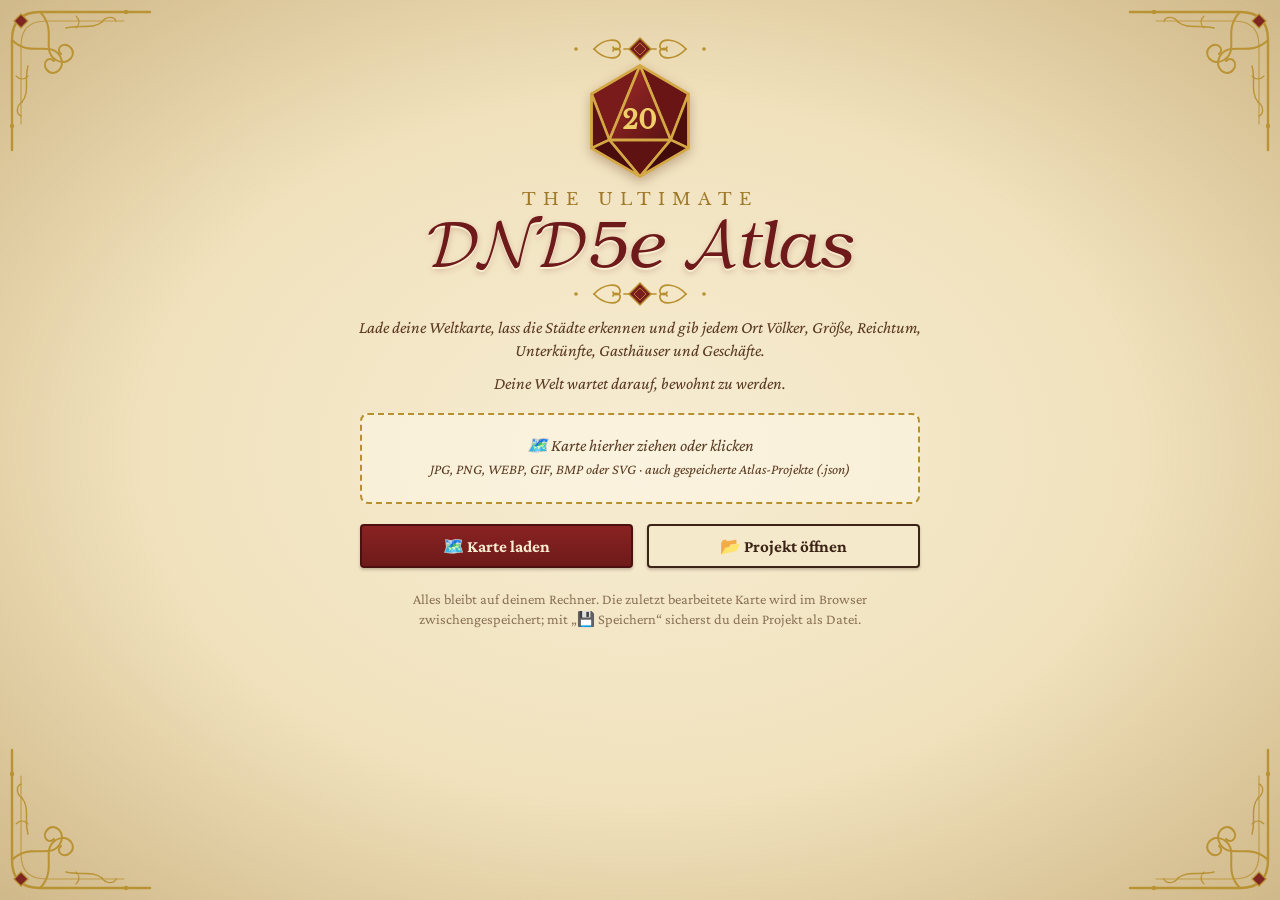
<file: tools/DND5e_Atlas.html>
<!DOCTYPE html>
<html lang="de">
<head>
<meta charset="utf-8">
<meta name="viewport" content="width=device-width, initial-scale=1">
<title>The Ultimate DND5e Atlas</title>
<style>@font-face{font-family:'EB Title';font-weight:normal;font-style:normal;font-display:swap;src:url([data-uri]) format('woff')}
@font-face{font-family:'EB Kicker';font-weight:normal;font-style:normal;font-display:swap;src:url([data-uri]) format('woff')}
@font-face{font-family:'EB Body';font-weight:normal;font-style:normal;font-display:swap;src:url([data-uri]) format('woff')}
@font-face{font-family:'EB Body';font-weight:normal;font-style:italic;font-display:swap;src:url([data-uri]) format('woff')}
@font-face{font-family:'EB Body';font-weight:bold;font-style:normal;font-display:swap;src:url([data-uri]) format('woff')}
:root{--bg1:#f6ecd2;--bg2:#e9d6a8;--gold:#b8902f;--gold2:#a07a2a;--bur:#6e1a1a;--bur2:#8a2222;--ink:#3b2416;--ink2:#5a3a22;--cream:#f5e9cc;--card:#fbf4e2;--line:#d8c193;--ok:#2e7d32;--fail:#8a0303;--muted:#8a7155;
--fT:'Almendra','Fondamento','EB Title',serif;--fK:'Cinzel','EB Kicker',serif;--fB:'Crimson Text','EB Body','Book Antiqua',Georgia,serif}
*{box-sizing:border-box}
html,body{margin:0;height:100%}
html{background:#efe0bd}
body{background:radial-gradient(ellipse at center,var(--bg1) 0%,#f1e2bd 55%,var(--bg2) 100%) fixed;color:var(--ink);font-family:var(--fB);font-size:17px;line-height:1.35;overflow:hidden}
body.home{overflow:auto}
button,input,select,textarea{font-family:inherit;font-size:inherit;color:inherit}
h1,h2,h3{font-family:var(--fT);color:var(--bur);font-weight:normal;margin:0}
.kicker{font-family:var(--fK);letter-spacing:.32em;color:var(--gold2);font-size:.8em;text-transform:uppercase}
.muted{color:var(--muted)} .small{font-size:.85em} .tiny{font-size:.75em}
.btn{border:2px solid var(--ink);background:var(--cream);border-radius:4px;padding:.32em .75em;font-weight:700;cursor:pointer;box-shadow:0 2px 3px rgba(59,36,22,.25);transition:transform .08s,box-shadow .08s;white-space:nowrap}
.btn:hover{transform:translateY(-1px);box-shadow:0 3px 6px rgba(59,36,22,.3)} .btn:active{transform:translateY(1px)}
.btn.primary{background:linear-gradient(#8a2222,#6e1a1a);color:#f8ecd0;border-color:#4d1010}
.btn.gold{background:linear-gradient(#d2ac4f,#a07a2a);color:#2b1a0e;border-color:#6f531b}
.btn.sm{padding:.15em .5em;font-size:.85em;border-width:1.5px}
.btn.on{background:var(--bur);color:var(--cream);border-color:#4d1010}
.btn:disabled{opacity:.45;cursor:not-allowed;transform:none}
input[type=number],input[type=text],input[type=search],select,textarea{background:#fffaf0;border:1.5px solid #b49a6a;border-radius:4px;padding:.2em .35em}
input[type=number]{width:5.5em}
textarea{width:100%;min-height:4.5em;resize:vertical}
input[type=range]{accent-color:var(--bur)}
.corner{position:fixed;width:150px;height:150px;pointer-events:none;opacity:.95;z-index:0}
.corner.tl{top:6px;left:6px}.corner.tr{top:6px;right:6px;transform:scaleX(-1)}.corner.bl{bottom:6px;left:6px;transform:scaleY(-1)}.corner.br{bottom:6px;right:6px;transform:scale(-1,-1)}
body.home::before{content:"";position:fixed;inset:0;pointer-events:none;z-index:0;background:radial-gradient(ellipse at center,transparent 55%,rgba(120,80,30,.22) 100%)}
.divider{display:block;margin:0 auto;width:min(520px,80vw);height:26px}
.d20{width:118px;height:118px;margin:0 auto;display:block;filter:drop-shadow(0 4px 6px rgba(80,30,10,.3))}
/* Willkommen */
.welcome{text-align:center;padding:4vh 1em;position:relative;z-index:1}
.welcome h1{font-size:clamp(40px,6vw,66px);line-height:1.05;text-shadow:0 2px 0 rgba(255,245,215,.8),0 3px 6px rgba(110,26,26,.25)}
.welcome .kicker{font-size:17px;letter-spacing:.42em}
.welcome .sub{font-style:italic;color:var(--ink2);max-width:640px;margin:.6em auto}
.grid2{display:grid;grid-template-columns:1fr 1fr;gap:.8em;max-width:560px;margin:1.2em auto}
.grid2 .btn{padding:.6em .8em}
.drop{border:2px dashed var(--gold);border-radius:8px;padding:1.2em;margin:1em auto;max-width:560px;color:var(--ink2);font-style:italic;cursor:pointer;background:rgba(255,250,235,.5)}
.drop.over{background:rgba(184,144,47,.2)}
.resume{max-width:560px;margin:.8em auto;border:1.5px solid var(--line);border-radius:8px;background:var(--card);padding:.6em .8em;display:flex;align-items:center;gap:.7em;text-align:left}
.resume img{width:76px;height:56px;object-fit:cover;border:1px solid var(--line);border-radius:4px;background:#fff}
/* Arbeitsansicht */
#app{height:100%}
.work{display:grid;grid-template-rows:auto 1fr;height:100vh}
.top{display:flex;align-items:center;gap:.45em;padding:.35em .7em;background:linear-gradient(#f8efd9,#efdfb8);border-bottom:2px solid var(--gold);flex-wrap:wrap;position:relative;z-index:20}
.brand{display:flex;align-items:center;gap:.35em;cursor:pointer;margin-right:.3em}
.brand svg{width:32px;height:32px}
.brand b{font-family:var(--fT);color:var(--bur);font-size:1.2em;font-weight:normal}
.sep{width:1px;align-self:stretch;background:var(--line);margin:0 .15em}
.sp{flex:1}
.body{display:grid;grid-template-columns:260px 1fr auto;min-height:0}
.list{border-right:2px solid var(--line);background:rgba(251,244,226,.85);display:flex;flex-direction:column;min-height:0}
.list .hd{padding:.5em .6em;border-bottom:1px solid var(--line);display:flex;flex-direction:column;gap:.35em}
.list .hd input,.list .hd select{width:100%}
.list .items{overflow:auto;flex:1}
.it{display:flex;align-items:center;gap:.45em;padding:.25em .6em;border-bottom:1px dotted var(--line);cursor:pointer}
.it:hover{background:#f3e4c0}
.it.sel{background:#ead1b0;box-shadow:inset 3px 0 0 var(--bur)}
.it .nm{flex:1;min-width:0;overflow:hidden;text-overflow:ellipsis;white-space:nowrap;font-weight:700}
.it .ty{font-size:.75em;color:var(--ink2)}
.dot{width:12px;height:12px;border-radius:50%;border:1.5px solid #2b1a0e;flex:none}
.dot.sq{border-radius:2px}
.legend{padding:.4em .6em;border-top:1px solid var(--line);font-size:.78em;display:flex;flex-wrap:wrap;gap:.2em .7em}
.legend span{display:inline-flex;align-items:center;gap:.3em}
.mapwrap{position:relative;overflow:hidden;background:#d9c9a3;cursor:grab;min-width:0;touch-action:none}
.mapwrap.pan{cursor:grabbing}
.mapwrap.add,.mapwrap.pick{cursor:crosshair}
.stage{position:absolute;left:0;top:0;transform-origin:0 0;will-change:transform}
.stage img{display:block;user-select:none;-webkit-user-drag:none;pointer-events:none;image-rendering:auto}
.ovl{position:absolute;inset:0;width:100%;height:100%;overflow:visible;pointer-events:none}
.ovl .mk{pointer-events:auto}
.lsvg{position:absolute;left:0;top:0;overflow:visible}
.lb{cursor:move}
.lbbox{fill:rgba(255,217,106,.12);stroke:#8a2222}
.hd .seg button{font-size:.85em}
.mk{cursor:pointer}
.mk .ring{fill:none;stroke:#fff6d8;stroke-width:2}
.mk .core{stroke:#2b1a0e;stroke-width:1.6}
.mk .hollow{fill:rgba(0,0,0,0);stroke-width:2.6;pointer-events:all}
.mk .hollow2{fill:none;stroke:#fff6d8;stroke-width:5}
.mk .ghost{fill:rgba(0,0,0,0);stroke:none;pointer-events:all}
.mk-none:hover .ghost{stroke:#8a2222;stroke-width:1.5;stroke-dasharray:3 2}
.mk.sel .halo{fill:none;stroke:#ffd96a;stroke-width:3.5;filter:drop-shadow(0 0 3px rgba(0,0,0,.6))}
.mk text{font-family:var(--fB);font-weight:700;font-size:13px;fill:#2b1a0e;paint-order:stroke;stroke:#fff6dc;stroke-width:3.4px;stroke-linejoin:round;pointer-events:none}
.mk.prev .core{fill:rgba(46,125,50,.35);stroke:#1b5e20;stroke-dasharray:3 2;stroke-width:2}
.mk.prev.dup .core{fill:rgba(120,120,120,.25);stroke:#666}
.hint{position:absolute;left:50%;top:.6em;transform:translateX(-50%);background:rgba(59,36,22,.9);color:var(--cream);padding:.35em .9em;border-radius:6px;font-size:.92em;z-index:5;pointer-events:none;max-width:90%;text-align:center}
.zoomctl{position:absolute;right:.6em;bottom:.6em;display:flex;flex-direction:column;gap:.3em;z-index:5}
.zoomctl .btn{width:2.2em;padding:.2em 0}
.tip{position:absolute;pointer-events:none;background:rgba(59,36,22,.92);color:var(--cream);padding:.15em .5em;border-radius:4px;font-size:.85em;z-index:6;white-space:nowrap}
/* Eigenschaften */
.panel{width:390px;border-left:2px solid var(--gold);background:var(--card);overflow:auto;box-shadow:-4px 0 12px rgba(90,58,34,.15);padding:.7em .85em 1.2em}
.panel h2{font-size:1.6em;line-height:1.1;display:flex;align-items:center;gap:.3em}
.panel .nameIn{font-family:var(--fT);font-size:1.45em;color:var(--bur);width:100%;background:transparent;border:0;border-bottom:1.5px dashed var(--line);padding:.05em 0}
.panel .nameIn:focus{outline:none;border-bottom-color:var(--gold)}
.fld{margin:.55em 0}
.fld>label,.lbl{font-family:var(--fK);font-size:.74em;letter-spacing:.16em;color:var(--gold2);text-transform:uppercase;display:flex;align-items:center;justify-content:space-between;margin-bottom:.2em}
.seg{display:flex;flex-wrap:wrap;gap:.25em}
.seg button{border:1.5px solid #b49a6a;background:#fffaf0;border-radius:4px;padding:.12em .5em;cursor:pointer;font-weight:700;font-size:.9em}
.seg button:hover{background:#f6e7c5}
.seg button.on{background:var(--bur);color:var(--cream);border-color:#4d1010}
.nums{display:grid;grid-template-columns:1fr auto auto;gap:.3em .4em;align-items:center}
.nums .n{font-weight:700}
.dice{border:1.5px solid #b49a6a;background:#fffaf0;border-radius:4px;cursor:pointer;padding:0 .3em;font-size:1em;line-height:1.5}
.dice:hover{background:#f6e7c5}
.races .rr{display:grid;grid-template-columns:1fr 4.2em auto auto;gap:.3em;align-items:center;margin-bottom:.25em}
.races .rr input[type=text]{min-width:0;width:100%}
.races .rr input[type=number]{width:100%}
.bar{display:flex;height:12px;border-radius:6px;overflow:hidden;border:1px solid #b49a6a;margin:.25em 0}
.bar i{display:block;height:100%}
.sum{font-size:.82em}
.sum.bad{color:var(--fail);font-weight:700}
.x{border:0;background:transparent;cursor:pointer;color:var(--fail);font-weight:700;font-size:1.05em;padding:0 .2em}
.note{background:#fff3cd;border:1px solid #e0c36b;border-radius:5px;padding:.35em .6em;font-size:.88em;margin:.4em 0}
.pfoot{display:flex;gap:.4em;flex-wrap:wrap;margin-top:.8em;border-top:1px solid var(--line);padding-top:.6em}
/* Erkennung */
.detect{position:absolute;left:.6em;top:.6em;width:330px;background:var(--card);border:2px solid var(--gold);border-radius:8px;padding:.6em .7em;z-index:7;box-shadow:0 6px 20px rgba(0,0,0,.3);max-height:calc(100% - 1.2em);overflow:auto}
.detect h3{font-size:1.25em;display:flex;justify-content:space-between;align-items:center}
.detect .row{display:flex;gap:.4em;align-items:center;flex-wrap:wrap;margin:.35em 0}
.detect .row label{flex:1;font-size:.9em}
.detect input[type=range]{width:100%}
.swatch{width:38px;height:38px;border:1.5px solid var(--ink);border-radius:4px;background:#fff;image-rendering:pixelated;flex:none}
.cnt{font-family:var(--fT);color:var(--bur);font-size:1.5em}
/* Dialog / Toast */
.modal{position:fixed;inset:0;background:rgba(40,22,10,.55);z-index:50;display:flex;align-items:flex-start;justify-content:center;overflow:auto;padding:6vh 1em}
.dlg{background:var(--card);border:2px solid var(--gold);border-radius:10px;max-width:640px;width:100%;padding:1em 1.2em;box-shadow:0 10px 40px rgba(0,0,0,.4)}
.dlg h2{font-size:1.6em;text-align:center;margin-bottom:.4em}
.dlg .foot{display:flex;gap:.5em;justify-content:flex-end;margin-top:1em;flex-wrap:wrap}
.dlg table{border-collapse:collapse;width:100%;font-size:.92em}
.dlg td{padding:.15em .3em;border-bottom:1px dotted var(--line)}
.toast{position:fixed;bottom:1em;left:50%;transform:translateX(-50%);background:var(--ink);color:var(--cream);padding:.5em 1em;border-radius:6px;z-index:80;box-shadow:0 4px 14px rgba(0,0,0,.35)}
.busy{position:fixed;inset:0;background:rgba(40,22,10,.35);z-index:90;display:flex;align-items:center;justify-content:center}
.busy div{background:var(--card);border:2px solid var(--gold);border-radius:8px;padding:.8em 1.4em;font-family:var(--fT);color:var(--bur);font-size:1.3em}
.hidden{display:none!important}
kbd{border:1px solid #b49a6a;border-bottom-width:2px;border-radius:3px;padding:0 .3em;font-size:.85em;background:#fffaf0}
@media(max-width:1100px){.body{grid-template-columns:210px 1fr auto}.panel{width:330px}}
@media(max-width:800px){.body{grid-template-columns:1fr}.list{display:none}.panel{position:absolute;right:0;top:0;bottom:0;width:min(390px,92vw);z-index:8}.body{position:relative}.corner{width:70px;height:70px}}
/* PoI und Stadtkarte */
.plist{max-height:260px;overflow:auto;border:1px solid var(--line);border-radius:5px;background:#fffaf0;margin-top:.25em}
.prow{display:flex;align-items:center;gap:.4em;padding:.15em .45em;border-bottom:1px dotted var(--line);cursor:pointer;font-size:.92em}
.prow:hover{background:#f3e4c0}.prow.on{background:#ead1b0;box-shadow:inset 3px 0 0 var(--bur)}
.prow b{flex:1;min-width:0;overflow:hidden;text-overflow:ellipsis;white-space:nowrap}.prow i{font-style:normal;font-size:.8em;color:var(--ink2);white-space:nowrap}
.prow .num{color:#fff;border-radius:50%;min-width:1.5em;height:1.5em;display:inline-flex;align-items:center;justify-content:center;font-size:.8em;font-weight:700}
.ped{padding:.4em .5em .5em;background:#f6e9c9;border-bottom:1px solid var(--line);display:flex;flex-direction:column;gap:.3em}
.pgrid{display:grid;grid-template-columns:auto 1fr;gap:.25em .5em;align-items:center;font-size:.9em}.pgrid select,.pgrid input{width:100%;min-width:0}
.dlg.cmapD{max-width:1280px}
.cmapG{display:grid;grid-template-columns:1fr 330px;gap:.8em;margin-top:.5em;align-items:start}
.cmapV{position:relative;border:2px solid var(--gold);border-radius:6px;overflow:hidden;line-height:0}.cmapV.placing{cursor:crosshair}
.cmapV img{width:100%;height:auto;display:block}.cmapV svg{position:absolute;inset:0;width:100%;height:100%}
.pin{cursor:pointer}.pin circle{stroke:#fff6d8;stroke-width:2.5}.pin text{fill:#fff;font-weight:700;text-anchor:middle;font-family:var(--fB);pointer-events:none}
.pin.on circle{stroke:#ffd96a;stroke-width:6}
.cmapS{max-height:76vh;overflow:auto}
@media(max-width:900px){.cmapG{grid-template-columns:1fr}}
</style>
</head>
<body>
<div id="app"></div>
<script>/* DND5e Atlas – Stammdaten und Vorschlagswerte */
(function (W) {
'use strict';
const TYPES = ['Weiler', 'Dorf', 'Ortschaft', 'Kleinstadt', 'Stadt', 'Großstadt', 'Metropole', 'Festung'];
const DENS = ['niedrig', 'mittel', 'hoch', 'sehr hoch'];
const WEALTH = ['arm', 'normal', 'reich', 'fürstlich'];
const RACES = ['Mensch', 'Zwerg', 'Elf', 'Halbling', 'Drachenblütiger', 'Gnom', 'Halbelf', 'Halbork', 'Tiefling'];
const RACE_W = { Mensch: 50, Halbling: 12, Zwerg: 12, Elf: 10, Halbelf: 8, Gnom: 6, Halbork: 5, Drachenblütiger: 3, Tiefling: 3 };
const RACE_COL = { Mensch: '#b5835a', Zwerg: '#7a4a2a', Elf: '#4f8a4a', Halbling: '#c9a13b', Drachenblütiger: '#a8322d', Gnom: '#5b7fb0', Halbelf: '#7fae7a', Halbork: '#5f6b3a', Tiefling: '#7a3a8a' };
const EXTRA_COL = ['#8a6f9e', '#4f8f8f', '#a0705a', '#6a7f4a', '#9a5a7a', '#5a6a9a'];
/* Einwohnerspanne je Art (log-skaliert, Bevölkerungsdichte wählt den Bereich) */
const POP = { Weiler: [20, 80], Dorf: [80, 400], Ortschaft: [400, 1000], Kleinstadt: [1000, 5000], Stadt: [5000, 15000], 'Großstadt': [15000, 40000], Metropole: [40000, 120000], Festung: [150, 2000] };
const DENS_Q = { niedrig: [0, .35], mittel: [.25, .65], hoch: [.55, .9], 'sehr hoch': [.8, 1] };
const WF = { arm: .55, normal: 1, reich: 1.35, 'fürstlich': 1.75 };
const NRACES = { Weiler: [1, 2], Dorf: [1, 2], Ortschaft: [1, 3], Kleinstadt: [2, 3], Stadt: [2, 4], 'Großstadt': [3, 5], Metropole: [4, 7], Festung: [1, 3] };
const R_SIZE = { Weiler: 4.5, Dorf: 5.5, Ortschaft: 6.5, Kleinstadt: 7.5, Stadt: 8.5, 'Großstadt': 10, Metropole: 11.5, Festung: 8 };
const W_COL = { arm: '#8c7a62', normal: '#8a2222', reich: '#d2ac4f', 'fürstlich': '#6b2d8f' };
const TYPE_DESC = {
  Weiler: 'Eine Handvoll Höfe', Dorf: 'Bauern, Schmied, vielleicht eine Taverne', Ortschaft: 'Markt und einige Handwerker',
  Kleinstadt: 'Stadtmauer oder Palisade, Wochenmarkt', Stadt: 'Gilden, Tempel, Stadtwache', 'Großstadt': 'Viertel, Paläste, Hafen oder Handelsstraße',
  Metropole: 'Hauptstadt eines Reiches', Festung: 'Burg oder Garnison mit Tross'
};

const rnd = (a, b) => a + Math.random() * (b - a);
const rint = (a, b) => Math.floor(rnd(a, b + 1));
const sround = x => Math.floor(x) + (Math.random() < x % 1 ? 1 : 0);

function suggestPop(c) {
  const [lo, hi] = POP[c.type] || POP.Ortschaft; const [a, b] = DENS_Q[c.density] || DENS_Q.mittel;
  const v = lo * Math.pow(hi / lo, rnd(a, b));
  const mag = Math.pow(10, Math.max(0, Math.floor(Math.log10(v)) - 1));
  return Math.max(1, Math.round(v / mag) * mag);
}
function suggestNums(c) {
  const pop = c.pop > 0 ? c.pop : suggestPop(c);
  const wf = WF[c.wealth] || 1; const r = () => rnd(.75, 1.25);
  let lod = pop / 900 * (.8 + .2 * wf) * r(), res = pop / 600 * wf * r(), shop = pop / 160 * Math.pow(wf, 1.3) * r();
  if (c.type === 'Festung') { lod *= .4; res *= .5; shop *= .4; }
  const ti = TYPES.indexOf(c.type);
  let L = sround(lod), R = sround(res), S = sround(shop);
  if (ti >= 1) { L = Math.max(1, L); R = Math.max(1, R); }
  if (ti >= 2 && ti < 7) S = Math.max(2, S);
  if (ti === 0 && Math.random() < .3) R = Math.max(R, 1);
  return { lodging: L, restaurants: R, shops: S };
}
function pickWeighted(pool) { const tot = pool.reduce((s, x) => s + x[1], 0); let v = Math.random() * tot; for (const x of pool) { v -= x[1]; if (v <= 0) return x[0]; } return pool[pool.length - 1][0]; }
function suggestRaces(c) {
  const [a, b] = NRACES[c.type] || [1, 3]; const n = rint(a, b);
  const pool = Object.entries(RACE_W); const picked = [];
  // Hauptvolk: Gewichte quadriert, damit häufige Völker meist die Mehrheit stellen
  picked.push(pickWeighted(pool.map(x => [x[0], x[1] * x[1]]))); pool.splice(pool.findIndex(x => x[0] === picked[0]), 1);
  while (picked.length < n && pool.length) { const k = pickWeighted(pool); picked.push(k); pool.splice(pool.findIndex(x => x[0] === k), 1); }
  if (n === 1) return [{ n: picked[0], p: 100 }];
  const prim = n === 2 ? rnd(60, 92) : rnd(40, 80);
  const rest = picked.slice(1).map(() => rnd(.3, 1)); const rs = rest.reduce((s, x) => s + x, 0);
  return normalize([{ n: picked[0], p: prim }].concat(picked.slice(1).map((k, i) => ({ n: k, p: (100 - prim) * rest[i] / rs }))));
}
/* Ganzzahlige Anteile, Summe 100 (größter Rest) */
function normalize(list) {
  const valid = list.filter(r => r.n && +r.p > 0); const tot = valid.reduce((s, r) => s + +r.p, 0);
  if (!tot) return list;
  const raw = valid.map(r => ({ n: r.n, v: +r.p * 100 / tot })); raw.forEach(r => { r.p = Math.floor(r.v); });
  let left = 100 - raw.reduce((s, r) => s + r.p, 0);
  raw.slice().sort((x, y) => (y.v % 1) - (x.v % 1)).forEach(r => { if (left > 0) { r.p++; left--; } });
  return raw.map(r => ({ n: r.n, p: r.p })).filter(r => r.p > 0).sort((x, y) => y.p - x.p);
}
function newCity(x, y, o) {
  o = o || {};
  const c = { id: 'c' + Date.now().toString(36) + Math.random().toString(36).slice(2, 6), x, y, name: o.name || '', type: o.type || 'Ortschaft', density: o.density || 'mittel', wealth: o.wealth || 'normal', races: [], pop: 0, lodging: 0, restaurants: 0, shops: 0, notes: '', manual: false, src: o.src || 'hand' };
  reroll(c, true); return c;
}
function reroll(c, races) { c.pop = suggestPop(c); Object.assign(c, suggestNums(c)); if (races) c.races = suggestRaces(c); }
const raceColor = (n, i) => RACE_COL[n] || EXTRA_COL[i % EXTRA_COL.length];

W.AT_DATA = { TYPES, DENS, WEALTH, RACES, POP, R_SIZE, W_COL, TYPE_DESC, suggestPop, suggestNums, suggestRaces, normalize, newCity, reroll, raceColor, rint };
})(window);

/* DND5e Atlas – Städteerkennung (Rasterbilder und SVG) */
(function (W) {
'use strict';

/* ---------- Arbeitsbild ---------- */
function makeWork(img, natW, natH, maxDim) {
  const sc = Math.min(1, maxDim / Math.max(natW, natH));
  const w = Math.max(1, Math.round(natW * sc)), h = Math.max(1, Math.round(natH * sc));
  const cv = document.createElement('canvas'); cv.width = w; cv.height = h;
  const g = cv.getContext('2d', { willReadFrequently: true });
  g.fillStyle = '#ffffff'; g.fillRect(0, 0, w, h);
  g.drawImage(img, 0, 0, w, h);
  const d = g.getImageData(0, 0, w, h).data;
  const gray = new Float32Array(w * h);
  for (let i = 0, p = 0; p < w * h; p++, i += 4) gray[p] = .299 * d[i] + .587 * d[i + 1] + .114 * d[i + 2];
  return { w, h, sc, d, gray };
}
const dist2 = (d, i, c) => { const r = d[i] - c[0], g = d[i + 1] - c[1], b = d[i + 2] - c[2]; return r * r + g * g + b * b; };

function maskFor(wk, col, tol) {
  const n = wk.w * wk.h, m = new Uint8Array(n), t2 = tol * tol, d = wk.d;
  for (let p = 0, i = 0; p < n; p++, i += 4) if (dist2(d, i, col) <= t2) m[p] = 1;
  return m;
}
/* Zusammenhängende Flächen (Lücken bis 1 px werden überbrückt, z. B. bei JPG-Artefakten) */
function components(wk, m, maxArea) {
  const w = wk.w, h = wk.h, lab = new Int32Array(w * h), out = [], st = new Int32Array(w * h);
  let id = 0;
  for (let s = 0; s < w * h; s++) {
    if (!m[s] || lab[s]) continue;
    id++; let sp = 0; st[sp++] = s; lab[s] = id;
    let area = 0, sx = 0, sy = 0, x0 = w, y0 = h, x1 = 0, y1 = 0, big = false;
    while (sp) {
      const p = st[--sp], x = p % w, y = (p - x) / w;
      area++; sx += x; sy += y; if (x < x0) x0 = x; if (x > x1) x1 = x; if (y < y0) y0 = y; if (y > y1) y1 = y;
      for (let dy = -2; dy <= 2; dy++) {
        const yy = y + dy; if (yy < 0 || yy >= h) continue;
        for (let dx = -2; dx <= 2; dx++) {
          const xx = x + dx; if (xx < 0 || xx >= w) continue;
          const q = yy * w + xx; if (m[q] && !lab[q]) { lab[q] = id; st[sp++] = q; }
        }
      }
    }
    if (maxArea && area > maxArea) big = true;
    const bw = x1 - x0 + 1, bh = y1 - y0 + 1;
    out.push({ id, area, cx: sx / area, cy: sy / area, x0, y0, bw, bh, fill: area / (bw * bh), asp: bw / bh, big, edge: x0 === 0 || y0 === 0 || x1 === w - 1 || y1 === h - 1 });
  }
  out.lab = lab;
  return out;
}

/* ---------- Beispiel-Symbol ---------- */
function pickExample(wk, wx, wy, tol) {
  const w = wk.w, h = wk.h, d = wk.d;
  wx = Math.round(wx); wy = Math.round(wy);
  if (wx < 0 || wy < 0 || wx >= w || wy >= h) return { err: 'Außerhalb der Karte.' };
  // Umgebungsfarbe (Ring) bestimmen, dann den Pixel nahe dem Klick, der am stärksten abweicht
  let ar = 0, ag = 0, ab = 0, an = 0;
  for (let a = 0; a < 32; a++) { const t = a / 32 * Math.PI * 2; for (const r of [11, 14]) { const x = Math.round(wx + Math.cos(t) * r), y = Math.round(wy + Math.sin(t) * r); if (x < 0 || y < 0 || x >= w || y >= h) continue; const i = (y * w + x) * 4; ar += d[i]; ag += d[i + 1]; ab += d[i + 2]; an++; } }
  const bg = an ? [ar / an, ag / an, ab / an] : [255, 255, 255];
  let best = -1, bp = wy * w + wx;
  for (let dy = -4; dy <= 4; dy++) for (let dx = -4; dx <= 4; dx++) {
    const x = wx + dx, y = wy + dy; if (x < 0 || y < 0 || x >= w || y >= h || dx * dx + dy * dy > 16) continue;
    const p = y * w + x, v = dist2(d, p * 4, bg) - (dx * dx + dy * dy) * 6; if (v > best) { best = v; bp = p; }
  }
  const col = [d[bp * 4], d[bp * 4 + 1], d[bp * 4 + 2]];
  // Flutfüllung ab dem Startpunkt
  const lim = Math.max(400, Math.round(w * h * .002)), t2 = tol * tol, seen = new Uint8Array(w * h), st = [bp];
  seen[bp] = 1; let area = 0, sx = 0, sy = 0, x0 = w, y0 = h, x1 = 0, y1 = 0;
  while (st.length) {
    const p = st.pop(), x = p % w, y = (p - x) / w; area++; sx += x; sy += y;
    if (x < x0) x0 = x; if (x > x1) x1 = x; if (y < y0) y0 = y; if (y > y1) y1 = y;
    if (area > lim) return { err: 'Das angeklickte Symbol ist zu groß oder geht in den Hintergrund über. Bitte genauer auf ein Stadtsymbol klicken oder die Farbtoleranz senken.' };
    for (let dy = -2; dy <= 2; dy++) for (let dx = -2; dx <= 2; dx++) {
      const xx = x + dx, yy = y + dy; if (xx < 0 || yy < 0 || xx >= w || yy >= h) continue;
      const q = yy * w + xx; if (!seen[q] && dist2(d, q * 4, col) <= t2) { seen[q] = 1; st.push(q); }
    }
  }
  const bw = x1 - x0 + 1, bh = y1 - y0 + 1;
  const tpl = { col, area, bw, bh, fill: area / (bw * bh), asp: bw / bh, cx: sx / area, cy: sy / area, wx, wy, tol };
  tpl.patch = patchAt(wk, tpl.cx, tpl.cy, Math.max(5, bw + 4), Math.max(5, bh + 4));
  tpl.bx = x0 + bw / 2; tpl.by = y0 + bh / 2;
  return { tpl };
}
function patchAt(wk, cx, cy, pw, ph) {
  const a = new Float32Array(pw * ph), ox = Math.round(cx - pw / 2), oy = Math.round(cy - ph / 2);
  for (let y = 0; y < ph; y++) for (let x = 0; x < pw; x++) {
    const xx = Math.min(wk.w - 1, Math.max(0, ox + x)), yy = Math.min(wk.h - 1, Math.max(0, oy + y));
    a[y * pw + x] = wk.gray[yy * wk.w + xx];
  }
  return { a, pw, ph };
}
function ncc(p, q) {
  const n = p.a.length; let ma = 0, mb = 0; for (let i = 0; i < n; i++) { ma += p.a[i]; mb += q.a[i]; } ma /= n; mb /= n;
  let s = 0, sa = 0, sb = 0; for (let i = 0; i < n; i++) { const x = p.a[i] - ma, y = q.a[i] - mb; s += x * y; sa += x * x; sb += y * y; }
  return sa && sb ? s / Math.sqrt(sa * sb) : 0;
}
function bestNcc(wk, tpl, cx, cy) {
  let b = -1; for (let dy = -1; dy <= 1; dy++) for (let dx = -1; dx <= 1; dx++) b = Math.max(b, ncc(tpl.patch, patchAt(wk, cx + dx, cy + dy, tpl.patch.pw, tpl.patch.ph)));
  return b;
}
/* Maske um einen Punkt herum (Symbol + Umgebung) */
function binAt(wk, m, cx, cy, pw, ph) {
  const a = new Uint8Array(pw * ph), ox = Math.round(cx - pw / 2), oy = Math.round(cy - ph / 2);
  for (let y = 0; y < ph; y++) for (let x = 0; x < pw; x++) { const xx = ox + x, yy = oy + y; if (xx >= 0 && yy >= 0 && xx < wk.w && yy < wk.h) a[y * pw + x] = m[yy * wk.w + xx]; }
  return a;
}
function iou(a, b) { let i = 0, u = 0; for (let k = 0; k < a.length; k++) { if (a[k] && b[k]) i++; if (a[k] || b[k]) u++; } return u ? i / u : 0; }
/* Anteil gleichfarbiger Pixel rund um ein Symbol: echte Stadtsymbole stehen frei, Flächen/Landstriche nicht */
function ringRatio(wk, m, c, mg) {
  const x0 = Math.max(0, c.x0 - mg), y0 = Math.max(0, c.y0 - mg), x1 = Math.min(wk.w - 1, c.x0 + c.bw - 1 + mg), y1 = Math.min(wk.h - 1, c.y0 + c.bh - 1 + mg);
  let n = 0, tot = 0;
  for (let y = y0; y <= y1; y++) for (let x = x0; x <= x1; x++) { if (x >= c.x0 && x < c.x0 + c.bw && y >= c.y0 && y < c.y0 + c.bh) continue; tot++; if (m[y * wk.w + x]) n++; }
  return tot ? n / tot : 0;
}
/* Form des Symbols selbst (nur die eigene Fläche) */
function compBin(wk, lab, c, pw, ph) {
  const a = new Uint8Array(pw * ph), ox = Math.round(c.x0 + c.bw / 2 - pw / 2), oy = Math.round(c.y0 + c.bh / 2 - ph / 2);
  for (let y = 0; y < ph; y++) for (let x = 0; x < pw; x++) { const xx = ox + x, yy = oy + y; if (xx >= 0 && yy >= 0 && xx < wk.w && yy < wk.h && lab[yy * wk.w + xx] === c.id) a[y * pw + x] = 1; }
  return a;
}
/* Formvergleich mit 1 px Toleranz: Anteil der Pixel, die im anderen Symbol einen Nachbarn haben */
function shiftIou(a, b, pw, ph) {
  const near = (m, x, y) => { for (let dy = -1; dy <= 1; dy++) for (let dx = -1; dx <= 1; dx++) { const xx = x + dx, yy = y + dy; if (xx >= 0 && yy >= 0 && xx < pw && yy < ph && m[yy * pw + xx]) return true; } return false; };
  let best = 0;
  for (let sy = -1; sy <= 1; sy++) for (let sx = -1; sx <= 1; sx++) {
    let na = 0, ha = 0, nb = 0, hb = 0;
    for (let y = 0; y < ph; y++) for (let x = 0; x < pw; x++) {
      if (a[y * pw + x]) { na++; if (near(b, x + sx, y + sy)) ha++; }
      if (b[y * pw + x]) { nb++; if (near(a, x - sx, y - sy)) hb++; }
    }
    if (na && nb) best = Math.max(best, Math.min(ha / na, hb / nb));
  }
  return best;
}
/* Farbe direkt am Rand des Symbols (z. B. schwarze Umrandung) und die Farbe weiter außen */
function edgeColors(wk, lab, c, mg) {
  const w = wk.w, h = wk.h, d = wk.d, e = [0, 0, 0, 0], o = [0, 0, 0, 0];
  const x0 = Math.max(0, c.x0 - mg - 2), y0 = Math.max(0, c.y0 - mg - 2), x1 = Math.min(w - 1, c.x0 + c.bw + mg + 1), y1 = Math.min(h - 1, c.y0 + c.bh + mg + 1);
  for (let y = y0; y <= y1; y++) for (let x = x0; x <= x1; x++) {
    const p = y * w + x; if (lab[p] === c.id) continue;
    let near = false;
    for (let dy = -2; dy <= 2 && !near; dy++) for (let dx = -2; dx <= 2; dx++) { const xx = x + dx, yy = y + dy; if (xx >= 0 && yy >= 0 && xx < w && yy < h && lab[yy * w + xx] === c.id) { near = true; break; } }
    const out = x < c.x0 - mg || x >= c.x0 + c.bw + mg || y < c.y0 - mg || y >= c.y0 + c.bh + mg;
    const t = near ? e : out ? o : null; if (!t) continue;
    t[0] += d[p * 4]; t[1] += d[p * 4 + 1]; t[2] += d[p * 4 + 2]; t[3]++;
  }
  const f = t => t[3] ? [t[0] / t[3], t[1] / t[3], t[2] / t[3]] : null;
  return { edge: f(e), outer: f(o) };
}
const cd = (a, b) => a && b ? Math.hypot(a[0] - b[0], a[1] - b[1], a[2] - b[2]) : 999;
/* Ähnliche Symbole suchen; strict 0..1
   Prüft: Größe/Seitenverhältnis/Füllgrad, Form (Maskenvergleich), Helligkeitsmuster,
   Randfarbe (Umrandung) und – bei Symbolen ohne Umrandung – dass das Symbol frei steht. */
function findSimilar(wk, tpl, tol, strict, dbg) {
  const m = maskFor(wk, tpl.col, tol), comps = components(wk, m, 0), lab = comps.lab;
  let tc = null, bd = 1e9;
  comps.forEach(c => { const dd = Math.hypot(c.x0 + c.bw / 2 - tpl.bx, c.y0 + c.bh / 2 - tpl.by); if (dd < bd && c.area >= tpl.area * .5) { bd = dd; tc = c; } });
  if (!tc) return [];
  const sz = Math.max(tc.bw, tc.bh), mg = Math.max(3, Math.round(sz * .6));
  const pw = tc.bw + 4, ph = tc.bh + 4, tb = compBin(wk, lab, tc, pw, ph);
  const te = edgeColors(wk, lab, tc, mg), outlined = cd(te.edge, te.outer) > 55;
  const f = 1.4 + (1 - strict) * 2.2, aspT = .18 + (1 - strict) * .6, fillT = .08 + (1 - strict) * .3, nccT = .3 + strict * .5, iouT = .55 + strict * .35;
  const edgeT = 40 + (1 - strict) * 50, ringMax = Math.min(.6, ringRatio(wk, m, tc, mg) * 1.6 + .06 + (1 - strict) * .12);
  let hits = comps.filter(c => c.area >= tc.area / f && c.area <= tc.area * f && Math.abs(Math.log(c.asp / tc.asp)) <= aspT && Math.abs(c.fill - tc.fill) <= fillT);
  if (dbg) dbg.push(['size', hits.length, outlined, te]);
  if (dbg) dbg.push(['ious', hits.map(c => +shiftIou(tb, compBin(wk, lab, c, pw, ph), pw, ph).toFixed(2)).join(' ')]);
  hits = hits.filter(c => shiftIou(tb, compBin(wk, lab, c, pw, ph), pw, ph) >= iouT);
  if (dbg) dbg.push(['iou', hits.length]);
  if (dbg) dbg.push(['edges', hits.map(c => { const e = edgeColors(wk, lab, c, mg); return Math.round(cd(e.edge, te.edge)) + '/' + Math.round(cd(e.edge, e.outer)); }).join(' ')]);
  hits = hits.filter(c => { const e = edgeColors(wk, lab, c, mg); return outlined ? cd(e.edge, te.edge) <= edgeT && cd(e.edge, e.outer) > 35 : ringRatio(wk, m, c, mg) <= ringMax; });
  if (dbg) dbg.push(['edge', hits.length, 'ncc', hits.map(c => +bestNcc(wk, tpl, c.cx, c.cy).toFixed(2)).join(' ')]);
  if (tpl.area >= 10) hits = hits.filter(c => bestNcc(wk, tpl, c.cx, c.cy) >= nccT);
  return mergeClose(hits, Math.max(tpl.bw, tpl.bh) * .9).map(c => ({ x: c.cx / wk.sc, y: c.cy / wk.sc, size: Math.max(c.bw, c.bh) / wk.sc }));
}
function mergeClose(list, r) {
  const out = []; const r2 = r * r;
  list.slice().sort((a, b) => b.area - a.area).forEach(c => { if (!out.some(o => (o.cx - c.cx) ** 2 + (o.cy - c.cy) ** 2 < r2)) out.push(c); });
  return out;
}

/* Gruppe gleichartiger Flecken prüfen: alle müssen dem typischsten Exemplar in Größe, Form und Randfarbe gleichen */
function verifyGroup(wk, lab, list) {
  if (list.length < 3) return list;
  const md = k => list.map(c => c[k]).sort((a, b) => a - b)[list.length >> 1];
  const mA = md('area'), mF = md('fill'), mR = md('asp');
  const proto = list.slice().sort((a, b) => (Math.abs(a.area / mA - 1) + Math.abs(a.fill - mF) + Math.abs(Math.log(a.asp / mR))) - (Math.abs(b.area / mA - 1) + Math.abs(b.fill - mF) + Math.abs(Math.log(b.asp / mR))))[0];
  const pw = Math.max(proto.bw, 3) + 4, ph = Math.max(proto.bh, 3) + 4, pb = compBin(wk, lab, proto, pw, ph);
  const mg = Math.max(3, Math.round(Math.max(proto.bw, proto.bh) * .6)), pe = edgeColors(wk, lab, proto, mg);
  return list.filter(c => c.area >= proto.area * .6 && c.area <= proto.area * 1.65 && shiftIou(pb, compBin(wk, lab, c, pw, ph), pw, ph) >= .8 && cd(edgeColors(wk, lab, c, mg).edge, pe.edge) <= 45);
}
/* ---------- Vollautomatisch: häufigste kompakte Symbolfarbe ---------- */
function autoDetect(wk, dbg) {
  const n = wk.w * wk.h, d = wk.d, hist = new Map();
  for (let i = 0; i < n * 4; i += 4) { const k = (d[i] >> 4) << 8 | (d[i + 1] >> 4) << 4 | (d[i + 2] >> 4); hist.set(k, (hist.get(k) || 0) + 1); }
  const minA = 6, maxA = Math.max(300, n * .0006);
  let bins = [...hist.entries()].filter(([, c]) => c >= 12 && c <= n * .03).sort((a, b) => b[1] - a[1]);
  const cols = [];
  for (const [k] of bins) {
    const c = [((k >> 8) & 15) * 16 + 8, ((k >> 4) & 15) * 16 + 8, (k & 15) * 16 + 8];
    if (cols.some(o => (o[0] - c[0]) ** 2 + (o[1] - c[1]) ** 2 + (o[2] - c[2]) ** 2 < 30 * 30)) continue;
    cols.push(c); if (cols.length >= 48) break;
  }
  const ranked = [];
  for (const col of cols) {
    const m = maskFor(wk, col, 34);
    const all = components(wk, m, 0), lab = all.lab, comps = all.filter(c => c.area >= 4);
    if (comps.length < 3) continue;
    const kept = comps.filter(c => c.area >= minA && c.area <= maxA && c.bw >= 3 && c.bh >= 3 && c.asp > .55 && c.asp < 1.8 && c.fill > .45 && !c.edge && ringRatio(wk, m, c, Math.max(3, Math.round(Math.max(c.bw, c.bh) * .7))) < .12);
    if (kept.length < 3) continue;
    const ar = kept.map(c => c.area).sort((a, b) => a - b), med = ar[ar.length >> 1];
    let cons = kept.filter(c => c.area >= med / 2.3 && c.area <= med * 2.3);
    cons = verifyGroup(wk, lab, cons);
    if (cons.length < 3) continue;
    const ratio = cons.length / comps.length;
    // Stadtsymbole sind meist rund oder eckig (Füllgrad ~0,79 bzw. ~1), Bäume/Berge eher spitz
    const fl = cons.map(c => c.fill).sort((a, b) => a - b)[cons.length >> 1];
    const shape = Math.max(Math.exp(-Math.pow((fl - .8) / .08, 2)), Math.exp(-Math.pow((fl - 1) / .08, 2)));
    let score = Math.min(cons.length, 150) * Math.pow(ratio, 1.5) * Math.min(1, med / 12) * (.05 + shape);
    if (cons.length > 150) score *= 150 / cons.length;
    if (dbg) dbg.push([col.join('/'), comps.length, kept.length, cons.length, +ratio.toFixed(2), med, +fl.toFixed(2), +score.toFixed(2)]);
    ranked.push({ score, col, cons, med, ratio });
  }
  // Rangliste der plausibelsten Symbolfarben (der Nutzer kann durchschalten)
  // nur eindeutige Gruppen: der Großteil der Flecken dieser Farbe muss gleich aussehen (sonst sind es Flächen, Schrift o. Ä.)
  return ranked.filter(r => r.score > .05 && r.ratio >= .35).sort((a, b) => b.score - a.score).slice(0, 6).map(b => ({ col: b.col, hits: mergeClose(b.cons, Math.sqrt(b.med) * 1.4).map(c => ({ x: c.cx / wk.sc, y: c.cy / wk.sc, size: Math.max(c.bw, c.bh) / wk.sc })) }));
}

/* ---------- SVG ---------- */
function sanitizeSvg(text) {
  const doc = new DOMParser().parseFromString(text, 'image/svg+xml');
  const root = doc.documentElement;
  if (!root || root.nodeName.toLowerCase() !== 'svg' || doc.querySelector('parsererror')) throw new Error('Die SVG-Datei konnte nicht gelesen werden.');
  doc.querySelectorAll('script,foreignObject,iframe').forEach(e => e.remove());
  doc.querySelectorAll('*').forEach(e => { [...e.attributes].forEach(a => { if (/^on/i.test(a.name) || (/href$/i.test(a.name) && /^\s*javascript:/i.test(a.value))) e.removeAttribute(a.name); }); });
  const num = v => { const m = /^\s*([\d.]+)\s*(px)?\s*$/.exec(v || ''); return m ? +m[1] : 0; };
  let w = num(root.getAttribute('width')), h = num(root.getAttribute('height'));
  const vb = (root.getAttribute('viewBox') || '').trim().split(/[\s,]+/).map(Number);
  if ((!w || !h) && vb.length === 4 && vb[2] > 0 && vb[3] > 0) { if (!w && !h) { w = vb[2]; h = vb[3]; } else if (!w) w = h * vb[2] / vb[3]; else h = w * vb[3] / vb[2]; }
  if (!w || !h) { w = 1600; h = 1200; }
  if (!root.getAttribute('viewBox')) root.setAttribute('viewBox', '0 0 ' + w + ' ' + h);
  // Kleine Vektorkarten auf brauchbare Größe skalieren
  const k = Math.max(w, h) < 1600 ? 1600 / Math.max(w, h) : 1;
  w = Math.round(w * k); h = Math.round(h * k);
  root.setAttribute('width', w); root.setAttribute('height', h);
  return { text: new XMLSerializer().serializeToString(root), w, h };
}
const KW = /(cit(y|ies)|town|village|burg|st(a|ä|ae)dt|dorf|d(ö|oe)rfer|siedlung|settlement|capital|hauptstadt|castle|fort(ress)?|festung|hamlet|weiler|metropol)/i;
function typeFromLabel(s) {
  s = String(s || '').toLowerCase();
  if (/metropol/.test(s)) return 'Metropole';
  if (/capital|hauptstadt/.test(s)) return 'Großstadt';
  if (/castle|fort|festung/.test(s)) return 'Festung';
  if (/hamlet|weiler/.test(s)) return 'Weiler';
  if (/village|dorf|d(ö|oe)rfer/.test(s)) return 'Dorf';
  if (/town/.test(s)) return 'Kleinstadt';
  if (/cit(y|ies)|st(a|ä|ae)dt/.test(s)) return 'Stadt';
  return '';
}
const SHAPES = 'circle,ellipse,rect,path,use,image,polygon,g';
function svgCandidates(svgText, natW, natH) {
  const host = document.createElement('div');
  host.style.cssText = 'position:fixed;left:-200000px;top:0;visibility:hidden;pointer-events:none';
  document.body.appendChild(host);
  try {
    const doc = new DOMParser().parseFromString(svgText, 'image/svg+xml');
    const root = document.importNode(doc.documentElement, true); host.appendChild(root);
    const rr = root.getBoundingClientRect(); if (!rr.width) return [];
    const sx = natW / rr.width, sy = natH / rr.height;
    const box = el => { const r = el.getBoundingClientRect(); return { x: (r.left - rr.left) * sx, y: (r.top - rr.top) * sy, w: r.width * sx, h: r.height * sy }; };
    const lim = Math.max(natW, natH) * .035;
    const small = b => b.w > 0 && b.h > 0 && b.w <= lim && b.h <= lim;
    const hidden = el => !!el.closest('defs,symbol,clipPath,mask,pattern,marker,title,desc');
    const lbl = el => [el.id, el.getAttribute('class'), el.getAttribute('inkscape:label'), el.getAttribute('data-name'), el.getAttribute('data-type')].filter(Boolean).join(' ');
    const cands = [];
    const add = (el, type, name) => { const b = box(el); if (!small(b)) return false; cands.push({ x: b.x + b.w / 2, y: b.y + b.h / 2, size: Math.max(b.w, b.h), type: type || '', name: name || '', el }); return true; };
    // 1) Azgaar Fantasy Map Generator
    const azg = root.querySelector('#burgIcons');
    if (azg) {
      azg.querySelectorAll('circle,use,image,rect,path,polygon').forEach(el => {
        if (hidden(el)) return;
        const g = el.closest('g'); const t = typeFromLabel(g && g.id) || '';
        const m = /(\d+)$/.exec(el.id || el.getAttribute('data-id') || '');
        let name = '';
        if (m) { const l = root.querySelector('#burgLabel' + m[1]) || root.querySelector('#burgLabels [data-id="' + m[1] + '"]'); if (l) name = l.textContent.trim(); }
        add(el, t, name);
      });
    }
    // 2) Ebenen/Elemente mit passenden Namen
    if (!cands.length) {
      const done = new Set();
      root.querySelectorAll('*').forEach(el => {
        if (el === root || hidden(el) || /^(text|tspan|textPath)$/i.test(el.tagName)) return;
        const L = lbl(el); if (!KW.test(L)) return;
        if ([...done].some(d => d.contains(el))) return;
        const t = typeFromLabel(L);
        if (add(el, t)) { done.add(el); return; }
        if (el.tagName.toLowerCase() !== 'g') return;
        done.add(el);
        [...el.children].forEach(ch => { if (ch.matches(SHAPES) && !/^(text)$/i.test(ch.tagName)) add(ch, typeFromLabel(lbl(ch)) || t); });
      });
    }
    // 3) Rückfallebene: viele gleich große kleine Kreise
    if (!cands.length) {
      const groups = new Map();
      root.querySelectorAll('circle,use').forEach(el => { if (hidden(el)) return; const b = box(el); if (!small(b) || b.w < 2) return; const k = Math.round(b.w) + '|' + (el.getAttribute('fill') || getComputedStyle(el).fill) + '|' + (el.getAttribute('href') || el.getAttribute('xlink:href') || ''); (groups.get(k) || groups.set(k, []).get(k)).push(el); });
      [...groups.values()].filter(g => g.length >= 3 && g.length <= 800).forEach(g => g.forEach(el => add(el, '')));
    }
    // doppelte entfernen
    const out = []; cands.forEach(c => { if (!out.some(o => Math.hypot(o.x - c.x, o.y - c.y) < Math.max(3, c.size * .4))) out.push(c); });
    // Namen aus nahen Textelementen
    const texts = [];
    root.querySelectorAll('text').forEach(t => { if (hidden(t)) return; const s = t.textContent.replace(/\s+/g, ' ').trim(); if (!s || s.length > 40) return; const b = box(t); if (!b.w || b.h > natH * .05) return; texts.push({ s, x: b.x + b.w / 2, y: b.y + b.h / 2, w: b.w, h: b.h, used: false }); });
    const pairs = [];
    out.forEach((c, ci) => { if (c.name) return; const R = Math.max(natW * .025, c.size * 6); texts.forEach((t, ti) => { const dx = Math.max(0, Math.abs(t.x - c.x) - t.w / 2), dy = Math.max(0, Math.abs(t.y - c.y) - t.h / 2); const dd = Math.hypot(dx, dy); if (dd <= R) pairs.push([dd, ci, ti]); }); });
    pairs.sort((a, b) => a[0] - b[0]);
    pairs.forEach(([, ci, ti]) => { if (out[ci].name || texts[ti].used) return; out[ci].name = texts[ti].s; texts[ti].used = true; });
    // Art aus Symbolgröße ableiten, wenn nichts bekannt ist
    const sz = out.map(c => c.size).sort((a, b) => a - b);
    if (sz.length >= 6 && sz[sz.length - 1] > sz[0] * 1.5) {
      const q = v => sz.filter(s => s <= v).length / sz.length;
      out.forEach(c => { if (c.type) return; const p = q(c.size); c.type = p > .92 ? 'Großstadt' : p > .7 ? 'Stadt' : p > .35 ? 'Kleinstadt' : 'Dorf'; });
    }
    return out.map(c => ({ x: c.x, y: c.y, size: c.size, type: c.type, name: c.name }));
  } finally { host.remove(); }
}

W.AT_DETECT = { makeWork, pickExample, findSimilar, autoDetect, sanitizeSvg, svgCandidates };
})(window);

/* DND5e Atlas – Oberfläche */
(function (W) {
'use strict';
const D = W.AT_DATA, X = W.AT_DETECT;
const $ = (s, r) => (r || document).querySelector(s);
const esc = s => String(s === undefined || s === null ? '' : s).replace(/[&<>"']/g, c => ({ '&': '&amp;', '<': '&lt;', '>': '&gt;', '"': '&quot;', "'": '&#39;' }[c]));
const NS = 'http://www.w3.org/2000/svg';
const D20 = '<svg viewBox="0 0 100 100" class="d20" aria-hidden="true"><defs><linearGradient id="dg1" x1="0" y1="0" x2="1" y2="1"><stop offset="0" stop-color="#a42d2a"/><stop offset="1" stop-color="#5a1212"/></linearGradient><linearGradient id="dg2" x1="0" y1="0" x2="0" y2="1"><stop offset="0" stop-color="#8f2321"/><stop offset="1" stop-color="#4a0d0d"/></linearGradient></defs><g stroke="#d4a845" stroke-width="2.2" stroke-linejoin="round"><polygon points="50,3 91,27 91,73 50,97 9,73 9,27" fill="url(#dg2)"/><polygon points="50,3 9,27 24,66" fill="#7a1b1b"/><polygon points="50,3 91,27 76,66" fill="#6a1515"/><polygon points="9,27 9,73 24,66" fill="#5a1111"/><polygon points="91,27 91,73 76,66" fill="#4f0e0e"/><polygon points="24,66 76,66 50,97" fill="#5e1212"/><polygon points="9,73 24,66 50,97" fill="#4a0d0d"/><polygon points="91,73 76,66 50,97" fill="#420b0b"/><polygon points="50,3 76,66 24,66" fill="url(#dg1)"/></g><text x="50" y="57" text-anchor="middle" font-family="EB Kicker, Georgia, serif" font-size="22" font-weight="700" fill="#f0cf6a">20</text></svg>';
const G_ = '#b8902f';
const orn = '<svg class="divider" viewBox="0 0 520 26" aria-hidden="true"><defs><linearGradient id="dvl" x1="0" x2="1"><stop offset="0" stop-color="' + G_ + '" stop-opacity="0"/><stop offset="1" stop-color="' + G_ + '"/></linearGradient><linearGradient id="dvr" x1="1" x2="0"><stop offset="0" stop-color="' + G_ + '" stop-opacity="0"/><stop offset="1" stop-color="' + G_ + '"/></linearGradient></defs><g fill="none" stroke-width="1.7" stroke-linecap="round"><path d="M8 13 H214" stroke="url(#dvl)"/><path d="M306 13 H512" stroke="url(#dvr)"/><path d="M214 13 C224 2 238 2 240 9 C241 14 234 15 233 11" stroke="' + G_ + '"/><path d="M214 13 C224 24 238 24 240 17 C241 12 234 11 233 15" stroke="' + G_ + '"/><path d="M306 13 C296 2 282 2 280 9 C279 14 286 15 287 11" stroke="' + G_ + '"/><path d="M306 13 C296 24 282 24 280 17 C279 12 286 11 287 15" stroke="' + G_ + '"/><path d="M244 13 H250 M270 13 H276" stroke="' + G_ + '"/></g><circle cx="196" cy="13" r="1.8" fill="' + G_ + '"/><circle cx="324" cy="13" r="1.8" fill="' + G_ + '"/><path d="M260 2 L271 13 L260 24 L249 13Z" fill="#7a1d1d" stroke="' + G_ + '" stroke-width="1.5"/><path d="M260 7 L266 13 L260 19 L254 13Z" fill="none" stroke="#d4a845" stroke-width=".8" opacity=".8"/></svg>';
const cornerSvg = cls => '<svg class="corner ' + cls + '" viewBox="0 0 150 150" aria-hidden="true"><g fill="none" stroke="' + G_ + '" stroke-linecap="round"><path d="M6 144 V34 Q6 6 34 6 H144" stroke-width="2.4"/><path d="M15 118 V40 Q15 15 40 15 H118" stroke-width="1.2" opacity=".8"/><path d="M34 6 C52 24 34 44 50 54 C62 61 72 48 64 41 C57 35 49 43 55 48" stroke-width="2"/><path d="M6 34 C24 52 44 34 54 50 C61 62 48 72 41 64 C35 57 43 49 48 55" stroke-width="2"/><path d="M60 22 C74 18 86 24 96 16 M22 60 C18 74 24 86 16 96" stroke-width="1.4"/><path d="M96 16 C100 10 108 10 110 15 M16 96 C10 100 10 108 15 110" stroke-width="1.4"/><path d="M70 10 q6 6 0 12 M10 70 q6 6 12 0" stroke-width="1.1"/></g><path d="M15 8 L22 15 L15 22 L8 15Z" fill="#7a1d1d" stroke="' + G_ + '" stroke-width="1.3"/><circle cx="120" cy="6" r="2.2" fill="' + G_ + '"/><circle cx="6" cy="120" r="2.2" fill="' + G_ + '"/></svg>';
const corners = () => ['tl', 'tr', 'bl', 'br'].map(cornerSvg).join('');

const MK_LBL = { dot: '📍 Symbol: Punkt', ring: '⭕ Symbol: Ring', none: '👻 Symbol: aus' };
const DEF_DENS = { Weiler: 'niedrig', Dorf: 'niedrig', Ortschaft: 'mittel', Kleinstadt: 'mittel', Stadt: 'hoch', 'Großstadt': 'hoch', Metropole: 'sehr hoch', Festung: 'mittel' };

const S = W.AT_S = { map: null, cities: [], sel: null, mode: 'select', v: { s: 1, tx: 0, ty: 0 }, names: true, q: '', tf: '', undo: [], labels: [], fonts: [], selL: null, lstyle: null, mk: 'dot', ltab: 'cities', det: null, prev: [], work: null, workAuto: null, img: null };
const app = () => $('#app');

/* ---------- Speicher (IndexedDB) ---------- */
const DB = {
  open() { return new Promise((res, rej) => { try { const r = indexedDB.open('dnd5e-atlas', 1); r.onupgradeneeded = () => r.result.createObjectStore('kv'); r.onsuccess = () => res(r.result); r.onerror = () => rej(r.error); } catch (e) { rej(e); } }); },
  async get(k) { try { const db = await DB.open(); return await new Promise(res => { const t = db.transaction('kv').objectStore('kv').get(k); t.onsuccess = () => res(t.result); t.onerror = () => res(undefined); }); } catch (e) { return undefined; } },
  async set(k, v) { try { const db = await DB.open(); await new Promise(res => { const tx = db.transaction('kv', 'readwrite'); tx.objectStore('kv').put(v, k); tx.oncomplete = res; tx.onerror = res; }); } catch (e) { } }
};
let saveT = null;
function persist() { clearTimeout(saveT); saveT = setTimeout(() => { if (S.map) DB.set('state', { mapId: S.map.id, cities: S.cities, labels: S.labels, fonts: S.fonts, lstyle: S.lstyle, names: S.names, mk: S.mk, v: S.v }); }, 500); }
function persistMap() { if (S.map) DB.set('map', S.map); }

/* ---------- Hilfen ---------- */
function toast(msg) { let t = $('.toast'); if (!t) { t = document.createElement('div'); t.className = 'toast'; document.body.appendChild(t); } t.textContent = msg; clearTimeout(toast.t); toast.t = setTimeout(() => t.remove(), 2800); }
function busy(msg, fn) { const b = document.createElement('div'); b.className = 'busy'; b.innerHTML = '<div>' + esc(msg) + '</div>'; document.body.appendChild(b); return new Promise(res => setTimeout(() => { let r; try { r = fn(); } catch (e) { console.error(e); toast('Fehler: ' + e.message); } Promise.resolve(r).catch(e => { console.error(e); toast('Fehler: ' + e.message); }).finally(() => { b.remove(); res(r); }); }, 40)); }
const CMAPS = {};
function pushUndo() { S.cities.forEach(c => { if (c.cmap) CMAPS[c.id] = c.cmap; }); S.undo.push(JSON.stringify({ c: S.cities, l: S.labels }, (k, v) => k === 'cmap' ? undefined : v)); if (S.undo.length > 60) S.undo.shift(); }
function undo() { const s = S.undo.pop(); if (!s) { toast('Nichts zum Rückgängigmachen.'); return; } const u = JSON.parse(s); S.cities.forEach(c => { if (c.cmap) CMAPS[c.id] = c.cmap; }); S.cities = u.c; S.cities.forEach(c => { if (CMAPS[c.id]) c.cmap = CMAPS[c.id]; }); S.labels = u.l; if (S.sel && !cityById(S.sel)) S.sel = null; if (S.selL && !selL()) S.selL = null; refresh(); toast('Rückgängig gemacht.'); }
const cityById = id => S.cities.find(c => c.id === id);
const sel = () => cityById(S.sel);
function nextName() { let n = 0; S.cities.forEach(c => { const m = /^Ort (\d+)$/.exec(c.name); if (m) n = Math.max(n, +m[1]); }); return 'Ort ' + (n + 1); }
function download(name, blob) { const a = document.createElement('a'); a.href = URL.createObjectURL(blob); a.download = name; document.body.appendChild(a); a.click(); setTimeout(() => { URL.revokeObjectURL(a.href); a.remove(); }, 1500); }
const baseName = n => String(n || 'Karte').replace(/\.[^.]+$/, '').replace(/[\\/:*?"<>|]+/g, '_');
const fmtN = n => (+n || 0).toLocaleString('de-DE');

/* ---------- Startbildschirm ---------- */
async function renderHome() {
  document.body.className = 'home'; S.det = null; S.prev = [];
  app().innerHTML = corners() + '<div class="welcome">' + orn + D20 + '<div class="kicker" style="margin-top:.5em">The Ultimate</div><h1>DND5e Atlas</h1>' + orn +
    '<p class="sub">Lade deine Weltkarte, lass die Städte erkennen und gib jedem Ort Völker, Größe, Reichtum, Unterkünfte, Gasthäuser und Geschäfte.</p><p class="sub" style="margin-top:0">Deine Welt wartet darauf, bewohnt zu werden.</p>' +
    '<div class="drop" id="drop">🗺️ Karte hierher ziehen oder klicken<br><span class="small">JPG, PNG, WEBP, GIF, BMP oder SVG · auch gespeicherte Atlas-Projekte (.json)</span></div>' +
    '<div id="resume"></div>' +
    '<div class="grid2"><button class="btn primary" data-a="open-map">🗺️ Karte laden</button><button class="btn" data-a="open-proj">📂 Projekt öffnen</button></div>' +
    '<p class="small muted" style="max-width:560px;margin:1.5em auto 0">Alles bleibt auf deinem Rechner. Die zuletzt bearbeitete Karte wird im Browser zwischengespeichert; mit „💾 Speichern“ sicherst du dein Projekt als Datei.</p></div>' +
    '<input type="file" id="fMap" accept="image/*,.svg,.json" class="hidden"><input type="file" id="fProj" accept=".json,application/json" class="hidden">';
  const dr = $('#drop');
  dr.onclick = () => $('#fMap').click();
  dr.ondragover = e => { e.preventDefault(); dr.classList.add('over'); };
  dr.ondragleave = () => dr.classList.remove('over');
  dr.ondrop = e => { e.preventDefault(); dr.classList.remove('over'); const f = e.dataTransfer.files[0]; if (f) openFile(f); };
  const [m, st] = await Promise.all([DB.get('map'), DB.get('state')]);
  if (m && st && st.mapId === m.id && $('#resume')) {
    const src = m.kind === 'svg' ? URL.createObjectURL(new Blob([m.src], { type: 'image/svg+xml' })) : m.src;
    $('#resume').innerHTML = '<div class="resume"><img src="' + src + '" alt=""><div style="flex:1"><b>' + esc(m.name) + '</b><div class="small muted">' + st.cities.length + ' Orte · zuletzt bearbeitet</div></div><button class="btn primary" data-a="resume">↻ Fortsetzen</button></div>';
    S._resume = { m, st };
  }
}

/* ---------- Dateien ---------- */
const readAs = (f, how) => new Promise((res, rej) => { const r = new FileReader(); r.onload = () => res(r.result); r.onerror = () => rej(r.error); r[how](f); });
async function openFile(f) {
  try {
    if (/\.json$/i.test(f.name) || f.type === 'application/json') return loadProject(JSON.parse(await readAs(f, 'readAsText')));
    if (/\.svg$/i.test(f.name) || f.type === 'image/svg+xml') {
      const s = X.sanitizeSvg(await readAs(f, 'readAsText'));
      return startMap({ id: 'm' + Date.now(), name: f.name, kind: 'svg', src: s.text, w: s.w, h: s.h }, [], true);
    }
    if (!/^image\//.test(f.type) && !/\.(jpe?g|png|webp|gif|bmp|avif)$/i.test(f.name)) { toast('Dieses Dateiformat wird nicht unterstützt.'); return; }
    const url = await readAs(f, 'readAsDataURL');
    const im = await loadImg(url);
    startMap({ id: 'm' + Date.now(), name: f.name, kind: 'raster', src: url, w: im.naturalWidth, h: im.naturalHeight }, [], true);
  } catch (e) { console.error(e); toast('Die Datei konnte nicht geöffnet werden: ' + e.message); }
}
const loadImg = src => new Promise((res, rej) => { const im = new Image(); im.onload = () => res(im); im.onerror = () => rej(new Error('Bild nicht lesbar')); im.src = src; });
function loadProject(p) {
  if (!p || !p.map || !p.map.src) { toast('Das ist keine Atlas-Projektdatei.'); return; }
  startMap(Object.assign({ id: 'm' + Date.now() }, p.map), (p.cities || []).map(upgradeCity), false, { labels: p.labels, fonts: p.fonts, lstyle: p.lstyle });
  toast('Projekt geladen: ' + (p.cities || []).length + ' Orte');
}
function upgradeCity(c) { return Object.assign({ races: [], notes: '', pop: 0, lodging: 0, restaurants: 0, shops: 0, type: 'Ortschaft', density: 'mittel', wealth: 'normal', name: '' }, c); }
function saveProject() {
  if (!S.map) return;
  const p = { app: 'The Ultimate DND5e Atlas', version: 1, savedAt: new Date().toISOString(), map: { name: S.map.name, kind: S.map.kind, w: S.map.w, h: S.map.h, src: S.map.src }, cities: S.cities, labels: S.labels, fonts: S.fonts, lstyle: S.lstyle };
  download(baseName(S.map.name) + '_Atlas.json', new Blob([JSON.stringify(p)], { type: 'application/json' }));
  toast('Projekt gespeichert.');
}
function exportCsv() {
  const q = v => '"' + String(v === undefined || v === null ? '' : v).replace(/"/g, '""') + '"';
  const rows = [['Name', 'Art', 'Bevölkerungsdichte', 'Reichtum', 'Einwohner (ca.)', 'Völker', 'Unterkünfte', 'Restaurants', 'Geschäfte', 'Notizen', 'X', 'Y']];
  sorted(S.cities).forEach(c => rows.push([c.name, c.type, c.density, c.wealth, c.pop, c.races.filter(r => r.n).map(r => r.n + ' ' + r.p + ' %').join(', '), c.lodging, c.restaurants, c.shops, c.notes, Math.round(c.x), Math.round(c.y)]));
  download(baseName(S.map.name) + '_Orte.csv', new Blob(['﻿' + rows.map(r => r.map(q).join(';')).join('\r\n')], { type: 'text/csv' }));
}

/* ---------- Arbeitsansicht ---------- */
async function startMap(map, cities, fresh, ex) {
  ex = ex || {}; S.labels = ex.labels || []; S.fonts = ex.fonts || []; S.lstyle = ex.lstyle || null; S.selL = null; S.ltab = 'cities';
  await Promise.all(S.fonts.map(registerFont));
  S.map = map; S.cities = cities; S.sel = null; S.undo = []; S.prev = []; S.det = null; S.work = null; S.workAuto = null; S.mode = 'select';
  if (fresh) persistMap(); else persistMap();
  document.body.className = '';
  const src = map.kind === 'svg' ? URL.createObjectURL(new Blob([map.src], { type: 'image/svg+xml' })) : map.src;
  app().innerHTML = '<div class="work"><div class="top">' +
    '<div class="brand" data-a="home" title="Zur Startseite">' + D20.replace('class="d20"', '') + '<b>Atlas</b></div>' +
    '<button class="btn sm" data-a="open-map" title="Andere Karte laden">🗺️ Karte</button><button class="btn sm" data-a="open-proj" title="Projektdatei öffnen">📂 Öffnen</button><button class="btn sm" data-a="save" title="Projekt als Datei speichern (Strg+S)">💾 Speichern</button><button class="btn sm" data-a="csv" title="Orte als Tabelle (Excel) exportieren">📄 CSV</button><button class="btn sm" data-a="exportImg" title="Karte mit Beschriftungen als Bild speichern">🖼️ Bild</button><span class="sep"></span>' +
    '<button class="btn sm" data-a="mode" data-m="select" title="Orte auswählen und verschieben (Esc)">🖱️ Auswählen</button><button class="btn sm" data-a="mode" data-m="add" title="Mit einem Klick einen Ort setzen (A)">➕ Ort setzen</button><button class="btn sm" data-a="detect" title="Städte auf der Karte erkennen">🔍 Städte erkennen</button><button class="btn sm" data-a="mode" data-m="text" title="Beschriftung auf die Karte setzen (T)">✍️ Beschriften</button><span class="sep"></span>' +
    '<button class="btn sm" data-a="mk" id="mkBtn" title="Darstellung der Ortsmarkierung wechseln: Punkt → Ring (Kartensymbol bleibt sichtbar) → aus (Orte bleiben anklickbar)">📍 Symbol: Punkt</button><button class="btn sm" data-a="names" title="Ortsnamen auf der Karte ein-/ausblenden">🏷️ Namen</button><button class="btn sm" data-a="undo" title="Rückgängig (Strg+Z)">↶</button><span class="sp"></span><span class="small muted" id="mapName">' + esc(map.name) + '</span></div>' +
    '<div class="body"><aside class="list"><div class="hd"><div class="seg" id="ltab"></div><span class="small muted" id="cnt" style="margin-top:-.2em"></span><input type="search" id="q" placeholder="Suchen …"><select id="tf"><option value="">Alle Arten</option>' + D.TYPES.map(t => '<option>' + t + '</option>').join('') + '</select></div><div class="items" id="items"></div>' +
    '<div class="legend">' + D.WEALTH.map(w => '<span><i class="dot" style="background:' + D.W_COL[w] + '"></i>' + w + '</span>').join('') + '<span><i class="dot sq" style="background:#ccc"></i>Festung</span></div></aside>' +
    '<div class="mapwrap" id="mw"><div class="stage" id="stage"><img id="mimg" alt="Karte" src="' + src + '" width="' + map.w + '" height="' + map.h + '"><svg class="lsvg" id="lsvg" width="' + map.w + '" height="' + map.h + '" viewBox="0 0 ' + map.w + ' ' + map.h + '"></svg></div><svg class="ovl" id="ovl"></svg><div class="hint hidden" id="hint"></div><div class="tip hidden" id="tip"></div><div id="detBox"></div>' +
    '<div class="zoomctl"><button class="btn sm" data-a="zin" title="Hineinzoomen">＋</button><button class="btn sm" data-a="zout" title="Herauszoomen">－</button><button class="btn sm" data-a="fit" title="Ganze Karte">⛶</button></div></div>' +
    '<aside class="panel hidden" id="panel"></aside></div></div>' +
    '<input type="file" id="fMap" accept="image/*,.svg,.json" class="hidden"><input type="file" id="fProj" accept=".json,application/json" class="hidden"><input type="file" id="fFont" accept=".ttf,.otf,.woff,.woff2" class="hidden">';
  S.img = $('#mimg');
  await new Promise(r => { if (S.img.complete) r(); else { S.img.onload = r; S.img.onerror = r; } });
  bindMap();
  try { document.fonts.ready.then(() => { if (S.map === map) { renderMarkers(); renderLabels(); } }); } catch (e) { }
  fit();
  refresh();
  if (fresh) openDetect(true);
  else if (!cities.length) openDetect(false);
}
function refresh() { renderList(); renderMarkers(); renderLabels(); renderPanel(); renderTop(); persist(); }
function renderTop() {
  document.querySelectorAll('[data-a="mode"]').forEach(b => b.classList.toggle('on', b.dataset.m === S.mode && !S.det));
  const d = $('[data-a="detect"]'); if (d) d.classList.toggle('on', !!S.det);
  const n = $('[data-a="names"]'); if (n) n.classList.toggle('on', S.names); const mkb = $('#mkBtn'); if (mkb) { mkb.textContent = MK_LBL[S.mk]; mkb.classList.toggle('on', S.mk !== 'none'); }
  const mw = $('#mw'); if (mw) { mw.classList.toggle('add', S.mode === 'add' || S.mode === 'text'); mw.classList.toggle('pick', !!(S.det && S.det.picking)); }
  const h = $('#hint'); if (!h) return;
  const msg = S.det && S.det.picking ? 'Klicke auf ein Stadtsymbol der Karte – danach werden alle ähnlichen Symbole gesucht. (Esc bricht ab)' : S.mode === 'text' ? 'Klicke auf die Karte, um dort eine Beschriftung einzufügen. Vorhandene Beschriftungen kannst du ziehen. (Esc beendet)' : S.mode === 'add' ? 'Klicke auf die Karte, um einen Ort zu setzen. (Esc beendet)' : '';
  h.textContent = msg; h.classList.toggle('hidden', !msg);
}
const sorted = list => list.slice().sort((a, b) => (a.name || '~').localeCompare(b.name || '~', 'de', { numeric: true }));
function renderList() {
  const it = $('#items'); if (!it) return;
  const q = S.q.toLowerCase();
  $('#ltab').innerHTML = '<button data-a="ltab" data-v="cities" class="' + (S.ltab === 'cities' ? 'on' : '') + '">Orte</button><button data-a="ltab" data-v="labels" class="' + (S.ltab === 'labels' ? 'on' : '') + '">Beschriftungen</button>';
  $('#tf').classList.toggle('hidden', S.ltab !== 'cities'); document.querySelector('.legend').classList.toggle('hidden', S.ltab !== 'cities');
  if (S.ltab === 'labels') {
    const ll = S.labels.filter(l => !q || (l.text || '').toLowerCase().includes(q));
    $('#cnt').textContent = S.labels.length + ' Beschriftungen';
    it.innerHTML = ll.map(l => '<div class="it' + (l.id === S.selL ? ' sel' : '') + '" data-lid="' + l.id + '"><span class="nm" style="font-family:' + esc(famCss(l.font)) + ';font-weight:' + (l.bold ? 700 : 400) + ';font-style:' + (l.italic ? 'italic' : 'normal') + ';color:' + esc(l.color) + '">' + esc((l.text || '').replace(/\n/g, ' ') || '(leer)') + '</span><span class="ty">' + Math.round(l.size) + ' px</span></div>').join('') ||
      '<p class="small muted" style="padding:.6em">Noch keine Beschriftungen. Klicke auf „✍️ Beschriften“ und dann auf die Karte.</p>';
    return;
  }
  const l = sorted(S.cities).filter(c => (!S.tf || c.type === S.tf) && (!q || (c.name || '').toLowerCase().includes(q) || c.races.some(r => (r.n || '').toLowerCase().includes(q))));
  $('#cnt').textContent = (l.length !== S.cities.length ? l.length + ' / ' : '') + S.cities.length + ' Orte';
  it.innerHTML = l.map(c => '<div class="it' + (c.id === S.sel ? ' sel' : '') + '" data-id="' + c.id + '"><i class="dot' + (c.type === 'Festung' ? ' sq' : '') + '" style="background:' + D.W_COL[c.wealth] + '"></i><span class="nm">' + esc(c.name || '(ohne Namen)') + '</span><span class="ty">' + esc(c.type) + '</span></div>').join('') ||
    '<p class="small muted" style="padding:.6em">' + (S.cities.length ? 'Keine Treffer.' : 'Noch keine Orte. Nutze „🔍 Städte erkennen“ oder „➕ Ort setzen“.') + '</p>';
  const s = it.querySelector('.sel'); if (s && s.scrollIntoViewIfNeeded) s.scrollIntoViewIfNeeded(false);
}

/* ---------- Marker ---------- */
function renderMarkers() {
  const o = $('#ovl'); if (!o) return;
  let h = '';
  S.prev.forEach((p, i) => { if (p.off) return; h += '<g class="mk prev' + (p.dup ? ' dup' : '') + '" data-p="' + i + '"><circle class="core" r="' + Math.max(7, Math.min(16, p.size * S.v.s / 2 + 3)).toFixed(1) + '"/>' + (p.name && S.names ? '<text x="10" y="4">' + esc(p.name) + '</text>' : '') + '</g>'; });
  const NL = S.names ? layoutNames({ k: S.v.s, u: 1, font: NAME_FONT, lh: 15, ro: markerR }) : {};
  S.cities.forEach(c => {
    const r = D.R_SIZE[c.type] || 6, sq = c.type === 'Festung', on = c.id === S.sel, st = S.det ? 'dot' : S.mk;
    const half = (c.sym || 0) * S.v.s / 2, rr = Math.max(r, half + 3), col = D.W_COL[c.wealth];
    let body;
    if (st === 'dot') body = sq ? '<rect class="ring" x="' + (-r - 1.5) + '" y="' + (-r - 1.5) + '" width="' + (2 * r + 3) + '" height="' + (2 * r + 3) + '" rx="2"/><rect class="core" x="' + -r + '" y="' + -r + '" width="' + 2 * r + '" height="' + 2 * r + '" rx="1.5" fill="' + col + '"/>'
      : '<circle class="ring" r="' + (r + 1.5) + '"/><circle class="core" r="' + r + '" fill="' + col + '"/>';
    else if (st === 'ring') body = sq ? '<rect class="hollow2" x="' + -rr + '" y="' + -rr + '" width="' + 2 * rr + '" height="' + 2 * rr + '" rx="2"/><rect class="hollow" x="' + -rr + '" y="' + -rr + '" width="' + 2 * rr + '" height="' + 2 * rr + '" rx="2" stroke="' + col + '"/>'
      : '<circle class="hollow2" r="' + rr + '"/><circle class="hollow" r="' + rr + '" stroke="' + col + '"/>';
    else body = '<circle class="ghost" r="' + rr + '"/>';
    const ro = st === 'dot' ? r : rr;
    h += '<g class="mk mk-' + st + (on ? ' sel' : '') + '" data-id="' + c.id + '">' + (on ? '<circle class="halo" r="' + (ro + 5) + '"/>' : '') + body +
      (NL[c.id] ? nameSvg(NL[c.id]) : '') + '</g>';
  });
  o.innerHTML = h; place();
}
const NAME_FONT = '700 13px "Crimson Text", "EB Body", "Book Antiqua", Georgia, serif';
function markerR(c) { const r = D.R_SIZE[c.type] || 6, st = S.det ? 'dot' : S.mk; return st === 'dot' ? r : Math.max(r, (c.sym || 0) * S.v.s / 2 + 3); }
function nameSvg(L) {
  if (L.hidden) return '';
  return '<text text-anchor="' + L.anchor + '" dominant-baseline="central">' + L.lines.map((t, i) => '<tspan x="' + L.tx.toFixed(1) + '" y="' + L.ys[i].toFixed(1) + '">' + esc(t) + '</tspan>').join('') + '</text>';
}
function place() {
  const v = S.v;
  const st = $('#stage'); if (st) st.style.transform = 'translate(' + v.tx + 'px,' + v.ty + 'px) scale(' + v.s + ')';
  document.querySelectorAll('#ovl .mk').forEach(g => {
    const c = g.dataset.id ? cityById(g.dataset.id) : S.prev[+g.dataset.p]; if (!c) return;
    g.setAttribute('transform', 'translate(' + (v.tx + c.x * v.s).toFixed(1) + ',' + (v.ty + c.y * v.s).toFixed(1) + ')');
  });
}
function fit() {
  const mw = $('#mw'); if (!mw || !S.map) return; const W_ = mw.clientWidth, H_ = mw.clientHeight;
  const s = Math.min(W_ / S.map.w, H_ / S.map.h) * .97;
  S.v = { s, tx: (W_ - S.map.w * s) / 2, ty: (H_ - S.map.h * s) / 2 }; place();
}
function zoomAt(f, sx, sy) {
  const mw = $('#mw'); const minS = Math.min(mw.clientWidth / S.map.w, mw.clientHeight / S.map.h) * .4;
  const ns = Math.min(8, Math.max(minS, S.v.s * f)); const k = ns / S.v.s;
  S.v.tx = sx - (sx - S.v.tx) * k; S.v.ty = sy - (sy - S.v.ty) * k; S.v.s = ns;
  renderMarkers();
  if (S.selL) renderLabels();
  persist();
}
function centerOn(c) {
  const mw = $('#mw'); if (S.v.s < .6) { S.v.s = Math.min(1.2, Math.max(S.v.s, .6)); }
  S.v.tx = mw.clientWidth / 2 - c.x * S.v.s; S.v.ty = mw.clientHeight / 2 - c.y * S.v.s; renderMarkers();
}
const toMap = (sx, sy) => ({ x: (sx - S.v.tx) / S.v.s, y: (sy - S.v.ty) / S.v.s });

function bindMap() {
  const mw = $('#mw'); let drag = null;
  const rel = e => { const r = mw.getBoundingClientRect(); return { x: e.clientX - r.left, y: e.clientY - r.top }; };
  mw.addEventListener('scroll', () => { if (mw.scrollTop || mw.scrollLeft) { mw.scrollTop = 0; mw.scrollLeft = 0; } });
  mw.addEventListener('wheel', e => { e.preventDefault(); const p = rel(e); zoomAt(Math.pow(1.0015, -e.deltaY), p.x, p.y); }, { passive: false });
  mw.addEventListener('pointerdown', e => {
    if (e.button !== 0 || e.target.closest('.detect,.zoomctl')) return;
    const p = rel(e), mk = e.target.closest('.mk');
    drag = { sx: p.x, sy: p.y, tx: S.v.tx, ty: S.v.ty, moved: false, mk, id: mk && mk.dataset.id, pi: mk && mk.dataset.p };
    if (drag.id && S.mode === 'select' && !(S.det && S.det.picking)) { const c = cityById(drag.id); drag.cx = c.x; drag.cy = c.y; }
    const lb = !mk && !(S.det && S.det.picking) && e.target.closest('.lb');
    if (lb && (S.mode === 'select' || S.mode === 'text')) { const l = S.labels.find(x => x.id === lb.dataset.l); if (l) { drag.lid = l.id; drag.cx = l.x; drag.cy = l.y; } }
    mw.setPointerCapture(e.pointerId);
  });
  mw.addEventListener('pointermove', e => {
    const p = rel(e);
    if (!drag) { hover(e, p); return; }
    const dx = p.x - drag.sx, dy = p.y - drag.sy;
    if (!drag.moved && dx * dx + dy * dy < 16) return;
    if (!drag.moved) { drag.moved = true; if (drag.cx !== undefined) pushUndo(); }
    $('#tip').classList.add('hidden');
    if (drag.lid) { const l = S.labels.find(x => x.id === drag.lid); l.x = drag.cx + dx / S.v.s; l.y = drag.cy + dy / S.v.s; renderLabelsAndNames(); }
    else if (drag.cx !== undefined) { const c = cityById(drag.id); c.x = drag.cx + dx / S.v.s; c.y = drag.cy + dy / S.v.s; place(); }
    else { mw.classList.add('pan'); S.v.tx = drag.tx + dx; S.v.ty = drag.ty + dy; place(); }
  });
  const up = e => {
    if (!drag) return; const d = drag; drag = null; mw.classList.remove('pan');
    if (d.moved) { if (d.lid) { S.selL = d.lid; S.sel = null; refresh(); } persist(); return; }
    const m = toMap(d.sx, d.sy);
    if (S.det && S.det.picking) { pickAt(m); return; }
    if (d.pi !== undefined && d.pi !== null) { const p = S.prev[+d.pi]; if (p) { p.off = true; renderMarkers(); renderDetect(); } return; }
    if (d.id) { select(d.id); return; }
    if (d.lid) { selectLabel(d.lid); return; }
    if (S.mode === 'text') { if (m.x < 0 || m.y < 0 || m.x > S.map.w || m.y > S.map.h) return; addLabelAt(m.x, m.y); return; }
    if (S.mode === 'add') { if (m.x < 0 || m.y < 0 || m.x > S.map.w || m.y > S.map.h) return; pushUndo(); const c = D.newCity(m.x, m.y, { name: nextName(), type: 'Ortschaft', density: DEF_DENS.Ortschaft }); S.cities.push(c); S.sel = c.id; refresh(); setTimeout(() => { const n = $('#panel .nameIn'); if (n) { n.focus(); n.select(); } }, 30); return; }
    if (S.sel || S.selL) { S.sel = null; S.selL = null; refresh(); }
  };
  mw.addEventListener('pointerup', up); mw.addEventListener('pointercancel', () => { drag = null; mw.classList.remove('pan'); });
  mw.addEventListener('pointerleave', () => $('#tip').classList.add('hidden'));
  W.addEventListener('resize', () => place());
}
function hover(e, p) {
  const t = $('#tip'), mk = e.target.closest('.mk');
  if (!mk) { t.classList.add('hidden'); return; }
  let txt;
  if (mk.dataset.id) { const c = cityById(mk.dataset.id); txt = (c.name || '(ohne Namen)') + ' · ' + c.type + ' · ' + c.wealth; }
  else { const pr = S.prev[+mk.dataset.p]; txt = (pr.dup ? 'Schon vorhanden' : 'Treffer') + (pr.name ? ': ' + pr.name : '') + (pr.type ? ' · ' + pr.type : '') + ' – Klick entfernt'; }
  t.textContent = txt; t.style.left = (p.x + 14) + 'px'; t.style.top = (p.y + 10) + 'px'; t.classList.remove('hidden');
}
function select(id) { if (S.sel !== id) S.poi = null; S.sel = id; S.selL = null; S.ltab = 'cities'; if (S.mode !== 'text') S.mode = 'select'; refresh(); }

/* ---------- Eigenschaften ---------- */
const seg = (f, list, cur) => '<div class="seg">' + list.map(v => '<button data-a="set" data-f="' + f + '" data-v="' + esc(v) + '" class="' + (v === cur ? 'on' : '') + '">' + esc(v) + '</button>').join('') + '</div>';
function renderPanel() {
  const p = $('#panel'); if (!p) return; const c = sel();
  const lab = !c && selL(); if (lab) { p.classList.remove('hidden'); renderLabelPanel(p, lab); return; }
  if (!c) { p.classList.add('hidden'); p.innerHTML = ''; return; }
  p.classList.remove('hidden');
  const sum = c.races.reduce((s, r) => s + (+r.p || 0), 0);
  p.innerHTML = '<div style="display:flex;align-items:center;gap:.4em"><div class="kicker" style="flex:1">' + esc(c.type) + '</div><button class="btn sm" data-a="center" title="Auf der Karte zeigen">🎯</button><button class="btn sm" data-a="close" title="Schließen (Esc)">✕</button></div>' +
    '<input class="nameIn" data-f="name" value="' + esc(c.name) + '" placeholder="Name des Ortes">' +
    '<div class="fld"><label>Art der Stadt</label>' + seg('type', D.TYPES, c.type) + '<div class="tiny muted" style="margin-top:.2em">' + esc(D.TYPE_DESC[c.type] || '') + '</div></div>' +
    '<div class="fld"><label>Bevölkerungsdichte</label>' + seg('density', D.DENS, c.density) + '</div>' +
    '<div class="fld"><label>Reichtum der Stadt</label>' + seg('wealth', D.WEALTH, c.wealth) + '</div>' +
    '<div class="fld races"><label>Völker <span style="display:flex;gap:.3em"><button class="dice" data-a="rollRaces" title="Völker neu würfeln">🎲</button></span></label>' +
    '<div class="bar" id="rbar">' + barHtml(c) + '</div>' +
    c.races.map((r, i) => '<div class="rr"><input type="text" list="raceList" data-f="race" data-i="' + i + '" value="' + esc(r.n) + '" placeholder="Volk"><input type="number" min="0" max="100" data-f="raceP" data-i="' + i + '" value="' + (r.p === '' ? '' : +r.p) + '"><span class="small">%</span><button class="x" data-a="delRace" data-i="' + i + '" title="Entfernen">✕</button></div>').join('') +
    '<div style="display:flex;gap:.4em;align-items:center;flex-wrap:wrap"><button class="btn sm" data-a="addRace">＋ Volk</button><button class="btn sm" data-a="norm" title="Anteile so anpassen, dass sie zusammen 100 % ergeben">⚖️ auf 100 %</button><span class="sum' + (c.races.length && Math.round(sum) !== 100 ? ' bad' : '') + '" id="rsum">Summe ' + Math.round(sum) + ' %</span></div></div>' +
    '<div class="fld"><label>Zahlen <button class="dice" data-a="rollAll" title="Einwohner und alle Anzahlen neu würfeln">🎲 alle</button></label><div class="nums">' +
    numRow('Einwohner (ca.)', 'pop', c.pop) + numRow('Anzahl an Unterkünften', 'lodging', c.lodging) + numRow('Anzahl an Restaurants', 'restaurants', c.restaurants) + numRow('Anzahl an Geschäften', 'shops', c.shops) + '</div>' +
    '<div class="tiny muted" style="margin-top:.3em">' + (c.numsManual || c.popManual ? '✏️ Von Hand angepasst – Änderungen an Art, Dichte oder Reichtum überschreiben diese Werte nicht.' : '🎲 Vorschlag aus Art, Dichte und Reichtum – passt sich automatisch an, bis du einen Wert änderst.') + '</div></div>' +
    poiHtml(c) +
    '<div class="fld"><label>Notizen</label><textarea data-f="notes" placeholder="Herrscher, Gasthäuser, Gerüchte …">' + esc(c.notes) + '</textarea></div>' +
    '<div class="pfoot"><button class="btn sm" data-a="dup" title="Eigenschaften auf einen neuen Ort kopieren">⧉ Duplizieren</button><button class="btn sm" data-a="nameLabel" title="Den Ortsnamen als Beschriftung auf die Karte schreiben">✍️ Name beschriften</button><span class="sp"></span><button class="btn sm" data-a="del" style="color:var(--fail)" title="Ort löschen (Entf)">🗑️ Löschen</button></div>' +
    '<datalist id="raceList">' + D.RACES.map(r => '<option value="' + r + '">').join('') + '</datalist>';
}
function barHtml(c) { const sum = c.races.reduce((s, r) => s + (+r.p || 0), 0); return c.races.filter(r => +r.p > 0).map((r, i) => '<i title="' + esc(r.n) + ' ' + r.p + ' %" style="width:' + (r.p / Math.max(100, sum) * 100) + '%;background:' + D.raceColor(r.n, i) + '"></i>').join(''); }
const numRow = (l, f, v) => '<span class="n">' + l + '</span><input type="number" min="0" step="1" data-f="' + f + '" value="' + (+v || 0) + '"><button class="dice" data-a="roll" data-f="' + f + '" title="Neu würfeln">🎲</button>';
function setProp(c, f, v) {
  pushUndo(); c[f] = v;
  if (f === 'type' && !c.densityManual) c.density = DEF_DENS[v] || c.density;
  if (f === 'density') c.densityManual = true;
  if (!c.popManual) c.pop = D.suggestPop(c);
  if (!c.numsManual) Object.assign(c, D.suggestNums(c));
  if (f === 'type' && !c.racesManual) c.races = D.suggestRaces(c);
  refresh();
}
function onPanelInput(e) {
  const t = e.target, c = sel(); if (!c || !t.dataset.f) return; const f = t.dataset.f;
  if (f === 'name') { c.name = t.value; (c.pois || []).forEach(q => { q.city = c.name; }); renderMarkers(); renderList(); persist(); return; }
  if (f === 'notes') { c.notes = t.value; persist(); return; }
  if (f === 'race') { c.races[+t.dataset.i].n = t.value; c.racesManual = true; persist(); return; }
  if (f === 'raceP') { c.races[+t.dataset.i].p = t.value === '' ? '' : Math.max(0, +t.value); c.racesManual = true; const s = c.races.reduce((a, r) => a + (+r.p || 0), 0); const el = $('#rsum'); el.textContent = 'Summe ' + Math.round(s) + ' %'; el.classList.toggle('bad', Math.round(s) !== 100); persist(); return; }
  if (['pop', 'lodging', 'restaurants', 'shops'].includes(f)) {
    const v = Math.max(0, Math.round(+t.value || 0)); c[f] = v;
    if (f === 'pop') { c.popManual = true; if (!c.numsManual) { const n = D.suggestNums(c); ['lodging', 'restaurants', 'shops'].forEach(k => { c[k] = n[k]; const el = $('#panel input[data-f="' + k + '"]'); if (el) el.value = n[k]; }); } }
    else c.numsManual = true;
    persist();
  }
}
function onPanelChange(e) { const c = sel(); if (c && (e.target.dataset.f === 'race' || e.target.dataset.f === 'raceP')) { const b = $('#rbar'); if (b) b.innerHTML = barHtml(c); } }

/* ---------- Erkennung ---------- */
function openDetect(auto) {
  S.det = { picking: false, tpl: null, tol: 40, strict: .5, type: 'auto', info: '', mode: '' }; S.mode = 'select'; S.prev = [];
  renderDetect(); renderTop();
  if (auto) { if (S.map.kind === 'svg') runSvg(); else runAuto(); }
}
function closeDetect() { S.det = null; S.prev = []; const b = $('#detBox'); if (b) b.innerHTML = ''; renderMarkers(); renderTop(); }
function ensureWork(maxDim) {
  const key = maxDim > 1500 ? 'work' : 'workAuto';
  if (!S[key]) S[key] = X.makeWork(S.img, S.map.w, S.map.h, maxDim);
  return S[key];
}
function setPrev(list) {
  const lim = Math.max(6, Math.max(S.map.w, S.map.h) * .006);
  S.prev = list.map(p => Object.assign({}, p, { off: false, dup: S.cities.some(c => Math.hypot(c.x - p.x, c.y - p.y) < Math.max(lim, (p.size || 0) * .8)) }));
  renderMarkers(); renderDetect();
}
async function runAuto() {
  await busy('Suche Stadtsymbole …', () => {
    let wk; try { wk = ensureWork(1400); } catch (e) { S.det.info = 'Das Bild konnte nicht ausgewertet werden (' + e.message + '). Setze die Orte mit „➕ Ort setzen“.'; return; }
    S.det.alts = X.autoDetect(wk); S.det.alt = 0; S.det.mode = 'auto'; showAlt();
  });
}
function showAlt() {
  const d = S.det, a = d.alts[d.alt];
  d.autoCol = a ? a.col : null;
  if (!a) { d.picking = true; renderTop(); }
  d.info = a ? 'Automatisch gefunden' + (d.alts.length > 1 ? ' (Vorschlag ' + (d.alt + 1) + ' von ' + d.alts.length + ')' : '') + '. Falsche Symbole? „↻ Anderer Vorschlag“ oder „🎯 Beispiel anklicken“.' : 'Auf dieser Karte gibt es keine eindeutigen Stadtsymbole für die automatische Suche. Klicke jetzt einfach auf ein Stadtsymbol der Karte – dann sucht das Tool alle gleich aussehenden.';
  setPrev(a ? a.hits : []);
}
async function runSvg() {
  await busy('Lese SVG-Elemente …', () => {
    const r = X.svgCandidates(S.map.src, S.map.w, S.map.h); S.det.mode = 'svg';
    if (r.length) { S.det.info = 'Aus den SVG-Elementen gelesen' + (r.some(x => x.name) ? ', Namen aus den Beschriftungen übernommen.' : '.'); setPrev(r); }
    else { S.det.info = 'In der SVG wurden keine Stadt-Elemente erkannt – ich suche im Bild weiter.'; renderDetect(); setTimeout(runAuto, 50); }
  });
}
async function pickAt(m) {
  S.det.picking = false; renderTop();
  await busy('Suche ähnliche Symbole …', () => {
    const wk = ensureWork(2000);
    const r = X.pickExample(wk, m.x * wk.sc, m.y * wk.sc, S.det.tol);
    if (r.err) { S.det.info = r.err; renderDetect(); return; }
    S.det.tpl = r.tpl; S.det.mode = 'tpl'; findTpl();
  });
}
function findTpl() {
  const wk = ensureWork(2000), d = S.det;
  // Vorlage mit neuer Toleranz neu aufnehmen (gleicher Klickpunkt)
  if (d.tpl.tol !== d.tol) { const r = X.pickExample(wk, d.tpl.wx, d.tpl.wy, d.tol); if (!r.err) d.tpl = r.tpl; }
  const hits = X.findSimilar(wk, d.tpl, d.tol, d.strict);
  d.info = 'Ähnliche Symbole zum Beispiel. Mit den Reglern feinjustieren.';
  setPrev(hits);
}
let detT = null;
function renderDetect() {
  const b = $('#detBox'); if (!b) return; const d = S.det; if (!d) { b.innerHTML = ''; return; }
  const act = S.prev.filter(p => !p.off && !p.dup).length, dup = S.prev.filter(p => !p.off && p.dup).length, off = S.prev.filter(p => p.off).length;
  const col = d.mode === 'tpl' && d.tpl ? d.tpl.col : d.mode === 'auto' ? d.autoCol : null;
  b.innerHTML = '<div class="detect"><h3>🔍 Städte erkennen <button class="btn sm" data-a="detClose" title="Schließen">✕</button></h3>' +
    '<div class="small" style="margin:.2em 0 .4em">' + esc(d.info || 'Wähle eine Suchart.') + '</div>' +
    '<div class="row"><button class="btn sm" data-a="detAuto">🪄 Automatisch</button>' + (S.map.kind === 'svg' ? '<button class="btn sm" data-a="detSvg">📐 SVG auswerten</button>' : '') + '<button class="btn sm' + (d.picking ? ' on' : '') + '" data-a="detPick">🎯 Beispiel anklicken</button>' + (d.mode === 'auto' && d.alts && d.alts.length > 1 ? '<button class="btn sm" data-a="detAlt">↻ Anderer Vorschlag</button>' : '') + '</div>' +
    (col ? '<div class="row"><span class="swatch" style="background:rgb(' + col.map(Math.round).join(',') + ')"></span><span class="small">Gesuchte Symbolfarbe' + (d.mode === 'tpl' ? ' · Beispiel ' + d.tpl.bw + '×' + d.tpl.bh + ' px' : '') + '</span></div>' : '') +
    (d.mode === 'tpl' ? '<div class="row"><label>Farbtoleranz <b>' + d.tol + '</b><input type="range" min="8" max="120" value="' + d.tol + '" data-d="tol"></label></div><div class="row"><label>Formgenauigkeit <b>' + Math.round(d.strict * 100) + ' %</b><input type="range" min="0" max="100" value="' + Math.round(d.strict * 100) + '" data-d="strict"></label></div>' : '') +
    '<div class="row"><span class="cnt">' + act + '</span><span class="small">neue Treffer' + (dup ? ' · ' + dup + ' schon vorhanden' : '') + (off ? ' · ' + off + ' abgewählt' : '') + '</span></div>' +
    '<div class="row"><label>Art für neue Orte <select data-d="type" style="width:100%">' + (d.mode === 'svg' ? '<option value="auto"' + (d.type === 'auto' ? ' selected' : '') + '>aus der Karte (sonst Ortschaft)</option>' : '<option value="auto"' + (d.type === 'auto' ? ' selected' : '') + '>Ortschaft (später anpassen)</option>') + D.TYPES.map(t => '<option' + (d.type === t ? ' selected' : '') + '>' + t + '</option>').join('') + '</select></label></div>' +
    '<div class="row"><button class="btn primary" data-a="detOk"' + (act ? '' : ' disabled') + '>✓ ' + act + ' übernehmen</button>' + (off ? '<button class="btn sm" data-a="detAll">alle wieder an</button>' : '') + '</div>' +
    '<div class="tiny muted">Grüne Kreise sind Treffer – ein Klick darauf entfernt einen Fehltreffer. Fehlende Orte setzt du danach mit „➕ Ort setzen“. Für verschiedene Symbole (z. B. Hauptstadt und Dorf) die Suche mehrmals mit eigenem Beispiel und passender Art ausführen.</div></div>';
}
function acceptDetect() {
  const d = S.det; const list = S.prev.filter(p => !p.off && !p.dup); if (!list.length) return;
  pushUndo();
  list.forEach(p => {
    const type = d.type !== 'auto' ? d.type : (p.type || 'Ortschaft');
    const c = D.newCity(p.x, p.y, { name: p.name || nextName(), type, density: DEF_DENS[type], src: d.mode }); if (p.size) c.sym = Math.round(p.size * 10) / 10;
    S.cities.push(c);
  });
  toast(list.length + ' Orte übernommen.');
  S.prev = S.prev.filter(p => p.off || p.dup).map(p => Object.assign(p, { dup: true }));
  closeDetect(); refresh();
}

/* DND5e Atlas – Läden & Orte (PoI) je Stadt, optionale Stadtkarte */
/* Gemeinsamer PoI-Katalog – erzeugt aus der Sessionverwaltung (src/poidata.js). Nicht von Hand ändern. */
const PKINDS = [["tavern","Taverne","🍺",0,"common","civic"],["inn","Gasthaus","🛏️",0,"common","civic"],["dive","Spelunke","🕯️",0,"poor","poor"],["teahouse","Teehaus","🍵",0,"rich","merchant"],["bathhouse","Badehaus","🛁",0,"common","civic"],["waystation","Rasthaus","🐴",0,"common","outside"],["general","Gemischtwarenladen","🛒",1,"common","civic"],["smithy","Schmiede","⚒️",1,"common","civic"],["weaponsmith","Waffenschmiede","⚔️",1,"common","civic"],["armorer","Rüstungsschmiede","🛡️",1,"common","civic"],["bowyer","Bogenmacherei","🏹",1,"common","civic"],["alchemist","Alchemistenladen","⚗️",1,"common","civic"],["herbalist","Kräuterladen","🌿",1,"common","civic"],["magic","Magieladen","✨",1,"rich","merchant"],["tailor","Schneiderei","🧵",1,"common","civic"],["jeweler","Juwelier","💎",1,"rich","rich"],["bakery","Bäckerei","🥖",1,"common","civic"],["butcher","Metzgerei","🥩",1,"common","civic"],["bookshop","Buchhandlung","📚",1,"common","civic"],["pawn","Pfandleihe","⚖️",1,"common","poor"],["stable","Mietstall","🐎",1,"common","civic"],["market","Marktstand","🧺",1,"common","civic"],["carpentry","Tischlerei","🪚",1,"common","civic"],["cartographer","Kartografenstube","🧭",1,"common","civic"],["instruments","Instrumentenbauer","🎻",1,"common","civic"],["temple","Tempel","⛪",2,"common","civic"],["shrine","Schrein","🕯️",2,"common","civic"],["healer","Heilerhaus","⚕️",2,"common","civic"],["townhall","Rathaus","🏛️",2,"common","civic"],["library","Bibliothek","📜",2,"common","civic"],["guildhall","Gildenhaus","🏢",2,"common","merchant"],["bank","Wechselstube","🪙",2,"rich","merchant"],["guardhouse","Wachhaus","💂",2,"common","civic"],["prison","Kerker","⛓️",2,"restricted","civic"],["arena","Arena","🏟️",2,"common","civic"],["theater","Theater","🎭",2,"common","civic"],["harbor","Hafen","⚓",2,"common","merchant"],["academy","Akademie","🎓",2,"restricted","rich"],["magetower","Magierturm","🔮",2,"restricted","civic"],["graveyard","Friedhof","🪦",2,"common","civic"],["palace","Palast","👑",3,"restricted","rich"],["castle","Burg","🏰",3,"restricted","outside"],["manor","Herrenhaus","🏡",3,"restricted","rich"],["thieves","Diebesversteck","🗝️",4,"restricted","poor"],["smugglers","Schmugglerlager","📦",4,"restricted","poor"],["cult","Kultstätte","🕯️",4,"restricted","poor"],["gambling","Spielhölle","🎲",4,"common","poor"],["sewer","Kanalisation","🐀",4,"poor","poor"],["cave","Höhle","🕳️",5,"common","outside"],["ruin","Ruine","🏚️",5,"common","outside"],["towerruin","Turmruine","🗼",5,"common","outside"],["tomb","Gruft","⚰️",5,"restricted","outside"],["mine","Mine","⛏️",5,"common","outside"],["grove","Hain","🌳",5,"common","outside"],["lighthouse","Leuchtturm","🗼",5,"common","outside"],["mill","Mühle","🌾",5,"common","outside"],["farm","Bauernhof","🐄",5,"poor","outside"],["banditcamp","Banditenlager","⛺",5,"restricted","outside"],["tollbridge","Zollbrücke","🌉",5,"common","outside"]];
const PGROUPS = ["Gastgewerbe","Läden & Handwerk","Öffentlich & Glaube","Adel & Macht","Unterwelt","Land & Wildnis"];
const PSTYLES = {"poor":"Für Arme","common":"Für jedermann","rich":"Für Reiche","restricted":"Beschränkter Zutritt"};
const PDIST = {"rich":"Reichenviertel","merchant":"Händlerviertel","civic":"Bürgerlich","poor":"Armenviertel","outside":"Außerhalb / Wildnis"};
const PKBY = {}; PKINDS.forEach(k => { PKBY[k[0]] = { k: k[0], de: k[1], icon: k[2], grp: k[3], style: k[4], dist: k[5] }; });
/* Frühere Bezeichnungen (Atlas/Kartenschmiede vom 12.11.) auf die gemeinsamen Schlüssel abbilden */
const PLEGACY = { Gemischtwaren: 'general', Schmiede: 'smithy', Waffenschmied: 'weaponsmith', 'Rüstungsschmied': 'armorer', Alchemist: 'alchemist', 'Kräuterladen': 'herbalist', Schneider: 'tailor', Juwelier: 'jeweler', Buchhandlung: 'bookshop', Magieladen: 'magic', 'Bäckerei': 'bakery', Metzger: 'butcher', Marktstand: 'market', Stall: 'stable', Bogner: 'bowyer', Schreiner: 'carpentry', Pfandleiher: 'pawn', 'Schänke': 'tavern', Gasthaus: 'inn', Restaurant: 'tavern', Rathaus: 'townhall', Tempel: 'temple', Schrein: 'shrine', Wache: 'guardhouse', Palast: 'palace', Festung: 'castle', Gildenhaus: 'guildhall', Hafenmeisterei: 'harbor' };
const PLSTYLE = { 'für Arme': 'poor', 'bürgerlich': 'common', 'für Reiche': 'rich', 'beschränkter Zutritt': 'restricted' };
function poiNorm(p) {
  if (!PKBY[p.kind] && p.kind !== 'custom') { if (PLEGACY[p.kind]) p.kind = PLEGACY[p.kind]; else { p.kindText = p.kindText || p.kind || 'Ort'; p.kind = 'custom'; } }
  const K = PKBY[p.kind]; if (PLSTYLE[p.style]) p.style = PLSTYLE[p.style];
  if (!p.style) p.style = K ? K.style : 'common'; if (!p.district) p.district = K ? K.dist : 'civic';
  if (p.owner == null) p.owner = ''; if (p.notes == null) p.notes = ''; return p;
}
const poiKindName = p => PKBY[p.kind] ? PKBY[p.kind].de : (p.kindText || 'Ort');
const poiKindIcon = p => PKBY[p.kind] ? PKBY[p.kind].icon : '📍';
const poiGrp = p => PKBY[p.kind] ? PKBY[p.kind].grp : -1;
const poiKindOptions = cur => PGROUPS.map((g, gi) => '<optgroup label="' + g.replace(/&/g, '&amp;') + '">' + PKINDS.filter(k => k[3] === gi).map(k => '<option value="' + k[0] + '"' + (cur === k[0] ? ' selected' : '') + '>' + k[2] + ' ' + k[1] + '</option>').join('') + '</optgroup>').join('') + '<option value="custom"' + (cur === 'custom' ? ' selected' : '') + '>✏️ Eigene Art …</option>';

const PK_COL = ['#8a2222', '#c9792e', '#4f6d8f', '#6b2d8f', '#3b3b3b', '#4f7a3a'];
const P_SHOPW = [['general', 10], ['smithy', 7], ['bakery', 7], ['butcher', 5], ['tailor', 5], ['carpentry', 5], ['herbalist', 4], ['market', 6], ['stable', 3], ['weaponsmith', 3], ['armorer', 2], ['alchemist', 2], ['bowyer', 2], ['jeweler', 1.5], ['bookshop', 1.5], ['pawn', 1.5], ['magic', 1]];
const P_NAMES = ['Alrik', 'Brunhild', 'Corvin', 'Dara', 'Edda', 'Falk', 'Gundar', 'Hilda', 'Ivo', 'Jorun', 'Kasimir', 'Lioba', 'Marek', 'Nessa', 'Orin', 'Petra', 'Quirin', 'Runa', 'Sigmar', 'Thea', 'Ulf', 'Vanya', 'Wendel', 'Yara'];
const P_TAV = [['Goldenen', 'Tanzenden', 'Schlafenden', 'Roten', 'Trunkenen', 'Lachenden', 'Silbernen', 'Alten', 'Schwarzen', 'Einäugigen'], ['Drachen', 'Eber', 'Greif', 'Krug', 'Hirsch', 'Zwerg', 'Bären', 'Raben', 'Kessel', 'Wanderer']];
const pois = c => { if (!c.pois) c.pois = []; c.pois.forEach(p => { if (!p._n) { poiNorm(p); if (!p.city) p.city = c.name || ''; Object.defineProperty(p, '_n', { value: 1, enumerable: false }); } }); return c.pois; };
const pCol = p => PK_COL[poiGrp(p)] || '#5a3a22';
const pid = () => 'p' + Date.now().toString(36) + Math.random().toString(36).slice(2, 6);
const pk = l => l[Math.floor(Math.random() * l.length)];
function poiRandom(group) {
  if (group === 0) return { kind: pk(['tavern', 'tavern', 'inn', 'dive']), name: 'Zum ' + pk(P_TAV[0]) + ' ' + pk(P_TAV[1]), owner: pk(P_NAMES) };
  const tot = P_SHOPW.reduce((s, e) => s + e[1], 0); let v = Math.random() * tot, j = 0; while (j < P_SHOPW.length - 1 && (v -= P_SHOPW[j][1]) > 0) j++;
  const o = pk(P_NAMES); return { kind: P_SHOPW[j][0], name: o + (/[sxz]$/.test(o) ? '’ ' : 's ') + PKBY[P_SHOPW[j][0]].de, owner: o };
}
const poiSel = c => c && pois(c).find(p => p.id === S.poi);
function poiEditor(c, p) {
  const o = (m, cur) => Object.entries(m).map(([k, n]) => '<option value="' + k + '"' + (k === cur ? ' selected' : '') + '>' + n + '</option>').join('');
  return '<div class="ped"><input type="text" data-pf="name" value="' + esc(p.name) + '" placeholder="Name" style="width:100%;font-weight:700">' +
    '<div class="pgrid"><span>Art</span><select data-pf="kind">' + poiKindOptions(p.kind) + '</select>' + (p.kind === 'custom' ? '<span></span><input type="text" data-pf="kindText" value="' + esc(p.kindText || '') + '" placeholder="z. B. Gemeindehaus, Lagerhaus">' : '') +
    '<span>Betreiber</span><input type="text" data-pf="owner" value="' + esc(p.owner || '') + '" placeholder="Wer führt den Ort?">' +
    '<span>Stil</span><select data-pf="style">' + o(PSTYLES, p.style) + (p.style === 'custom' ? '<option value="custom" selected>' + esc(p.styleText || 'Eigener Stil') + '</option>' : '') + '</select>' +
    '<span>Umgebung</span><select data-pf="district">' + o(PDIST, p.district) + '</select></div>' +
    '<textarea data-pf="notes" placeholder="Besonderheiten, Gerüchte …" style="min-height:3.4em">' + esc(p.notes || '') + '</textarea>' +
    ((p.goods && p.goods.length) || (p.traits && Object.keys(p.traits).length) ? '<div class="tiny muted">🧺 ' + (p.goods || []).length + ' Waren und Dienstleistungen' + (p.npcIds && p.npcIds.length ? ' · 🎭 ' + p.npcIds.length + ' NSC' : '') + ' – in der Sessionverwaltung bearbeitbar, bleiben hier erhalten.</div>' : '<div class="tiny muted">Waren, Preise und NSCs ergänzt die Sessionverwaltung (gleiches PoI-Modell).</div>') +
    '<div style="display:flex;gap:.3em;flex-wrap:wrap;margin-top:.3em">' + (c.cmap ? '<button class="btn sm" data-p="place" title="Auf der Stadtkarte anklicken, wo dieser Ort liegt">📍 ' + (p.x != null ? 'Auf der Stadtkarte zeigen' : 'Auf Stadtkarte setzen') + '</button>' : '') + '<span class="sp"></span><button class="btn sm" data-p="del" style="color:var(--fail)">🗑️ Entfernen</button></div></div>';
}
function poiRows(c, sub) {
  const L = pois(c).slice().sort((a, b) => (a.name || '').localeCompare(b.name || '', 'de'));
  return L.map(p => { const on = p.id === S.poi; return '<div class="prow' + (on ? ' on' : '') + '" data-p="sel" data-id="' + p.id + '"><span>' + poiKindIcon(p) + '</span><b>' + esc(p.name || 'Ohne Namen') + '</b><i>' + esc(poiKindName(p)) + (c.cmap && p.x == null ? ' · nicht verortet' : '') + '</i></div>' + (on && !sub ? poiEditor(c, p) : ''); }).join('');
}
function poiHtml(c) {
  const L = pois(c), nS = L.filter(p => poiGrp(p) === 1).length, nG = L.filter(p => poiGrp(p) === 0).length;
  return '<div class="fld"><label>Läden &amp; Orte (PoI) <button class="dice" data-p="gen" title="Fehlende Läden, Schänken und Gasthäuser passend zu den Zahlen erzeugen">🎲 erzeugen</button></label>' +
    '<div class="tiny muted">🛒 ' + nS + ' von ' + (+c.shops || 0) + ' Geschäften · 🍺 ' + nG + ' von ' + ((+c.lodging || 0) + (+c.restaurants || 0)) + ' Unterkünften und Restaurants angelegt</div>' +
    '<div class="plist">' + (L.length ? poiRows(c) : '<div class="tiny muted" style="padding:.3em 0">Noch keine PoI. Lege einzelne an oder lass sie erzeugen.</div>') + '</div>' +
    '<div style="display:flex;gap:.3em;flex-wrap:wrap;margin-top:.3em"><button class="btn sm" data-p="add">＋ PoI</button><button class="btn sm" data-p="cmap">🏘️ Stadtkarte ' + (c.cmap ? 'öffnen' : 'laden …') + '</button>' + (c.cmap ? '<button class="btn sm" data-p="cmapDel" title="Stadtkarte entfernen">✕</button>' : '') + '</div><input type="file" id="fCmap" accept="image/*" class="hidden"></div>';
}
/* Stadtkarte mit PoI-Markern */
function cmapOpen(placing) {
  const c = sel(); if (!c || !c.cmap) return; S.cmapOn = true; S.placing = !!placing; let m = $('#cmapM');
  if (!m) { m = document.createElement('div'); m.className = 'modal'; m.id = 'cmapM'; m.addEventListener('mousedown', e => { if (e.target === m) cmapClose(); }); document.body.appendChild(m); }
  const L = pois(c).slice().sort((a, b) => (a.name || '').localeCompare(b.name || '', 'de')), p = poiSel(c), r = Math.max(9, c.cmap.w / 110);
  m.innerHTML = '<div class="dlg cmapD"><div style="display:flex;align-items:center;gap:.5em"><h2 style="flex:1;text-align:left;margin:0">🏘️ ' + esc(c.name || 'Stadt') + '</h2><button class="btn sm' + (S.placing ? ' on' : '') + '" data-p="placing"' + (p ? '' : ' disabled') + ' title="Danach auf die Karte klicken">📍 Ausgewählten PoI setzen</button><button class="btn sm" data-p="cmapClose">✕ Schließen</button></div>' +
    (S.placing && p ? '<div class="note">Klicke auf die Karte, um „' + esc(p.name) + '“ zu verorten.</div>' : '') +
    '<div class="cmapG"><div class="cmapV' + (S.placing ? ' placing' : '') + '" id="cmapV"><img src="' + c.cmap.src + '" alt=""><svg viewBox="0 0 ' + c.cmap.w + ' ' + c.cmap.h + '">' +
    L.map((q, i) => q.x == null ? '' : '<g class="pin' + (q.id === S.poi ? ' on' : '') + '" data-p="sel" data-id="' + q.id + '"><title>' + esc(q.name + ' (' + poiKindName(q) + ')') + '</title><circle cx="' + q.x + '" cy="' + q.y + '" r="' + r + '" fill="' + pCol(q) + '"/><text x="' + q.x + '" y="' + (q.y + r * .38) + '" font-size="' + r * 1.05 + '">' + (i + 1) + '</text></g>').join('') + '</svg></div>' +
    '<div class="cmapS"><div class="plist" style="max-height:none">' + L.map((q, i) => '<div class="prow' + (q.id === S.poi ? ' on' : '') + '" data-p="sel" data-id="' + q.id + '"><span class="num" style="background:' + pCol(q) + '">' + (i + 1) + '</span><b>' + esc(q.name || 'Ohne Namen') + '</b><i>' + esc(poiKindName(q)) + (q.x == null ? ' · ?' : '') + '</i></div>' + (q.id === S.poi ? poiEditor(c, q) : '')).join('') + '</div><button class="btn sm" data-p="add" style="margin-top:.4em">＋ PoI</button></div></div></div>';
  const on = m.querySelector('.cmapS .prow.on'); if (on) on.scrollIntoView({ block: 'nearest' });
}
function cmapClose() { S.cmapOn = false; S.placing = false; const m = $('#cmapM'); if (m) m.remove(); renderPanel(); }
function poiRefresh() { if (S.cmapOn) cmapOpen(S.placing); else renderPanel(); persist(); }
document.addEventListener('click', e => {
  const v = e.target.closest('#cmapV'), c = sel();
  if (v && S.placing && c && c.cmap && !e.target.closest('.pin')) { const p = poiSel(c); if (p) { const r = v.querySelector('img').getBoundingClientRect(); pushUndo(); p.x = Math.round((e.clientX - r.left) / r.width * c.cmap.w); p.y = Math.round((e.clientY - r.top) / r.height * c.cmap.h); S.placing = false; poiRefresh(); } return; }
  const b = e.target.closest('[data-p]'); if (!b || !c) return; const a = b.dataset.p, p = poiSel(c);
  switch (a) {
    case 'sel': S.poi = S.poi === b.dataset.id && !S.cmapOn ? null : b.dataset.id; poiRefresh(); break;
    case 'add': { pushUndo(); const n = poiNorm({ id: pid(), name: 'Neuer Ort', kind: 'general', city: c.name || '', owner: '', notes: '' }); pois(c).push(n); S.poi = n.id; poiRefresh(); const i = document.querySelector((S.cmapOn ? '#cmapM' : '#panel') + ' [data-pf="name"]'); if (i) { i.focus(); i.select(); } break; }
    case 'del': if (p) { pushUndo(); c.pois = pois(c).filter(x => x !== p); S.poi = null; poiRefresh(); } break;
    case 'gen': { const L = pois(c), wS = Math.min(+c.shops || 0, 30), wG = Math.min((+c.lodging || 0) + (+c.restaurants || 0), 14); let nS = L.filter(x => poiGrp(x) === 1).length, nG = L.filter(x => poiGrp(x) === 0).length, add = 0; if (nS >= wS && nG >= wG) { toast('Es sind schon genug Läden und Gasthäuser angelegt.'); break; } pushUndo();
      const used = new Set(L.map(x => x.name)), mk = g => { let o, t = 0; do { o = poiRandom(g); } while (used.has(o.name) && t++ < 20); used.add(o.name); L.push(poiNorm(Object.assign({ id: pid(), city: c.name || '', notes: '' }, o))); add++; };
      while (nS++ < wS) mk(1); while (nG++ < wG) mk(0); poiRefresh(); toast(add + ' PoI erzeugt' + ((+c.shops || 0) > 30 ? ' (höchstens 30 Läden auf einmal)' : '') + '.'); break; }
    case 'cmap': if (c.cmap) cmapOpen(false); else $('#fCmap').click(); break;
    case 'cmapDel': if (confirm('Stadtkarte dieser Stadt entfernen? Die PoI bleiben erhalten.')) { delete c.cmap; pois(c).forEach(x => { delete x.x; delete x.y; }); poiRefresh(); } break;
    case 'cmapClose': cmapClose(); break;
    case 'placing': S.placing = !S.placing; cmapOpen(S.placing); break;
    case 'place': if (p) cmapOpen(p.x == null); break;
  }
});
document.addEventListener('input', e => { const f = e.target.dataset.pf, c = sel(), p = poiSel(c); if (!f || !p) return; e.stopPropagation(); p[f] = e.target.value; if (f === 'kind' && PKBY[p.kind]) { p.style = PKBY[p.kind].style; p.district = PKBY[p.kind].dist; } if (f === 'name') document.querySelectorAll('.prow.on b').forEach(x => { x.textContent = p.name || 'Ohne Namen'; }); persist(); }, true);
document.addEventListener('change', e => {
  if (e.target.id === 'fCmap') { const f = e.target.files[0], c = sel(); e.target.value = ''; if (!f || !c) return; readAs(f, 'readAsDataURL').then(u => loadImg(u).then(im => { c.cmap = { src: u, w: im.naturalWidth, h: im.naturalHeight }; poiRefresh(); cmapOpen(false); })).catch(() => toast('Das Bild konnte nicht gelesen werden.')); return; }
  if (e.target.dataset.pf) { e.stopPropagation(); if (e.target.tagName === 'SELECT') poiRefresh(); }
}, true);
document.addEventListener('keydown', e => { if (!S.cmapOn) return; const typing = /^(INPUT|TEXTAREA|SELECT)$/.test(e.target.tagName); if (e.key === 'Escape') { e.stopPropagation(); if (typing) e.target.blur(); else if (S.placing) { S.placing = false; cmapOpen(false); } else cmapClose(); } else if (!typing && !(e.ctrlKey || e.metaKey)) e.stopPropagation(); }, true);

/* ---------- Beschriftungen ---------- */
/* Textbreite messen und Text so umbrechen, dass er nicht über den Kartenrand ragt */
const _mc = document.createElement('canvas').getContext('2d');
function measureW(t, font, sp) { _mc.font = font; return _mc.measureText(t).width + Math.max(0, t.length - 1) * (sp || 0); }
function wrapToWidth(text, font, maxW, sp) {
  const out = [];
  String(text || '').split('\n').forEach(par => {
    if (measureW(par, font, sp) <= maxW) { out.push(par); return; }
    let cur = '';
    par.split(/(?<=[\s-])/).forEach(w => { const t = cur + w; if (!cur || measureW(t.trimEnd(), font, sp) <= maxW) cur = t; else { out.push(cur.trimEnd()); cur = w.trimStart(); } });
    if (cur) out.push(cur.trimEnd());
  });
  return out;
}
const maxLineW = (lines, font, sp) => Math.max(0, ...lines.map(t => measureW(t, font, sp)));
/* Ortsname neben dem Symbol: rechts, bei Platzmangel mehrzeilig, notfalls links */
function nameLayout(name, font, avR, avL, unit) {
  if (measureW(name, font) <= avR) return { lines: [name], side: 'r' };
  // passt jedes Wort rechts hin, wird der Name dort mehrzeilig
  const longest = maxLineW(String(name).split(/(?<=[\s-])/).map(w => w.trim()), font);
  if (longest <= avR || avR >= avL) return { lines: wrapToWidth(name, font, Math.max(avR, longest)), side: 'r' };
  // sonst links vom Symbol, ebenfalls kompakt mehrzeilig
  return { lines: wrapToWidth(name, font, Math.max(longest, Math.min(avL, 130 * (unit || 1)))), side: 'l' };
}
/* Ortsnamen ohne Überschneidung platzieren.
   o: { k: Maßstab Karte→Zeichenfläche, u: Grundeinheit, font, lh: Zeilenhöhe, ro(c): Markerradius }
   Ergebnis je Ort: { lines, anchor, tx, ys } relativ zum Ort, oder hidden:true wenn nirgends Platz ist. */
const TYPE_RANK = { Metropole: 8, 'Großstadt': 7, Stadt: 6, Festung: 5, Kleinstadt: 4, Ortschaft: 3, Dorf: 2, Weiler: 1 };
function layoutNames(o) {
  const k = o.k, u = o.u, font = o.font, lh = o.lh, W = S.map.w * k, H = S.map.h * k, gap = 8 * u, pad = 2 * u, res = {};
  const boxes = [];
  S.cities.forEach(c => { const r = o.ro(c), X = c.x * k, Y = c.y * k; boxes.push({ x0: X - r, y0: Y - r, x1: X + r, y1: Y + r, own: c.id }); });
  S.labels.forEach(l => {
    try {
      const ll = labelLines(l), f = labelFont(l), sp = l.spacing / 100 * l.size, w = maxLineW(ll.lines, f, sp), h = ll.lines.length * l.size * 1.2;
      const a = (+l.rot || 0) * Math.PI / 180, cw = Math.abs(Math.cos(a)), sw = Math.abs(Math.sin(a)), bw = (w * cw + h * sw) / 2 * k, bh = (w * sw + h * cw) / 2 * k, X = (l.x + ll.dx) * k, Y = l.y * k;
      boxes.push({ x0: X - bw, y0: Y - bh, x1: X + bw, y1: Y + bh });
    } catch (e) { }
  });
  const hits = (b, own) => { let a = 0; for (const q of boxes) { if (q.own === own) continue; const ox = Math.min(b.x1, q.x1) - Math.max(b.x0, q.x0), oy = Math.min(b.y1, q.y1) - Math.max(b.y0, q.y0); if (ox > 0 && oy > 0) a += ox * oy; } return a; };
  const order = S.cities.filter(c => c.name).sort((a, b) => (b.id === S.sel) - (a.id === S.sel) || (TYPE_RANK[b.type] || 0) - (TYPE_RANK[a.type] || 0) || a.y - b.y);
  order.forEach(c => {
    const X = c.x * k, Y = c.y * k, r = o.ro(c), off = r + gap, d = r * .72 + 3 * u;
    const words = String(c.name).split(/(?<=[\s-])/).map(w => w.trim()).filter(Boolean), longest = maxLineW(words, font), w1 = measureW(c.name, font);
    const vars = [[c.name]], add = ls => { if (!vars.some(v => v.join('|') === ls.join('|'))) vars.push(ls); };
    add(wrapToWidth(c.name, font, Math.max(longest, w1 * .55)));
    add(wrapToWidth(c.name, font, Math.max(longest, W - X - off - pad)));
    add(wrapToWidth(c.name, font, Math.max(longest, X - off - pad)));
    add(wrapToWidth(c.name, font, longest));
    let best = null;
    for (const lines of vars) {
      const w = maxLineW(lines, font), h = lines.length * lh;
      const pos = [
        ['start', X + off, Y - h / 2], ['end', X - off, Y - h / 2], ['middle', X, Y - r - 4 * u - h], ['middle', X, Y + r + 4 * u],
        ['start', X + d, Y - d - h], ['start', X + d, Y + d], ['end', X - d, Y - d - h], ['end', X - d, Y + d]
      ];
      for (const [an, tx, y0] of pos) {
        const x0 = an === 'start' ? tx : an === 'end' ? tx - w : tx - w / 2, b = { x0: x0 - pad, y0: y0 - pad, x1: x0 + w + pad, y1: y0 + h + pad };
        const out = Math.max(0, -b.x0) + Math.max(0, b.x1 - W) + Math.max(0, -b.y0) + Math.max(0, b.y1 - H);
        const cost = hits(b, c.id) + out * h * 50;
        if (!best || cost < best.cost) best = { cost, lines, an, tx, y0, b };
        if (cost === 0) break;
      }
      if (best.cost === 0) break;
    }
    if (best.cost > 0 && !o.forceAll) { res[c.id] = { hidden: true }; return; }
    boxes.push(best.b);
    res[c.id] = { lines: best.lines, anchor: best.an, tx: best.tx - X, ys: best.lines.map((t, i) => best.y0 + lh * (i + .5) - Y) };
  });
  return res;
}
/* Beschriftung: verfügbare Breite bis zum Kartenrand (zentrierter Text, Drehung berücksichtigt) */
function labelFont(l) { return (l.italic ? 'italic ' : '') + (l.bold ? 'bold ' : '') + l.size + 'px ' + famCss(l.font); }
function labelLines(l) {
  const sp = l.spacing / 100 * l.size, pad = Math.max(2, l.size * .15);
  const half = Math.min(l.x, S.map.w - l.x) - pad, k = Math.max(Math.abs(Math.cos((+l.rot || 0) * Math.PI / 180)), .3);
  const maxW = Math.max(l.size * 2, 2 * half / k);
  const lines = wrapToWidth(l.text, labelFont(l), maxW, sp);
  // ein einzelnes Wort, das breiter als der Platz ist: Beschriftung so weit nach innen rücken, dass sie auf der Karte bleibt
  const lw = maxLineW(lines, labelFont(l), sp) * k / 2 + pad; let dx = 0;
  if (l.x - lw < 0) dx = lw - l.x; else if (l.x + lw > S.map.w) dx = S.map.w - lw - l.x;
  if (lw * 2 > S.map.w) dx = S.map.w / 2 - l.x;
  return { lines, dx, wrapped: lines.length > String(l.text || '').split('\n').length || Math.abs(dx) > .5 };
}
const FONT_LIST = [
  ['EB Title', 'Fantasy-Titel'], ['EB Kicker', 'Fantasy-Versalien'], ['EB Body', 'Buchschrift'],
  ['Georgia'], ['Palatino Linotype'], ['Book Antiqua'], ['Garamond'], ['Times New Roman'], ['Constantia'], ['Cambria'],
  ['Monotype Corsiva'], ['Lucida Calligraphy'], ['Lucida Handwriting'], ['Old English Text MT'], ['Segoe Script'], ['Gabriola'], ['Papyrus'], ['Blackadder ITC'], ['Harrington'], ['Viner Hand ITC'],
  ['Segoe UI'], ['Arial'], ['Trebuchet MS'], ['Verdana'], ['Courier New'], ['Impact']
];
const EMBED = ['EB Title', 'EB Kicker', 'EB Body'];
let fontAvail = null;
function fontInstalled(f) {
  const c = fontInstalled.c || (fontInstalled.c = document.createElement('canvas').getContext('2d')); const t = 'mmmmmmmmmwwwwwlliIIO0@#';
  return ['monospace', 'serif', 'sans-serif'].some(b => { c.font = '40px ' + b; const w0 = c.measureText(t).width; c.font = '40px "' + f + '",' + b; return c.measureText(t).width !== w0; });
}
function fontOptions(cur) {
  if (!fontAvail) fontAvail = FONT_LIST.filter(f => EMBED.includes(f[0]) || fontInstalled(f[0]));
  const list = fontAvail.concat(S.fonts.map(f => [f.name, 'eigene Schrift']));
  if (cur && !list.some(f => f[0] === cur)) list.push([cur, 'nicht verfügbar']);
  return list.map(f => '<option value="' + esc(f[0]) + '"' + (f[0] === cur ? ' selected' : '') + ' style="font-family:\'' + esc(f[0]) + '\'">' + esc(f[0]) + (f[1] ? ' – ' + esc(f[1]) : '') + '</option>').join('');
}
async function registerFont(f) { try { const ff = new FontFace(f.name, 'url(' + f.data + ')'); await ff.load(); document.fonts.add(ff); } catch (e) { console.warn('Schrift', f.name, e); } }
async function addFontFile(file) {
  const data = await readAs(file, 'readAsDataURL'); let name = baseName(file.name).replace(/[-_]+/g, ' ').trim() || 'Eigene Schrift';
  if (S.fonts.some(f => f.name === name)) name += ' ' + (S.fonts.length + 1);
  const f = { name, data }; await registerFont(f); S.fonts.push(f);
  const l = selL(); if (l) { pushUndo(); l.font = name; S.lstyle.font = name; }
  refresh(); toast('Schrift „' + name + '“ geladen.');
}
const defStyle = () => ({ font: 'EB Title', size: Math.max(12, Math.round(Math.max(S.map.w, S.map.h) / 70)), color: '#3b2416', bold: false, italic: false, rot: 0, spacing: 0, outline: true, ocolor: '#f6ecd2', ow: 12, opacity: 100 });
const selL = () => S.labels.find(l => l.id === S.selL);
function newLabel(x, y, text, o) { return Object.assign({ id: 'l' + Date.now().toString(36) + Math.random().toString(36).slice(2, 5), x, y, text }, S.lstyle || defStyle(), o || {}); }
const famCss = f => '"' + String(f).replace(/"/g, '') + '", Georgia, serif';
function renderLabels() {
  const g = $('#lsvg'); if (!g) return;
  g.innerHTML = S.labels.map(l => {
    const ll = labelLines(l), lines = ll.lines, lx = l.x + ll.dx, lh = l.size * 1.2, y0 = l.y - (lines.length - 1) * lh / 2;
    const st = 'font-family:' + esc(famCss(l.font)) + ';font-size:' + l.size + 'px;font-weight:' + (l.bold ? 700 : 400) + ';font-style:' + (l.italic ? 'italic' : 'normal') + ';letter-spacing:' + (l.spacing / 100 * l.size) + 'px';
    const paint = 'fill="' + esc(l.color) + '"' + (l.outline ? ' stroke="' + esc(l.ocolor) + '" stroke-width="' + (l.size * l.ow / 100) + '" stroke-linejoin="round" paint-order="stroke"' : '');
    return '<g class="lb' + (l.id === S.selL ? ' lbsel' : '') + '" data-l="' + l.id + '" transform="rotate(' + (+l.rot || 0) + ' ' + lx + ' ' + l.y + ')" opacity="' + ((+l.opacity || 100) / 100) + '">' +
      lines.map((t, i) => '<text x="' + lx + '" y="' + (y0 + i * lh) + '" text-anchor="middle" dominant-baseline="central" style="' + st + '" ' + paint + '>' + (esc(t) || ' ') + '</text>').join('') + '</g>';
  }).join('');
  const s = g.querySelector('.lbsel');
  if (s) { try { const b = s.getBBox(), p = Math.max(3, 4 / S.v.s); const r = document.createElementNS(NS, 'rect'); r.setAttribute('x', b.x - p); r.setAttribute('y', b.y - p); r.setAttribute('width', b.width + 2 * p); r.setAttribute('height', b.height + 2 * p); r.setAttribute('class', 'lbbox'); r.setAttribute('stroke-width', 2 / S.v.s); r.setAttribute('stroke-dasharray', (6 / S.v.s) + ' ' + (4 / S.v.s)); s.insertBefore(r, s.firstChild); } catch (e) { } }
}
function renderLabelsAndNames() { renderLabels(); if (S.names && S.cities.length) renderMarkers(); }
function selectLabel(id) { S.selL = id; S.sel = null; if (S.mode === 'text') S.mode = 'text'; S.ltab = 'labels'; refresh(); }
function addLabelAt(x, y, text) {
  pushUndo(); const l = newLabel(x, y, text || 'Beschriftung'); S.labels.push(l); S.selL = l.id; S.sel = null; S.ltab = 'labels'; refresh();
  setTimeout(() => { const t = $('#panel textarea[data-l="text"]'); if (t) { t.focus(); t.select(); } }, 30);
}
const chk = (k, v, t) => '<label style="display:inline-flex;gap:.3em;align-items:center;font-family:var(--fB);letter-spacing:0;text-transform:none;color:var(--ink);font-size:.95em"><input type="checkbox" data-l="' + k + '"' + (v ? ' checked' : '') + '>' + t + '</label>';
function rng(k, v, min, max, step, unit, lbl) { return '<div class="fld"><label>' + lbl + ' <span style="display:flex;gap:.3em;align-items:center"><input type="number" data-l="' + k + '" value="' + v + '" min="' + min + '" max="' + max + '" step="' + (step || 1) + '" style="width:5em">' + (unit || '') + '</span></label><input type="range" data-l="' + k + '" value="' + v + '" min="' + min + '" max="' + max + '" step="' + (step || 1) + '" style="width:100%"></div>'; }
function renderLabelPanel(p, l) {
  const maxS = Math.max(60, Math.round(Math.max(S.map.w, S.map.h) / 5));
  p.innerHTML = '<div style="display:flex;align-items:center;gap:.4em"><div class="kicker" style="flex:1">Beschriftung</div><button class="btn sm" data-a="lcenter" title="Auf der Karte zeigen">🎯</button><button class="btn sm" data-a="close" title="Schließen (Esc)">✕</button></div>' +
    '<div class="fld"><label>Text</label><textarea data-l="text" rows="2" style="font-family:' + esc(famCss(l.font)) + ';font-size:1.2em">' + esc(l.text) + '</textarea><div class="tiny muted" id="wrapHint">' + wrapHint(l) + '</div></div>' +
    '<div class="fld"><label>Schriftart <button class="btn sm" data-a="fontFile" title="Eigene Schriftdatei laden (TTF, OTF, WOFF)">＋ Schrift laden</button></label><select data-l="font" style="width:100%;font-family:' + esc(famCss(l.font)) + ';font-size:1.1em">' + fontOptions(l.font) + '</select></div>' +
    rng('size', l.size, 4, maxS, 1, 'px', 'Schriftgröße') +
    '<div class="fld"><label>Stil</label><div style="display:flex;gap:1em;flex-wrap:wrap;align-items:center">' + chk('bold', l.bold, '<b>Fett</b>') + chk('italic', l.italic, '<i>Kursiv</i>') + '<label style="display:inline-flex;gap:.3em;align-items:center;font-family:var(--fB);letter-spacing:0;text-transform:none;color:var(--ink);font-size:.95em">Farbe <input type="color" data-l="color" value="' + esc(l.color) + '"></label></div>' +
    '<div class="seg" style="margin-top:.35em">' + ['#3b2416', '#000000', '#6e1a1a', '#1f3b6e', '#2e5a2e', '#b8902f', '#ffffff'].map(c => '<button data-a="lcol" data-v="' + c + '" title="' + c + '" style="width:1.8em;height:1.5em;background:' + c + (l.color === c ? ';box-shadow:0 0 0 2px var(--bur)' : '') + '"></button>').join('') + '</div></div>' +
    '<div class="fld"><label>Kontur ' + chk('outline', l.outline, 'anzeigen') + '</label>' + (l.outline ? '<div style="display:flex;gap:.6em;align-items:center"><input type="color" data-l="ocolor" value="' + esc(l.ocolor) + '"><input type="range" data-l="ow" min="2" max="40" value="' + l.ow + '" style="flex:1" title="Konturstärke"><span class="small">' + l.ow + ' %</span></div>' : '') + '</div>' +
    rng('rot', l.rot, -180, 180, 1, '°', 'Drehung') + rng('spacing', l.spacing, -10, 100, 1, '%', 'Zeichenabstand') + rng('opacity', l.opacity, 10, 100, 1, '%', 'Deckkraft') +
    '<div class="pfoot"><button class="btn sm" data-a="lstd" title="Diese Schrift und Größe für neue Beschriftungen verwenden">⭐ Als Standard</button><button class="btn sm" data-a="ldup">⧉ Duplizieren</button><span class="sp"></span><button class="btn sm" data-a="ldel" style="color:var(--fail)" title="Löschen (Entf)">🗑️ Löschen</button></div>' +
    '<p class="tiny muted">Verschieben: Beschriftung auf der Karte ziehen. „🖼️ Bild“ speichert die Karte mit allen Beschriftungen als PNG oder JPG.</p>';
}
const wrapHint = l => labelLines(l).wrapped ? '↩️ Wird automatisch mehrzeilig, weil der Text sonst über den Kartenrand ragt.' : 'Zeilenumbruch mit Enter. Ragt der Text über den Kartenrand, wird er automatisch umbrochen.';
function onLabelInput(t) {
  const l = selL(); if (!l) return; const k = t.dataset.l;
  let v = t.type === 'checkbox' ? t.checked : t.value;
  if (['size', 'rot', 'spacing', 'opacity', 'ow'].includes(k)) { v = +v; if (isNaN(v)) return; document.querySelectorAll('#panel [data-l="' + k + '"]').forEach(x => { if (x !== t) x.value = v; }); if (k === 'ow') { const s = t.parentElement.querySelector('span'); if (s) s.textContent = v + ' %'; } }
  l[k] = v; if (k !== 'text') S.lstyle = pickStyle(l);
  renderLabelsAndNames(); persist(); { const h = $('#wrapHint'); if (h) h.textContent = wrapHint(l); }
  if (k === 'font' || k === 'outline' || k === 'bold' || k === 'italic' || k === 'color') renderPanel();
  renderList();
}
const pickStyle = l => ({ font: l.font, size: l.size, color: l.color, bold: l.bold, italic: l.italic, rot: 0, spacing: l.spacing, outline: l.outline, ocolor: l.ocolor, ow: l.ow, opacity: l.opacity });

/* Bild mit Beschriftungen exportieren */
function exportDialog() {
  const m = document.createElement('div'); m.className = 'modal';
  m.innerHTML = '<div class="dlg" style="max-width:440px"><h2>🖼️ Karte als Bild speichern</h2><p class="small">Die Karte wird in Originalgröße (' + S.map.w + ' × ' + S.map.h + ' px) mit allen Beschriftungen gespeichert.</p>' +
    '<p><label><input type="checkbox" id="exMk"> Ortsmarker (wie gerade eingestellt) und Ortsnamen mit einzeichnen</label></p><div class="foot"><button class="btn" data-x="cancel">Abbrechen</button><button class="btn" data-x="jpg">JPG</button><button class="btn primary" data-x="png">PNG</button></div></div>';
  m.onclick = e => { const b = e.target.closest('[data-x]'); if (e.target === m || (b && b.dataset.x === 'cancel')) { m.remove(); return; } if (b) { const mk = $('#exMk').checked; m.remove(); exportImage(b.dataset.x, mk); } };
  document.body.appendChild(m);
}
async function exportImage(fmt, withMk) {
  await document.fonts.ready;
  await busy('Erzeuge Bild …', () => new Promise(res => {
    const Wd = S.map.w, Hd = S.map.h, k = Math.min(1, 16000 / Math.max(Wd, Hd), Math.sqrt(150e6 / (Wd * Hd)));
    const cv = document.createElement('canvas'); cv.width = Math.round(Wd * k); cv.height = Math.round(Hd * k);
    const g = cv.getContext('2d'); g.scale(k, k);
    if (fmt === 'jpg') { g.fillStyle = '#ffffff'; g.fillRect(0, 0, Wd, Hd); }
    g.drawImage(S.img, 0, 0, Wd, Hd);
    if (withMk) {
      const u = Math.max(1, Math.max(Wd, Hd) / 1500);
      S.cities.forEach(c => {
        let r = (D.R_SIZE[c.type] || 6) * u;
        if (S.mk === 'ring') r = Math.max(r, (c.sym || 0) / 2 + 3 * u);
        if (S.mk !== 'none') {
          g.beginPath(); if (c.type === 'Festung') g.rect(c.x - r, c.y - r, 2 * r, 2 * r); else g.arc(c.x, c.y, r, 0, Math.PI * 2);
          if (S.mk === 'dot') { g.fillStyle = D.W_COL[c.wealth]; g.strokeStyle = '#2b1a0e'; g.lineWidth = 1.6 * u; g.fill(); g.stroke(); }
          else { g.strokeStyle = '#fff6d8'; g.lineWidth = 4.5 * u; g.stroke(); g.strokeStyle = D.W_COL[c.wealth]; g.lineWidth = 2.5 * u; g.stroke(); }
        } else r = Math.max(r, (c.sym || 0) / 2 + 3 * u);
      });
      if (S.names) {
        const fnt = 'bold ' + (13 * u) + 'px "EB Body", Georgia, serif';
        const NL = layoutNames({ k: 1, u, font: fnt, lh: 15 * u, ro: c => { const r = (D.R_SIZE[c.type] || 6) * u; return S.mk === 'dot' ? r : Math.max(r, (c.sym || 0) / 2 + 3 * u); } });
        g.font = fnt; g.textBaseline = 'middle'; g.lineWidth = 3.4 * u; g.strokeStyle = '#fff6dc'; g.lineJoin = 'round'; g.fillStyle = '#2b1a0e';
        let hid = 0;
        S.cities.forEach(c => { const L = NL[c.id]; if (!L) return; if (L.hidden) { hid++; return; } g.textAlign = L.anchor === 'start' ? 'left' : L.anchor === 'end' ? 'right' : 'center'; L.lines.forEach((t, i) => { g.strokeText(t, c.x + L.tx, c.y + L.ys[i]); g.fillText(t, c.x + L.tx, c.y + L.ys[i]); }); });
        if (hid) setTimeout(() => toast(hid + (hid === 1 ? ' Ortsname wurde' : ' Ortsnamen wurden') + ' weggelassen, weil kein freier Platz war.'), 300);
      }
    }
    S.labels.forEach(l => {
      g.save(); g.globalAlpha = (+l.opacity || 100) / 100; g.translate(l.x + labelLines(l).dx, l.y); g.rotate((+l.rot || 0) * Math.PI / 180);
      g.font = (l.italic ? 'italic ' : '') + (l.bold ? 'bold ' : '') + l.size + 'px ' + famCss(l.font);
      try { g.letterSpacing = (l.spacing / 100 * l.size) + 'px'; } catch (e) { }
      g.textAlign = 'center'; g.textBaseline = 'middle'; g.lineJoin = 'round';
      const ll = labelLines(l), lines = ll.lines, lh = l.size * 1.2, y0 = -(lines.length - 1) * lh / 2;
      lines.forEach((t, i) => { if (l.outline) { g.lineWidth = l.size * l.ow / 100; g.strokeStyle = l.ocolor; g.strokeText(t, 0, y0 + i * lh); } g.fillStyle = l.color; g.fillText(t, 0, y0 + i * lh); });
      g.restore();
    });
    try {
      cv.toBlob(b => { if (b) download(baseName(S.map.name) + '_beschriftet.' + fmt, b); else toast('Das Bild ist zu groß zum Speichern.'); res(); }, fmt === 'jpg' ? 'image/jpeg' : 'image/png', .93);
    } catch (e) { toast('Bild konnte nicht erzeugt werden: ' + e.message); res(); }
  }));
}

/* ---------- Ereignisse ---------- */
document.addEventListener('click', e => {
  const b = e.target.closest('[data-a]'); if (!b) { const it = e.target.closest('.it'); if (it && it.dataset.lid) { selectLabel(it.dataset.lid); centerOn(selL()); } else if (it) { select(it.dataset.id); centerOn(sel()); } return; }
  const a = b.dataset.a, c = sel();
  switch (a) {
    case 'open-map': $('#fMap').click(); break;
    case 'open-proj': $('#fProj').click(); break;
    case 'resume': if (S._resume) { const { m, st } = S._resume; startMap(m, st.cities.map(upgradeCity), false, { labels: st.labels, fonts: st.fonts, lstyle: st.lstyle }).then(() => { S.names = st.names !== false; S.mk = st.mk || (st.showMk === false ? 'none' : 'dot'); if (st.v) { S.v = st.v; } refresh(); }); } break;
    case 'home': renderHome(); break;
    case 'save': saveProject(); break;
    case 'csv': exportCsv(); break;
    case 'mode': S.mode = b.dataset.m; if (S.det) closeDetect(); if (S.mode === 'text') { S.ltab = 'labels'; renderList(); } renderTop(); break;
    case 'detect': if (S.det) closeDetect(); else openDetect(false); break;
    case 'names': S.names = !S.names; renderMarkers(); renderTop(); persist(); break;
    case 'undo': undo(); break;
    case 'zin': { const mw = $('#mw'); zoomAt(1.4, mw.clientWidth / 2, mw.clientHeight / 2); break; }
    case 'zout': { const mw = $('#mw'); zoomAt(1 / 1.4, mw.clientWidth / 2, mw.clientHeight / 2); break; }
    case 'fit': fit(); if (S.prev.length) renderMarkers(); break;
    case 'close': S.sel = null; S.selL = null; refresh(); break;
    case 'ltab': S.ltab = b.dataset.v; renderList(); break;
    case 'mk': S.mk = S.mk === 'dot' ? 'ring' : S.mk === 'ring' ? 'none' : 'dot'; renderMarkers(); renderTop(); persist(); toast(S.mk === 'dot' ? 'Orte als Punkt' : S.mk === 'ring' ? 'Orte als Ring – das Kartensymbol bleibt sichtbar' : 'Ortssymbol ausgeblendet – Orte bleiben anklickbar'); break;
    case 'exportImg': exportDialog(); break;
    case 'fontFile': $('#fFont').click(); break;
    case 'lcenter': if (selL()) centerOn(selL()); break;
    case 'lcol': { const l = selL(); if (l) { pushUndo(); l.color = b.dataset.v; S.lstyle = pickStyle(l); refresh(); } break; }
    case 'lstd': { const l = selL(); if (l) { S.lstyle = pickStyle(l); persist(); toast('Neue Beschriftungen verwenden jetzt diese Schrift.'); } break; }
    case 'ldup': { const l = selL(); if (l) { pushUndo(); const n = Object.assign({}, l, { id: 'l' + Date.now().toString(36), x: l.x + l.size, y: l.y + l.size }); S.labels.push(n); S.selL = n.id; refresh(); } break; }
    case 'ldel': { const l = selL(); if (l) { pushUndo(); S.labels = S.labels.filter(x => x !== l); S.selL = null; refresh(); toast('Beschriftung gelöscht – Strg+Z holt sie zurück.'); } break; }
    case 'nameLabel': if (c) { const st = S.lstyle || defStyle(); const half = Math.max((c.sym || 0) / 2, (D.R_SIZE[c.type] || 6) / S.v.s); addLabelAt(c.x, c.y - half - Math.max(4 / S.v.s, st.size * .35) - st.size * .6, c.name || 'Ort'); } break;
    case 'center': if (c) centerOn(c); break;
    case 'set': if (c) setProp(c, b.dataset.f, b.dataset.v); break;
    case 'roll': if (c) { pushUndo(); const f = b.dataset.f; if (f === 'pop') { c.pop = D.suggestPop(c); c.popManual = false; if (!c.numsManual) Object.assign(c, D.suggestNums(c)); } else c[f] = D.suggestNums(c)[f]; refresh(); } break;
    case 'rollAll': if (c) { pushUndo(); c.popManual = c.numsManual = false; D.reroll(c, false); refresh(); } break;
    case 'rollRaces': if (c) { pushUndo(); c.racesManual = false; c.races = D.suggestRaces(c); refresh(); } break;
    case 'addRace': if (c) { pushUndo(); c.races.push({ n: '', p: '' }); c.racesManual = true; renderPanel(); const ins = document.querySelectorAll('#panel .rr input[type=text]'); if (ins.length) ins[ins.length - 1].focus(); } break;
    case 'delRace': if (c) { pushUndo(); c.races.splice(+b.dataset.i, 1); c.racesManual = true; refresh(); } break;
    case 'norm': if (c) { pushUndo(); c.races = D.normalize(c.races); c.racesManual = true; refresh(); } break;
    case 'del': if (c) { pushUndo(); S.cities = S.cities.filter(x => x !== c); S.sel = null; refresh(); toast('„' + (c.name || 'Ort') + '“ gelöscht – Strg+Z holt ihn zurück.'); } break;
    case 'dup': if (c) { pushUndo(); const n = JSON.parse(JSON.stringify(c)); n.id = 'c' + Date.now().toString(36); n.x += 20 / S.v.s; n.y += 20 / S.v.s; n.name = (c.name || 'Ort') + ' (Kopie)'; S.cities.push(n); S.sel = n.id; refresh(); } break;
    case 'detClose': closeDetect(); break;
    case 'detAuto': runAuto(); break;
    case 'detSvg': runSvg(); break;
    case 'detPick': S.det.picking = !S.det.picking; S.mode = 'select'; renderDetect(); renderTop(); break;
    case 'detOk': acceptDetect(); break;
    case 'detAlt': S.det.alt = (S.det.alt + 1) % S.det.alts.length; showAlt(); break;
    case 'detAll': S.prev.forEach(p => { p.off = false; }); renderMarkers(); renderDetect(); break;
  }
});
document.addEventListener('focusin', e => { if (e.target.closest('#panel') && (e.target.dataset.f || e.target.dataset.l) && e.target.tagName !== 'BUTTON') pushUndo(); });
document.addEventListener('input', e => {
  if (e.target.closest('#panel') && e.target.dataset.l) return onLabelInput(e.target);
  if (e.target.closest('#panel')) return onPanelInput(e);
  if (e.target.id === 'q') { S.q = e.target.value; renderList(); return; }
  const k = e.target.dataset.d; if (!k || !S.det) return;
  if (k === 'tol') S.det.tol = +e.target.value; else if (k === 'strict') S.det.strict = +e.target.value / 100; else return;
  const lb = e.target.parentElement.querySelector('b'); if (lb) lb.textContent = k === 'tol' ? S.det.tol : Math.round(S.det.strict * 100) + ' %';
  clearTimeout(detT); detT = setTimeout(() => { if (S.det && S.det.tpl) { findTpl(); } }, 250);
});
document.addEventListener('change', e => {
  const t = e.target;
  if (t.id === 'fFont') { const f = t.files[0]; t.value = ''; if (f) addFontFile(f); return; }
  if (t.id === 'fMap' || t.id === 'fProj') { const f = t.files[0]; t.value = ''; if (f) openFile(f); return; }
  if (t.id === 'tf') { S.tf = t.value; renderList(); return; }
  if (t.dataset.d === 'type' && S.det) { S.det.type = t.value; return; }
  if (t.closest('#panel')) onPanelChange(e);
});
document.addEventListener('keydown', e => {
  const typing = /^(INPUT|TEXTAREA|SELECT)$/.test(document.activeElement && document.activeElement.tagName);
  if ((e.ctrlKey || e.metaKey) && e.key.toLowerCase() === 's' && S.map && $('.work')) { e.preventDefault(); saveProject(); return; }
  if ((e.ctrlKey || e.metaKey) && e.key.toLowerCase() === 'z' && !typing && $('.work')) { e.preventDefault(); undo(); return; }
  if (!$('.work')) return;
  if (e.key === 'Escape') { if (typing) { document.activeElement.blur(); return; } if (S.det && S.det.picking) { S.det.picking = false; renderDetect(); renderTop(); } else if (S.mode === 'add' || S.mode === 'text') { S.mode = 'select'; renderTop(); } else if (S.sel || S.selL) { S.sel = null; S.selL = null; refresh(); } else if (S.det) closeDetect(); return; }
  if (typing) return;
  if ((e.key === 'Delete' || e.key === 'Backspace') && (sel() || selL())) { e.preventDefault(); $(sel() ? '[data-a="del"]' : '[data-a="ldel"]').click(); }
  if (e.key.toLowerCase() === 't' && !e.ctrlKey) { S.mode = 'text'; if (S.det) closeDetect(); S.ltab = 'labels'; renderList(); renderTop(); }
  if (e.key.toLowerCase() === 'a' && !e.ctrlKey) { S.mode = 'add'; if (S.det) closeDetect(); renderTop(); }
});
document.addEventListener('dragover', e => { if ($('.work')) e.preventDefault(); });
document.addEventListener('drop', e => { if (!$('.work')) return; e.preventDefault(); const f = e.dataTransfer.files[0]; if (f && confirm('„' + f.name + '“ öffnen? Die aktuelle Karte wird ersetzt – sichere sie vorher mit 💾 Speichern, wenn du sie behalten willst.')) openFile(f); });

W.AT_APP = { S, renderHome, openFile, startMap, refresh };
renderHome();
})(window);
</script>
</body>
</html>
</file>
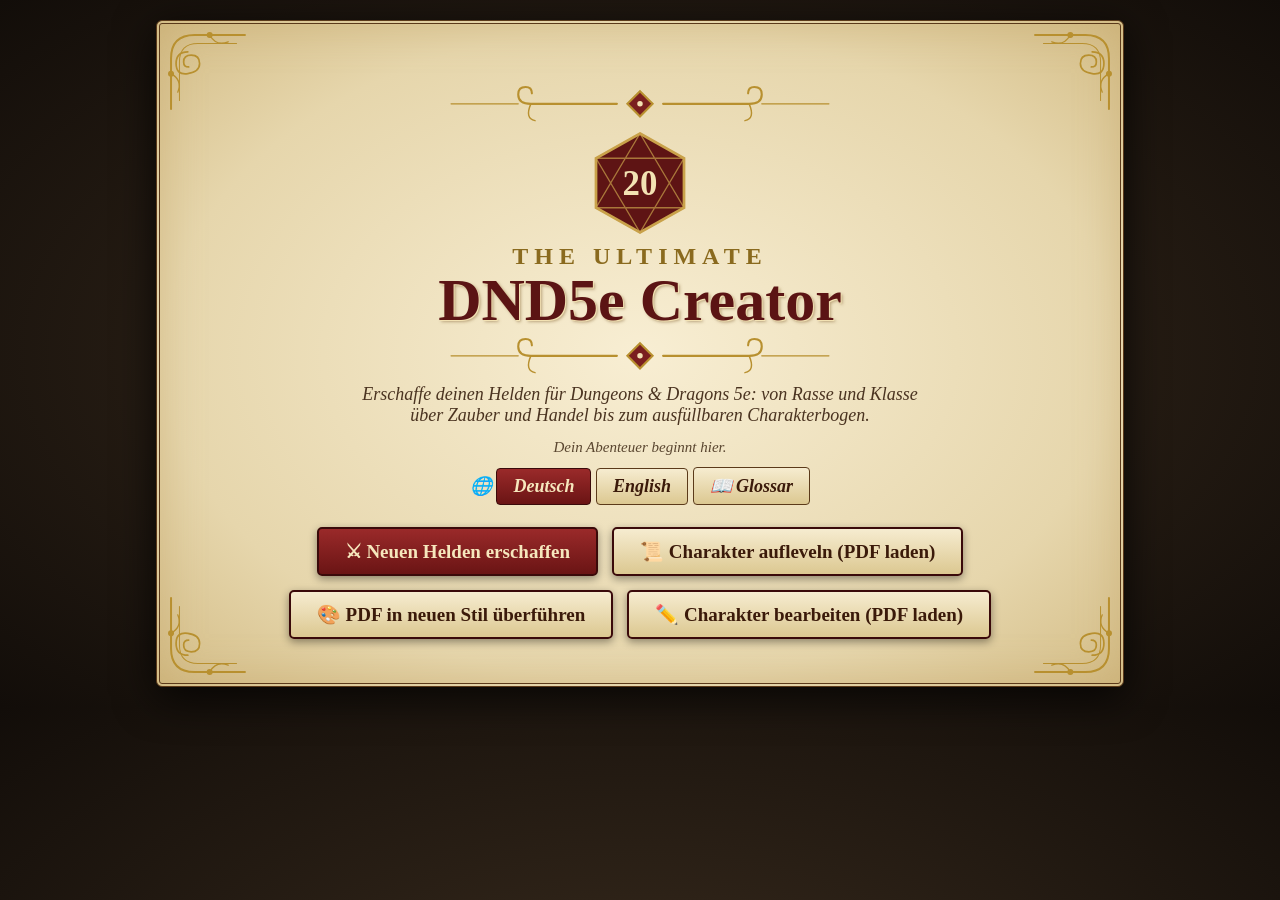
<file: tools/the-ultimate-dnd5e-creator.html>
<!DOCTYPE html><html lang="de"><meta charset="utf-8"><title>The Ultimate DND5e Creator</title>
<style>
body{margin:0;background:#17110c radial-gradient(#3a2c1e,#120d09);font:16px "Palatino Linotype","Book Antiqua",Georgia,serif;color:#2b1b0e}
.win{max-width:880px;margin:20px auto;background:linear-gradient(#f3e8cb,#e6d6ac);border:4px double #5b3a1a;border-radius:6px;box-shadow:0 10px 40px #000c,inset 0 0 40px #c4a76a88;overflow:hidden}
.tb{background:linear-gradient(#7a1f1f,#4e1010);color:#f3e2b3;padding:10px 16px;display:flex;justify-content:space-between;font:700 20px Gabriola,"Palatino Linotype",serif;border-bottom:3px double #c9a24a}
.bd{padding:16px 20px;max-height:70vh;overflow:auto}
.ft{padding:12px 20px;display:flex;justify-content:space-between;border-top:3px double #8b6b3a;background:#e0cd9f55}
h3,h4{font-family:Gabriola,"Palatino Linotype",serif;color:#5b1414;font-size:24px;margin:10px 0 6px}
button{padding:7px 16px;border:1px solid #5b3a1a;background:linear-gradient(#f6ecd0,#dcc891);color:#3b1a0a;border-radius:4px;cursor:pointer;font:inherit;font-weight:700}
button:hover:not(:disabled){background:linear-gradient(#fff3d2,#e8d29a)}
button.p{background:linear-gradient(#9a2a2a,#6a1414);color:#f6e7bd;border-color:#3a0a0a}button:disabled{opacity:.4;cursor:default}
select,input.t,textarea{font:inherit;color:#2b1b0e;background-color:#fbf4dc;border:2px solid #7a5a2a;border-radius:4px;padding:6px 10px;box-shadow:inset 0 1px 4px #8b6b3a55}
select{appearance:none;-webkit-appearance:none;padding-right:36px;cursor:pointer;font-weight:700;background-image:url("data:image/svg+xml;utf8,<svg xmlns='http://www.w3.org/2000/svg' width='16' height='10'><path d='M1 1l7 7 7-7' fill='none' stroke='%237a1f1f' stroke-width='3'/></svg>");background-repeat:no-repeat;background-position:right 10px center}
select:focus,input:focus,textarea:focus{outline:2px solid #c9a24a}
option{background:#f3e8cb;color:#3b1a0a;font:inherit}
input.t{width:260px}
.g{display:grid;grid-template-columns:1fr 1fr;gap:8px}
.card{display:block;border:2px solid #b89b62;background:#fbf4dc;border-radius:6px;padding:8px 10px;cursor:pointer}
.card:hover{border-color:#7a5a2a}.card.on{border-color:#7a1f1f;background:#f3d9c0;box-shadow:inset 0 0 0 2px #c9a24a}
small{color:#5a4630}.card small{display:block}
table{width:100%;border-collapse:collapse}td{padding:6px;border-bottom:1px solid #c9b27a;vertical-align:middle}
.welcome{position:relative;text-align:center;padding:56px 40px 44px;background:radial-gradient(ellipse at center,#f8eed3 0%,#e6d6ac 70%,#d4bd87 100%)}
.welcome h1{font:700 60px/1.05 Gabriola,"Palatino Linotype",serif;color:#5b1414;margin:6px 0;text-shadow:1px 1px 0 #f3e2b3,2px 2px 3px #8b6b3a88}
.welcome h1 small{display:block;font-size:24px;letter-spacing:6px;color:#8a6a1e;text-shadow:none}
.welcome p{max-width:560px;margin:10px auto;font-size:18px;font-style:italic;color:#4a3320}
.cf{position:absolute;width:84px;height:84px}.cf.a{top:6px;left:6px}.cf.b{top:6px;right:6px;transform:scaleX(-1)}.cf.c{bottom:6px;left:6px;transform:scaleY(-1)}.cf.d{bottom:6px;right:6px;transform:scale(-1)}
.dv{display:block;margin:6px auto;width:min(420px,80%)}.wb{display:flex;gap:14px;justify-content:center;flex-wrap:wrap;margin-top:22px}
.wb button,.wb label{font-size:19px;padding:11px 26px;border:2px solid #3a0a0a;border-radius:5px;cursor:pointer;font-weight:700;box-shadow:0 3px 8px #0006}
.wb button{background:linear-gradient(#9a2a2a,#6a1414);color:#f6e7bd}.wb label{background:linear-gradient(#f6ecd0,#dcc891);color:#3b1a0a}
.df div{white-space:pre-wrap;font-size:13px;padding:1px 6px}.dm{background:#f3d4cf;color:#7a1f1f}.dp{background:#d6ecd0;color:#1a5a22}.du{color:#7a6a50}.sh{background:#e0cd9f;font-family:Gabriola,"Palatino Linotype",serif;font-size:19px;color:#5b1414}
.nav{padding:8px 12px;display:flex;flex-wrap:wrap;gap:4px;border-bottom:1px solid #c9b27a;background:#e0cd9f55}.nav button{font-size:12px;padding:3px 8px}
.gl{color:#7a1f1f;text-decoration:underline dotted;cursor:pointer}
.gi{display:inline-block;margin-left:6px;width:18px;height:18px;line-height:18px;text-align:center;border-radius:50%;background:#7a1f1f;color:#f6e7bd;font-size:12px;font-weight:700;cursor:pointer;vertical-align:middle}
.gb{cursor:pointer;margin-left:10px;font-size:14px;background:#0003;padding:2px 8px;border-radius:4px}
.gmo{position:fixed;inset:0;background:#000a;z-index:99;display:flex;align-items:center;justify-content:center}
.gmw{background:#f4eee0;border:3px double #5b3a1a;border-radius:6px;padding:14px 18px;width:min(560px,92vw);max-height:80vh;overflow:auto;box-shadow:0 10px 40px #000}
.gh{display:flex;justify-content:space-between;align-items:center;margin-bottom:8px}.gr{padding:4px 8px;border-bottom:1px solid #c9b27a;cursor:pointer}.gr:hover{background:#e0cd9f}
</style>
<div id="app"></div>
<script>
const A=["Stärke","Geschicklichkeit","Konstitution","Intelligenz","Weisheit","Charisma"],AB=["Str","Ges","Kon","Int","Wei","Cha"],
AD=["Körperkraft: Nahkampfschaden, Klettern, Heben.","Reflexe: Rüstungsklasse, Initiative, Fernkampf.","Zähigkeit: bestimmt die Trefferpunkte.","Wissen und Logik: Zauber des Magiers, Wissensfertigkeiten.","Wahrnehmung und Intuition: Kleriker, Druiden, Waldläufer.","Ausstrahlung: Barden, Zauberer, Paladine, Hexenmeister."],
SK=["Akrobatik","Arkane Kunde","Athletik","Auftreten","Einschüchtern","Geschichte","Heilkunde","Heimlichkeit","Motiv erkennen","Nachforschungen","Naturkunde","Religion","Fingerfertigkeit","Täuschen","Überlebenskunst","Überzeugen","Umgang mit Tieren","Wahrnehmung"],
AS=[1,3,0,5,5,3,4,1,4,3,3,3,1,5,4,5,4,4],
SKD=["Balancieren, Rollen, Stürze abfangen","Wissen über Magie und Zauber","Klettern, Schwimmen, Ringen","Musik, Schauspiel, Vortrag","Drohen, Furcht einflößen","Wissen über Vergangenheit und Legenden","Wunden versorgen, Krankheiten erkennen","Schleichen und Verstecken","Absichten und Lügen durchschauen","Hinweise suchen, Schlüsse ziehen","Wissen über Tiere und Pflanzen","Wissen über Götter und Riten","Taschendiebstahl, Schlösser, Tricks","Lügen und Verschleiern","Spuren lesen, jagen, orientieren","Höflich verhandeln und überzeugen","Tiere beruhigen und lenken","Entdecken und Lauschen"],
R=[
["Zwerg","Robust und traditionsbewusst; Dunkelsicht, Giftresistenz. +2 Konstitution.",[0,0,2,0,0,0],7.5,[50,350],[120,150],["Thorin","Dain","Balin","Gimra","Hilda","Borgar","Dagna","Kildrak"],["Eisenfaust","Steinbeißer","Feuerbart","Hammerschlag"]],
["Elf","Anmutig und langlebig; Dunkelsicht, Trance statt Schlaf. +2 Geschicklichkeit.",[0,2,0,0,0,0],9,[100,750],[150,185],["Aelar","Faelar","Lia","Sylvara","Thalion","Naivara","Erevan","Shava"],["Blütenwind","Mondflüsterer","Sternenlicht","Silberblatt"]],
["Halbling","Klein, mutig, glücklich: darf eine gewürfelte 1 neu würfeln. +2 Geschicklichkeit.",[0,2,0,0,0,0],7.5,[20,150],[80,100],["Pippin","Rosie","Merric","Lidda","Cade","Andry","Finnan","Seraphina"],["Grünhügel","Teebecher","Hohlweg","Buschklee"]],
["Mensch","Vielseitig und ehrgeizig. +1 auf alle Attribute.",[1,1,1,1,1,1],9,[18,80],[150,195],["Alaric","Mira","Gareth","Elena","Tobias","Jonas","Sabine","Roland"],["Falkner","Schmied","Weber","von Hohenfels"]],
["Drachenblütiger","Stolzes Drachenerbe; Odemwaffe, Schadensresistenz. +2 Stärke, +1 Charisma.",[2,0,0,0,0,1],9,[15,80],[175,200],["Arjhan","Balasar","Kava","Nala","Torinn","Medrash","Sora","Rhogar"],["Daardendrian","Kerrhylon","Yarjerit","Clethtinthiallor"]],
["Gnom","Neugierig und erfinderisch; Dunkelsicht, Gnomenlist gegen Magie. +2 Intelligenz.",[0,0,0,2,0,0],7.5,[40,500],[90,110],["Boddynock","Fonkin","Nissa","Zook","Orla","Wrenn","Nim","Dimble"],["Zahnradwerk","Funkenschlag","Tüftelfuß","Nackleton"]],
["Halbelf","Zwischen zwei Welten; Dunkelsicht, Feenblut. +2 Charisma, je +1 Geschicklichkeit und Konstitution (Vorschlag).",[0,1,1,0,0,2],9,[20,180],[150,185],["Aramil","Enna","Theren","Vaelis","Kaelen","Mirel","Soren","Lyra"],["Zwielicht","Waldwanderer","Silberzunge","Nachtweide"]],
["Halbork","Wild und ausdauernd; Dunkelsicht, Unbeugsame Ausdauer. +2 Stärke, +1 Konstitution.",[2,0,1,0,0,0],9,[14,75],[165,200],["Gruk","Shaka","Dench","Baggi","Ront","Ygra","Mhurren","Holg"],["Knochenbrecher","Blutaxt","Grauzahn","Eisenschädel"]],
["Tiefling","Infernalisches Erbe; Dunkelsicht, Feuerresistenz. +2 Charisma, +1 Intelligenz.",[0,0,0,1,0,2],9,[18,90],[150,190],["Akta","Damakos","Kallista","Mordai","Nemeia","Zariel","Rieta","Skamos"],["Dunkelglut","Aschenherz","Höllenwind","Nachtschwur"]]],
C=[
["Barbar","Wilder Kämpfer mit Kampfrausch. Trefferwürfel W12.",12,[0,2],2,[2,4,10,17,14,16],-1],
["Barde","Magischer Künstler, Unterstützer. W8.",8,[1,5],3,"all",5],
["Kleriker","Göttlicher Diener mit Heilzaubern. W8.",8,[4,5],2,[5,8,6,15,11],4],
["Druide","Naturmagier mit Tiergestalt. W8.",8,[3,4],2,[1,16,8,6,10,17,11,14],4],
["Kämpfer","Waffenmeister, vielseitig und zäh. W10.",10,[0,2],2,[0,16,2,5,4,8,17,14],-1],
["Mönch","Kampfkünstler mit Ki-Kräften. W8.",8,[0,1],2,[0,2,5,8,11,7],-1],
["Paladin","Heiliger Krieger mit Schwur. W10.",10,[4,5],2,[2,4,8,6,15,11],-1],
["Waldläufer","Jäger und Fährtensucher. W10.",10,[0,1],3,[16,2,7,8,9,10,17,14],-1],
["Schurke","Heimlicher Experte, Hinterhältiger Angriff. W8.",8,[1,3],4,[0,2,13,8,4,9,17,3,15,12,7],-1],
["Zauberer","Magie durch angeborene Kraft. W6.",6,[2,5],2,[1,13,8,4,15,11],5],
["Hexenmeister","Magie durch Pakt mit einem Wesen. W8.",8,[4,5],2,[1,13,5,4,9,10,11],5],
["Magier","Gelehrter mit Zauberbuch. W6.",6,[3,4],2,[1,5,8,9,6,11],3]],
TT={l:"Stufe wählen",r:"Rasse wählen",u:"Unterrasse wählen",c:"Klasse wählen",b:"Hintergrund wählen",a:"Attribute verteilen (Punktekauf)",v:"Attributsverbesserungen",s:"Fertigkeiten wählen",z:"Zauber wählen",x:"Unterklasse wählen",p:"Persönlichkeit",n:"Name, Alter, Gesinnung & Bild",h:"Handelsfenster",q:"Startausrüstung wählen",m:"Merkmals-Entscheidungen",k:"Begleiter wählen",f:"Abschluss",d:"Änderungen prüfen",y:"PDF in neuen Stil überführen"},KF="l r u c x b a v s z m k p n q h f".split(" "),
COST={8:0,9:1,10:2,11:3,12:4,13:5,14:7,15:9};
const SR={0:[["Bergzwerg","+2 Stärke; Übung mit leichten und mittelschweren Rüstungen.",[2,0,0,0,0,0]],["Hügelzwerg","+1 Weisheit; +1 Trefferpunkt pro Stufe.",[0,0,0,0,1,0]]],
1:[["Hochelf","+1 Intelligenz; ein zusätzlicher Magier-Zaubertrick (frei im Bogen eintragen).",[0,0,0,1,0,0]],["Waldelf","+1 Weisheit; Bewegungsrate 10,5 m.",[0,0,0,0,1,0],10.5],["Dunkelelf (Drow)","+1 Charisma; Überlegene Dunkelsicht, Sonnenlichtempfindlichkeit.",[0,0,0,0,0,1]]],
2:[["Leichtfuß","+1 Charisma; kann sich hinter größeren Wesen verstecken.",[0,0,0,0,0,1]],["Stämmiger","+1 Konstitution; Giftresistenz.",[0,0,1,0,0,0]]],
5:[["Waldgnom","+1 Geschicklichkeit; spricht mit kleinen Tieren.",[0,1,0,0,0,0]],["Felsgnom","+1 Konstitution; Handwerkskunde.",[0,0,1,0,0,0]]]},
BG=[["Tempeldiener","Dienst in einem Tempel.",[8,11],"2 Sprachen","Heiliges Symbol, Gebetbuch, 5 Räucherstäbchen, Gewänder, 15 GM"],
["Scharlatan","Meister der Täuschung.",[13,12],"Verkleidungs-, Fälscherset","Feine Kleider, Verkleidungsset, Trickutensilien, 15 GM"],
["Krimineller","Lebt am Rand des Gesetzes.",[13,7],"Spielset, Diebeswerkzeug","Brecheisen, dunkle Kapuzenkleidung, 15 GM"],
["Unterhaltungskünstler","Lebt von Bühne und Publikum.",[0,3],"Verkleidungsset, Instrument","Instrument, Gunstbeweis, Kostüm, 15 GM"],
["Volksheld","Einfacher Mensch mit großer Tat.",[16,14],"Handwerkszeug, Landfahrzeuge","Handwerkszeug, Schaufel, Eisentopf, Kleidung, 10 GM"],
["Zunfthandwerker","Mitglied einer Handwerkszunft.",[8,15],"Handwerkszeug, 1 Sprache","Handwerkszeug, Empfehlungsschreiben, Reisekleidung, 15 GM"],
["Einsiedler","Lebte abgeschieden.",[6,11],"Kräuterkundeset, 1 Sprache","Schriftrolle, Winterdecke, Kleidung, Kräuterkundeset, 5 GM"],
["Adliger","Von hohem Stand.",[5,15],"Spielset, 1 Sprache","Feine Kleider, Siegelring, Ahnenstammbuch, 25 GM"],
["Fremder","Aufgewachsen in der Wildnis.",[2,14],"Instrument, 1 Sprache","Stab, Jagdfalle, Trophäe, Reisekleidung, 10 GM"],
["Weiser","Jahre der Gelehrsamkeit.",[1,5],"2 Sprachen","Tintenfläschchen, Feder, Gelehrtenbrief, Kleidung, 10 GM"],
["Seemann","Fuhr zur See.",[2,17],"Navigatorwerkzeug, Wasserfahrzeuge","Knüppel, Seil (15 m), Glücksbringer, Kleidung, 10 GM"],
["Soldat","Militärische Ausbildung.",[2,4],"Spielset, Landfahrzeuge","Rangabzeichen, Trophäe, Würfelset, Kleidung, 10 GM"],
["Straßenkind","Aufgewachsen auf der Straße.",[12,7],"Verkleidungsset, Diebeswerkzeug","Kleines Messer, Stadtkarte, Haustiermaus, Kleidung, 10 GM"]],
EQ=["Streitaxt, 2 Handäxte, 4 Wurfspeere, Entdeckerpaket","Rapier, Dolch, Laute, Lederrüstung, Diplomatenpaket","Streitkolben, Schuppenpanzer, Schild, Leichte Armbrust + 20 Bolzen, Heiliges Symbol, Priesterpaket","Krummsäbel, Holzschild, Lederrüstung, Druidenfokus, Entdeckerpaket","Kettenpanzer, Langschwert, Schild, Leichte Armbrust + 20 Bolzen, Entdeckerpaket","Kurzschwert, 10 Wurfpfeile, Entdeckerpaket","Kettenpanzer, Langschwert, Schild, 5 Wurfspeere, Heiliges Symbol, Priesterpaket","Schuppenpanzer, 2 Kurzschwerter, Langbogen + 20 Pfeile, Entdeckerpaket","Rapier, Kurzbogen + 20 Pfeile, 2 Dolche, Lederrüstung, Diebeswerkzeug, Einbrecherpaket","Leichte Armbrust + 20 Bolzen, 2 Dolche, Komponentenbeutel, Entdeckerpaket","Leichte Armbrust + 20 Bolzen, Einfache Waffe, 2 Dolche, Lederrüstung, Arkaner Fokus, Gelehrtenpaket","Kampfstab, Komponentenbeutel, Zauberbuch, Gelehrtenpaket"],
PF=[["Leichte/mittelschwere Rüstung, Schilde","Einfache Waffen, Kriegswaffen","-"],["Leichte Rüstung","Einfache Waffen, Handarmbrüste, Langschwerter, Rapiere, Kurzschwerter","3 Musikinstrumente"],["Leichte/mittelschwere Rüstung, Schilde","Einfache Waffen","-"],["Leichte/mittelschwere Rüstung, Schilde (nicht aus Metall)","Keulen, Dolche, Pfeile, Speere, Streitkolben, Kampfstäbe, Krummsäbel, Sicheln, Schleudern","Kräuterkundeset"],["Alle Rüstungen, Schilde","Einfache Waffen, Kriegswaffen","-"],["-","Einfache Waffen, Kurzschwerter","1 Handwerkszeug oder Instrument"],["Alle Rüstungen, Schilde","Einfache Waffen, Kriegswaffen","-"],["Leichte/mittelschwere Rüstung, Schilde","Einfache Waffen, Kriegswaffen","-"],["Leichte Rüstung","Einfache Waffen, Handarmbrüste, Langschwerter, Rapiere, Kurzschwerter","Diebeswerkzeug"],["-","Dolche, Wurfpfeile, Schleudern, Kampfstäbe, Leichte Armbrüste","-"],["Leichte Rüstung","Einfache Waffen","-"],["-","Dolche, Wurfpfeile, Schleudern, Kampfstäbe, Leichte Armbrüste","-"]],
RW={0:"Streitaxt, Handaxt, Wurfhammer, Kriegshammer",1:"Langschwert, Kurzschwert, Kurzbogen, Langbogen (Hoch-/Waldelf)"},
RL=["Gemeinsprache, Zwergisch","Gemeinsprache, Elfisch","Gemeinsprache, Halblingisch","Gemeinsprache + 1 weitere","Gemeinsprache, Drakonisch","Gemeinsprache, Gnomisch","Gemeinsprache, Elfisch + 1 weitere","Gemeinsprache, Orkisch","Gemeinsprache, Infernalisch"],
RS={1:17,7:4},
G=["Feuerpfeil|Fernkampf, 1W10 Feuerschaden","Magierhand|Unsichtbare Hand bewegt Objekte","Licht|Ein Objekt leuchtet","Froststrahl|1W8 Kälteschaden, verlangsamt","Schockgriff|Blitzschaden im Nahkampf","Taschenspielerei|Kleine magische Tricks","Giftsprühen|1W12 Giftschaden, kurze Distanz","Heilige Flamme|Strahlender Schaden, ohne Deckung","Thaumaturgie|Kleine göttliche Zeichen","Leitung|+1W4 auf eine Fertigkeitsprobe","Tote stabilisieren|Stabilisiert einen Sterbenden","Druidenkunst|Kleine Naturzeichen","Dornenpeitsche|Zieht Gegner heran, Schaden","Resistenz|+1W4 auf einen Rettungswurf","Boshafter Spott|Psychischer Schaden, Nachteil","Freunde|Vorteil auf Charismaproben","Schauriger Strahl|1W10 Kraftschaden, Fernkampf","Kalte Hand|Nekrotischer Schaden, stoppt Heilung",
"Magisches Geschoss|3 Pfeile, sicherer Kraftschaden","Schlaf|Schwache Gegner schlafen ein","Schild|+5 RK als Reaktion","Brennende Hände|Flammenkegel, 3W6 Feuer","Person bezaubern|Humanoider wird freundlich","Magie entdecken|Spürt Magie in der Nähe","Identifizieren|Erkennt Eigenschaften eines Gegenstands","Nebelwolke|Dichter Nebel verdeckt Sicht","Federfall|Bremst den Fall","Donnerwoge|Schadenswelle, stößt zurück","Verkleiden|Ändert dein Aussehen","Heilendes Wort|Heilung als Bonusaktion","Wunden heilen|Heilung durch Berührung","Segnen|+1W4 auf Angriffe und Rettungswürfe","Lenkendes Geschoss|Strahlenschaden, Vorteil für Verbündete","Befehl|Ein-Wort-Befehl","Schutz vor Gut und Böse|Schutz vor Aberwesen","Gutbeere|Beeren heilen und nähren","Tiere besprechen|Verständigung mit Tieren","Verstricken|Ranken halten Gegner fest","Höllischer Tadel|Feuerschaden als Reaktion","Arme von Hadar|Nekrotische Tentakel","Verhexen|Extraschaden, Nachteil auf Probe","Hexenpfeil|Anhaltender Blitzschaden","Jägermal|+1W6 Schaden auf markiertes Ziel","Unsichtbarkeit|Wesen wird unsichtbar|2","Spiegelbilder|Trugbilder lenken Angriffe ab|2","Netz|Klebriges Netz fesselt|2","Hilfe|Erhöht maximale TP um 5|2","Schwache Wiederherstellung|Beendet Krankheit oder Zustand|2","Mondstrahl|Strahlender Schaden im Strahl|2","Flammenklinge|Flammende Waffe aus Feuer|2","Klopfen|Öffnet Schlösser, laut|2","Dunkelheit|Magische Dunkelheit|2","Gedanken wahrnehmen|Liest oberflächliche Gedanken|2","Feuerball|Explosion, 8W6 Feuerschaden im Radius|3","Blitz|Blitzstrahl, 8W6 Schaden|3","Fliegen|Ein Ziel kann fliegen|3","Gegenzauber|Unterbricht gegnerisches Zauberwirken|3","Magie bannen|Beendet laufende Zauber|3","Hast|Doppelte Bewegung, Zusatzaktion|3","Wiederbeleben|Holt kürzlich Verstorbene zurück|3","Geistige Wächter|Geister schützen und verletzen Feinde|3","Verbannung|Schickt ein Wesen fort|4","Dimensionstür|Teleportation über kurze Distanz|4","Steinhaut|Resistenz gegen nichtmagischen Schaden|4","Eissturm|Hagel und Frost verursachen Schaden|4","Kältekegel|Kälteschaden im Kegel|5","Totenerweckung|Holt Tote nach Tagen zurück|5","Person beherrschen|Übernimmt Kontrolle über Humanoide|5","Kettenblitz|Blitze springen zwischen Zielen|6","Desintegration|Kraftschaden, zerstört Ziele|6","Heilung|Mächtige Heilung (70 TP)|6","Teleportation|Reise zu einem bekannten Ort|7","Feuersturm|Gewaltige Flammenwände|7","Sonnenexplosion|Strahlende Explosion, blendet|8","Wort der Macht: Betäubung|Betäubt ein Ziel|8","Wunsch|Der mächtigste aller Zauber|9","Meteorschwarm|Meteore, 40W6 Schaden|9","Wort der Macht: Tod|Tötet Ziel mit wenigen TP|9"],
SPC={1:{z:[14,1,2,5,15],s:[29,22,19,27,28,23,26,36],nz:2,ns:4},2:{z:[7,8,9,2,10],s:[29,30,31,32,33,34,23],nz:3,ns:"w"},3:{z:[11,12,9,6,13],s:[35,30,29,37,27,36,25,26,23],nz:2,ns:"w"},9:{z:[0,1,2,3,4,5,6,17],s:[18,19,20,21,22,25,27,28,26],nz:4,ns:2},10:{z:[16,1,5,6,17],s:[38,41,40,39,22,34,33],nz:2,ns:2},11:{z:[0,1,2,3,4,5,6],s:[18,19,20,21,22,23,24,25,26,27,28],nz:3,ns:6}},
ACF=[(d,c)=>10+d+c,d=>11+d,d=>16+Math.min(d,2),d=>13+d,d=>18,(d,c,w)=>10+d+w,d=>18,d=>14+Math.min(d,2),d=>11+d,d=>10+d,d=>11+d,d=>10+d];
const XP=[0,300,900,2700,6500,14000,23000,34000,48000,64000,85000,100000,120000,140000,165000,195000,225000,265000,305000,355000],
SLF=["2","3","42","43","432","433","4331","4332","43331","43332","433321","433321","4333211","4333211","43332111","43332111","433321111","433331111","433332111","433332211"],
SLH=["","2","3","3","42","42","43","43","432","432","433","433","4331","4331","4332","4332","43331","43331","43332","43332"],
KN={1:[4,5,6,7,8,9,10,11,12,14,15,15,16,18,19,19,20,22,22,22],9:[2,3,4,5,6,7,8,9,10,11,12,12,13,13,14,14,15,15,15,15],10:[2,3,4,5,6,7,8,9,10,10,11,11,12,12,13,13,14,14,15,15]},
SAB={6:5,7:4},LBL={sp:"Spielername",ge:"Gesinnung",is:"Inspiration",ht:"Temporäre TP",pe:"Persönlichkeitsmerkmale",id:"Ideale",bi:"Bindungen",ma:"Makel",gw:"Gewicht",au:"Augen",ha:"Haut",hr:"Haare",vb:"Verbündete & Organisationen",sc:"Schatz",zm:"Zusätzliche Merkmale & Notizen",bu:"Körperbau",bm:"Besonderheiten"};
SPC[6]={z:[],s:[29,30,31,33,34],nz:0,ns:0};SPC[7]={z:[],s:[35,30,36,37,42],nz:0,ns:0};
SPC[1].t=[43,52,47,51,50];SPC[2].t=[46,47];SPC[3].t=[48,49,47];SPC[9].t=[43,44,45,51,52];SPC[10].t=[43,44,51,52];SPC[11].t=[43,44,45,50,51,52];SPC[6].t=[46,47];SPC[7].t=[47];
const FT2=["4:ASI;5:Zusätzlicher Angriff, Schnelle Bewegung;6:Pfadmerkmal;7:Wilder Instinkt;8:ASI;9:Brutaler Kritischer Treffer (1 Würfel);10:Pfadmerkmal;11:Unerbittliche Wut;12:ASI;13:Brutaler Kritischer Treffer (2 Würfel);14:Pfadmerkmal;15:Anhaltender Zorn;16:ASI;17:Brutaler Kritischer Treffer (3 Würfel);18:Unbezwingbare Kraft;19:ASI;20:Urgewaltiger Champion",
"4:ASI;5:Inspirationsquelle, Bardische Inspiration W8;6:Gegenbezauberung, Kollegmerkmal;8:ASI;9:Lied der Erholung W8;10:Bardische Inspiration W10, Expertise, Magische Geheimnisse;12:ASI;13:Lied der Erholung W10;14:Kollegmerkmal, Magische Geheimnisse;15:Bardische Inspiration W12;16:ASI;17:Lied der Erholung W12;18:Magische Geheimnisse;19:ASI;20:Überlegene Inspiration",
"4:ASI;5:Untote vernichten (HG 1/2);6:Göttlichkeit kanalisieren 2/Rast, Domänenmerkmal;8:ASI, Untote vernichten (HG 1), Domänenmerkmal;10:Göttliche Intervention;11:Untote vernichten (HG 2);12:ASI;14:Untote vernichten (HG 3);16:ASI;17:Untote vernichten (HG 4), Domänenmerkmal;18:Göttlichkeit kanalisieren 3/Rast;19:ASI;20:Göttliche Intervention verbessert",
"4:ASI, Wilde Gestalt verbessert, Zaubertrick;6:Kreismerkmal;8:ASI, Wilde Gestalt (Flug);10:Kreismerkmal;12:ASI;14:Kreismerkmal;15:Zeitloser Körper;16:ASI;18:Tierzauber;19:ASI;20:Erzdruide",
"4:ASI;5:Zusätzlicher Angriff;6:ASI;7:Archetypmerkmal;8:ASI;9:Unbeugsam;10:Archetypmerkmal;11:Zusätzlicher Angriff (2);12:ASI;13:Unbeugsam (2);14:ASI;15:Archetypmerkmal;16:ASI;17:Tatendrang (2), Unbeugsam (3);18:Archetypmerkmal;19:ASI;20:Zusätzlicher Angriff (3)",
"4:ASI, Sturz verlangsamen;5:Zusätzlicher Angriff, Betäubender Schlag;6:Ki-gestärkte Schläge, Traditionsmerkmal;7:Ausweichen, Stille des Geistes;8:ASI;9:Verbesserte Bewegung;10:Reinheit des Körpers;11:Traditionsmerkmal;12:ASI;13:Zungen von Sonne und Mond;14:Diamantseele;15:Zeitloser Körper;16:ASI;17:Traditionsmerkmal;18:Leerer Körper;19:ASI;20:Perfektes Selbst",
"4:ASI;5:Zusätzlicher Angriff;6:Aura des Schutzes;7:Eidmerkmal;8:ASI;10:Aura des Mutes;11:Verbessertes Göttliches Niederstrecken;12:ASI;14:Reinigende Berührung;15:Eidmerkmal;16:ASI;18:Auraverbesserungen;19:ASI;20:Eidmerkmal",
"4:ASI;5:Zusätzlicher Angriff;6:Bevorzugter Feind und Gelände verbessert;7:Archetypmerkmal;8:ASI, Landläufigkeit;10:Naturverbundenheit verbessert, Verborgen in aller Sicht;11:Archetypmerkmal;12:ASI;14:Schwinden;15:Archetypmerkmal;16:ASI;18:Wilde Sinne;19:ASI;20:Feindjäger",
"4:ASI;5:Unheimliches Ausweichen, Hinterhältiger Angriff 3W6;6:Expertise;7:Entrinnen, Hinterhältiger Angriff 4W6;8:ASI;9:Archetypmerkmal, Hinterhältiger Angriff 5W6;10:ASI;11:Verlässliches Talent, Hinterhältiger Angriff 6W6;12:ASI;13:Archetypmerkmal, Hinterhältiger Angriff 7W6;14:Blindgespür;15:Schlüpfriger Verstand, Hinterhältiger Angriff 8W6;16:ASI;17:Archetypmerkmal, Hinterhältiger Angriff 9W6;18:Elusiv;19:ASI, Hinterhältiger Angriff 10W6;20:Glückstreffer",
"4:ASI;6:Herkunftsmerkmal;8:ASI;10:Metamagie;12:ASI;14:Herkunftsmerkmal;16:ASI;17:Metamagie;18:Herkunftsmerkmal;19:ASI;20:Zauberhafte Erholung",
"4:ASI;5:Weitere Anrufung;6:Patronmerkmal;7:Weitere Anrufung;8:ASI;9:Weitere Anrufung;10:Patronmerkmal;11:Mystisches Arkanum (Grad 6);12:ASI, Weitere Anrufung;13:Mystisches Arkanum (Grad 7);14:Patronmerkmal;15:Mystisches Arkanum (Grad 8), Weitere Anrufung;16:ASI;17:Mystisches Arkanum (Grad 9);18:Weitere Anrufung;19:ASI;20:Mystischer Meister",
"4:ASI;6:Traditionsmerkmal;8:ASI;10:Traditionsmerkmal;12:ASI;14:Traditionsmerkmal;16:ASI;18:Zaubermeisterschaft;19:ASI;20:Signaturzauber"],
WP=[[["Streitaxt","s","1W12 Hieb"],["Handaxt","s","1W6 Hieb"],["Wurfspeer","s","1W6 Stich"]],[["Rapier","d","1W8 Stich"],["Dolch","d","1W4 Stich"]],[["Streitkolben","s","1W6 Wucht"],["Leichte Armbrust","d","1W8 Stich"]],[["Krummsäbel","d","1W6 Hieb"]],[["Langschwert","s","1W8 Hieb"],["Leichte Armbrust","d","1W8 Stich"]],[["Kurzschwert","d","1W6 Stich"],["Waffenloser Schlag","d","1WMA Wucht"]],[["Langschwert","s","1W8 Hieb"],["Wurfspeer","s","1W6 Stich"]],[["Kurzschwert","d","1W6 Stich"],["Langbogen","d","1W8 Stich"]],[["Rapier","d","1W8 Stich"],["Kurzbogen","d","1W6 Stich"],["Dolch","d","1W4 Stich"]],[["Leichte Armbrust","d","1W8 Stich"],["Dolch","d","1W4 Stich"]],[["Leichte Armbrust","d","1W8 Stich"],["Dolch","d","1W4 Stich"]],[["Kampfstab","s","1W6 Wucht"],["Dolch","d","1W4 Stich"]]];
const STY=[{n:"Leicht lesbar",d:"Hell und klar, serifenlose Schrift, kaum Zierrat.",bg:"1 1 1",bf:"1 1 1",ln:"0.2 0.2 0.2",ac:"0.45 0.45 0.45",tx:"0 0 0",fo:["Helvetica","Helvetica-Bold"],o:0,w:.5},
{n:"High Fantasy",d:"Cremeweiß mit Rot und Gold, Doppelrahmen und verzierte Ecken.",bg:"0.97 0.94 0.87",bf:"0.995 0.98 0.93",ln:"0.45 0.08 0.08",ac:"0.72 0.54 0.12",tx:"0.15 0.05 0.05",fo:["Times-Roman","Times-BoldItalic"],o:2,w:.45},
{n:"Altes Pergament",d:"Gealtertes Pergament mit dunklen Rändern und Tintenlinien.",bg:"0.91 0.82 0.62",bf:"0.95 0.88 0.72",ln:"0.3 0.18 0.08",ac:"0.5 0.33 0.12",tx:"0.18 0.1 0.04",fo:["Times-Roman","Times-Bold"],o:1,w:.45}],
rgb=c=>"rgb("+c.split(" ").map(v=>Math.round(v*255)).join(",")+")",
thumb=x=>`<svg width="84" height="118" viewBox="0 0 84 118" style="flex:none;box-shadow:0 2px 6px #0005"><rect width="84" height="118" fill="${rgb(x.bg)}"/>${x.o?`<rect x="3" y="3" width="78" height="112" fill="none" stroke="${rgb(x.ac)}" stroke-width="${x.o>1?2:1}"/><rect x="6" y="6" width="72" height="106" fill="none" stroke="${rgb(x.ln)}" stroke-width=".6"/>${[[6,6],[78,6],[6,112],[78,112]].map(([a,b])=>`<circle cx="${a}" cy="${b}" r="3" fill="${rgb(x.ac)}"/>`).join("")}`:""}<text x="12" y="20" font-size="9" font-weight="700" fill="${rgb(x.tx)}" font-family="${x.o?"Times New Roman,serif":"Arial,sans-serif"}">Name</text>${[[12,26,26,28],[42,26,30,12],[42,42,30,12],[12,58,60,22],[12,84,28,22],[44,84,28,22]].map(([a,b,w,h])=>`<rect x="${a}" y="${b}" width="${w}" height="${h}" fill="${rgb(x.bf)}" stroke="${rgb(x.ln)}" stroke-width=".7"/>`).join("")}</svg>`;
const CT=["Einfache Waffen","Kriegswaffen","Rüstungen","Hilfsmittel & Werkzeug","Zutaten & Komponenten","Tränke & Alchemie","Abenteurerausrüstung"],SHC=[2,3,4,6],
SHOP=[["Dolch",2,0,"1W4 Stich, Finesse, Wurf","d"],["Handaxt",5,0,"1W6 Hieb, Wurf","s"],["Keule",0.1,0,"1W4 Wucht","s"],["Kampfstab",0.2,0,"1W6 Wucht, vielseitig","s"],["Speer",1,0,"1W6 Stich, Wurf","s"],["Streitkolben",5,0,"1W6 Wucht","s"],["Wurfspeer",0.5,0,"1W6 Stich, Wurf","s"],["Leichte Armbrust",25,0,"1W8 Stich, Fernkampf","d"],["Kurzbogen",25,0,"1W6 Stich, Fernkampf","d"],["Schleuder",0.1,0,"1W4 Wucht, Fernkampf","d"],
["Streitaxt",10,1,"1W8 Hieb, vielseitig","s"],["Krummsäbel",25,1,"1W6 Hieb, Finesse","d"],["Kurzschwert",10,1,"1W6 Stich, Finesse","d"],["Langschwert",15,1,"1W8 Hieb, vielseitig","s"],["Rapier",25,1,"1W8 Stich, Finesse","d"],["Streithammer",15,1,"1W8 Wucht, vielseitig","s"],["Großschwert",50,1,"2W6 Hieb, zweihändig","s"],["Großaxt",30,1,"1W12 Hieb, zweihändig","s"],["Hellebarde",20,1,"1W10 Hieb, Reichweite","s"],["Handarmbrust",75,1,"1W6 Stich, Fernkampf","d"],["Schwere Armbrust",50,1,"1W10 Stich, Fernkampf","d"],["Langbogen",50,1,"1W8 Stich, Fernkampf","d"],
["Lederrüstung",10,2,"RK 11 + Ges (leicht)",[11,9]],["Beschlagene Lederrüstung",45,2,"RK 12 + Ges (leicht)",[12,9]],["Kettenhemd",50,2,"RK 13 + Ges, max. 2 (mittel)",[13,2]],["Schuppenpanzer",50,2,"RK 14 + Ges, max. 2 (mittel)",[14,2]],["Halbplatte",750,2,"RK 15 + Ges, max. 2 (mittel)",[15,2]],["Kettenpanzer",75,2,"RK 16, Stärke 13 (schwer)",[16,0]],["Schienenpanzer",200,2,"RK 17, Stärke 15 (schwer)",[17,0]],["Plattenpanzer",1500,2,"RK 18, Stärke 15 (schwer)",[18,0]],["Schild",10,2,"+2 RK",[0,0]],
["Diebeswerkzeug",25,3,"Schlösser öffnen, Fallen entschärfen",[8]],["Kräuterkundeset",5,3,"Tränke und Gegengifte herstellen",[3]],["Heilerausrüstung",5,3,"10 Anwendungen, stabilisiert Sterbende",[2,3,6]],["Verkleidungsset",25,3,"Aussehen verändern",[1,8]],["Laute",35,3,"Musikinstrument",[1]],["Flöte",2,3,"Musikinstrument",[1]],["Spielset",1,3,"Würfel oder Karten",[]],["Brecheisen",2,3,"Vorteil beim Aufbrechen",[]],["Kletterausrüstung",25,3,"Haken, Seil und Gurte",[0,4,7,8]],["Handschellen",2,3,"Fesseln für Gefangene",[]],["Lupe",100,3,"Details erkennen, Feuer entfachen",[]],
["Komponentenbeutel",25,4,"Materialkomponenten für Zauber",[1,2,3,6,7,9,10,11]],["Arkaner Fokus (Kristall)",10,4,"Zauberfokus",[9,10,11]],["Druidenfokus (Mistelzweig)",1,4,"Zauberfokus",[3,7]],["Heiliges Symbol (Amulett)",5,4,"Zauberfokus",[2,6]],["Zauberbuch",50,4,"Enthält die Zauber des Magiers",[11]],["Diamant",300,4,"Komponente für Wiederbeleben",[2,6]],["Tinte (Fläschchen)",10,4,"Zum Schreiben",[11]],["Pergament (Blatt)",0.1,4,"Zum Schreiben",[11]],
["Heiltrank",50,5,"Heilt 2W4+2 TP",[2,3,6]],["Gegengift",50,5,"Vorteil gegen Gift, 1 Stunde",[]],["Weihwasser",25,5,"2W6 Schaden gegen Untote",[2,6]],["Alchemistenfeuer",50,5,"1W4 Feuerschaden pro Runde",[]],["Säure",25,5,"2W6 Säureschaden",[]],["Giftfläschchen",100,5,"Waffengift, 3W6 Gift",[8]],
["Rucksack",2,6,"Fasst etwa 30 kg",[]],["Schlafsack",1,6,"Zum Rasten",[]],["Zelt (2 Personen)",2,6,"Schutz vor Wetter",[]],["Seil (15 m)",1,6,"Hanfseil",[]],["Fackel",0.01,6,"Leuchtet 1 Stunde",[]],["Ration (1 Tag)",0.5,6,"Verpflegung",[]],["Wasserschlauch",0.2,6,"Fasst 2 Liter",[]],["Zunderbüchse",0.5,6,"Feuer entzünden",[]],["Öl (Flasche)",0.1,6,"Lampenöl oder Brandwurf",[]],["Pfeile (20)",1,6,"Munition für Bögen",[7,8]],["Bolzen (20)",1,6,"Munition für Armbrüste",[2,4,9,10]],["Wurfpfeil",0.05,0,"1W4 Stich, Finesse, Fernkampf, Wurf","d"]],
bgGold=()=>+((((BG[S.b]||[])[4]||"").match(/(\d+) GM/)||[0,0])[1]),L0=()=>S.lv0||S.lv,tierG=()=>L0()>16?20000:L0()>10?5000:L0()>4?500:0,extG=()=>{let t=0;for(let i=2;i<=L0();i++)t+=i<5?100:i>5&&i<11?800:i>11&&i<17?3500:0;return t},gold=()=>bgGold()+tierG()+extG(),
tot=()=>Math.round(Object.entries(S.cart).reduce((t,[i,q])=>t+SHOP[i][1]*q,0)*100)/100,payOK=()=>S.pay&&tot()<=gold()+1e-9,
gmf=x=>(+x.toFixed(2))+" GM",fmt=x=>x>=1?gmf(x):x>=0.1?(+(x*10).toFixed(1))+" SM":(+(x*100).toFixed(0))+" KM",
fit=x=>{const c=x[2],p=PF[S.c],nm=p[1].toLowerCase().includes(x.d.slice(0,6).toLowerCase());if(c<2)return nm||p[1].includes(c?"Kriegswaffen":"Einfache Waffen");if(c==2){const a=p[0],k=x[4][1];return x.d=="Schild"?a.includes("Schilde"):a.includes("Alle")||(k==9?a.includes("Leichte"):k==2&&a.includes("mittelschwere"))}return x[4].includes(S.c)},
buy=(i,d)=>{if(S.pay)return;const q=(S.cart[i]||0)+d;if(q<0||d>0&&Math.round((tot()+SHOP[i][1])*100)/100>gold())return;q?S.cart[i]=q:delete S.cart[i];render()},
tab=i=>{S.tab=i;render()},pay=v=>{S.pay=v;render()},own=x=>(eqD()+" "+BGD[S.b]).toLowerCase().includes(x.d.toLowerCase().replace(/ \(.*\)/,"")),bz=i=>{if(S.pay)return;delete S.cart[i];render()},pbr=i=>{S.pb[i]=8;render()},sty=i=>{S.sty=i;render()},
sc=()=>STY.map((x,i)=>`<div class="card${i==S.sty?" on":""}" onclick="sty(${i})" style="display:flex;gap:12px;align-items:center">${thumb(x)}<div><b>${x.n}</b><small>${x.d}</small></div></div>`).join(""),
restyle=()=>{const{v}=calc(),F={};for(const k in v)F[k]=S.old.cur[k]??v[k];pdf(F,S.old.gen)};
const ZR=["","Bekannte Zauber: frei auf alle verfügbaren Grade verteilbar; mit jeder Stufe kommt einer dazu.","Vorbereitete Zauber (Weisheitsmodifikator + Stufe): Du hast Zugriff auf die ganze Klassenliste, hier legst du die Auswahl fest.","Vorbereitete Zauber (Weisheitsmodifikator + Stufe) aus der Druidenliste.","","","Vorbereitete Zauber (Charismamodifikator + halbe Stufe) aus der Paladinliste.","Bekannte Zauber des Waldläufers; sie wachsen mit der Stufe.","","Bekannte Zauber: frei verteilbar, Wechsel nur beim Stufenaufstieg.","Bekannte Zauber. Alle Paktplätze haben denselben (höchsten) Grad, niedrigere Zauber wirkst du auf diesem Grad.","Zauberbuch: 6 Zauber auf Stufe 1, +2 pro Stufe, frei auf die verfügbaren Grade verteilbar."];
const Z9={3:[53,54,55,56,57,58],4:[62,63,64],5:[65,67],6:[68,69],7:[71,72],8:[73,74],9:[75,76,77]};
Object.entries({1:{3:[57],4:[62],5:[67],8:[74],9:[77]},2:{3:[57,59,60],4:[61],5:[66],6:[70],7:[72]},3:{3:[57],4:[63,64],6:[70],7:[72]},6:{3:[57,59],4:[61]},7:{4:[63]},9:Z9,10:{3:[55,56,57],4:[61,62],5:[67],8:[74],9:[77]},11:Z9}).forEach(([c,o])=>SPC[c].h=Object.fromEntries(Object.entries({2:SPC[c].t||[],...o}).map(([g,l])=>[g,[...l]])));
const NS=`Säurespritzer|Säureschaden auf bis zu zwei Ziele|0|ZM
Tanzende Lichter|Vier bewegliche Lichter|0|BZM
Ausbessern|Repariert kleine Schäden|0|BKDZM
Botschaft|Flüstern über Distanz|0|BZM
Kleine Illusion|Kleines Trugbild|0|BZHM
Wahrer Schlag|Vorteil auf den nächsten Angriff|0|BZHM
Flamme erzeugen|Flamme in der Hand, Feuerwurf|0|D
Klingenschutz|Resistenz gegen Waffenschaden|0|BZHM
Tierfreundschaft|Tier wird zahm|1|BDW
Fluch|Ziele würfeln schlechter|1|BK
Sprachen verstehen|Verstehe jede Sprache|1|BZHM
Dissonantes Flüstern|Psychischer Schaden, Flucht|1|B
Feenfeuer|Umrisse leuchten, Vorteil|1|BD
Heldenmut|Furchtimmun, temporäre TP|1|BP
Illusionsschrift|Geheimschrift|1|BHM
Langschritt|+3 m Bewegung|1|BDWM
Stilles Trugbild|Stilles Bildnis|1|BZM
Tashas schreckliches Gelächter|Ziel lacht hilflos|1|BM
Unsichtbarer Diener|Unsichtbarer Helfer|1|BHM
Wasser erschaffen oder zerstören|Wasser formen|1|KD
Böses und Gutes entdecken|Spürt Aberwesen|1|KP
Gift und Krankheiten entdecken|Spürt Gift und Seuchen|1|KDPW
Wunden verursachen|3W10 nekrotischer Schaden|1|K
Speise und Trank reinigen|Macht Nahrung sauber|1|KDP
Zuflucht|Schützt vor Angriffen|1|K
Schild des Glaubens|+2 RK|1|KP
Sprung|Dreifache Sprungweite|1|DZMW
Chromatische Kugel|Elementarer Schaden 3W8|1|ZM
Farbspray|Blendet Gegner|1|ZM
Eiliger Rückzug|Spurt als Bonusaktion|1|ZHM
Falsches Leben|Temporäre TP|1|ZM
Magierrüstung|RK 13 + Ges|1|ZM
Strahl der Übelkeit|Gift 2W8, vergiftet|1|ZM
Agathys' Rüstung|Frostschaden bei Treffern|1|H
Alarm|Warnt vor Eindringlingen|1|MW
Fett|Rutschige Fläche|1|M
Vertrauten finden|Geistwesen als Begleiter|1|M
Tensers schwebende Scheibe|Schwebende Trageplatte|1|M
Erzwungenes Duell|Zwingt Gegner zum Kampf|1|P
Göttliche Gunst|+1W4 strahlender Schaden|1|P
Sengender Hieb|Zusatzschaden und Brand|1|P
Donnernder Hieb|Donner und Umwerfen|1|P
Zornvoller Hieb|Furcht durch Waffenhieb|1|P
Verstrickender Schlag|Ranken fesseln Ziel|1|W
Hagel der Dornen|Dornenschaden im Umkreis|1|W
Arkanes Schloss|Verschließt Tür magisch|2|M
Selbstverwandlung|Ändert dein Aussehen und Körper|2|ZM
Tierbote|Tier bringt Botschaft|2|BDW
Vorzeichen|Orakel für Handlungen|2|K
Baumrinde|RK mindestens 16|2|DW
Blindheit/Taubheit|Ziel erblindet oder ertaubt|2|BKZM
Verschwimmen|Angriffe gegen dich im Nachteil|2|ZM
Brandmal-Hieb|Zusatzschaden, sichtbar|2|P
Gefühle besänftigen|Beendet Furcht und Charme|2|BK
Dolchwolke|Dolche schweben, Schaden|2|BZHM
Ewige Flamme|Dauerhaftes Licht ohne Hitze|2|KDM
Krone des Wahnsinns|Kontrolliert Humanoiden|2|BZHM
Dunkelsicht|Dunkelsicht für 8 Stunden|2|DZMW
Attribut verbessern|Vorteil auf Attributsproben|2|BKDZW
Vergrößern/Verkleinern|Größe des Ziels ändern|2|ZM
Fesseln|Zieht Aufmerksamkeit auf dich|2|BH
Reittier finden|Himmlisches Reittier|2|P
Fallen finden|Spürt Fallen auf|2|KDW
Flammenkugel|Rollende Feuerkugel|2|DZM
Sanfte Ruhe|Leichnam bleibt frisch|2|KM
Windstoß|Starker Wind, schiebt Wesen|2|DZM
Metall erhitzen|Metall glüht, Schaden|2|BD
Person festhalten|Lähmt Humanoiden|2|BKDZHM
Schweben|Ziel schwebt|2|ZM
Tiere und Pflanzen aufspüren|Findet Tiere oder Pflanzen|2|BDW
Gegenstand aufspüren|Findet bekannten Gegenstand|2|BKDPWM
Magischer Mund|Stimme aus Gegenstand|2|BM
Magische Waffe|Waffe wird magisch +1|2|PZM
Nebelschritt|Teleportation 9 m|2|ZHM
Spurloses Gehen|Gruppe schleicht lautlos|2|DW
Phantomkraft|Phantasie wird Wirklichkeit|2|BZM
Gebet der Heilung|Heilt mehrere Verbündete|2|K
Schutz vor Gift|Heilt Gift, Vorteil|2|KDPW
Strahl der Schwäche|Verringert Schaden des Ziels|2|HM
Seiltrick|Raum in einem Seil|2|M
Sengender Strahl|Drei Feuerstrahlen|2|ZM
Unsichtbares sehen|Siehe Unsichtbares|2|BZM
Zersplittern|Lauter Schall, 3W8 Schaden|2|BZHM
Stille|Zone ohne Geräusche|2|BKW
Spinnenklettern|Klettert wie eine Spinne|2|ZHM
Dornenwuchs|Dornen verlangsamen|2|DW
Geistwaffe|Geisterwaffe schlägt zu|2|K
Einflüsterung|Ziel folgt deinem Vorschlag|2|BZHM
Schützendes Band|Teilt Schaden mit dir|2|KP
Zone der Wahrheit|Ziele können nicht lügen|2|BKP
Tiersinne|Sieh durch Tieraugen|2|DW
Melfs Säurepfeil|Säureschaden 4W4|2|M
Untote beleben|Erschafft Skelette und Zombies|3|KM
Leuchtfeuer der Hoffnung|Vorteil, maximale Heilung|3|K
Verfluchen|Fluch auf ein Ziel|3|BKM
Blinzeln|Wechselt in die Ätherebene|3|ZM
Blitze herbeirufen|Sturmwolke schlägt ein|3|D
Hellsicht|Sieh an anderem Ort|3|BKZHM
Tiere herbeirufen|Beschwört Tiere|3|DW
Geschosse herbeirufen|Waffenhagel|3|W
Essen und Wasser erschaffen|Verpflegung für 15|3|KP
Tageslicht|Helles Licht im Umkreis|3|KDPWZ
Furcht|Ziele fliehen|3|BZHM
Gasförmige Gestalt|Körper wird Nebel|3|ZHM
Glyphe des Schutzes|Magische Falle|3|BKM
Hypnotisches Muster|Bezaubert und lähmt|3|BZHM
Leomunds winzige Hütte|Schutzkuppel zum Rasten|3|BM
Magischer Kreis|Schutz gegen Wesenarten|3|KHPM
Großes Trugbild|Komplexes Trugbild|3|BZHM
Unauffindbarkeit|Schützt vor Wahrsagerei|3|BWM
Phantomross|Magisches Reittier|3|M
Pflanzenwachstum|Pflanzen wuchern|3|BDW
Schutz vor Energie|Resistenz gegen Elementarschaden|3|KDZWM
Fluch aufheben|Entfernt Flüche|3|KPHM
Nachricht senden|Kurze Fernbotschaft|3|BKM
Graupelsturm|Eissturm, rutschig|3|DZM
Verlangsamen|Bis zu 6 Ziele langsam|3|ZM
Mit Toten sprechen|Befragt Leichnam|3|BK
Mit Pflanzen sprechen|Pflanzen antworten|3|BDW
Stinkende Wolke|Giftige Gaswolke|3|BZM
Zungen|Sprichst jede Sprache|3|BKZHM
Vampirische Berührung|Saugt Leben, heilt dich|3|HM
Wasseratmung|Atmen unter Wasser|3|DZMW
Wasserwandeln|Laufen über Wasser|3|KDZW
Windwand|Wand aus Wind|3|DW`,EXT={15:"ZHM",17:"M",22:"D",23:"DZPW",24:"B",25:"ZW",30:"B",34:"M",41:"ZM",50:"Z"},REM={3:[26],10:[33,67],6:[29],7:[37],1:[51],11:[72]},LM={B:1,K:2,D:3,Z:9,H:10,M:11,P:6,W:7},
grd=j=>+(G[j].split("|")[2]||(j<18?0:1)),
addc=(j,g,t)=>[...t].forEach(l=>{const q=SPC[LM[l]];q.h=q.h||{};if(g==0){if(!q.z.includes(j))q.z.push(j)}else if(g==1){if(!q.s.includes(j))q.s.push(j)}else{q.h[g]=q.h[g]||[];if(!q.h[g].includes(j))q.h[g].push(j)}});
NS.split("\n").forEach(l=>{const a=l.split("|"),j=G.length;G.push(a[2]>1?a.slice(0,3).join("|"):a.slice(0,2).join("|"));addc(j,+a[2],a[3])});
const NS2=`Scheintod|→ Spielerhandbuch|3|BKDM
Zwang|→ Spielerhandbuch|4|B
Verwirrung|→ Spielerhandbuch|4|BDZM
Bewegungsfreiheit|→ Spielerhandbuch|4|BKDW
Höhere Unsichtbarkeit|→ Spielerhandbuch|4|BZM
Trugbildgelände|→ Spielerhandbuch|4|BDHM
Kreatur aufspüren|→ Spielerhandbuch|4|BKDPWM
Verwandlung|→ Spielerhandbuch|4|BDZM
Gegenstände beleben|→ Spielerhandbuch|5|BZM
Erwecken|→ Spielerhandbuch|5|BD
Traum|→ Spielerhandbuch|5|BHM
Geas|→ Spielerhandbuch|5|BKDPM
Höhere Wiederherstellung|→ Spielerhandbuch|5|BKD
Monster festhalten|→ Spielerhandbuch|5|BZHM
Legendenkunde|→ Spielerhandbuch|5|BKM
Massen-Wunden heilen|→ Spielerhandbuch|5|BKD
Irreführen|→ Spielerhandbuch|5|BM
Gedächtnis verändern|→ Spielerhandbuch|5|BM
Ebenenbindung|→ Spielerhandbuch|5|BKDM
Fernsicht|→ Spielerhandbuch|5|BKDHM
Scheingestalt|→ Spielerhandbuch|5|BZM
Teleportationskreis|→ Spielerhandbuch|5|BZM
Böser Blick|→ Spielerhandbuch|6|BZHM
Den Weg finden|→ Spielerhandbuch|6|BKD
Wachen und Bannzeichen|→ Spielerhandbuch|6|BM
Massen-Einflüsterung|→ Spielerhandbuch|6|BZHM
Ottos unwiderstehlicher Tanz|→ Spielerhandbuch|6|BM
Programmierte Illusion|→ Spielerhandbuch|6|BM
Wahre Sicht|→ Spielerhandbuch|6|BKZHM
Ätherische Gestalt|→ Spielerhandbuch|7|BKZHM
Kraftkäfig|→ Spielerhandbuch|7|BHM
Arkane Luftspiegelung|→ Spielerhandbuch|7|BDM
Mordenkainens prächtiges Herrenhaus|→ Spielerhandbuch|7|BM
Mordenkainens Schwert|→ Spielerhandbuch|7|BM
Bild projizieren|→ Spielerhandbuch|7|BM
Regenerieren|→ Spielerhandbuch|7|BKD
Auferstehung|→ Spielerhandbuch|7|BK
Symbol|→ Spielerhandbuch|7|BKM
Monster beherrschen|→ Spielerhandbuch|8|BZHM
Schwachsinn|→ Spielerhandbuch|8|BDHM
Redegewandtheit|→ Spielerhandbuch|8|BH
Gedankenleere|→ Spielerhandbuch|8|BM
Voraussicht|→ Spielerhandbuch|9|BDHM
Wort der Macht: Heilung|→ Spielerhandbuch|9|B
Wahre Verwandlung|→ Spielerhandbuch|9|BHM
Massen-Heilendes Wort|→ Spielerhandbuch|3|K
Mit Stein verschmelzen|→ Spielerhandbuch|3|KD
Wasser kontrollieren|→ Spielerhandbuch|4|KDM
Todesschutz|→ Spielerhandbuch|4|KP
Wahrsagen|→ Spielerhandbuch|4|K
Wächter des Glaubens|→ Spielerhandbuch|4|K
Stein formen|→ Spielerhandbuch|4|KDM
Zwiesprache|→ Spielerhandbuch|5|K
Ansteckung|→ Spielerhandbuch|5|KD
Böses und Gutes bannen|→ Spielerhandbuch|5|KP
Flammenschlag|→ Spielerhandbuch|5|K
Heiligen|→ Spielerhandbuch|5|K
Insektenplage|→ Spielerhandbuch|5|KDZ
Klingenbarriere|→ Spielerhandbuch|6|K
Untote erschaffen|→ Spielerhandbuch|6|KHM
Verbotenes Gebiet|→ Spielerhandbuch|6|K
Verwunden|→ Spielerhandbuch|6|K
Festmahl der Helden|→ Spielerhandbuch|6|KD
Ebenenverbündeter|→ Spielerhandbuch|6|K
Wort der Rückkehr|→ Spielerhandbuch|6|K
Himmlisches Wesen herbeirufen|→ Spielerhandbuch|7|K
Göttliches Wort|→ Spielerhandbuch|7|K
Ebenenwechsel|→ Spielerhandbuch|7|KDZHM
Antimagisches Feld|→ Spielerhandbuch|8|KM
Wetter kontrollieren|→ Spielerhandbuch|8|KDM
Erdbeben|→ Spielerhandbuch|8|KDZ
Heilige Aura|→ Spielerhandbuch|8|K
Astrale Projektion|→ Spielerhandbuch|9|KHM
Tor|→ Spielerhandbuch|9|KZM
Massenheilung|→ Spielerhandbuch|9|K
Wahre Auferstehung|→ Spielerhandbuch|9|KD
Shillelagh|→ Spielerhandbuch|0|D
Verdorren|→ Spielerhandbuch|4|DZHM
Niedere Elementare herbeirufen|→ Spielerhandbuch|4|DM
Waldwesen herbeirufen|→ Spielerhandbuch|4|DW
Bestie beherrschen|→ Spielerhandbuch|4|DZ
Riesiges Insekt|→ Spielerhandbuch|4|D
Greifende Ranke|→ Spielerhandbuch|4|DW
Feuerwand|→ Spielerhandbuch|4|DZM
Antilebenshülle|→ Spielerhandbuch|5|D
Zwiesprache mit der Natur|→ Spielerhandbuch|5|DW
Elementar herbeirufen|→ Spielerhandbuch|5|DM
Reinkarnation|→ Spielerhandbuch|5|D
Baumschreiten|→ Spielerhandbuch|5|DW
Steinwand|→ Spielerhandbuch|5|DZM
Feenwesen herbeirufen|→ Spielerhandbuch|6|DH
Erde bewegen|→ Spielerhandbuch|6|DZM
Sonnenstrahl|→ Spielerhandbuch|6|DZM
Pflanzentransport|→ Spielerhandbuch|6|D
Dornenwand|→ Spielerhandbuch|6|D
Windwandeln|→ Spielerhandbuch|6|D
Schwerkraft umkehren|→ Spielerhandbuch|7|DZM
Tiergestalten|→ Spielerhandbuch|8|D
Antipathie/Sympathie|→ Spielerhandbuch|8|DM
Tsunami|→ Spielerhandbuch|8|D
Gestaltwandel|→ Spielerhandbuch|9|DM
Sturm der Vergeltung|→ Spielerhandbuch|9|D
Aura der Vitalität|→ Spielerhandbuch|3|P
Blendender Hieb|→ Spielerhandbuch|3|P
Mantel des Kreuzfahrers|→ Spielerhandbuch|3|P
Elementarwaffe|→ Spielerhandbuch|3|P
Aura des Lebens|→ Spielerhandbuch|4|P
Aura der Reinheit|→ Spielerhandbuch|4|P
Taumelnder Hieb|→ Spielerhandbuch|4|P
Verbannender Hieb|→ Spielerhandbuch|5|P
Kreis der Macht|→ Spielerhandbuch|5|P
Zerstörender Hieb|→ Spielerhandbuch|5|P
Pfeilkordon|→ Spielerhandbuch|2|W
Blitzpfeil|→ Spielerhandbuch|3|W
Geschosssalve herbeirufen|→ Spielerhandbuch|5|W
Flinker Köcher|→ Spielerhandbuch|5|W
Todeswolke|→ Spielerhandbuch|5|ZM
Erschaffung|→ Spielerhandbuch|5|ZM
Telekinese|→ Spielerhandbuch|5|ZM
Arkanes Tor|→ Spielerhandbuch|6|ZHM
Kreis des Todes|→ Spielerhandbuch|6|ZHM
Kugel der Unverwundbarkeit|→ Spielerhandbuch|6|ZM
Verzögerter Feuerball|→ Spielerhandbuch|7|ZM
Finger des Todes|→ Spielerhandbuch|7|ZHM
Prismatischer Strahl|→ Spielerhandbuch|7|ZM
Brandwolke|→ Spielerhandbuch|8|ZM
Zeitstopp|→ Spielerhandbuch|9|ZM
Hunger von Hadar|→ Spielerhandbuch|3|H
Fremde Ebene kontaktieren|→ Spielerhandbuch|5|HM
Fleisch zu Stein|→ Spielerhandbuch|6|HM
Halbebene|→ Spielerhandbuch|8|HM
Einkerkerung|→ Spielerhandbuch|9|HM
Nystuls magische Aura|→ Spielerhandbuch|2|M
Arkanes Auge|→ Spielerhandbuch|4|M
Evards schwarze Tentakel|→ Spielerhandbuch|4|M
Herstellen|→ Spielerhandbuch|4|M
Feuerschild|→ Spielerhandbuch|4|M
Leomunds geheime Truhe|→ Spielerhandbuch|4|M
Mordenkainens treuer Hund|→ Spielerhandbuch|4|M
Mordenkainens privates Refugium|→ Spielerhandbuch|4|M
Otilukes widerstandsfähige Kugel|→ Spielerhandbuch|4|M
Phantomkiller|→ Spielerhandbuch|4|M
Bigbys Hand|→ Spielerhandbuch|5|M
Durchgang|→ Spielerhandbuch|5|M
Rarys telepathische Verbindung|→ Spielerhandbuch|5|M
Kraftwand|→ Spielerhandbuch|5|M
Eventualität|→ Spielerhandbuch|6|M
Drawmijs sofortige Beschwörung|→ Spielerhandbuch|6|M
Magisches Gefäß|→ Spielerhandbuch|6|M
Otilukes frostige Kugel|→ Spielerhandbuch|6|M
Eiswand|→ Spielerhandbuch|6|M
Absondern|→ Spielerhandbuch|7|M
Simulacrum|→ Spielerhandbuch|7|M
Klon|→ Spielerhandbuch|8|M
Labyrinth|→ Spielerhandbuch|8|M
Telepathie|→ Spielerhandbuch|8|M
Seele fangen|→ Spielerhandbuch|8|M
Prismatische Wand|→ Spielerhandbuch|9|M
Schreckgestalt|→ Spielerhandbuch|9|M`,EXT2={"66": [5, "BP"], "71": [7, "B"], "13": [0, "K"], "61": [4, "ZM"], "73": [8, "D"]};
NS2.split("\n").forEach(l=>{const a=l.split("|"),j=G.length;G.push(a[2]>1?a.slice(0,3).join("|"):a.slice(0,2).join("|"));addc(j,+a[2],a[3])});Object.entries(EXT2).forEach(([j,v])=>addc(+j,v[0],v[1]));
const DESC={"203": "Ziel wirkt tot und widersteht fast allem Schaden", "204": "Zwingt Wesen, sich in eine Richtung zu bewegen", "205": "Verwirrt Ziele; sie handeln zufällig", "206": "Ziel ignoriert Fesseln und Bewegungshindernisse", "207": "Du wirst unsichtbar, auch beim Angreifen", "208": "Lässt Gelände wie eine andere Landschaft aussehen", "209": "Spürt die Richtung zu einer bekannten Kreatur auf", "210": "Verwandelt ein Wesen in ein Tier", "211": "Belebt Gegenstände, die für dich kämpfen", "212": "Verleiht einem Tier oder einer Pflanze Verstand", "213": "Schickt Botschaften oder Albträume in Träume", "214": "Zwingt ein Wesen zu einer Aufgabe", "215": "Beendet schwere Leiden und Erschöpfung", "216": "Lähmt ein Wesen", "217": "Liefert Wissen über eine Person, einen Ort oder ein Ding", "218": "Heilt mehrere Verbündete gleichzeitig", "219": "Du wirst unsichtbar, ein Trugbild ersetzt dich", "220": "Verändert Erinnerungen eines Ziels", "221": "Bindet ein Wesen von einer anderen Ebene", "222": "Beobachtet ein Wesen aus der Ferne", "223": "Verändert das Aussehen mehrerer Wesen", "224": "Öffnet einen Kreis zu einem bekannten Ziel", "225": "Dein Blick lässt Ziele erkranken, fürchten oder schlafen", "226": "Zeigt den kürzesten Weg zu einem Ort", "227": "Schützt ein Gebäude mit vielen Bannzaubern", "228": "Beeinflusst bis zu zwölf Wesen", "229": "Ziel muss tanzen und kann nichts anderes tun", "230": "Trugbild mit festgelegtem Ablauf", "231": "Ziel durchschaut Täuschungen und Dunkelheit", "232": "Wechsel auf die Ätherebene", "233": "Ein Kraftkäfig sperrt Wesen ein", "234": "Verwandelt Gelände in eine dauerhafte Illusion", "235": "Erschafft eine Villa in einer eigenen Dimension", "236": "Ein schwebendes Schwert kämpft für dich", "237": "Trugbild von dir, das sprechen und zaubern kann", "238": "Heilt und lässt Gliedmaßen nachwachsen", "239": "Erweckt Wesen, die bis zu hundert Jahre tot sind", "240": "Magische Falle in Form einer Rune", "241": "Übernimmt die Kontrolle über ein Wesen", "242": "Zerstört Intelligenz und Charisma des Ziels", "243": "Du lügst überzeugend und bleibst magisch unentdeckt", "244": "Immunität gegen Gedankenmagie", "245": "Vorteil auf deine Würfe, Gegner haben Nachteil", "246": "Heilt ein Wesen vollständig", "247": "Dauerhafte Verwandlung von Wesen oder Dingen", "248": "Heilt mehrere Wesen als Bonusaktion", "249": "Du verschmilzt mit Stein", "250": "Steuert Gewässer", "251": "Schützt vor dem nächsten tödlichen Treffer", "252": "Antwort auf eine Frage zur nahen Zukunft", "253": "Ein Geisterwächter schadet Gegnern", "254": "Formt Stein nach Wunsch", "255": "Stelle deiner Gottheit Fragen", "256": "Ziel erkrankt an einer Seuche", "257": "Schützt vor Unholden, Feen, Untoten und Himmlischen", "258": "Eine Säule aus Feuer und Licht", "259": "Weiht einen Ort", "260": "Ein Insektenschwarm schadet allen im Gebiet", "261": "Eine Wand aus kreisenden Klingen", "262": "Erschafft stärkere Untote", "263": "Sperrt einen Ort gegen Reisen und Wesenarten", "264": "Verursacht schweren nekrotischen Schaden", "265": "Ein Festmahl heilt und stärkt", "266": "Ruft einen Boten von einer anderen Ebene", "267": "Teleportiert dich und Verbündete zum Heiligtum", "268": "Ruft ein himmlisches Wesen", "269": "Ein göttliches Wort schadet oder verbannt", "270": "Reise auf eine andere Ebene", "271": "Magie wirkt in einer Kugel um dich nicht", "272": "Verändert das Wetter in der Umgebung", "273": "Ein heftiges Erdbeben", "274": "Schützt Verbündete und blendet Unholde und Untote", "275": "Projiziert dich und Verbündete in die Astralebene", "276": "Öffnet ein Portal zu einer anderen Ebene", "277": "Gewaltige Heilung für viele Wesen", "278": "Erweckt auch lange Verstorbene", "279": "Dein Knüppel oder Stab wird magisch", "280": "Entzieht einem Wesen Lebenskraft", "281": "Ruft kleine Elementare", "282": "Ruft Feenwesen", "283": "Beherrscht ein Tier", "284": "Verwandelt Insekten in Riesen", "285": "Eine Ranke packt und zieht Ziele heran", "286": "Eine Wand aus Flammen", "287": "Eine Barriere hält Lebewesen fern", "288": "Wissen über die Umgebung", "289": "Ruft einen Elementar", "290": "Holt Tote in neuem Körper zurück", "291": "Reise von Baum zu Baum", "292": "Eine Wand aus Stein", "293": "Ruft ein Feenwesen", "294": "Formt Erde und Sand um", "295": "Ein Strahl aus sengendem Sonnenlicht", "296": "Reise durch Pflanzen", "297": "Eine Wand aus Dornengestrüpp", "298": "Du und Verbündete reist als Wolken", "299": "Die Schwerkraft kehrt sich im Gebiet um", "300": "Verwandelt Verbündete in Tiere", "301": "Zieht eine Wesenart an oder stößt sie ab", "302": "Eine riesige Flutwelle", "303": "Du nimmst beliebige Gestalten an", "304": "Ein tobender Sturm mit vielen Effekten", "305": "Eine Aura heilt jede Runde", "306": "Dein Hieb blendet das Ziel", "307": "Eine Aura stärkt den Waffenschaden der Verbündeten", "308": "Verleiht einer Waffe Elementarkraft", "309": "Aura gegen nekrotischen Schaden, hält Verbündete aufrecht", "310": "Aura schützt vor Zuständen und Gift", "311": "Dein Hieb lässt das Ziel taumeln", "312": "Dein Hieb kann das Ziel verbannen", "313": "Aura hilft Verbündeten gegen Zauber", "314": "Dein Hieb verursacht Donnerschaden", "315": "Pfeile bewachen einen Ort", "316": "Der Pfeil trifft wie ein Blitz", "317": "Ein Waffenhagel im Gebiet", "318": "Dein Köcher liefert zusätzliche Schüsse", "319": "Eine giftige Nebelwolke", "320": "Erschafft einen leblosen Gegenstand", "321": "Bewegt Wesen oder Dinge mit deinem Willen", "322": "Zwei verbundene Portale", "323": "Ein Ausbruch nekrotischer Energie", "324": "Eine Kugel blockt Zauber", "325": "Ein Feuerball, der wächst, bis er explodiert", "326": "Schwerer nekrotischer Schaden, erschafft einen Zombie", "327": "Farbige Strahlen mit verschiedenen Effekten", "328": "Eine brennende Rauchwolke", "329": "Du erhältst zusätzliche Züge, während die Zeit steht", "330": "Ein Raum aus Kälte und Dunkelheit", "331": "Stelle einem Wesen einer anderen Ebene Fragen", "332": "Versteinert ein Wesen nach und nach", "333": "Erschafft einen privaten Raum in einer anderen Dimension", "334": "Sperrt ein Wesen ein", "335": "Verbirgt oder fälscht die Magie eines Gegenstands", "336": "Ein unsichtbares Auge spioniert für dich", "337": "Schwarze Tentakel packen Wesen im Gebiet", "338": "Verwandelt Rohstoffe in Waren", "339": "Flammen schützen dich und verbrennen Angreifer", "340": "Eine verborgene Truhe in einer anderen Ebene", "341": "Ein Geisterhund bewacht einen Ort", "342": "Sichert einen Raum gegen Spionage und Eindringlinge", "343": "Umschließt ein Wesen mit einer Schutzkugel", "344": "Ein Albtraum ängstigt und verletzt", "345": "Eine Riesenhand schlägt, packt oder schützt", "346": "Öffnet einen Durchgang durch Holz, Putz oder Stein", "347": "Verbindet Wesen telepathisch", "348": "Eine unsichtbare Kraftwand", "349": "Speichert einen Zauber, der bei einer Bedingung auslöst", "350": "Ruft einen markierten Gegenstand in deine Hand", "351": "Deine Seele kann in einen anderen Körper fahren", "352": "Eine Frostkugel explodiert", "353": "Eine Wand aus Eis", "354": "Versteckt ein Wesen oder einen Gegenstand", "355": "Erschafft einen Doppelgänger aus Schnee", "356": "Bereitet einen Ersatzkörper vor", "357": "Sperrt ein Wesen in ein Labyrinth", "358": "Gedankenverbindung über jede Entfernung", "359": "Fängt die Seele eines Wesens ein", "360": "Eine schimmernde Wand mit mehreren Effekten", "361": "Furcht wird zu einer tödlichen Illusion"},DESCEN={"203": "Target appears dead and resists most damage", "204": "Forces creatures to move in a direction you choose", "205": "Targets act randomly and attack erratically", "206": "Target ignores restraints and movement hindrances", "207": "Invisible even while attacking or casting", "208": "Disguises natural terrain as another kind", "209": "Finds the direction to a known creature", "210": "Transforms a creature into a beast", "211": "Animates objects that fight for you", "212": "Gives a beast or plant intelligence", "213": "Sends messages or nightmares into dreams", "214": "Compels a creature to carry out a task", "215": "Ends severe afflictions and exhaustion", "216": "Paralyzes a creature", "217": "Reveals lore about a person, place or object", "218": "Heals several allies at once", "219": "You turn invisible while an illusion stands in for you", "220": "Alters a creature's memories", "221": "Binds a creature from another plane", "222": "Watches a creature from afar", "223": "Changes the appearance of several creatures", "224": "Opens a circle to a known teleport destination", "225": "Your gaze sickens, frightens or sleeps targets", "226": "Shows the shortest route to a location", "227": "Protects a building with many wards", "228": "Influences up to twelve creatures", "229": "Target is forced to dance", "230": "Illusion that plays out a scripted scene", "231": "Target sees through illusions and darkness", "232": "Step into the Ethereal Plane", "233": "A cage of force traps creatures", "234": "Turns terrain into a lasting illusion", "235": "Creates an extradimensional mansion with servants", "236": "A spectral sword fights for you", "237": "Illusory double that can speak and cast", "238": "Heals and regrows lost limbs over time", "239": "Raises a creature dead up to a century", "240": "A rune-based magical trap", "241": "Takes control of a creature", "242": "Shatters a target's mind", "243": "You lie convincingly and can't be magically detected", "244": "Immunity to mind reading and psychic effects", "245": "Grants advantage on rolls; enemies suffer disadvantage", "246": "Fully heals a creature", "247": "Permanently transforms creatures or objects", "248": "Heals several creatures as a bonus action", "249": "You merge into stone", "250": "Controls bodies of water", "251": "Prevents the next killing blow", "252": "Gives an answer about the near future", "253": "A spectral guardian punishes enemies", "254": "Reshapes stone", "255": "Ask your deity questions", "256": "Afflicts a target with disease", "257": "Protects against fiends, fey, undead and celestials", "258": "A column of fire and radiance", "259": "Consecrates an area", "260": "A swarm of insects damages creatures", "261": "A wall of whirling blades", "262": "Raises stronger undead", "263": "Seals an area against travel and creature types", "264": "Inflicts severe necrotic harm", "265": "A feast that heals and bolsters", "266": "Calls an otherworldly ally", "267": "Teleports you and allies to a sanctuary", "268": "Summons a celestial", "269": "A word that harms or banishes", "270": "Travel to another plane", "271": "Magic doesn't work in a sphere around you", "272": "Changes the weather around you", "273": "Shakes the ground violently", "274": "Protects allies and blinds fiends and undead", "275": "Projects you and allies into the Astral Plane", "276": "Opens a portal to another plane", "277": "Heals many creatures a great deal", "278": "Revives someone long dead", "279": "Your club or staff becomes magical", "280": "Drains life from a creature", "281": "Summons minor elementals", "282": "Summons fey creatures", "283": "Takes control of a beast", "284": "Turns insects into giants", "285": "A vine seizes and drags creatures", "286": "A wall of flames", "287": "A barrier keeping living creatures out", "288": "Reveals knowledge about the surrounding land", "289": "Summons an elemental", "290": "Returns the dead in a new body", "291": "Step from tree to tree", "292": "A wall of stone", "293": "Summons a fey creature", "294": "Reshapes earth and sand", "295": "A beam of searing radiant light", "296": "Travel through plants", "297": "A wall of thorny brush", "298": "You and allies travel as clouds", "299": "Gravity reverses in an area", "300": "Turns allies into beasts", "301": "Attracts or repels a kind of creature", "302": "A giant wall of water", "303": "Take the form of other creatures", "304": "A raging storm with many effects", "305": "An aura that heals each round", "306": "Your hit blinds the target", "307": "An aura boosts allies' weapon damage", "308": "Gives a weapon elemental power", "309": "Aura resisting necrotic damage that keeps allies up", "310": "Aura protecting against conditions and poison", "311": "Your hit staggers the target", "312": "Your hit can banish the target", "313": "Aura helping allies against spells", "314": "Your hit adds thunderous damage", "315": "Arrows guard an area", "316": "Arrow strikes as a lightning bolt", "317": "A rain of weapons in an area", "318": "Your quiver provides extra shots each turn", "319": "A drifting poisonous cloud", "320": "Creates a nonliving object", "321": "Moves creatures or objects with your mind", "322": "Two linked portals", "323": "A burst of necrotic energy", "324": "A sphere that blocks spells", "325": "A fireball that grows until it explodes", "326": "Deals necrotic damage and raises a zombie", "327": "Multicolored rays with varied effects", "328": "A smoky, burning cloud", "329": "You take extra turns while time stops", "330": "A void of cold and darkness", "331": "Ask an otherworldly being questions", "332": "Gradually turns a creature to stone", "333": "Creates a private room in another dimension", "334": "Binds a creature in captivity", "335": "Hides or fakes an object's magic", "336": "An invisible magical eye scouts for you", "337": "Black tentacles seize creatures in an area", "338": "Converts raw materials into goods", "339": "Flames shield you and burn attackers", "340": "A hidden chest stored in another plane", "341": "A spectral guard dog protects an area", "342": "Secures a room against scrying and intrusion", "343": "Encloses a creature in a shimmering sphere", "344": "A nightmare frightens and damages", "345": "A giant hand strikes, grapples or shields", "346": "Creates a passage through wood, plaster or stone", "347": "Links creatures telepathically", "348": "An invisible wall of force", "349": "Stores a spell that triggers on a condition", "350": "Calls a marked item to your hand", "351": "Your soul can possess another creature", "352": "A freezing sphere explodes with cold", "353": "A wall of ice", "354": "Hides a creature or object", "355": "Creates a duplicate made from snow", "356": "Prepares a body to return to", "357": "Traps a creature in a labyrinth", "358": "Telepathic link across any distance", "359": "Imprisons a creature's soul", "360": "A shimmering wall with layered effects", "361": "Fear manifests as a deadly illusion"};
Object.assign(DESCEN,{"0": "Ranged attack, 1d10 fire damage", "1": "A spectral hand moves objects", "2": "An object sheds light", "3": "1d8 cold damage, slows the target", "4": "Lightning damage in melee", "5": "Minor magical tricks", "6": "1d12 poison damage at short range", "7": "Radiant damage, ignores cover", "8": "Minor divine signs", "9": "+1d4 on one ability check", "10": "Stabilizes a dying creature", "11": "Minor nature effects", "12": "Pulls foes closer and damages them", "13": "+1d4 on one saving throw", "14": "Psychic damage and disadvantage", "15": "Briefly advantage on Charisma checks", "16": "1d10 force damage at range", "17": "Necrotic damage, stops healing", "18": "Three darts of guaranteed force damage", "19": "Weak creatures fall asleep", "20": "+5 AC as a reaction", "21": "Cone of flame, 3d6 fire damage", "22": "A humanoid becomes friendly", "23": "Senses magic nearby", "24": "Reveals an object's properties", "25": "Dense fog blocks sight", "26": "Slows a fall", "27": "A wave of thunder pushes creatures back", "28": "Changes your appearance", "29": "Healing as a bonus action", "30": "Healing by touch", "31": "+1d4 on attacks and saving throws", "32": "Radiant damage, advantage for allies", "33": "A one-word command", "34": "Protects against otherworldly creatures", "35": "Berries heal and nourish", "36": "Communicate with animals", "37": "Vines hold enemies in place", "38": "Fire damage as a reaction", "39": "Necrotic tentacles", "40": "Extra damage, disadvantage on one ability check", "41": "Lasting lightning damage", "42": "+1d6 damage against the marked target", "43": "A creature becomes invisible", "44": "Illusory duplicates deflect attacks", "45": "A sticky web restrains creatures", "46": "Raises maximum hit points by 5", "47": "Ends a disease or condition", "48": "Radiant damage in a beam", "49": "A blade of fire in your hand", "50": "Opens locks, but loudly", "51": "Magical darkness", "52": "Reads surface thoughts", "53": "Explosion, 8d6 fire damage in a radius", "54": "Lightning bolt, 8d6 damage", "55": "A target can fly", "56": "Interrupts enemy spellcasting", "57": "Ends ongoing spells", "58": "Double speed and an extra action", "59": "Brings back the recently dead", "60": "Spirits harm and slow enemies", "61": "Sends a creature away", "62": "Short-range teleport", "63": "Resistance to nonmagical damage", "64": "Hail and frost deal damage", "65": "Cold damage in a cone", "66": "Revives the dead after days", "67": "Takes control of a humanoid", "68": "Lightning jumps between targets", "69": "Force damage that destroys targets", "70": "Powerful healing (70 hit points)", "71": "Travel to a known place", "72": "Walls of raging flame", "73": "Radiant explosion that blinds", "74": "Stuns a target", "75": "The most powerful spell of all", "76": "Meteors deal 40d6 damage", "77": "Kills a creature with few hit points", "78": "Acid damage to up to two targets", "79": "Four floating lights", "80": "Repairs minor damage", "81": "Whisper across a distance", "82": "A small illusion", "83": "Advantage on your next attack", "84": "A flame in your hand, thrown for fire damage", "85": "Resistance to weapon damage", "86": "Tames an animal", "87": "Targets roll worse", "88": "Understand any language", "89": "Psychic damage, the target flees", "90": "Outlines glow and grant advantage", "91": "Immune to fear, temporary hit points", "92": "Secret writing", "93": "+10 ft movement", "94": "A silent illusion", "95": "The target laughs helplessly", "96": "An invisible helper", "97": "Shapes water", "98": "Senses otherworldly creatures", "99": "Senses poison and plague", "100": "3d10 necrotic damage", "101": "Makes food clean", "102": "Protects from attacks", "103": "+2 AC", "104": "Triple jump distance", "105": "Elemental damage, 3d8", "106": "Blinds foes", "107": "Dash as a bonus action", "108": "Temporary hit points", "109": "AC 13 + Dex", "110": "Poison damage, poisons the target", "111": "Cold damage to attackers", "112": "Warns of intruders", "113": "Slippery ground", "114": "A spirit companion", "115": "A floating carrying plate", "116": "Forces a foe to fight you", "117": "+1d4 radiant damage", "118": "Extra fire damage and burning", "119": "Thunder damage and knockback", "120": "Frightens with a weapon strike", "121": "Vines bind the target", "122": "Thorn damage around the target", "123": "Magically seals a door", "124": "Change your form and body", "125": "An animal carries a message", "126": "An oracle for an action", "127": "AC at least 16", "128": "The target is blinded or deafened", "129": "Attacks against you have disadvantage", "130": "Extra damage, makes the target visible", "131": "Ends fear and charm", "132": "Floating daggers deal damage", "133": "A permanent flame without heat", "134": "Controls a humanoid's attacks", "135": "Darkvision for 8 hours", "136": "Advantage on ability checks", "137": "Changes a creature's size", "138": "Draws attention to you", "139": "A celestial mount", "140": "Senses traps", "141": "A rolling ball of fire", "142": "A corpse stays fresh", "143": "Strong wind pushes creatures", "144": "Metal glows and burns", "145": "Paralyzes a humanoid", "146": "A target floats", "147": "Finds animals or plants", "148": "Finds a known object", "149": "A voice from an object", "150": "The weapon becomes magical, +1", "151": "Teleport 30 ft", "152": "The group moves silently", "153": "A fantasy becomes real to the target", "154": "Heals several allies", "155": "Cures poison, grants advantage", "156": "Reduces the target's damage", "157": "A hidden space in a rope", "158": "Three rays of fire", "159": "See the invisible", "160": "Loud noise, 3d8 damage", "161": "A zone without sound", "162": "Climb like a spider", "163": "Thorns slow movement", "164": "A spectral weapon strikes", "165": "The target follows your suggestion", "166": "Shares damage with you", "167": "Targets can't lie", "168": "See through an animal's eyes", "169": "4d4 acid damage", "170": "Raises skeletons and zombies", "171": "Advantage and maximum healing", "172": "A curse on one target", "173": "Shifts between planes", "174": "A storm cloud strikes", "175": "See from another place", "176": "Summons animals", "177": "A hail of weapons", "178": "Provisions for 15", "179": "Bright light in an area", "180": "Targets flee", "181": "Your body becomes mist", "182": "A magical trap", "183": "Charms and incapacitates", "184": "A shelter dome for resting", "185": "Protection against creature types", "186": "A complex illusion", "187": "Protects against divination", "188": "A magical mount", "189": "Plants run wild", "190": "Resistance to elemental damage", "191": "Ends curses", "192": "A short distant message", "193": "Freezing rain, slippery ground", "194": "Up to six targets are slowed", "195": "Question a corpse", "196": "Plants answer", "197": "A toxic gas cloud", "198": "Speak any language", "199": "Drains life, heals you", "200": "Breathe underwater", "201": "Walk on water", "202": "A wall of wind"});
Object.entries(DESC).forEach(([j,t])=>{const q=G[j].split("|");q[1]=t;G[j]=q.join("|")});
Object.entries(EXT).forEach(([j,t])=>addc(+j,grd(j),t));
Object.entries(REM).forEach(([c,a])=>a.forEach(j=>{const q=SPC[c];q.z=q.z.filter(x=>x!=j);q.s=q.s.filter(x=>x!=j);for(const g in q.h)q.h[g]=q.h[g].filter(x=>x!=j)}));
const srt=(a,b)=>G[a].localeCompare(G[b],"de");
const SL=[3,3,1,2,3,3,3,3,3,1,1,2],
SUB=[[["Pfad des Berserkers","Rasender Kampfrausch mit Zusatzangriff"],["Pfad des Totemkriegers","Geistertier gibt Resistenzen und Sinne"]],
[["Kolleg des Wissens","Zusätzliche Expertise, Worte der Verstörung"],["Kolleg der Tapferkeit","Kampfinspiration, mittelschwere Rüstung"]],
[["Wissensdomäne","Gelehrsamkeit und zusätzliche Sprachen"],["Lebensdomäne","Stärkere Heilzauber, schwere Rüstung"],["Lichtdomäne","Strahlende Zauber, Schutzblitz"],["Naturdomäne","Druidenzauber, schwere Rüstung"],["Sturmdomäne","Donner und Blitz, schwere Rüstung"],["Trugdomäne","Segen der Täuschung, Doppelgänger"],["Kriegsdomäne","Kampfsegen, schwere Rüstung"]],
[["Zirkel des Landes","Zusätzlicher Zaubertrick, Zauber je nach Gelände"],["Zirkel des Mondes","Kampftaugliche Wilde Gestalt"]],
[["Champion","Verbesserte kritische Treffer"],["Kampfmeister","Manöver mit Überlegenheitswürfeln"],["Mystischer Ritter","Magier-Zauber und Waffenbindung"]],
[["Weg der offenen Hand","Mächtige waffenlose Techniken"],["Weg der Schatten","Schatten-Zauber, Teleportation im Dunkeln"],["Weg der vier Elemente","Elementare Disziplinen mit Ki"]],
[["Eid der Hingabe","Heiliger Ritter, Schutz und Reinheit"],["Eid der Alten","Hüter von Licht und Natur"],["Eid der Rache","Jäger der Bösewichte"]],
[["Jäger","Spezialisierte Jagdtechniken"],["Tierherr","Tiergefährte kämpft an deiner Seite"]],
[["Dieb","Schnelle Hände, Klettern"],["Assassine","Überraschungsschaden, Verkleidung"],["Arkaner Betrüger","Illusions- und Verzauberungszauber"]],
[["Drachenblut","Drachenvorfahr, natürliche Rüstung"],["Wilde Magie","Chaotische Zauberschübe"]],
[["Der Unhold","Pakt mit dem Unhold, Feuerschutz"],["Der Erzfeen","Feenpatron, Bezauberung"],["Der Große Alte","Gedankenmagie, Telepathie"]],
[["Schule der Bannmagie","Schutz und Gegenzauber"],["Schule der Beschwörung","Herbeirufen von Wesen und Objekten"],["Schule der Erkenntnis","Wahrsagen und Vorhersagen"],["Schule der Verzauberung","Beherrschung von Geistern"],["Schule der Hervorrufung","Mächtige Schadenszauber"],["Schule der Illusion","Täuschung der Sinne"],["Schule der Nekromantie","Macht über Tod und Leben"],["Schule der Verwandlung","Gestalt und Stoff verändern"]]],
FTX=[["Kampfrausch (2/Tag), Ungepanzerte Verteidigung","Rücksichtsloser Angriff, Gefahrensinn","Urpfad (Unterklasse), Kampfrausch 3/Tag"],
["Zauberwirken, Bardische Inspiration (W6)","Hans Dampf, Lied der Erholung","Bardenkolleg (Unterklasse), Expertise in 2 Fertigkeiten"],
["Zauberwirken, Göttliche Domäne","Göttlichkeit kanalisieren, Domänenfähigkeit","Zauber Grad 2"],
["Druidisch, Zauberwirken","Wilde Gestalt, Druidenkreis (Unterklasse)","Zauber Grad 2"],
["Kampfstil, Durchatmen","Tatendrang","Martialischer Archetyp (Unterklasse)"],
["Waffenloser Kampf, Kampfkunst","Ki, Ungepanzerte Bewegung","Klösterliche Tradition, Geschosse ablenken"],
["Göttlicher Sinn, Handauflegen","Kampfstil, Zauberwirken, Göttliches Niederstrecken","Göttliche Gesundheit, Heiliger Eid (Unterklasse)"],
["Bevorzugter Feind, Naturforscher","Kampfstil, Zauberwirken","Waldläuferarchetyp, Urtümliche Wachsamkeit"],
["Expertise, Hinterhältiger Angriff 1W6, Diebessprache","Raffinierte Aktion","Schurkenarchetyp, Hinterhältiger Angriff 2W6"],
["Zauberwirken, Zauberer-Herkunft","Quelle der Magie","Metamagie (2 Optionen)"],
["Schutzpatron, Paktmagie","Mystische Anrufungen (2)","Pakt-Gabe"],
["Zauberwirken, Arkane Erholung","Arkane Tradition (Unterklasse)","Zauber Grad 2"]],
GT=["Ich bin neugierig und stelle ständig Fragen.","Ich bleibe auch in Gefahr ruhig.","Ich mache Witze, um Spannung abzubauen.","Ich vertraue Fremden nur langsam."],
GI=["Freiheit: Niemand soll unterdrückt werden. (Chaotisch)","Gemeinwohl: Die Gruppe zählt mehr als der Einzelne. (Rechtschaffen)","Güte: Ich helfe, wo ich kann. (Gut)","Macht: Wer stark ist, darf führen. (Böse)","Wissen: Verstehen ist mehr wert als Besitz. (Neutral)"],
GB=["Meine Gefährten sind meine Familie.","Ich suche meine verlorene Heimat.","Ich schulde einem Mentor mein Leben."],
GF=["Ich traue niemandem ganz.","Ich kann Rache schwer vergessen.","Ich unterschätze Gefahren."],
BGP=[[["Ich zitiere Lehrsätze meines Glaubens für jede Lage.","Ich sehe in jedem Fremden einen Pilger."],"Glaube: Mein Gott führt meine Hand. (Rechtschaffen)","Ich beschütze das Heiligtum, in dem ich diente.","Ich vertraue meiner Kirche blind."],
[["Ich wechsle Rollen schneller als Kleider.","Ich lüge auch ohne Grund."],"Unabhängigkeit: Regeln sind für andere. (Chaotisch)","Ich will einem Mann heimzahlen, den ich einst betrog.","Ich kann einem leichten Gewinn nicht widerstehen."],
[["Ich habe immer einen Fluchtplan.","Ich rede wenig und beobachte viel."],"Ehre unter Dieben: Ich hintergehe meine Leute nie. (Neutral)","Ich muss einem Hehler noch einen Gefallen zurückzahlen.","Bei Beute werde ich gierig."],
[["Ich brauche Publikum und rede gern in Versen.","Ich merke mir jede Geschichte."],"Schönheit: Kunst macht die Welt besser. (Gut)","Mein Instrument ist ein unersetzliches Erbstück.","Ich bin eitel und hasse Kritik."],
[["Ich bleibe bescheiden und packe einfach an.","Ich verteidige die Schwachen."],"Gerechtigkeit: Tyrannen müssen fallen. (Chaotisch)","Meine Heimatgemeinde ist mir heilig.","Mein Ruhm macht mich leichtsinnig."],
[["Ich bin stolz auf saubere Arbeit.","Ich schätze Dinge nach ihrer Machart."],"Gemeinschaft: Gemeinsam bauen wir mehr auf. (Rechtschaffen)","Meine Werkstatt und Zunft brauchen mich.","Für Geld tue ich fast alles."],
[["Ich schweige lieber, als Unsinn zu reden.","Ich denke laut über Rätsel des Lebens nach."],"Erkenntnis: Wahrheit liegt in der Stille. (Neutral)","Ich habe eine Entdeckung gemacht, die die Welt verändern könnte.","Ich bin mürrisch gegenüber Gesellschaft."],
[["Ich erwarte höfliches Auftreten von allen.","Ich genieße Luxus und Etikette."],"Verantwortung: Wer führt, dient den Menschen. (Rechtschaffen)","Der Ruf meiner Familie ist mein wichtigstes Gut.","Ich blicke auf einfache Leute herab."],
[["Ich bin ruhig in der Wildnis und unruhig in Städten.","Ich messe Menschen an ihrem Überlebenswillen."],"Natur: Das Land verdient Respekt. (Neutral)","Ich schütze die Heimat meines Stammes.","Ich traue Stadtmenschen kaum."],
[["Ich liebe Bücher mehr als Menschen.","Ich erkläre auch ungefragt."],"Wissen: Wer sucht, wird finden. (Neutral)","Ich suche ein verlorenes Werk meines Lehrers.","Ich bin zerstreut und verliere mich in Details."],
[["Ich fluche wie ein Matrose.","Ich halte nichts von Landgang."],"Mannschaft: Ein Schiff fährt nur gemeinsam. (Gut)","Mein Schiff ist meine Heimat.","Ich trinke zu gern."],
[["Ich bin diszipliniert und pünktlich.","Ich erzähle Kriegsgeschichten gern."],"Pflicht: Befehle bringen Ordnung. (Rechtschaffen)","Ich würde für meine alte Einheit sterben.","Ich befolge Befehle auch, wenn sie falsch sind."],
[["Ich verstecke Essen für schlechte Zeiten.","Ich traue meinem Instinkt mehr als Worten."],"Aufstieg: Wer arm war, soll nie wieder hungern. (Chaotisch)","Ich schulde einem Straßenfreund viel.","Ich greife schneller zu, als ich nachdenke."]],
AL=[["Rechtschaffen gut","Handelt ehrenhaft und hilft anderen"],["Neutral gut","Tut Gutes, ohne an Regeln zu hängen"],["Chaotisch gut","Folgt dem Gewissen und der Freiheit"],["Rechtschaffen neutral","Folgt Gesetz und Tradition"],["Neutral","Wägt ab und hält sich heraus"],["Chaotisch neutral","Folgt Launen, schätzt Freiheit"],["Rechtschaffen böse","Nutzt Ordnung für eigene Macht"],["Neutral böse","Tut, was ihm nützt"],["Chaotisch böse","Handelt gewalttätig und zerstörerisch"]];
SHOP.forEach(x=>x.d=x[0]);
const EQD=[...EQ],BGD=BG.map(x=>x[4]),sp=t=>t.split(","),
snap=()=>({A:[...A],AB:[...AB],SK:[...SK],R:R.map(x=>x[0]),SR:Object.entries(SR).map(([k,v])=>[k,v.map(x=>x[0])]),C:C.map(x=>x[0]),BG:BG.map(x=>x[0]),BGG:BG.map(x=>x[4]),AL:AL.map(x=>x[0]),SUB:SUB.map(a=>a.map(x=>x[0])),G:G.map(x=>x.split("|")[0]),SH:SHOP.map(x=>x[0]),CT:[...CT],EQ:[...EQ]}),
LN={de:snap(),en:{A:sp("Strength,Dexterity,Constitution,Intelligence,Wisdom,Charisma"),AB:sp("Str,Dex,Con,Int,Wis,Cha"),
SK:sp("Acrobatics,Arcana,Athletics,Performance,Intimidation,History,Medicine,Stealth,Insight,Investigation,Nature,Religion,Sleight of Hand,Deception,Survival,Persuasion,Animal Handling,Perception"),
R:sp("Dwarf,Elf,Halfling,Human,Dragonborn,Gnome,Half-Elf,Half-Orc,Tiefling"),
SR:[[0,sp("Mountain Dwarf,Hill Dwarf")],[1,sp("High Elf,Wood Elf,Dark Elf (Drow)")],[2,sp("Lightfoot,Stout")],[5,sp("Forest Gnome,Rock Gnome")]],
C:sp("Barbarian,Bard,Cleric,Druid,Fighter,Monk,Paladin,Ranger,Rogue,Sorcerer,Warlock,Wizard"),
BG:sp("Acolyte,Charlatan,Criminal,Entertainer,Folk Hero,Guild Artisan,Hermit,Noble,Outlander,Sage,Sailor,Soldier,Urchin"),
BGG:`Holy Symbol, Prayer Book, 5 Sticks of Incense, Vestments, 15 GM
Fine Clothes, Disguise Kit, Con Tools, 15 GM
Crowbar, Dark Hooded Clothes, 15 GM
Musical Instrument, Favor of an Admirer, Costume, 15 GM
Artisan's Tools, Shovel, Iron Pot, Common Clothes, 10 GM
Artisan's Tools, Letter of Introduction, Traveler's Clothes, 15 GM
Scroll Case with Notes, Winter Blanket, Common Clothes, Herbalism Kit, 5 GM
Fine Clothes, Signet Ring, Scroll of Pedigree, 25 GM
Staff, Hunting Trap, Trophy, Traveler's Clothes, 10 GM
Ink Bottle, Quill, Letter from a Colleague, Common Clothes, 10 GM
Club, Silk Rope (50 ft), Lucky Charm, Common Clothes, 10 GM
Insignia of Rank, Trophy, Dice Set, Common Clothes, 10 GM
Small Knife, City Map, Pet Mouse, Common Clothes, 10 GM`.split("\n"),
AL:sp("Lawful Good,Neutral Good,Chaotic Good,Lawful Neutral,True Neutral,Chaotic Neutral,Lawful Evil,Neutral Evil,Chaotic Evil"),
SUB:["Path of the Berserker,Path of the Totem Warrior","College of Lore,College of Valor","Knowledge Domain,Life Domain,Light Domain,Nature Domain,Tempest Domain,Trickery Domain,War Domain","Circle of the Land,Circle of the Moon","Champion,Battle Master,Eldritch Knight","Way of the Open Hand,Way of Shadow,Way of the Four Elements","Oath of Devotion,Oath of the Ancients,Oath of Vengeance","Hunter,Beast Master","Thief,Assassin,Arcane Trickster","Draconic Bloodline,Wild Magic","The Fiend,The Archfey,The Great Old One","School of Abjuration,School of Conjuration,School of Divination,School of Enchantment,School of Evocation,School of Illusion,School of Necromancy,School of Transmutation"].map(sp),
G:sp("Fire Bolt,Mage Hand,Light,Ray of Frost,Shocking Grasp,Prestidigitation,Poison Spray,Sacred Flame,Thaumaturgy,Guidance,Spare the Dying,Druidcraft,Thorn Whip,Resistance,Vicious Mockery,Friends,Eldritch Blast,Chill Touch,Magic Missile,Sleep,Shield,Burning Hands,Charm Person,Detect Magic,Identify,Fog Cloud,Feather Fall,Thunderwave,Disguise Self,Healing Word,Cure Wounds,Bless,Guiding Bolt,Command,Protection from Evil and Good,Goodberry,Speak with Animals,Entangle,Hellish Rebuke,Arms of Hadar,Hex,Witch Bolt,Hunter's Mark,Invisibility,Mirror Image,Web,Aid,Lesser Restoration,Moonbeam,Flame Blade,Knock,Darkness,Detect Thoughts,Fireball,Lightning Bolt,Fly,Counterspell,Dispel Magic,Haste,Revivify,Spirit Guardians,Banishment,Dimension Door,Stoneskin,Ice Storm,Cone of Cold,Raise Dead,Dominate Person,Chain Lightning,Disintegrate,Heal,Teleport,Fire Storm,Sunburst,Power Word Stun,Wish,Meteor Swarm,Power Word Kill,Acid Splash,Dancing Lights,Mending,Message,Minor Illusion,True Strike,Produce Flame,Blade Ward,Animal Friendship,Bane,Comprehend Languages,Dissonant Whispers,Faerie Fire,Heroism,Illusory Script,Longstrider,Silent Image,Tasha's Hideous Laughter,Unseen Servant,Create or Destroy Water,Detect Evil and Good,Detect Poison and Disease,Inflict Wounds,Purify Food and Drink,Sanctuary,Shield of Faith,Jump,Chromatic Orb,Color Spray,Expeditious Retreat,False Life,Mage Armor,Ray of Sickness,Armor of Agathys,Alarm,Grease,Find Familiar,Tenser's Floating Disk,Compelled Duel,Divine Favor,Searing Smite,Thunderous Smite,Wrathful Smite,Ensnaring Strike,Hail of Thorns,Arcane Lock,Alter Self,Animal Messenger,Augury,Barkskin,Blindness/Deafness,Blur,Branding Smite,Calm Emotions,Cloud of Daggers,Continual Flame,Crown of Madness,Darkvision,Enhance Ability,Enlarge/Reduce,Enthrall,Find Steed,Find Traps,Flaming Sphere,Gentle Repose,Gust of Wind,Heat Metal,Hold Person,Levitate,Locate Animals or Plants,Locate Object,Magic Mouth,Magic Weapon,Misty Step,Pass without Trace,Phantasmal Force,Prayer of Healing,Protection from Poison,Ray of Enfeeblement,Rope Trick,Scorching Ray,See Invisibility,Shatter,Silence,Spider Climb,Spike Growth,Spiritual Weapon,Suggestion,Warding Bond,Zone of Truth,Beast Sense,Melf's Acid Arrow,Animate Dead,Beacon of Hope,Bestow Curse,Blink,Call Lightning,Clairvoyance,Conjure Animals,Conjure Barrage,Create Food and Water,Daylight,Fear,Gaseous Form,Glyph of Warding,Hypnotic Pattern,Leomund's Tiny Hut,Magic Circle,Major Image,Nondetection,Phantom Steed,Plant Growth,Protection from Energy,Remove Curse,Sending,Sleet Storm,Slow,Speak with Dead,Speak with Plants,Stinking Cloud,Tongues,Vampiric Touch,Water Breathing,Water Walk,Wind Wall,Feign Death,Compulsion,Confusion,Freedom of Movement,Greater Invisibility,Hallucinatory Terrain,Locate Creature,Polymorph,Animate Objects,Awaken,Dream,Geas,Greater Restoration,Hold Monster,Legend Lore,Mass Cure Wounds,Mislead,Modify Memory,Planar Binding,Scrying,Seeming,Teleportation Circle,Eyebite,Find the Path,Guards and Wards,Mass Suggestion,Otto’s Irresistible Dance,Programmed Illusion,True Seeing,Etherealness,Forcecage,Mirage Arcane,Mordenkainen’s Magnificent Mansion,Mordenkainen’s Sword,Project Image,Regenerate,Resurrection,Symbol,Dominate Monster,Feeblemind,Glibness,Mind Blank,Foresight,Power Word Heal,True Polymorph,Mass Healing Word,Meld into Stone,Control Water,Death Ward,Divination,Guardian of Faith,Stone Shape,Commune,Contagion,Dispel Evil and Good,Flame Strike,Hallow,Insect Plague,Blade Barrier,Create Undead,Forbiddance,Harm,Heroes’ Feast,Planar Ally,Word of Recall,Conjure Celestial,Divine Word,Plane Shift,Antimagic Field,Control Weather,Earthquake,Holy Aura,Astral Projection,Gate,Mass Heal,True Resurrection,Shillelagh,Blight,Conjure Minor Elementals,Conjure Woodland Beings,Dominate Beast,Giant Insect,Grasping Vine,Wall of Fire,Antilife Shell,Commune with Nature,Conjure Elemental,Reincarnate,Tree Stride,Wall of Stone,Conjure Fey,Move Earth,Sunbeam,Transport via Plants,Wall of Thorns,Wind Walk,Reverse Gravity,Animal Shapes,Antipathy/Sympathy,Tsunami,Shapechange,Storm of Vengeance,Aura of Vitality,Blinding Smite,Crusader’s Mantle,Elemental Weapon,Aura of Life,Aura of Purity,Staggering Smite,Banishing Smite,Circle of Power,Destructive Smite,Cordon of Arrows,Lightning Arrow,Conjure Volley,Swift Quiver,Cloudkill,Creation,Telekinesis,Arcane Gate,Circle of Death,Globe of Invulnerability,Delayed Blast Fireball,Finger of Death,Prismatic Spray,Incendiary Cloud,Time Stop,Hunger of Hadar,Contact Other Plane,Flesh to Stone,Demiplane,Imprisonment,Nystul’s Magic Aura,Arcane Eye,Evard’s Black Tentacles,Fabricate,Fire Shield,Leomund’s Secret Chest,Mordenkainen’s Faithful Hound,Mordenkainen’s Private Sanctum,Otiluke’s Resilient Sphere,Phantasmal Killer,Bigby’s Hand,Passwall,Rary’s Telepathic Bond,Wall of Force,Contingency,Drawmij’s Instant Summons,Magic Jar,Otiluke’s Freezing Sphere,Wall of Ice,Sequester,Simulacrum,Clone,Maze,Telepathy,Trap the Soul,Prismatic Wall,Weird"),
SH:sp("Dagger,Handaxe,Club,Quarterstaff,Spear,Mace,Javelin,Light Crossbow,Shortbow,Sling,Battleaxe,Scimitar,Shortsword,Longsword,Rapier,Warhammer,Greatsword,Greataxe,Halberd,Hand Crossbow,Heavy Crossbow,Longbow,Leather Armor,Studded Leather Armor,Chain Shirt,Scale Mail,Half Plate Armor,Chain Mail,Splint Armor,Plate Armor,Shield,Thieves' Tools,Herbalism Kit,Healer's Kit,Disguise Kit,Lute,Flute,Gaming Set,Crowbar,Climber's Kit,Manacles,Magnifying Glass,Component Pouch,Arcane Focus (Crystal),Druidic Focus (Sprig of Mistletoe),Holy Symbol (Amulet),Spellbook,Diamond,Ink (Vial),Parchment (Sheet),Potion of Healing,Antitoxin,Holy Water,Alchemist's Fire,Acid (Vial),Poison (Vial),Backpack,Bedroll,Tent (Two-Person),Hempen Rope (50 ft),Torch,Rations (1 Day),Waterskin,Tinderbox,Oil (Flask),Arrows (20),Crossbow Bolts (20),Dart"),
CT:sp("Simple Weapons,Martial Weapons,Armor,Tools & Gear,Components & Ingredients,Potions & Alchemy,Adventuring Gear"),
EQ:`Greataxe, 2 handaxes, 4 javelins, Explorer's Pack
Rapier, Dagger, Lute, Leather Armor, Diplomat's Pack
Mace, Scale Mail, Shield, Light Crossbow + 20 bolts, Holy Symbol, Priest's Pack
Scimitar, Wooden Shield, Leather Armor, Druidic Focus, Explorer's Pack
Chain Mail, Longsword, Shield, Light Crossbow + 20 bolts, Explorer's Pack
Shortsword, 10 darts, Explorer's Pack
Chain Mail, Longsword, Shield, 5 javelins, Holy Symbol, Priest's Pack
Scale Mail, 2 shortswords, Longbow + 20 arrows, Explorer's Pack
Rapier, Shortbow + 20 arrows, 2 daggers, Leather Armor, Thieves' Tools, Burglar's Pack
Light Crossbow + 20 bolts, 2 daggers, Component Pouch, Explorer's Pack
Light Crossbow + 20 bolts, simple weapon, 2 daggers, Leather Armor, Arcane Focus, Scholar's Pack
Quarterstaff, Component Pouch, Spellbook, Scholar's Pack`.split("\n")}},
applyLang=l=>{const d=LN[l]||LN.de;A.splice(0,6,...d.A);AB.splice(0,6,...d.AB);SK.splice(0,18,...d.SK);R.forEach((x,i)=>x[0]=d.R[i]);d.SR.forEach(([k,v])=>v.forEach((n,i)=>SR[k][i][0]=n));C.forEach((x,i)=>x[0]=d.C[i]);BG.forEach((x,i)=>{x[0]=d.BG[i];x[4]=d.BGG[i]});AL.forEach((x,i)=>x[0]=d.AL[i]);SUB.forEach((a,c)=>a.forEach((x,i)=>x[0]=d.SUB[c][i]));G.forEach((x,i)=>{const p=x.split("|");p[0]=d.G[i];G[i]=p.join("|")});SHOP.forEach((x,i)=>x[0]=d.SH[i]);CT.splice(0,CT.length,...d.CT);EQ.splice(0,12,...d.EQ)},
setLang=l=>{S.lang=l;applyLang(l);render()},
DX=`Rasse=Race
Alter=Age
Alter (Jahre)=Age (years)
Größe (cm)=Height (cm)
Gewicht=Weight
Augen=Eyes
Haut=Skin
Gewicht (kg)=Weight (kg)
Körperbau=Build
Besonderheiten=Distinguishing Marks
🎲 Alle Aussehen=🎲 Randomize all
Haare=Hair
Geschlecht=Gender
Spielername=Player Name
Gesinnung=Alignment
Charakterbild=Portrait
Hintergrund=Background
Gesamt=Total
← Zurück=← Back
Weiter →=Next →
Neu starten=Start over
Begleiter wählen=Choose companion
BEGLEITERNAME=COMPANION NAME
ART=TYPE
ANGRIFFE=ATTACKS
BESONDERE MERKMALE=SPECIAL TRAITS
NOTIZEN=NOTES
SONDERAKTIONEN & ZAUBER=SPECIAL ACTIONS & SPELLS
Begleiter Sonderaktionen=Companion special actions
Begleitername=Companion name
Begleiterart=Companion type
Begleiter RK=Companion AC
Begleiter TP-Maximum=Companion HP maximum
Begleiter Aktuelle TP=Companion current HP
Begleiter Bewegung=Companion speed
Begleiter Angriffe=Companion attacks
Begleiter Merkmale=Companion traits
Begleiter Notizen=Companion notes
Merkmals-Entscheidungen=Feature choices
PDF erstellen=Create PDF
🎲 Zufall=🎲 Random
CHARAKTERNAME=CHARACTER NAME
Klasse & Stufe=Class & Level
Erfahrungspunkte=Experience Points
Übungsbonus=Proficiency Bonus
RETTUNGSWÜRFE=SAVING THROWS
FERTIGKEITEN=SKILLS
Passive Weisheit (Wahrnehmung)=Passive Wisdom (Perception)
RK=AC
Bewegung=Speed
Trefferpunkte-Maximum=Hit Point Maximum
Aktuelle Trefferpunkte=Current Hit Points
Temporäre Trefferpunkte=Temporary Hit Points
Trefferwürfel=Hit Dice
Todesrettungswürfe=Death Saves
Erfolge=Successes
Fehlschläge=Failures
Angriffe & Zauber=Attacks & Spellcasting
Ausrüstung=Equipment
Gold (GM):=Gold (GP):
SONSTIGE KENNTNISSE & SPRACHEN=OTHER PROFICIENCIES & LANGUAGES
PERSÖNLICHKEITSMERKMALE=PERSONALITY TRAITS
IDEALE=IDEALS
BINDUNGEN=BONDS
MAKEL=FLAWS
MERKMALE & FÄHIGKEITEN=FEATURES & TRAITS
CHARAKTERBILD=CHARACTER IMAGE
VERBÜNDETE & ORGANISATIONEN=ALLIES & ORGANIZATIONS
SCHATZ=TREASURE
CHARAKTERGESCHICHTE=CHARACTER BACKSTORY
ZUSÄTZLICHE MERKMALE, FÄHIGKEITEN & NOTIZEN=ADDITIONAL FEATURES, TRAITS & NOTES
Zauberklasse=Spellcasting Class
Zauberattribut=Spellcasting Ability
Zauberrettungswurf-SG=Spell Save DC
Zauberangriffsbonus=Spell Attack Bonus
Zaubertricks=Cantrips
TP-Maximum=HP Maximum
Aktuelle TP=Current HP
Temporäre TP=Temp HP
Rüstungsklasse=Armor Class
Passive Wahrnehmung=Passive Perception
Sprachen & Übungen=Languages & Proficiencies
Merkmale & Fähigkeiten=Features & Traits
Persönlichkeitsmerkmale=Personality Traits
Ideale=Ideals
Bindungen=Bonds
Makel=Flaws
Charaktergeschichte=Character Backstory
Verbündete & Organisationen=Allies & Organizations
Schatz=Treasure
Zusätzliche Merkmale & Notizen=Additional Features & Notes`,
DP=`Schritt=Step
(Begleiter)=(companion)
Begleiter von=Companion of
Glossar=Glossary
Stufe wählen=Choose level
Rasse wählen=Choose race
Unterrasse wählen=Choose subrace
Klasse wählen=Choose class
Hintergrund wählen=Choose background
Attribute verteilen (Punktekauf)=Assign ability scores (point buy)
Attributsverbesserungen=Ability score improvements
Fertigkeiten wählen=Choose skills
Zauber wählen=Choose spells
Name, Alter, Gesinnung & Bild=Name, age, alignment & portrait
Handelsfenster=Trading post
Abschluss=Finish
Unterklasse wählen=Choose subclass
Persönlichkeit=Personality
Änderungen prüfen=Review changes
PDF in neuen Stil überführen=Convert PDF to a new style
Zauber Grad=Spell level
Zauberplätze=Spell slots
Gewählt:=Chosen:
insgesamt, davon=in total, of which
in Grad=at level
Punkte übrig=Points left
Verfügbares Gold:=Available gold:
Stufenbonus=Level bonus
Zusatzgold=Bonus gold
Noch nichts im Korb=Nothing in the basket yet
Gesamtpreis:=Total price:
Restgeld:=Gold left:
Kauf bestätigen=Confirm purchase
Kauf bestätigt.=Purchase confirmed.
Einkauf ändern=Change purchase
Ohne Einkauf kannst du direkt weitergehen.=You can continue without buying anything.
✓ vorhanden=✓ owned
Bereits vorhanden=Already owned
Startausrüstung=Starting equipment
PDF-Stil wählen=Choose PDF style
PDF-Charakterbogen herunterladen=Download PDF character sheet
Neues PDF erstellen=Create new PDF
Leicht lesbar=Easy to read
Altes Pergament=Old parchment
Auf welcher Stufe startet der Charakter?=At which level does the character start?
Aktuelle Stufe:=Current level:
Neue Stufe:=New level:
Charakter aufleveln:=Level up a character:
PDF eines früheren Charakters laden=load the PDF of an earlier character
Persönlichkeitsmerkmale (empfohlen: 2)=Personality traits (recommended: 2)
Ideal (empfohlen: 1)=Ideal (recommended: 1)
Bindung (empfohlen: 1)=Bond (recommended: 1)
Makel (empfohlen: 1)=Flaw (recommended: 1)
- wählen -=- choose -
Üblich:=Typical:
männlich=male
weiblich=female
nichtbinär=non-binary
↺ auf 8=↺ to 8
Basis (Standard: 8)=Base (default: 8)
(Standard)=(default)
Erschaffe deinen Helden für Dungeons &amp; Dragons 5e: von Rasse und Klasse über Zauber und Handel bis zum ausfüllbaren Charakterbogen.=Create your hero for Dungeons &amp; Dragons 5e: from race and class to spells, shopping and a fillable character sheet.
Dein Abenteuer beginnt hier.=Your adventure begins here.
⚔ Neuen Helden erschaffen=⚔ Create a new hero
📜 Charakter aufleveln (PDF laden)=📜 Level up a character (load PDF)
🎨 PDF in neuen Stil überführen=🎨 Convert a PDF to a new style
✏️ Charakter bearbeiten (PDF laden)=✏️ Edit a character (load PDF)
Wähle den neuen Stil für=Choose the new style for
alle Felder sind beschreibbar=all fields are editable
Nahkampf (Stärke)=Melee (Strength)
Fernkampf/Finesse (Geschicklichkeit)=Ranged/Finesse (Dexterity)
Angriff, Schaden=attack, damage
Angriff,=attack,
Hieb=slashing
Stich=piercing
Wucht=bludgeoning
Wurf=thrown
Fernkampf=ranged
vielseitig=versatile
zweihändig=two-handed
Reichweite=reach
Gekauft:=Bought:
Hintergrund:=Background:
Startausrüstung wählen=Choose starting equipment
Immer dabei=Always included
erfordert passende Übung=requires matching proficiency
Wähle in jeder Zeile eine Option. Bei Waffen mit Auswahlliste kannst du die konkrete Waffe frei wählen.=Choose one option in each row. For weapons with a drop-down list you can pick the exact weapon.
Plätze:=Slots:
Paktplätze:=Pact slots:
Sprachen:=Languages:
Rüstung:=Armor:
Waffen:=Weapons:
Werkzeuge:=Tools:
Stufe=Level
Unterklasse=Subclass
Rettungswurf=Saving Throw
GM=GP
SM=SP
KM=CP
TP:=HP:
RK:=AC:
Übungsbonus:=Proficiency bonus:
Fertigkeiten:=Skills:
Leichte/mittelschwere Rüstung, Schilde (nicht aus Metall)=Light/medium armor, shields (non-metal)
Leichte/mittelschwere Rüstung, Schilde=Light/medium armor, shields
Alle Rüstungen, Schilde=All armor, shields
Leichte Rüstung=Light armor
Einfache Waffen, Kriegswaffen=Simple weapons, martial weapons
Einfache Waffen, Handarmbrüste, Langschwerter, Rapiere, Kurzschwerter=Simple weapons, hand crossbows, longswords, rapiers, shortswords
Einfache Waffen, Kurzschwerter=Simple weapons, shortswords
Einfache Waffen=Simple weapons
Keulen, Dolche, Pfeile, Speere, Streitkolben, Kampfstäbe, Krummsäbel, Sicheln, Schleudern=Clubs, daggers, darts, spears, maces, quarterstaffs, scimitars, sickles, slings
Dolche, Wurfpfeile, Schleudern, Kampfstäbe, Leichte Armbrüste=Daggers, darts, slings, quarterstaffs, light crossbows
3 Musikinstrumente=3 musical instruments
Kräuterkundeset=Herbalism kit
Diebeswerkzeug=Thieves' tools
1 Handwerkszeug oder Instrument=1 artisan's tool or instrument
Streitaxt, Handaxt, Wurfhammer, Kriegshammer=battleaxe, handaxe, light hammer, warhammer
Langschwert, Kurzschwert, Kurzbogen, Langbogen (Hoch-/Waldelf)=longsword, shortsword, shortbow, longbow (high/wood elf)
Gemeinsprache=Common
Zwergisch=Dwarvish
Elfisch=Elvish
Halblingisch=Halfling
Drakonisch=Draconic
Gnomisch=Gnomish
Orkisch=Orc
Infernalisch=Infernal
+ 1 weitere=+ 1 more
2 Sprachen=2 languages
1 Sprache=1 language`,
esc2=k=>k.replace(/[.*+?^${}()|[\]\\]/g,"\\$&"),
DM=new Map([...DX.split("\n").map(l=>l.split("=")).map(([k,v])=>[">"+k+"<",">"+v+"<"]),...DP.split("\n").map(l=>l.split("="))]),
RX=new RegExp([...DM.keys()].sort((a,b)=>b.length-a.length).map(k=>/^>.*<$/.test(k)?esc2(k):"(?<![\\p{L}])"+esc2(k)+"(?![\\p{L}])").join("|"),"gu"),
tr=s=>S.lang=="en"?String(s).replace(RX,m=>DM.get(m)).replace(/(\d)W(\d)/g,"$1d$2"):s,trl=s=>tr(">"+s+"<").slice(1,-1);
const PACK=[["Entdeckerpaket","Explorer's Pack"],["Diplomatenpaket","Diplomat's Pack"],["Unterhaltungskünstlerpaket","Entertainer's Pack"],["Priesterpaket","Priest's Pack"],["Einbrecherpaket","Burglar's Pack"],["Gelehrtenpaket","Scholar's Pack"],["Dungeonforscherpaket","Dungeoneer's Pack"]],
PKG=[{c:[["Streitaxt","@MM"],["2*Handaxt","@S"]],f:["#0","4*Wurfspeer"]},
{c:[["Rapier","Langschwert","@S"],["#1","#2"],["Laute","@I"]],f:["Lederrüstung","Dolch"]},
{c:[["Streitkolben","Streithammer?m"],["Schuppenpanzer","Lederrüstung","Kettenpanzer?h"],["Leichte Armbrust,Bolzen (20)","@S"],["#3","#0"]],f:["Schild","Heiliges Symbol (Amulett)"]},
{c:[["Schild","@S"],["Krummsäbel","@SM"]],f:["Lederrüstung","#0","Druidenfokus (Mistelzweig)"]},
{c:[["Kettenpanzer","Lederrüstung,Langbogen,Pfeile (20)"],["@M,Schild","@M,@M"],["Leichte Armbrust,Bolzen (20)","2*Handaxt"],["#6","#0"]],f:[]},
{c:[["Kurzschwert","@S"],["#6","#0"]],f:["10*Wurfpfeil"]},
{c:[["@M,Schild","@M,@M"],["5*Wurfspeer","@SM"],["#3","#0"]],f:["Kettenpanzer","Heiliges Symbol (Amulett)"]},
{c:[["Schuppenpanzer","Lederrüstung"],["2*Kurzschwert","@SM,@SM"],["#6","#0"]],f:["Langbogen","Pfeile (20)"]},
{c:[["Rapier","Kurzschwert"],["Kurzbogen,Pfeile (20)","Kurzschwert"],["#4","#6","#0"]],f:["Lederrüstung","2*Dolch","Diebeswerkzeug"]},
{c:[["Leichte Armbrust,Bolzen (20)","@S"],["Komponentenbeutel","Arkaner Fokus (Kristall)"],["#6","#0"]],f:["2*Dolch"]},
{c:[["Leichte Armbrust,Bolzen (20)","@S"],["Komponentenbeutel","Arkaner Fokus (Kristall)"],["#5","#6"]],f:["Lederrüstung","@S","2*Dolch"]},
{c:[["Kampfstab","Dolch"],["Komponentenbeutel","Arkaner Fokus (Kristall)"],["#5","#0"]],f:["Zauberbuch"]}];
const GLS=`0|Vorteil|Advantage|Du würfelst den W20 zweimal und nimmst das höhere Ergebnis.
0|Nachteil|Disadvantage|Du würfelst den W20 zweimal und nimmst das niedrigere Ergebnis.
0|Übungsbonus|Proficiency Bonus|Bonus auf Würfe mit geübten Fertigkeiten, Rettungswürfen, Waffen und Zauberangriffen. Er wächst mit der Stufe von +2 auf bis zu +6.
0|Rettungswurf|Saving Throw|W20 plus Attributsmodifikator (plus Übungsbonus, wenn geübt) gegen einen Schwierigkeitsgrad, um einem Effekt zu widerstehen.
0|Rüstungsklasse|Armor Class|Zielwert, den ein Angriff erreichen muss, um dich zu treffen.
0|Initiative|Initiative|W20 plus Geschicklichkeitsmodifikator. Das Ergebnis bestimmt die Reihenfolge im Kampf.
0|Inspiration|Inspiration|Belohnung des Spielleiters. Du kannst sie einmal einsetzen, um Vorteil auf einen Wurf zu bekommen.
0|Konzentration|Concentration|Manche Zauber halten nur, solange du dich konzentrierst. Schaden oder ein anderer Konzentrationszauber unterbricht sie; bei Schaden ist ein Konstitutionsrettungswurf nötig.
0|Todesrettungswürfe|Death Saving Throws|Bei 0 Trefferpunkten würfelst du jede Runde einen W20. Ab 10 ist es ein Erfolg, darunter ein Fehlschlag. Drei Erfolge stabilisieren dich, drei Fehlschläge töten dich.
0|Bonusaktion|Bonus Action|Eine zusätzliche, kurze Aktion pro Runde, die nur zur Verfügung steht, wenn eine Fähigkeit oder ein Zauber sie gewährt.
0|Reaktion|Reaction|Pro Runde einmal möglich und durch ein Ereignis ausgelöst, zum Beispiel ein Gelegenheitsangriff.
0|Kurze Rast|Short Rest|Mindestens eine Stunde Ruhe. Du kannst Trefferwürfel ausgeben, um Trefferpunkte zu heilen; einige Fähigkeiten erneuern sich.
0|Lange Rast|Long Rest|Mindestens acht Stunden. Du erhältst alle Trefferpunkte und die Hälfte der Trefferwürfel zurück; Zauberplätze und die meisten Fähigkeiten erneuern sich.
0|Zauberrettungswurf-SG|Spell Save DC|8 plus Übungsbonus plus Modifikator deines Zauberattributs.
0|Passive Wahrnehmung|Passive Perception|10 plus Wahrnehmungsbonus. Damit bemerkst du Dinge, ohne zu würfeln.
0|Zaubertrick|Cantrip|Zauber des Grades 0. Du kannst ihn beliebig oft ohne Zauberplatz wirken.
0|Zaubertricks|Cantrips|Zauber des Grades 0. Du kannst sie beliebig oft ohne Zauberplatz wirken.
1|Stärke|Strength|Körperkraft: Athletik, Nahkampfangriffe und Schaden, Tragkraft.
1|Geschicklichkeit|Dexterity|Reflexe und Gleichgewicht: Rüstungsklasse, Initiative, Fernkampf, Heimlichkeit.
1|Konstitution|Constitution|Ausdauer und Zähigkeit: Trefferpunkte und Konzentration.
1|Intelligenz|Intelligence|Logik, Gedächtnis und Wissen, zum Beispiel Arkane Kunde, Geschichte und Nachforschungen.
1|Weisheit|Wisdom|Wahrnehmung, Intuition und Willenskraft.
1|Charisma|Charisma|Ausstrahlung und Überzeugungskraft.
2|Akrobatik|Acrobatics|Geschicklichkeit: Gleichgewicht halten, rollen, Stürze abfangen, Kunststücke.
2|Arkane Kunde|Arcana|Intelligenz: Wissen über Magie, Zauber, magische Gegenstände und fremde Ebenen.
2|Athletik|Athletics|Stärke: klettern, schwimmen, weit springen, ringen.
2|Auftreten|Performance|Charisma: Musik, Tanz, Schauspiel und Vorträge.
2|Einschüchtern|Intimidation|Charisma: durch Drohungen oder Gewalt Furcht erzeugen.
2|Geschichte|History|Intelligenz: Wissen über Ereignisse, Legenden, Kriege und Reiche.
2|Heilkunde|Medicine|Weisheit: Sterbende stabilisieren, Wunden und Krankheiten erkennen.
2|Heimlichkeit|Stealth|Geschicklichkeit: sich lautlos bewegen und unbemerkt bleiben.
2|Motiv erkennen|Insight|Weisheit: Absichten und Gefühle einschätzen, Lügen aufspüren.
2|Nachforschungen|Investigation|Intelligenz: Hinweise suchen und daraus Schlüsse ziehen.
2|Naturkunde|Nature|Intelligenz: Wissen über Gelände, Pflanzen, Tiere und Wetter.
2|Religion|Religion|Intelligenz: Wissen über Götter, Riten, heilige Symbole und Untote.
2|Fingerfertigkeit|Sleight of Hand|Geschicklichkeit: Taschendiebstahl, Tricks mit den Händen, Schlösser mit Werkzeug öffnen.
2|Täuschen|Deception|Charisma: lügen, verschleiern, glaubhaft verkleiden.
2|Überlebenskunst|Survival|Weisheit: Spuren lesen, jagen, sich in der Wildnis orientieren.
2|Überzeugen|Persuasion|Charisma: höflich und taktvoll Einfluss nehmen.
2|Umgang mit Tieren|Animal Handling|Weisheit: Tiere beruhigen, lenken oder einschüchtern, Reittiere führen.
2|Wahrnehmung|Perception|Weisheit: etwas sehen, hören oder riechen und Hinterhalte bemerken.
3|Blind|Blinded|Du siehst nichts und scheiterst bei Proben, die Sicht brauchen. Angriffe gegen dich haben Vorteil, deine eigenen Nachteil.
3|Bezaubert|Charmed|Du kannst den Bezauberer nicht angreifen oder mit schädlichen Effekten anvisieren. Er hat Vorteil bei sozialen Proben gegen dich.
3|Taub|Deafened|Du hörst nichts und scheiterst bei Proben, die Gehör brauchen.
3|Erschöpfung|Exhaustion|Sechs Stufen: 1 Nachteil auf Proben, 2 halbe Geschwindigkeit, 3 Nachteil auf Angriffe und Rettungswürfe, 4 halbes TP-Maximum, 5 Geschwindigkeit 0, 6 Tod. Eine lange Rast senkt die Stufe um eins.
3|Verängstigt|Frightened|Nachteil auf Proben und Angriffe, solange die Furchtquelle in Sichtweite ist. Du kannst dich ihr nicht freiwillig nähern.
3|Gepackt|Grappled|Deine Geschwindigkeit ist 0. Der Zustand endet, wenn der Packende handlungsunfähig wird oder du aus seiner Reichweite gerätst.
3|Handlungsunfähig|Incapacitated|Du kannst keine Aktionen und keine Reaktionen ausführen.
3|Unsichtbar|Invisible|Man sieht dich nur mit Magie oder Spezialsinnen. Angriffe gegen dich haben Nachteil, deine Angriffe Vorteil.
3|Gelähmt|Paralyzed|Du bist handlungsunfähig und kannst dich nicht bewegen oder sprechen. Stärke- und Geschicklichkeitsrettungswürfe scheitern, Angriffe haben Vorteil, Treffer aus der Nähe sind Volltreffer.
3|Versteinert|Petrified|Du wirst zu Stein, bist handlungsunfähig und widerstehst allem Schaden. Du bist immun gegen Gift und Krankheit, Angriffe haben Vorteil.
3|Vergiftet|Poisoned|Nachteil auf Angriffs- und Attributswürfe.
3|Liegend|Prone|Du kannst nur kriechen, bis du aufstehst (kostet halbe Bewegung). Nahkampfangriffe gegen dich haben Vorteil, Fernangriffe Nachteil. Deine eigenen Angriffe haben Nachteil.
3|Festgesetzt|Restrained|Geschwindigkeit 0. Angriffe gegen dich haben Vorteil, deine eigenen Nachteil, ebenso Geschicklichkeitsrettungswürfe.
3|Betäubt|Stunned|Du bist handlungsunfähig, kannst dich nicht bewegen und kaum sprechen. Stärke- und Geschicklichkeitsrettungswürfe scheitern, Angriffe haben Vorteil.
3|Bewusstlos|Unconscious|Du bist handlungsunfähig, fällst um und lässt alles fallen. Angriffe haben Vorteil, Treffer aus der Nähe sind Volltreffer.
4|Kampfrausch|Rage|Bonusaktion: Vorteil auf Stärkeproben und -rettungswürfe, Bonusschaden im Nahkampf, Resistenz gegen Wucht-, Stich- und Hiebschaden. Pro Tag begrenzt.
4|Ungepanzerte Verteidigung|Unarmored Defense|Ohne Rüstung gilt RK 10 plus Geschicklichkeit plus Konstitution (Barbar) bzw. Weisheit (Mönch).
4|Rücksichtsloser Angriff|Reckless Attack|Vorteil auf deine Nahkampfangriffe, aber Gegner haben bis zu deinem nächsten Zug Vorteil gegen dich.
4|Gefahrensinn|Danger Sense|Vorteil auf Geschicklichkeitsrettungswürfe gegen Effekte, die du sehen kannst.
4|Zusätzlicher Angriff|Extra Attack|Du greifst mit der Angriffsaktion zweimal an, auf höheren Stufen noch öfter.
4|Schnelle Bewegung|Fast Movement|+3 m Geschwindigkeit, solange du keine schwere Rüstung trägst.
4|Bardische Inspiration|Bardic Inspiration|Bonusaktion: Ein Verbündeter erhält einen Inspirationswürfel, den er auf eine Probe, einen Angriff oder einen Rettungswurf addieren kann.
4|Hans Dampf|Jack of All Trades|Halber Übungsbonus auf Proben ohne Übung.
4|Lied der Erholung|Song of Rest|Verbündete heilen bei einer kurzen Rast zusätzliche Trefferpunkte.
4|Expertise|Expertise|Der Übungsbonus für gewählte geübte Fertigkeiten wird verdoppelt.
4|Göttlichkeit kanalisieren|Channel Divinity|Göttliche Energie für Domänen- oder Vertreiben-Effekte. Erneuert sich bei Rast.
4|Untote vernichten|Destroy Undead|Vertriebene Untote niedriger Herausforderung werden sofort zerstört.
4|Wilde Gestalt|Wild Shape|Du verwandelst dich in ein dir bekanntes Tier und nutzt dessen Werte, zeitlich begrenzt.
4|Kampfstil|Fighting Style|Spezialisierung mit kleinen, dauerhaften Kampfvorteilen.
4|Durchatmen|Second Wind|Bonusaktion: Heile 1W10 plus Kämpferstufe Trefferpunkte. Erneuert sich bei kurzer Rast.
4|Tatendrang|Action Surge|Du führst in deinem Zug eine zusätzliche Aktion aus.
4|Unbeugsam|Indomitable|Du würfelst einen misslungenen Rettungswurf neu.
4|Kampfkunst|Martial Arts|Waffenloser Schlag mit Geschicklichkeit, wachsender Schadenswürfel und ein Schlag als Bonusaktion.
4|Ki|Ki|Punkte für Spezialtechniken wie Hagel der Schläge, Geduldige Verteidigung und Schritt des Windes.
4|Ungepanzerte Bewegung|Unarmored Movement|Zusätzliche Geschwindigkeit, solange du keine Rüstung trägst.
4|Geschosse ablenken|Deflect Missiles|Reaktion: Verringere den Schaden eines Fernkampftreffers, eventuell wirfst du das Geschoss zurück.
4|Betäubender Schlag|Stunning Strike|Ein Ki-Punkt: Ein getroffenes Ziel muss einen Konstitutionsrettungswurf bestehen oder wird betäubt.
4|Göttlicher Sinn|Divine Sense|Du spürst Himmlische, Unholde und Untote in der Nähe.
4|Handauflegen|Lay on Hands|Vorrat an Heilung, den du per Berührung verteilst.
4|Göttliches Niederstrecken|Divine Smite|Zauberplatz ausgeben für zusätzlichen strahlenden Schaden bei einem Nahkampftreffer.
4|Aura des Schutzes|Aura of Protection|Du und Verbündete in der Nähe addieren deinen Charismabonus auf Rettungswürfe.
4|Bevorzugter Feind|Favored Enemy|Vorteil beim Aufspüren und Erinnern an die gewählten Feindarten.
4|Natürlicher Entdecker|Natural Explorer|Vorteile beim Reisen im gewählten Gelände.
4|Hinterhältiger Angriff|Sneak Attack|Zusatzschaden einmal pro Zug, wenn du Vorteil hast oder ein Verbündeter neben dem Ziel steht.
4|Raffinierte Aktion|Cunning Action|Bonusaktion für Spurt, Rückzug oder Verstecken.
4|Unheimliches Ausweichen|Uncanny Dodge|Reaktion: Halbiere den Schaden eines Angriffs, den du siehst.
4|Entrinnen|Evasion|Bei Geschicklichkeitsrettungswürfen gegen Flächenschaden: kein Schaden bei Erfolg, halber bei Misserfolg.
4|Zauberwirken|Spellcasting|Zauber mit Zauberplätzen und deinem Zauberattribut wirken.
4|Arkane Erholung|Arcane Recovery|Bei einer kurzen Rast gewinnst du verbrauchte Zauberplätze teilweise zurück.
4|Quelle der Magie|Font of Magic|Zauberpunkte, die du in Zauberplätze umwandeln kannst und umgekehrt.
4|Metamagie|Metamagic|Zauberpunkte ausgeben, um Zauber zu verändern, etwa zu beschleunigen oder zu zwillingen.
4|Paktmagie|Pact Magic|Wenige Zauberplätze, die immer den höchsten Grad haben und sich bei kurzer Rast erneuern.
4|Mystische Anrufungen|Eldritch Invocations|Fragmente verbotenen Wissens mit festen Dauereffekten.
4|Pakt-Gabe|Pact Boon|Gabe deines Patrons: Kette (Vertrauter), Klinge (Paktwaffe) oder Buch (Zusatzzauber).
4|Mystisches Arkanum|Mystic Arcanum|Ein Zauber der Grade 6 bis 9 pro langer Rast ohne Zauberplatz.
4|Tiergefährte|Animal Companion|Ein Tier kämpft an deiner Seite und handelt auf deinen Befehl.
4|Beute des Jägers|Hunter's Prey|Spezialtechnik gegen einzelne Riesen, Gruppen oder Kolosse.
4|Totemgeist|Totem Spirit|Der gewählte Tiergeist verleiht Resistenzen oder Vorteile im Kampfrausch.
4|Vertrauter|Familiar|Kleiner Geist in Tiergestalt, der Berührungszauber überbringt und für dich späht.
4|Manöver|Maneuvers|Überlegenheitswürfel für Spezialangriffe des Kampfmeisters.
4|Mystische Anrufung|Eldritch Invocation|Einzelne Anrufung des Hexenmeisters mit festem Dauereffekt.`,
GLS2=`5|Finesse|Finesse|Du darfst für Angriff und Schaden Stärke oder Geschicklichkeit nehmen.|You may use Strength or Dexterity for attack and damage rolls.
5|Vielseitig|Versatile|Einhändig oder zweihändig führbar. Zweihändig gilt der höhere Schadenswürfel.|Can be used one- or two-handed. Two-handed uses the higher damage die.
5|Wurf|Thrown|Die Waffe kann als Fernangriff geworfen werden.|The weapon can be thrown as a ranged attack.
5|Zweihändig|Two-Handed|Zum Führen sind beide Hände nötig.|Requires two hands to attack with.
5|Reichweite|Reach|Die Waffe trifft Ziele bis 3 m statt 1,5 m Entfernung.|The weapon hits targets up to 10 ft instead of 5 ft away.
5|Fernkampf|Ranged|Angriff aus der Entfernung. Gegen Angrenzende hat er Nachteil.|Attack from a distance. Against adjacent enemies it has disadvantage.
5|Munition|Ammunition|Pro Angriff wird ein Stück verbraucht, etwa die Hälfte kann danach eingesammelt werden.|Each attack uses one piece; about half can be recovered afterwards.
5|Einfache Waffen|Simple Weapons|Leicht zu handhabende Waffen wie Keule, Dolch oder Speer.|Easy-to-use weapons such as club, dagger or spear.
5|Kriegswaffen|Martial Weapons|Waffen, die mehr Ausbildung erfordern, etwa Langschwert, Streitaxt oder Langbogen.|Weapons that take more training, such as longsword, battleaxe or longbow.
5|Leichte Rüstung|Light Armor|Voller Geschicklichkeitsbonus auf die RK.|Full Dexterity bonus to AC.
5|Mittelschwere Rüstung|Medium Armor|Geschicklichkeitsbonus auf die RK höchstens +2.|Dexterity bonus to AC capped at +2.
5|Schwere Rüstung|Heavy Armor|Kein Geschicklichkeitsbonus; teils Stärkeanforderung und Nachteil auf Heimlichkeit.|No Dexterity bonus; some require Strength and impose disadvantage on Stealth.
5|Entdeckerpaket|Explorer's Pack|Rucksack, Schlafsack, Essgeschirr, Zunderbüchse, 10 Fackeln, 10 Tagesrationen, Wasserschlauch, 15 m Seil.|Backpack, bedroll, mess kit, tinderbox, 10 torches, 10 days of rations, waterskin, 50 ft of rope.
5|Einbrecherpaket|Burglar's Pack|Rucksack, Kugellager, Schnur, Glocke, Kerzen, Brecheisen, Hammer, Eisenhaken, abgeblendete Laterne, Öl, Rationen, Zunderbüchse, Wasserschlauch, 15 m Seil.|Backpack, ball bearings, string, bell, candles, crowbar, hammer, pitons, hooded lantern, oil, rations, tinderbox, waterskin, 50 ft of rope.
5|Diplomatenpaket|Diplomat's Pack|Truhe, Schriftrollenbehälter, feine Kleidung, Tinte, Feder, Lampe, Öl, Papier, Parfüm, Siegelwachs, Seife.|Chest, scroll cases, fine clothes, ink, pen, lamp, oil, paper, perfume, sealing wax, soap.
5|Dungeonforscherpaket|Dungeoneer's Pack|Rucksack, Brecheisen, Hammer, Eisenhaken, 10 Fackeln, Zunderbüchse, 10 Tagesrationen, Wasserschlauch, 15 m Seil.|Backpack, crowbar, hammer, pitons, 10 torches, tinderbox, 10 days of rations, waterskin, 50 ft of rope.
5|Unterhaltungskünstlerpaket|Entertainer's Pack|Rucksack, Schlafsack, 2 Kostüme, Kerzen, Rationen, Wasserschlauch, Verkleidungsset.|Backpack, bedroll, 2 costumes, candles, rations, waterskin, disguise kit.
5|Priesterpaket|Priest's Pack|Rucksack, Decke, Kerzen, Zunderbüchse, Spendenkasten, Räucherwerk, Räuchergefäß, Gewänder, Rationen, Wasserschlauch.|Backpack, blanket, candles, tinderbox, alms box, incense, censer, vestments, rations, waterskin.
5|Gelehrtenpaket|Scholar's Pack|Rucksack, Buch des Wissens, Tinte, Feder, Pergament, Sandbeutel, kleines Messer.|Backpack, book of lore, ink, pen, parchment, bag of sand, small knife.
5|Komponentenbeutel|Component Pouch|Beutel mit den gewöhnlichen Materialkomponenten für Zauber.|Pouch holding the ordinary material components for spells.
5|Arkaner Fokus|Arcane Focus|Zauberfokus, der Materialkomponenten ohne Preis ersetzt.|Spellcasting focus that replaces material components without a cost.
5|Druidenfokus|Druidic Focus|Zauberfokus für Druiden und Waldläufer, ersetzt Materialkomponenten ohne Preis.|Spellcasting focus for druids that replaces material components without a cost.
5|Heiliges Symbol|Holy Symbol|Zauberfokus für Kleriker und Paladine, ersetzt Materialkomponenten ohne Preis.|Spellcasting focus for clerics and paladins that replaces material components without a cost.
6|Dunkelsicht|Darkvision|Du siehst im Dunkeln 18 m weit wie bei dämmrigem Licht (in Graustufen).|You see 60 ft in darkness as if in dim light (in shades of gray).
6|Trance|Trance|Statt Schlaf meditierst du vier Stunden und zählst das als lange Rast.|You meditate for four hours instead of sleeping, counting as a long rest.
6|Giftresistenz|Poison Resistance|Vorteil auf Rettungswürfe gegen Gift und Resistenz gegen Giftschaden.|Advantage on saves against poison and resistance to poison damage.
6|Feenblut|Fey Ancestry|Vorteil auf Rettungswürfe gegen Bezauberung; Magie kann dich nicht einschläfern.|Advantage on saves against being charmed; magic can't put you to sleep.
6|Odemwaffe|Breath Weapon|Ein Odem im Kegel oder in der Linie verursacht Schaden in der Farbe deines Vorfahren; einmal pro Rast.|A breath in a cone or line deals damage of your ancestor's type; once per rest.
6|Schadensresistenz|Damage Resistance|Du widerstehst der Schadensart deines Drachenvorfahren.|You resist the damage type of your draconic ancestor.
6|Gnomenlist|Gnome Cunning|Vorteil auf Intelligenz-, Weisheits- und Charismarettungswürfe gegen Magie.|Advantage on Intelligence, Wisdom and Charisma saves against magic.
6|Unbeugsame Ausdauer|Relentless Endurance|Fällst du auf 0 TP, bleibst du einmal pro langer Rast stattdessen bei 1 TP.|Once per long rest, when reduced to 0 hit points you drop to 1 instead.
6|Feuerresistenz|Fire Resistance|Du widerstehst Feuerschaden.|You resist fire damage.
6|Infernalisches Erbe|Infernal Legacy|Du kennst einen Zaubertrick und wirkst später weitere Zauber aus deinem höllischen Erbe.|You know a cantrip and later cast further spells from your infernal heritage.`,GLE=`Vorteil=Roll the d20 twice and take the higher result.
Nachteil=Roll the d20 twice and take the lower result.
Übungsbonus=A bonus added to rolls you are proficient in: skills, saving throws, weapons and spell attacks. It grows from +2 to +6 with level.
Rettungswurf=d20 plus ability modifier (plus proficiency bonus if proficient) against a difficulty class to resist an effect.
Rüstungsklasse=The number an attack roll must reach to hit you.
Initiative=d20 plus Dexterity modifier. The result sets the turn order in combat.
Inspiration=A reward from the DM. Spend it once to gain advantage on a roll.
Konzentration=Some spells last only while you concentrate. Damage or casting another concentration spell breaks it; damage requires a Constitution saving throw.
Todesrettungswürfe=At 0 hit points you roll a d20 each turn. 10 or higher is a success, lower a failure. Three successes stabilize you, three failures kill you.
Bonusaktion=An extra short action each turn, available only if an ability or spell grants one.
Reaktion=You get one per round, triggered by an event such as an opportunity attack.
Kurze Rast=At least one hour of rest. You can spend Hit Dice to heal, and some abilities recharge.
Lange Rast=At least eight hours. You regain all hit points and half your Hit Dice; spell slots and most abilities recharge.
Zauberrettungswurf-SG=8 plus proficiency bonus plus your spellcasting ability modifier.
Passive Wahrnehmung=10 plus your Perception bonus. It lets you notice things without rolling.
Zaubertrick=A level 0 spell. You can cast it at will without a spell slot.
Zaubertricks=Level 0 spells. You can cast them at will without spell slots.
Stärke=Physical power: Athletics, melee attacks and damage, carrying capacity.
Geschicklichkeit=Reflexes and balance: armor class, initiative, ranged attacks, stealth.
Konstitution=Endurance and toughness: hit points and concentration.
Intelligenz=Reasoning, memory and knowledge, such as Arcana, History and Investigation.
Weisheit=Perception, insight and willpower.
Charisma=Force of personality and persuasiveness.
Akrobatik=Dexterity: keeping balance, rolling, breaking a fall, stunts.
Arkane Kunde=Intelligence: knowledge of magic, spells, magic items and other planes.
Athletik=Strength: climbing, swimming, long jumps, grappling.
Auftreten=Charisma: music, dance, acting and speeches.
Einschüchtern=Charisma: causing fear through threats or violence.
Geschichte=Intelligence: knowledge of events, legends, wars and realms.
Heilkunde=Wisdom: stabilizing the dying, recognizing wounds and diseases.
Heimlichkeit=Dexterity: moving silently and staying unnoticed.
Motiv erkennen=Wisdom: judging intentions and feelings, spotting lies.
Nachforschungen=Intelligence: searching for clues and drawing conclusions.
Naturkunde=Intelligence: knowledge of terrain, plants, animals and weather.
Religion=Intelligence: knowledge of gods, rites, holy symbols and undead.
Fingerfertigkeit=Dexterity: pickpocketing, sleight of hand, opening locks with tools.
Täuschen=Charisma: lying, concealing the truth, disguising convincingly.
Überlebenskunst=Wisdom: tracking, hunting, finding your way in the wild.
Überzeugen=Charisma: influencing others politely and tactfully.
Umgang mit Tieren=Wisdom: calming, directing or frightening animals, handling mounts.
Wahrnehmung=Wisdom: seeing, hearing or smelling something, noticing ambushes.
Blind=You can't see and fail checks that need sight. Attacks against you have advantage, your attacks have disadvantage.
Bezaubert=You can't attack the charmer or target them with harmful effects. The charmer has advantage on social checks against you.
Taub=You can't hear and fail checks that need hearing.
Erschöpfung=Six levels: 1 disadvantage on checks, 2 speed halved, 3 disadvantage on attacks and saves, 4 hit point maximum halved, 5 speed 0, 6 death. A long rest lowers it by one.
Verängstigt=Disadvantage on checks and attacks while the source of fear is in sight. You can't willingly move closer to it.
Gepackt=Your speed is 0. It ends if the grappler is incapacitated or you are moved out of reach.
Handlungsunfähig=You can't take actions or reactions.
Unsichtbar=You can only be seen with magic or special senses. Attacks against you have disadvantage, your attacks have advantage.
Gelähmt=You are incapacitated and can't move or speak. Strength and Dexterity saves fail, attacks have advantage, hits from close range are critical hits.
Versteinert=You turn to stone, are incapacitated and resist all damage. You are immune to poison and disease; attacks have advantage.
Vergiftet=Disadvantage on attack rolls and ability checks.
Liegend=You can only crawl until you stand up (costs half your movement). Melee attacks against you have advantage, ranged attacks disadvantage. Your own attacks have disadvantage.
Festgesetzt=Speed 0. Attacks against you have advantage, yours have disadvantage, as do Dexterity saves.
Betäubt=You are incapacitated, can't move and barely speak. Strength and Dexterity saves fail, attacks have advantage.
Bewusstlos=You are incapacitated, fall prone and drop everything. Attacks have advantage, hits from close range are critical hits.
Kampfrausch=Bonus action: advantage on Strength checks and saves, bonus melee damage, resistance to bludgeoning, piercing and slashing. Limited uses per day.
Ungepanzerte Verteidigung=Without armor your AC is 10 plus Dexterity plus Constitution (barbarian) or Wisdom (monk).
Rücksichtsloser Angriff=Advantage on your melee attacks, but enemies have advantage against you until your next turn.
Gefahrensinn=Advantage on Dexterity saves against effects you can see.
Zusätzlicher Angriff=You attack twice with the Attack action, more often at higher levels.
Schnelle Bewegung=+10 ft speed while not wearing heavy armor.
Bardische Inspiration=Bonus action: an ally gains an inspiration die to add to a check, attack or saving throw.
Hans Dampf=Add half your proficiency bonus to checks you are not proficient in.
Lied der Erholung=Allies regain extra hit points during a short rest.
Expertise=Your proficiency bonus is doubled for chosen skills you are proficient in.
Göttlichkeit kanalisieren=Divine energy for domain or turn-undead effects. Recharges on a rest.
Untote vernichten=Turned undead of low challenge rating are destroyed outright.
Wilde Gestalt=You turn into a beast you know and use its stats, for a limited time.
Kampfstil=A specialty that grants small, permanent combat benefits.
Durchatmen=Bonus action: heal 1d10 plus your fighter level. Recharges on a short rest.
Tatendrang=Take one additional action on your turn.
Unbeugsam=Reroll a failed saving throw.
Kampfkunst=Unarmed strikes with Dexterity, a growing damage die and a bonus-action strike.
Ki=Points for special techniques such as Flurry of Blows, Patient Defense and Step of the Wind.
Ungepanzerte Bewegung=Extra speed while you wear no armor.
Geschosse ablenken=Reaction: reduce the damage of a ranged hit, possibly throwing the missile back.
Betäubender Schlag=Spend a ki point: a creature you hit must succeed on a Constitution save or be stunned.
Göttlicher Sinn=You sense celestials, fiends and undead nearby.
Handauflegen=A pool of healing you distribute by touch.
Göttliches Niederstrecken=Expend a spell slot for extra radiant damage on a melee hit.
Aura des Schutzes=You and allies nearby add your Charisma bonus to saving throws.
Bevorzugter Feind=Advantage on tracking and recalling information about chosen enemy types.
Natürlicher Entdecker=Benefits when traveling in your chosen terrain.
Hinterhältiger Angriff=Extra damage once per turn if you have advantage or an ally is next to the target.
Raffinierte Aktion=Bonus action to Dash, Disengage or Hide.
Unheimliches Ausweichen=Reaction: halve the damage of an attack you can see.
Entrinnen=On Dexterity saves against area damage: no damage on a success, half on a failure.
Zauberwirken=Cast spells using spell slots and your spellcasting ability.
Arkane Erholung=Recover some spent spell slots during a short rest.
Quelle der Magie=Sorcery points that you can convert into spell slots and back.
Metamagie=Spend sorcery points to alter spells, for example to quicken or twin them.
Paktmagie=A few spell slots that are always of the highest level and recharge on a short rest.
Mystische Anrufungen=Fragments of forbidden knowledge with permanent effects.
Pakt-Gabe=Gift of your patron: Chain (familiar), Blade (pact weapon) or Tome (extra spells).
Mystisches Arkanum=One spell of level 6 to 9 per long rest without a spell slot.
Tiergefährte=An animal fights at your side and acts on your command.
Beute des Jägers=A special technique against single giants, groups or huge foes.
Totemgeist=The chosen animal spirit grants resistances or benefits while raging.
Vertrauter=A small spirit in animal form that delivers touch spells and scouts for you.
Manöver=Superiority dice for special attacks of the Battle Master.
Mystische Anrufung=A single invocation of the warlock with a permanent effect.`,
GL=[...GLS.split("\n"),...GLS2.split("\n")].map(l=>l.split("|")),
GE=Object.fromEntries(GLE.split("\n").map(l=>[l.split("=")[0],l.slice(l.indexOf("=")+1)])),GX=GL.forEach(e=>{if(!e[4])e[4]=GE[e[1]]||""}),
lk=(t,c)=>{const l=GL.map((e,i)=>[e,i]).filter(([e])=>+e[0]==c).sort((a,b)=>b[0][1].length-a[0][1].length);if(!l.length)return t;const rx=new RegExp(l.map(([e])=>"(?<![\\p{L}])"+e[1].replace(/[.*+?^${}()|[\]\\]/g,"\\$&")+"(?![\\p{L}])").join("|"),"giu");return t.replace(rx,m=>{const x=l.find(([e])=>e[1].toLowerCase()==m.toLowerCase());return`<a class="gl" onclick="event.stopPropagation();showG(${x[1]})">${m}</a>`})},
GC=[["Regeln & Begriffe","Rules & terms"],["Attribute","Abilities"],["Fertigkeiten","Skills"],["Zustände","Conditions"],["Klassenmerkmale","Class features"],["Waffen & Ausrüstung","Weapons & gear"],["Völkermerkmale","Racial traits"]],
gi=n=>{n=String(n);const i=GL.findIndex(e=>n==e[1]||n==e[2]||n.startsWith(e[1]+" ")||n.startsWith(e[2]+" "));return i<0?"":`<span class="gi" title="Info" onclick="event.preventDefault();event.stopPropagation();showG(${i})">ⓘ</span>`},
gel=()=>document.getElementById("gm")||(()=>{const e=document.createElement("div");e.id="gm";document.body.appendChild(e);return e})(),
gnm=e=>e[S.lang=="en"?2:1],
glist=q=>{q=q.toLowerCase();return GC.map((c,ci)=>{const l=GL.map((e,i)=>[e,i]).filter(([e])=>+e[0]==ci&&(!q||(e[1]+" "+e[2]+" "+e[3]+" "+(e[4]||"")).toLowerCase().includes(q)));return l.length?`<h4>${c[S.lang=="en"?1:0]}</h4>`+l.map(([e,i])=>`<div class="gr" onclick="showG(${i})"><b>${gnm(e)}</b></div>`).join(""):""}).join("")||"<p>-</p>"},
showG=i=>{const en=S.lang=="en",e=i!=null?GL[i]:null;gel().innerHTML=`<div class="gmo" onclick="closeG()"><div class="gmw" onclick="event.stopPropagation()"><div class="gh"><b>📖 ${en?"Glossary":"Glossar"}</b><button onclick="closeG()">✕</button></div>`+(e?`<h3>${gnm(e)}${gnm(e)!=(en?e[1]:e[2])?` <small>(${en?e[1]:e[2]})</small>`:""}</h3><p><small>${GC[+e[0]][en?1:0]}${en&&!e[4]?" - description in German":""}</small></p><p>${(en&&e[4])||e[3]}</p><p><button onclick="showG()">${en?"All terms":"Alle Begriffe"}</button></p>`:`<input class="t" style="width:95%" placeholder="${en?"Search...":"Suchen..."}" oninput="document.getElementById('gl').innerHTML=glist(this.value)"><div id="gl">${glist("")}</div>`)+`</div></div>`},
closeG=()=>{gel().innerHTML=""};
const SD=[["Hervorrufung · 1 Aktion · 36 m · V, S · Sofort", "Evocation · 1 action · 120 feet · V, S · Instantaneous"], ["Beschwörung · 1 Aktion · 9 m · V, S · 1 Minute", "Conjuration · 1 action · 30 feet · V, S · 1 minute"], ["Hervorrufung · 1 Aktion · Berührung · V, M · 1 Stunde", "Evocation · 1 action · Touch · V, M · 1 hour"], ["Hervorrufung · 1 Aktion · 18 m · V, S · Sofort", "Evocation · 1 action · 60 feet · V, S · Instantaneous"], ["Hervorrufung · 1 Aktion · Berührung · V, S · Sofort", "Evocation · 1 action · Touch · V, S · Instantaneous"], ["Verwandlung · 1 Aktion · 3 m · V, S · Bis zu 1 Stunde", "Transmutation · 1 action · 10 feet · V, S · Up to 1 hour"], ["Beschwörung · 1 Aktion · 3 m · V, S · Sofort", "Conjuration · 1 action · 10 feet · V, S · Instantaneous"], ["Hervorrufung · 1 Aktion · 18 m · V, S · Sofort", "Evocation · 1 action · 60 feet · V, S · Instantaneous"], ["Verwandlung · 1 Aktion · 9 m · V · 1 Minute", "Transmutation · 1 action · 30 feet · V · 1 minute"], ["Erkenntnis · 1 Aktion · Berührung · V · Konzentration, bis zu 1 Minute", "Divination · 1 action · Touch · V · Concentration, up to 1 minute"], ["Nekromantie · 1 Aktion · Berührung · V, S · Sofort", "Necromancy · 1 action · Touch · V, S · Instantaneous"], ["Verwandlung · 1 Aktion · 9 m · V, S · Sofort", "Transmutation · 1 action · 30 feet · V, S · Instantaneous"], ["Verwandlung · 1 Aktion · 9 m · V, S, M · Sofort", "Transmutation · 1 action · 30 feet · V, S, M · Instantaneous"], ["Bannmagie · 1 Aktion · Berührung · V, S, M · Konzentration, bis zu 1 Minute", "Abjuration · 1 action · Touch · V, S, M · Concentration, up to 1 minute"], ["Verzauberung · 1 Aktion · 18 m · V · Sofort", "Enchantment · 1 action · 60 feet · V · Instantaneous"], ["Verzauberung · 1 Aktion · Selbst · S, M · Konzentration, bis zu 1 Minute", "Enchantment · 1 action · Self · S, M · Concentration, up to 1 minute"], ["Hervorrufung · 1 Aktion · 36 m · V, S · Sofort", "Evocation · 1 action · 120 feet · V, S · Instantaneous"], ["Nekromantie · 1 Aktion · 36 m · V, S · 1 Runde", "Necromancy · 1 action · 120 feet · V, S · 1 round"], ["Hervorrufung · 1 Aktion · 36 m · V, S · Sofort", "Evocation · 1 action · 120 feet · V, S · Instantaneous"], ["Verzauberung · 1 Aktion · 27 m · V, S, M · 1 Minute", "Enchantment · 1 action · 90 feet · V, S, M · 1 minute"], ["Bannmagie · 1 Reaktion · Selbst · V, S · 1 Runde", "Abjuration · 1 reaction · Self · V, S · 1 round"], ["Hervorrufung · 1 Aktion · Selbst (Kegel 4,5 m) · V, S · Sofort", "Evocation · 1 action · Self (15-foot cone) · V, S · Instantaneous"], ["Verzauberung · 1 Aktion · 9 m · V, S · 1 Stunde", "Enchantment · 1 action · 30 feet · V, S · 1 hour"], ["Erkenntnis · 1 Aktion (Ritual) · Selbst · V, S · Konzentration, bis zu 10 Minuten", "Divination · 1 action (ritual) · Self · V, S · Concentration, up to 10 minutes"], ["Erkenntnis · 1 Minute (Ritual) · Berührung · V, S, M · Sofort", "Divination · 1 minute (ritual) · Touch · V, S, M · Instantaneous"], ["Beschwörung · 1 Aktion · 36 m · V, S · Konzentration, bis zu 1 Stunde", "Conjuration · 1 action · 120 feet · V, S · Concentration, up to 1 hour"], ["Verwandlung · 1 Reaktion · 18 m · V, M · 1 Minute", "Transmutation · 1 reaction · 60 feet · V, M · 1 minute"], ["Hervorrufung · 1 Aktion · Selbst (Würfel 4,5 m) · V, S · Sofort", "Evocation · 1 action · Self (15-foot cube) · V, S · Instantaneous"], ["Illusion · 1 Aktion · Selbst · V, S · 1 Stunde", "Illusion · 1 action · Self · V, S · 1 hour"], ["Hervorrufung · 1 Bonusaktion · 18 m · V · Sofort", "Evocation · 1 bonus action · 60 feet · V · Instantaneous"], ["Hervorrufung · 1 Aktion · Berührung · V, S · Sofort", "Evocation · 1 action · Touch · V, S · Instantaneous"], ["Verzauberung · 1 Aktion · 9 m · V, S, M · Konzentration, bis zu 1 Minute", "Enchantment · 1 action · 30 feet · V, S, M · Concentration, up to 1 minute"], ["Hervorrufung · 1 Aktion · 36 m · V, S · 1 Runde", "Evocation · 1 action · 120 feet · V, S · 1 round"], ["Verzauberung · 1 Aktion · 18 m · V · 1 Runde", "Enchantment · 1 action · 60 feet · V · 1 round"], ["Bannmagie · 1 Aktion · Berührung · V, S, M · Konzentration, bis zu 10 Minuten", "Abjuration · 1 action · Touch · V, S, M · Concentration, up to 10 minutes"], ["Verwandlung · 1 Aktion · Berührung · V, S, M · Sofort", "Transmutation · 1 action · Touch · V, S, M · Instantaneous"], ["Erkenntnis · 1 Aktion (Ritual) · Selbst · V, S · 10 Minuten", "Divination · 1 action (ritual) · Self · V, S · 10 minutes"], ["Beschwörung · 1 Aktion · 27 m · V, S · Konzentration, bis zu 1 Minute", "Conjuration · 1 action · 90 feet · V, S · Concentration, up to 1 minute"], ["Hervorrufung · 1 Reaktion · 18 m · V, S · Sofort", "Evocation · 1 reaction · 60 feet · V, S · Instantaneous"], ["Beschwörung · 1 Aktion · Selbst (Radius 3 m) · V, S · Sofort", "Conjuration · 1 action · Self (10-foot radius) · V, S · Instantaneous"], ["Verzauberung · 1 Bonusaktion · 27 m · V, S, M · Konzentration, bis zu 1 Stunde", "Enchantment · 1 bonus action · 90 feet · V, S, M · Concentration, up to 1 hour"], ["Hervorrufung · 1 Aktion · 9 m · V, S, M · Konzentration, bis zu 1 Minute", "Evocation · 1 action · 30 feet · V, S, M · Concentration, up to 1 minute"], ["Erkenntnis · 1 Bonusaktion · 27 m · V · Konzentration, bis zu 1 Stunde", "Divination · 1 bonus action · 90 feet · V · Concentration, up to 1 hour"], ["Illusion · 1 Aktion · Berührung · V, S, M · Konzentration, bis zu 1 Stunde", "Illusion · 1 action · Touch · V, S, M · Concentration, up to 1 hour"], ["Illusion · 1 Aktion · Selbst · V, S · 1 Minute", "Illusion · 1 action · Self · V, S · 1 minute"], ["Beschwörung · 1 Aktion · 18 m · V, S, M · Konzentration, bis zu 1 Stunde", "Conjuration · 1 action · 60 feet · V, S, M · Concentration, up to 1 hour"], ["Bannmagie · 1 Aktion · 9 m · V, S, M · 8 Stunden", "Abjuration · 1 action · 30 feet · V, S, M · 8 hours"], ["Bannmagie · 1 Aktion · Berührung · V, S · Sofort", "Abjuration · 1 action · Touch · V, S · Instantaneous"], ["Hervorrufung · 1 Aktion · 36 m · V, S, M · Konzentration, bis zu 1 Minute", "Evocation · 1 action · 120 feet · V, S, M · Concentration, up to 1 minute"], ["Hervorrufung · 1 Bonusaktion · Selbst · V, S, M · Konzentration, bis zu 10 Minuten", "Evocation · 1 bonus action · Self · V, S, M · Concentration, up to 10 minutes"], ["Verwandlung · 1 Aktion · 18 m · V · Sofort", "Transmutation · 1 action · 60 feet · V · Instantaneous"], ["Hervorrufung · 1 Aktion · 18 m · V, M · Konzentration, bis zu 10 Minuten", "Evocation · 1 action · 60 feet · V, M · Concentration, up to 10 minutes"], ["Erkenntnis · 1 Aktion · Selbst · V, S, M · Konzentration, bis zu 1 Minute", "Divination · 1 action · Self · V, S, M · Concentration, up to 1 minute"], ["Hervorrufung · 1 Aktion · 45 m · V, S, M · Sofort", "Evocation · 1 action · 150 feet · V, S, M · Instantaneous"], ["Hervorrufung · 1 Aktion · Selbst (Linie 30 m) · V, S, M · Sofort", "Evocation · 1 action · Self (100-foot line) · V, S, M · Instantaneous"], ["Verwandlung · 1 Aktion · Berührung · V, S, M · Konzentration, bis zu 10 Minuten", "Transmutation · 1 action · Touch · V, S, M · Concentration, up to 10 minutes"], ["Bannmagie · 1 Reaktion · 18 m · S · Sofort", "Abjuration · 1 reaction · 60 feet · S · Instantaneous"], ["Bannmagie · 1 Aktion · 36 m · V, S · Sofort", "Abjuration · 1 action · 120 feet · V, S · Instantaneous"], ["Verwandlung · 1 Aktion · 9 m · V, S, M · Konzentration, bis zu 1 Minute", "Transmutation · 1 action · 30 feet · V, S, M · Concentration, up to 1 minute"], ["Beschwörung · 1 Aktion · Berührung · V, S, M · Sofort", "Conjuration · 1 action · Touch · V, S, M · Instantaneous"], ["Beschwörung · 1 Aktion · Selbst (Radius 4,5 m) · V, S, M · Konzentration, bis zu 10 Minuten", "Conjuration · 1 action · Self (15-foot radius) · V, S, M · Concentration, up to 10 minutes"], ["Bannmagie · 1 Aktion · 18 m · V, S, M · Konzentration, bis zu 1 Minute", "Abjuration · 1 action · 60 feet · V, S, M · Concentration, up to 1 minute"], ["Beschwörung · 1 Aktion · 150 m · V · Sofort", "Conjuration · 1 action · 500 feet · V · Instantaneous"], ["Bannmagie · 1 Aktion · Berührung · V, S, M · Konzentration, bis zu 1 Stunde", "Abjuration · 1 action · Touch · V, S, M · Concentration, up to 1 hour"], ["Hervorrufung · 1 Aktion · 90 m · V, S, M · Sofort", "Evocation · 1 action · 300 feet · V, S, M · Instantaneous"], ["Hervorrufung · 1 Aktion · Selbst (Kegel 18 m) · V, S, M · Sofort", "Evocation · 1 action · Self (60-foot cone) · V, S, M · Instantaneous"], ["Nekromantie · 1 Stunde · Berührung · V, S, M · Sofort", "Necromancy · 1 hour · Touch · V, S, M · Instantaneous"], ["Verzauberung · 1 Aktion · 18 m · V, S · Konzentration, bis zu 1 Minute", "Enchantment · 1 action · 60 feet · V, S · Concentration, up to 1 minute"], ["Hervorrufung · 1 Aktion · 45 m · V, S, M · Sofort", "Evocation · 1 action · 150 feet · V, S, M · Instantaneous"], ["Verwandlung · 1 Aktion · 18 m · V, S, M · Sofort", "Transmutation · 1 action · 60 feet · V, S, M · Instantaneous"], ["Hervorrufung · 1 Aktion · 18 m · V, S · Sofort", "Evocation · 1 action · 60 feet · V, S · Instantaneous"], ["Beschwörung · 1 Aktion · 3 m · V · Sofort", "Conjuration · 1 action · 10 feet · V · Instantaneous"], ["Hervorrufung · 1 Aktion · 45 m · V, S · Sofort", "Evocation · 1 action · 150 feet · V, S · Instantaneous"], ["Hervorrufung · 1 Aktion · 45 m · V, S, M · Sofort", "Evocation · 1 action · 150 feet · V, S, M · Instantaneous"], ["Verzauberung · 1 Aktion · 18 m · V, S · Sofort", "Enchantment · 1 action · 60 feet · V, S · Instantaneous"], ["Beschwörung · 1 Aktion · Selbst · V · Sofort", "Conjuration · 1 action · Self · V · Instantaneous"], ["Hervorrufung · 1 Aktion · 1,5 km · V, S · Sofort", "Evocation · 1 action · 1 mile · V, S · Instantaneous"], ["Verzauberung · 1 Aktion · 18 m · V · Sofort", "Enchantment · 1 action · 60 feet · V · Instantaneous"], ["Beschwörung · 1 Aktion · 18 m · V, S · Sofort", "Conjuration · 1 action · 60 feet · V, S · Instantaneous"], ["Hervorrufung · 1 Aktion · 36 m · V, S, M · Konzentration, bis zu 1 Minute", "Evocation · 1 action · 120 feet · V, S, M · Concentration, up to 1 minute"], ["Verwandlung · 1 Minute · Berührung · V, S, M · Sofort", "Transmutation · 1 minute · Touch · V, S, M · Instantaneous"], ["Verwandlung · 1 Aktion · 36 m · V, S, M · 1 Runde", "Transmutation · 1 action · 120 feet · V, S, M · 1 round"], ["Illusion · 1 Aktion · 9 m · S, M · 1 Minute", "Illusion · 1 action · 30 feet · S, M · 1 minute"], ["Erkenntnis · 1 Aktion · 9 m · S · Konzentration, bis zu 1 Runde", "Divination · 1 action · 30 feet · S · Concentration, up to 1 round"], ["Beschwörung · 1 Aktion · Selbst · V, S · 10 Minuten", "Conjuration · 1 action · Self · V, S · 10 minutes"], ["Bannmagie · 1 Aktion · Selbst · V, S · 1 Runde", "Abjuration · 1 action · Self · V, S · 1 round"], ["Verzauberung · 1 Aktion · 9 m · V, S, M · 24 Stunden", "Enchantment · 1 action · 30 feet · V, S, M · 24 hours"], ["Verzauberung · 1 Aktion · 9 m · V, S, M · Konzentration, bis zu 1 Minute", "Enchantment · 1 action · 30 feet · V, S, M · Concentration, up to 1 minute"], ["Erkenntnis · 1 Aktion (Ritual) · Selbst · V, S, M · 1 Stunde", "Divination · 1 action (ritual) · Self · V, S, M · 1 hour"], ["Verzauberung · 1 Aktion · 18 m · V · Sofort", "Enchantment · 1 action · 60 feet · V · Instantaneous"], ["Hervorrufung · 1 Aktion · 18 m · V · Konzentration, bis zu 1 Minute", "Evocation · 1 action · 60 feet · V · Concentration, up to 1 minute"], ["Verzauberung · 1 Aktion · Berührung · V, S · Konzentration, bis zu 1 Minute", "Enchantment · 1 action · Touch · V, S · Concentration, up to 1 minute"], ["Illusion · 1 Minute (Ritual) · Berührung · S, M · 10 Tage", "Illusion · 1 minute (ritual) · Touch · S, M · 10 days"], ["Verwandlung · 1 Aktion · Berührung · V, S, M · 1 Stunde", "Transmutation · 1 action · Touch · V, S, M · 1 hour"], ["Illusion · 1 Aktion · 18 m · V, S, M · Konzentration, bis zu 10 Minuten", "Illusion · 1 action · 60 feet · V, S, M · Concentration, up to 10 minutes"], ["Verzauberung · 1 Aktion · 9 m · V, S, M · Konzentration, bis zu 1 Minute", "Enchantment · 1 action · 30 feet · V, S, M · Concentration, up to 1 minute"], ["Beschwörung · 1 Aktion (Ritual) · 18 m · V, S, M · 1 Stunde", "Conjuration · 1 action (ritual) · 60 feet · V, S, M · 1 hour"], ["Verwandlung · 1 Aktion · 9 m · V, S, M · Sofort", "Transmutation · 1 action · 30 feet · V, S, M · Instantaneous"], ["Erkenntnis · 1 Aktion · Selbst · V, S · Konzentration, bis zu 10 Minuten", "Divination · 1 action · Self · V, S · Concentration, up to 10 minutes"], ["Erkenntnis · 1 Aktion (Ritual) · Selbst · V, S, M · Konzentration, bis zu 10 Minuten", "Divination · 1 action (ritual) · Self · V, S, M · Concentration, up to 10 minutes"], ["Nekromantie · 1 Aktion · Berührung · V, S · Sofort", "Necromancy · 1 action · Touch · V, S · Instantaneous"], ["Verwandlung · 1 Aktion (Ritual) · 3 m · V, S · Sofort", "Transmutation · 1 action (ritual) · 10 feet · V, S · Instantaneous"], ["Bannmagie · 1 Bonusaktion · 9 m · V, S, M · 1 Minute", "Abjuration · 1 bonus action · 30 feet · V, S, M · 1 minute"], ["Beschwörung · 1 Aktion · 9 m · V · 8 Stunden", "Conjuration · 1 action · 30 feet · V · 8 hours"], ["Verwandlung · 1 Aktion · Berührung · V, S, M · 1 Minute", "Transmutation · 1 action · Touch · V, S, M · 1 minute"], ["Hervorrufung · 1 Aktion · 27 m · V, S, M · Sofort", "Evocation · 1 action · 90 feet · V, S, M · Instantaneous"], ["Illusion · 1 Aktion · Selbst (Kegel 4,5 m) · V, S, M · 1 Runde", "Illusion · 1 action · Self (15-foot cone) · V, S, M · 1 round"], ["Verwandlung · 1 Bonusaktion · Selbst · V, S · Konzentration, bis zu 10 Minuten", "Transmutation · 1 bonus action · Self · V, S · Concentration, up to 10 minutes"], ["Nekromantie · 1 Aktion · Selbst · V, S, M · 1 Stunde", "Necromancy · 1 action · Self · V, S, M · 1 hour"], ["Bannmagie · 1 Aktion · Berührung · V, S, M · 8 Stunden", "Abjuration · 1 action · Touch · V, S, M · 8 hours"], ["Nekromantie · 1 Aktion · 18 m · V, S · Sofort", "Necromancy · 1 action · 60 feet · V, S · Instantaneous"], ["Bannmagie · 1 Aktion · Selbst · V, S, M · 1 Stunde", "Abjuration · 1 action · Self · V, S, M · 1 hour"], ["Beschwörung · 1 Aktion · 18 m · V, S, M · Konzentration, bis zu 1 Minute", "Conjuration · 1 action · 60 feet · V, S, M · Concentration, up to 1 minute"], ["Beschwörung · 1 Aktion · 18 m · V, S, M · 1 Minute", "Conjuration · 1 action · 60 feet · V, S, M · 1 minute"], ["Beschwörung · 1 Stunde (Ritual) · 3 m · V, S, M · Sofort", "Conjuration · 1 hour (ritual) · 10 feet · V, S, M · Instantaneous"], ["Beschwörung · 1 Aktion (Ritual) · 9 m · V, S, M · 1 Stunde", "Conjuration · 1 action (ritual) · 30 feet · V, S, M · 1 hour"], ["Verzauberung · 1 Bonusaktion · 9 m · V · Konzentration, bis zu 1 Minute", "Enchantment · 1 bonus action · 30 feet · V · Concentration, up to 1 minute"], ["Hervorrufung · 1 Bonusaktion · Selbst · V, S · Konzentration, bis zu 1 Minute", "Evocation · 1 bonus action · Self · V, S · Concentration, up to 1 minute"], ["Hervorrufung · 1 Bonusaktion · Selbst · V · Konzentration, bis zu 1 Minute", "Evocation · 1 bonus action · Self · V · Concentration, up to 1 minute"], ["Hervorrufung · 1 Bonusaktion · Selbst · V · Konzentration, bis zu 1 Minute", "Evocation · 1 bonus action · Self · V · Concentration, up to 1 minute"], ["Hervorrufung · 1 Bonusaktion · Selbst · V · Konzentration, bis zu 1 Minute", "Evocation · 1 bonus action · Self · V · Concentration, up to 1 minute"], ["Beschwörung · 1 Bonusaktion · Selbst · V · Konzentration, bis zu 1 Minute", "Conjuration · 1 bonus action · Self · V · Concentration, up to 1 minute"], ["Beschwörung · 1 Bonusaktion · Selbst · V · Konzentration, bis zu 1 Minute", "Conjuration · 1 bonus action · Self · V · Concentration, up to 1 minute"], ["Bannmagie · 1 Aktion · Berührung · V, S, M · Bis gebannt", "Abjuration · 1 action · Touch · V, S, M · Until dispelled"], ["Verwandlung · 1 Aktion · Selbst · V, S · Konzentration, bis zu 1 Stunde", "Transmutation · 1 action · Self · V, S · Concentration, up to 1 hour"], ["Verzauberung · 1 Aktion (Ritual) · 9 m · V, S, M · 24 Stunden", "Enchantment · 1 action (ritual) · 30 feet · V, S, M · 24 hours"], ["Erkenntnis · 1 Minute (Ritual) · Selbst · V, S, M · Sofort", "Divination · 1 minute (ritual) · Self · V, S, M · Instantaneous"], ["Verwandlung · 1 Aktion · Berührung · V, S, M · Konzentration, bis zu 1 Stunde", "Transmutation · 1 action · Touch · V, S, M · Concentration, up to 1 hour"], ["Nekromantie · 1 Aktion · 9 m · V · 1 Minute", "Necromancy · 1 action · 30 feet · V · 1 minute"], ["Illusion · 1 Aktion · Selbst · V · Konzentration, bis zu 1 Minute", "Illusion · 1 action · Self · V · Concentration, up to 1 minute"], ["Hervorrufung · 1 Bonusaktion · Selbst · V · Konzentration, bis zu 1 Minute", "Evocation · 1 bonus action · Self · V · Concentration, up to 1 minute"], ["Verzauberung · 1 Aktion · 18 m · V, S · Konzentration, bis zu 1 Minute", "Enchantment · 1 action · 60 feet · V, S · Concentration, up to 1 minute"], ["Beschwörung · 1 Aktion · 18 m · V, S, M · Konzentration, bis zu 1 Minute", "Conjuration · 1 action · 60 feet · V, S, M · Concentration, up to 1 minute"], ["Hervorrufung · 1 Aktion · Berührung · V, S, M · Bis gebannt", "Evocation · 1 action · Touch · V, S, M · Until dispelled"], ["Verzauberung · 1 Aktion · 36 m · V, S · Konzentration, bis zu 1 Minute", "Enchantment · 1 action · 120 feet · V, S · Concentration, up to 1 minute"], ["Verwandlung · 1 Aktion · Berührung · V, S, M · 8 Stunden", "Transmutation · 1 action · Touch · V, S, M · 8 hours"], ["Verwandlung · 1 Aktion · Berührung · V, S, M · Konzentration, bis zu 1 Stunde", "Transmutation · 1 action · Touch · V, S, M · Concentration, up to 1 hour"], ["Verwandlung · 1 Aktion · 9 m · V, S, M · Konzentration, bis zu 1 Minute", "Transmutation · 1 action · 30 feet · V, S, M · Concentration, up to 1 minute"], ["Verzauberung · 1 Aktion · 18 m · V, S · 1 Minute", "Enchantment · 1 action · 60 feet · V, S · 1 minute"], ["Beschwörung · 10 Minuten · 9 m · V, S · Sofort", "Conjuration · 10 minutes · 30 feet · V, S · Instantaneous"], ["Erkenntnis · 1 Aktion · 36 m · V, S · Sofort", "Divination · 1 action · 120 feet · V, S · Instantaneous"], ["Beschwörung · 1 Aktion · 18 m · V, S, M · Konzentration, bis zu 1 Minute", "Conjuration · 1 action · 60 feet · V, S, M · Concentration, up to 1 minute"], ["Nekromantie · 1 Aktion (Ritual) · Berührung · V, S, M · 10 Tage", "Necromancy · 1 action (ritual) · Touch · V, S, M · 10 days"], ["Hervorrufung · 1 Aktion · Selbst (Linie 18 m) · V, S, M · Konzentration, bis zu 1 Minute", "Evocation · 1 action · Self (60-foot line) · V, S, M · Concentration, up to 1 minute"], ["Verwandlung · 1 Aktion · 18 m · V, S, M · Konzentration, bis zu 1 Minute", "Transmutation · 1 action · 60 feet · V, S, M · Concentration, up to 1 minute"], ["Verzauberung · 1 Aktion · 18 m · V, S, M · Konzentration, bis zu 1 Minute", "Enchantment · 1 action · 60 feet · V, S, M · Concentration, up to 1 minute"], ["Verwandlung · 1 Aktion · 18 m · V, S, M · Konzentration, bis zu 10 Minuten", "Transmutation · 1 action · 60 feet · V, S, M · Concentration, up to 10 minutes"], ["Erkenntnis · 1 Aktion (Ritual) · Selbst · V, S, M · Sofort", "Divination · 1 action (ritual) · Self · V, S, M · Instantaneous"], ["Erkenntnis · 1 Aktion · Selbst · V, S, M · Konzentration, bis zu 10 Minuten", "Divination · 1 action · Self · V, S, M · Concentration, up to 10 minutes"], ["Illusion · 1 Minute (Ritual) · 9 m · V, S, M · Bis gebannt", "Illusion · 1 minute (ritual) · 30 feet · V, S, M · Until dispelled"], ["Verwandlung · 1 Bonusaktion · Berührung · V, S · Konzentration, bis zu 1 Stunde", "Transmutation · 1 bonus action · Touch · V, S · Concentration, up to 1 hour"], ["Beschwörung · 1 Bonusaktion · Selbst · V · Sofort", "Conjuration · 1 bonus action · Self · V · Instantaneous"], ["Bannmagie · 1 Aktion · Selbst · V, S, M · Konzentration, bis zu 1 Stunde", "Abjuration · 1 action · Self · V, S, M · Concentration, up to 1 hour"], ["Illusion · 1 Aktion · 18 m · V, S, M · Konzentration, bis zu 1 Minute", "Illusion · 1 action · 60 feet · V, S, M · Concentration, up to 1 minute"], ["Hervorrufung · 10 Minuten · 9 m · V · Sofort", "Evocation · 10 minutes · 30 feet · V · Instantaneous"], ["Bannmagie · 1 Aktion · Berührung · V, S · 1 Stunde", "Abjuration · 1 action · Touch · V, S · 1 hour"], ["Nekromantie · 1 Aktion · 18 m · V, S · Konzentration, bis zu 1 Minute", "Necromancy · 1 action · 60 feet · V, S · Concentration, up to 1 minute"], ["Verwandlung · 1 Aktion · Berührung · V, S, M · 1 Stunde", "Transmutation · 1 action · Touch · V, S, M · 1 hour"], ["Hervorrufung · 1 Aktion · 36 m · V, S · Sofort", "Evocation · 1 action · 120 feet · V, S · Instantaneous"], ["Erkenntnis · 1 Aktion · Selbst · V, S, M · 1 Stunde", "Divination · 1 action · Self · V, S, M · 1 hour"], ["Hervorrufung · 1 Aktion · 18 m · V, S, M · Sofort", "Evocation · 1 action · 60 feet · V, S, M · Instantaneous"], ["Illusion · 1 Aktion (Ritual) · 36 m · V, S · Konzentration, bis zu 10 Minuten", "Illusion · 1 action (ritual) · 120 feet · V, S · Concentration, up to 10 minutes"], ["Verwandlung · 1 Aktion · Berührung · V, S, M · Konzentration, bis zu 1 Stunde", "Transmutation · 1 action · Touch · V, S, M · Concentration, up to 1 hour"], ["Verwandlung · 1 Aktion · 45 m · V, S, M · Konzentration, bis zu 10 Minuten", "Transmutation · 1 action · 150 feet · V, S, M · Concentration, up to 10 minutes"], ["Hervorrufung · 1 Bonusaktion · 18 m · V, S · 1 Minute", "Evocation · 1 bonus action · 60 feet · V, S · 1 minute"], ["Verzauberung · 1 Aktion · 9 m · V, M · Konzentration, bis zu 8 Stunden", "Enchantment · 1 action · 30 feet · V, M · Concentration, up to 8 hours"], ["Bannmagie · 1 Aktion · Berührung · V, S, M · 1 Stunde", "Abjuration · 1 action · Touch · V, S, M · 1 hour"], ["Verzauberung · 1 Aktion · 18 m · V, S · 10 Minuten", "Enchantment · 1 action · 60 feet · V, S · 10 minutes"], ["Erkenntnis · 1 Aktion (Ritual) · Berührung · S · Konzentration, bis zu 1 Stunde", "Divination · 1 action (ritual) · Touch · S · Concentration, up to 1 hour"], ["Hervorrufung · 1 Aktion · 27 m · V, S, M · Sofort", "Evocation · 1 action · 90 feet · V, S, M · Instantaneous"], ["Nekromantie · 1 Minute · 3 m · V, S, M · Sofort", "Necromancy · 1 minute · 10 feet · V, S, M · Instantaneous"], ["Bannmagie · 1 Aktion · 9 m · V, S · Konzentration, bis zu 1 Minute", "Abjuration · 1 action · 30 feet · V, S · Concentration, up to 1 minute"], ["Nekromantie · 1 Aktion · Berührung · V, S · Konzentration, bis zu 1 Minute", "Necromancy · 1 action · Touch · V, S · Concentration, up to 1 minute"], ["Verwandlung · 1 Aktion · Selbst · V, S · 1 Minute", "Transmutation · 1 action · Self · V, S · 1 minute"], ["Beschwörung · 1 Aktion · 36 m · V, S · Konzentration, bis zu 10 Minuten", "Conjuration · 1 action · 120 feet · V, S · Concentration, up to 10 minutes"], ["Erkenntnis · 10 Minuten · 1,5 km · V, S, M · Konzentration, bis zu 10 Minuten", "Divination · 10 minutes · 1 mile · V, S, M · Concentration, up to 10 minutes"], ["Beschwörung · 1 Aktion · 18 m · V, S · Konzentration, bis zu 1 Stunde", "Conjuration · 1 action · 60 feet · V, S · Concentration, up to 1 hour"], ["Beschwörung · 1 Aktion · Selbst (Kegel 18 m) · V, S, M · Sofort", "Conjuration · 1 action · Self (60-foot cone) · V, S, M · Instantaneous"], ["Beschwörung · 1 Aktion · 9 m · V, S · Sofort", "Conjuration · 1 action · 30 feet · V, S · Instantaneous"], ["Hervorrufung · 1 Aktion · 18 m · V, S · 1 Stunde", "Evocation · 1 action · 60 feet · V, S · 1 hour"], ["Illusion · 1 Aktion · Selbst (Kegel 9 m) · V, S, M · Konzentration, bis zu 1 Minute", "Illusion · 1 action · Self (30-foot cone) · V, S, M · Concentration, up to 1 minute"], ["Verwandlung · 1 Aktion · Berührung · V, S, M · Konzentration, bis zu 1 Stunde", "Transmutation · 1 action · Touch · V, S, M · Concentration, up to 1 hour"], ["Bannmagie · 1 Stunde · Berührung · V, S, M · Bis gebannt oder ausgelöst", "Abjuration · 1 hour · Touch · V, S, M · Until dispelled or triggered"], ["Illusion · 1 Aktion · 36 m · S, M · Konzentration, bis zu 1 Minute", "Illusion · 1 action · 120 feet · S, M · Concentration, up to 1 minute"], ["Hervorrufung · 1 Minute (Ritual) · Selbst · V, S, M · 8 Stunden", "Evocation · 1 minute (ritual) · Self · V, S, M · 8 hours"], ["Bannmagie · 1 Minute · 3 m · V, S, M · 1 Stunde", "Abjuration · 1 minute · 10 feet · V, S, M · 1 hour"], ["Illusion · 1 Aktion · 36 m · V, S, M · Konzentration, bis zu 10 Minuten", "Illusion · 1 action · 120 feet · V, S, M · Concentration, up to 10 minutes"], ["Bannmagie · 1 Aktion · Berührung · V, S, M · 8 Stunden", "Abjuration · 1 action · Touch · V, S, M · 8 hours"], ["Illusion · 1 Minute (Ritual) · 9 m · V, S · 1 Stunde", "Illusion · 1 minute (ritual) · 30 feet · V, S · 1 hour"], ["Verwandlung · 1 Aktion · 45 m · V, S · Sofort", "Transmutation · 1 action · 150 feet · V, S · Instantaneous"], ["Bannmagie · 1 Aktion · Berührung · V, S · Konzentration, bis zu 1 Stunde", "Abjuration · 1 action · Touch · V, S · Concentration, up to 1 hour"], ["Bannmagie · 1 Aktion · Berührung · V, S · Sofort", "Abjuration · 1 action · Touch · V, S · Instantaneous"], ["Hervorrufung · 1 Aktion · Unbegrenzt · V, S, M · 1 Runde", "Evocation · 1 action · Unlimited · V, S, M · 1 round"], ["Beschwörung · 1 Aktion · 45 m · V, S, M · Konzentration, bis zu 1 Minute", "Conjuration · 1 action · 150 feet · V, S, M · Concentration, up to 1 minute"], ["Verwandlung · 1 Aktion · 36 m · V, S, M · Konzentration, bis zu 1 Minute", "Transmutation · 1 action · 120 feet · V, S, M · Concentration, up to 1 minute"], ["Nekromantie · 1 Aktion · 3 m · V, S, M · 10 Minuten", "Necromancy · 1 action · 10 feet · V, S, M · 10 minutes"], ["Verwandlung · 1 Aktion · Selbst (Radius 9 m) · V, S · 10 Minuten", "Transmutation · 1 action · Self (30-foot radius) · V, S · 10 minutes"], ["Beschwörung · 1 Aktion · 27 m · V, S, M · Konzentration, bis zu 1 Minute", "Conjuration · 1 action · 90 feet · V, S, M · Concentration, up to 1 minute"], ["Erkenntnis · 1 Aktion · Berührung · V, M · 1 Stunde", "Divination · 1 action · Touch · V, M · 1 hour"], ["Nekromantie · 1 Aktion · Selbst · V, S · Konzentration, bis zu 1 Minute", "Necromancy · 1 action · Self · V, S · Concentration, up to 1 minute"], ["Verwandlung · 1 Aktion (Ritual) · 9 m · V, S, M · 24 Stunden", "Transmutation · 1 action (ritual) · 30 feet · V, S, M · 24 hours"], ["Verwandlung · 1 Aktion (Ritual) · 9 m · V, S, M · 1 Stunde", "Transmutation · 1 action (ritual) · 30 feet · V, S, M · 1 hour"], ["Hervorrufung · 1 Aktion · 36 m · V, S, M · Konzentration, bis zu 1 Minute", "Evocation · 1 action · 120 feet · V, S, M · Concentration, up to 1 minute"], ["Nekromantie · 1 Aktion (Ritual) · Berührung · V, S, M · 1 Stunde", "Necromancy · 1 action (ritual) · Touch · V, S, M · 1 hour"], ["Verzauberung · 1 Aktion · 9 m · V · Konzentration, bis zu 1 Minute", "Enchantment · 1 action · 30 feet · V · Concentration, up to 1 minute"], ["Verzauberung · 1 Aktion · 27 m · V, S, M · Konzentration, bis zu 1 Minute", "Enchantment · 1 action · 90 feet · V, S, M · Concentration, up to 1 minute"], ["Bannmagie · 1 Aktion · Berührung · V, S, M · 1 Stunde", "Abjuration · 1 action · Touch · V, S, M · 1 hour"], ["Illusion · 1 Aktion · Berührung · V · Konzentration, bis zu 1 Minute", "Illusion · 1 action · Touch · V · Concentration, up to 1 minute"], ["Illusion · 10 Minuten · 90 m · V, S, M · 24 Stunden", "Illusion · 10 minutes · 300 feet · V, S, M · 24 hours"], ["Erkenntnis · 1 Aktion · Selbst · V, S, M · Konzentration, bis zu 1 Stunde", "Divination · 1 action · Self · V, S, M · Concentration, up to 1 hour"], ["Verwandlung · 1 Aktion · 18 m · V, S, M · Konzentration, bis zu 1 Stunde", "Transmutation · 1 action · 60 feet · V, S, M · Concentration, up to 1 hour"], ["Verwandlung · 1 Aktion · 36 m · V, S · Konzentration, bis zu 1 Minute", "Transmutation · 1 action · 120 feet · V, S · Concentration, up to 1 minute"], ["Verwandlung · 8 Stunden · Berührung · V, S, M · Sofort", "Transmutation · 8 hours · Touch · V, S, M · Instantaneous"], ["Illusion · 1 Minute · Besonders · V, S, M · 8 Stunden", "Illusion · 1 minute · Special · V, S, M · 8 hours"], ["Verzauberung · 1 Minute · 18 m · V · 30 Tage", "Enchantment · 1 minute · 60 feet · V · 30 days"], ["Bannmagie · 1 Aktion · Berührung · V, S, M · Sofort", "Abjuration · 1 action · Touch · V, S, M · Instantaneous"], ["Verzauberung · 1 Aktion · 27 m · V, S, M · Konzentration, bis zu 1 Minute", "Enchantment · 1 action · 90 feet · V, S, M · Concentration, up to 1 minute"], ["Erkenntnis · 10 Minuten · Selbst · V, S, M · Sofort", "Divination · 10 minutes · Self · V, S, M · Instantaneous"], ["Beschwörung · 1 Aktion · 18 m · V, S · Sofort", "Conjuration · 1 action · 60 feet · V, S · Instantaneous"], ["Illusion · 1 Aktion · Selbst · S · Konzentration, bis zu 1 Stunde", "Illusion · 1 action · Self · S · Concentration, up to 1 hour"], ["Verzauberung · 1 Aktion · 9 m · V, S · Konzentration, bis zu 1 Minute", "Enchantment · 1 action · 30 feet · V, S · Concentration, up to 1 minute"], ["Bannmagie · 1 Stunde · 18 m · V, S, M · 24 Stunden", "Abjuration · 1 hour · 60 feet · V, S, M · 24 hours"], ["Erkenntnis · 10 Minuten · Selbst · V, S, M · Konzentration, bis zu 10 Minuten", "Divination · 10 minutes · Self · V, S, M · Concentration, up to 10 minutes"], ["Illusion · 1 Aktion · 9 m · V, S · 8 Stunden", "Illusion · 1 action · 30 feet · V, S · 8 hours"], ["Beschwörung · 1 Minute · 3 m · V, M · 1 Runde", "Conjuration · 1 minute · 10 feet · V, M · 1 round"], ["Nekromantie · 1 Aktion · Selbst · V, S · Konzentration, bis zu 1 Minute", "Necromancy · 1 action · Self · V, S · Concentration, up to 1 minute"], ["Erkenntnis · 1 Minute · Selbst · V, S, M · Konzentration, bis zu 1 Tag", "Divination · 1 minute · Self · V, S, M · Concentration, up to 1 day"], ["Bannmagie · 10 Minuten · Berührung · V, S, M · 24 Stunden", "Abjuration · 10 minutes · Touch · V, S, M · 24 hours"], ["Verzauberung · 1 Aktion · 18 m · V, M · 24 Stunden", "Enchantment · 1 action · 60 feet · V, M · 24 hours"], ["Verzauberung · 1 Aktion · 9 m · V · Konzentration, bis zu 1 Minute", "Enchantment · 1 action · 30 feet · V · Concentration, up to 1 minute"], ["Illusion · 1 Aktion · 36 m · V, S, M · Bis gebannt", "Illusion · 1 action · 120 feet · V, S, M · Until dispelled"], ["Erkenntnis · 1 Aktion · Berührung · V, S, M · 1 Stunde", "Divination · 1 action · Touch · V, S, M · 1 hour"], ["Verwandlung · 1 Aktion · Selbst · V, S · 8 Stunden", "Transmutation · 1 action · Self · V, S · 8 hours"], ["Hervorrufung · 1 Aktion · 30 m · V, S, M · 1 Stunde", "Evocation · 1 action · 100 feet · V, S, M · 1 hour"], ["Illusion · 10 Minuten · Sichtweite · V, S · 10 Tage", "Illusion · 10 minutes · Sight · V, S · 10 days"], ["Beschwörung · 1 Minute · 90 m · V, S, M · 24 Stunden", "Conjuration · 1 minute · 300 feet · V, S, M · 24 hours"], ["Hervorrufung · 1 Aktion · 18 m · V, S, M · Konzentration, bis zu 1 Minute", "Evocation · 1 action · 60 feet · V, S, M · Concentration, up to 1 minute"], ["Illusion · 1 Aktion · 800 km · V, S, M · Konzentration, bis zu 1 Tag", "Illusion · 1 action · 500 miles · V, S, M · Concentration, up to 1 day"], ["Verwandlung · 1 Minute · Berührung · V, S, M · 1 Stunde", "Transmutation · 1 minute · Touch · V, S, M · 1 hour"], ["Nekromantie · 1 Stunde · Berührung · V, S, M · Sofort", "Necromancy · 1 hour · Touch · V, S, M · Instantaneous"], ["Bannmagie · 1 Minute · Berührung · V, S, M · Bis gebannt oder ausgelöst", "Abjuration · 1 minute · Touch · V, S, M · Until dispelled or triggered"], ["Verzauberung · 1 Aktion · 18 m · V · Konzentration, bis zu 1 Stunde", "Enchantment · 1 action · 60 feet · V · Concentration, up to 1 hour"], ["Verzauberung · 1 Aktion · 45 m · V, S, M · Sofort", "Enchantment · 1 action · 150 feet · V, S, M · Instantaneous"], ["Verwandlung · 1 Aktion · Selbst · V · 1 Stunde", "Transmutation · 1 action · Self · V · 1 hour"], ["Bannmagie · 1 Aktion · Berührung · V, S · 24 Stunden", "Abjuration · 1 action · Touch · V, S · 24 hours"], ["Erkenntnis · 1 Minute · Berührung · V, S, M · 8 Stunden", "Divination · 1 minute · Touch · V, S, M · 8 hours"], ["Hervorrufung · 1 Aktion · Berührung · V, S · Sofort", "Evocation · 1 action · Touch · V, S · Instantaneous"], ["Verwandlung · 1 Aktion · 9 m · V, S, M · Konzentration, bis zu 1 Stunde", "Transmutation · 1 action · 30 feet · V, S, M · Concentration, up to 1 hour"], ["Hervorrufung · 1 Bonusaktion · 18 m · V · Sofort", "Evocation · 1 bonus action · 60 feet · V · Instantaneous"], ["Verwandlung · 1 Aktion (Ritual) · Berührung · V · 8 Stunden", "Transmutation · 1 action (ritual) · Touch · V · 8 hours"], ["Verwandlung · 1 Aktion · 90 m · V, S, M · Konzentration, bis zu 10 Minuten", "Transmutation · 1 action · 300 feet · V, S, M · Concentration, up to 10 minutes"], ["Bannmagie · 1 Aktion · Berührung · V, S · 8 Stunden", "Abjuration · 1 action · Touch · V, S · 8 hours"], ["Erkenntnis · 1 Aktion (Ritual) · Selbst · V, S, M · Sofort", "Divination · 1 action (ritual) · Self · V, S, M · Instantaneous"], ["Beschwörung · 1 Aktion · 9 m · V · 8 Stunden", "Conjuration · 1 action · 30 feet · V · 8 hours"], ["Verwandlung · 1 Aktion · Berührung · V, S, M · Sofort", "Transmutation · 1 action · Touch · V, S, M · Instantaneous"], ["Erkenntnis · 1 Minute (Ritual) · Selbst · V, S, M · 1 Minute", "Divination · 1 minute (ritual) · Self · V, S, M · 1 minute"], ["Nekromantie · 1 Aktion · Berührung · V, S · 7 Tage", "Necromancy · 1 action · Touch · V, S · 7 days"], ["Bannmagie · 1 Aktion · Selbst · V, S, M · Konzentration, bis zu 1 Minute", "Abjuration · 1 action · Self · V, S, M · Concentration, up to 1 minute"], ["Hervorrufung · 1 Aktion · 18 m · V, S, M · Sofort", "Evocation · 1 action · 60 feet · V, S, M · Instantaneous"], ["Hervorrufung · 24 Stunden · Berührung · V, S, M · Bis gebannt", "Evocation · 24 hours · Touch · V, S, M · Until dispelled"], ["Beschwörung · 1 Aktion · 90 m · V, S, M · Konzentration, bis zu 10 Minuten", "Conjuration · 1 action · 300 feet · V, S, M · Concentration, up to 10 minutes"], ["Hervorrufung · 1 Aktion · 27 m · V, S · Konzentration, bis zu 10 Minuten", "Evocation · 1 action · 90 feet · V, S · Concentration, up to 10 minutes"], ["Nekromantie · 1 Minute · 3 m · V, S, M · Sofort", "Necromancy · 1 minute · 10 feet · V, S, M · Instantaneous"], ["Bannmagie · 10 Minuten (Ritual) · Berührung · V, S, M · 1 Tag", "Abjuration · 10 minutes (ritual) · Touch · V, S, M · 1 day"], ["Nekromantie · 1 Aktion · 18 m · V, S · Sofort", "Necromancy · 1 action · 60 feet · V, S · Instantaneous"], ["Beschwörung · 10 Minuten · 9 m · V, S, M · Sofort", "Conjuration · 10 minutes · 30 feet · V, S, M · Instantaneous"], ["Beschwörung · 10 Minuten · 18 m · V · Sofort", "Conjuration · 10 minutes · 60 feet · V · Instantaneous"], ["Beschwörung · 1 Aktion · 1,5 m · V · Sofort", "Conjuration · 1 action · 5 feet · V · Instantaneous"], ["Beschwörung · 1 Minute · 27 m · V, S · Konzentration, bis zu 1 Stunde", "Conjuration · 1 minute · 90 feet · V, S · Concentration, up to 1 hour"], ["Hervorrufung · 1 Bonusaktion · 9 m · V · Sofort", "Evocation · 1 bonus action · 30 feet · V · Instantaneous"], ["Beschwörung · 1 Aktion · Berührung · V, S, M · Sofort", "Conjuration · 1 action · Touch · V, S, M · Instantaneous"], ["Bannmagie · 1 Aktion · Selbst (Kugel 3 m) · V, S, M · Konzentration, bis zu 1 Stunde", "Abjuration · 1 action · Self (10-foot radius sphere) · V, S, M · Concentration, up to 1 hour"], ["Verwandlung · 10 Minuten · Selbst (Radius 8 km) · V, S, M · Konzentration, bis zu 8 Stunden", "Transmutation · 10 minutes · Self (5 mile radius) · V, S, M · Concentration, up to 8 hours"], ["Hervorrufung · 1 Aktion · 150 m · V, S, M · Konzentration, bis zu 1 Minute", "Evocation · 1 action · 500 feet · V, S, M · Concentration, up to 1 minute"], ["Bannmagie · 1 Aktion · Selbst · V, S, M · Konzentration, bis zu 1 Minute", "Abjuration · 1 action · Self · V, S, M · Concentration, up to 1 minute"], ["Nekromantie · 1 Stunde · 3 m · V, S, M · Besonders", "Necromancy · 1 hour · 10 feet · V, S, M · Special"], ["Beschwörung · 1 Aktion · 18 m · V, S, M · Konzentration, bis zu 1 Minute", "Conjuration · 1 action · 60 feet · V, S, M · Concentration, up to 1 minute"], ["Hervorrufung · 1 Aktion · 18 m · V, S · Sofort", "Evocation · 1 action · 60 feet · V, S · Instantaneous"], ["Nekromantie · 1 Stunde · Berührung · V, S, M · Sofort", "Necromancy · 1 hour · Touch · V, S, M · Instantaneous"], ["Verwandlung · 1 Bonusaktion · Berührung · V, S, M · 1 Minute", "Transmutation · 1 bonus action · Touch · V, S, M · 1 minute"], ["Nekromantie · 1 Aktion · 9 m · V, S · Sofort", "Necromancy · 1 action · 30 feet · V, S · Instantaneous"], ["Beschwörung · 1 Minute · 27 m · V, S · Konzentration, bis zu 1 Stunde", "Conjuration · 1 minute · 90 feet · V, S · Concentration, up to 1 hour"], ["Beschwörung · 1 Aktion · 18 m · V, S, M · Konzentration, bis zu 1 Stunde", "Conjuration · 1 action · 60 feet · V, S, M · Concentration, up to 1 hour"], ["Verzauberung · 1 Aktion · 18 m · V, S · Konzentration, bis zu 1 Minute", "Enchantment · 1 action · 60 feet · V, S · Concentration, up to 1 minute"], ["Verwandlung · 1 Aktion · 9 m · V, S · Konzentration, bis zu 10 Minuten", "Transmutation · 1 action · 30 feet · V, S · Concentration, up to 10 minutes"], ["Beschwörung · 1 Bonusaktion · 9 m · V, S · Konzentration, bis zu 1 Minute", "Conjuration · 1 bonus action · 30 feet · V, S · Concentration, up to 1 minute"], ["Hervorrufung · 1 Aktion · 36 m · V, S, M · Konzentration, bis zu 1 Minute", "Evocation · 1 action · 120 feet · V, S, M · Concentration, up to 1 minute"], ["Bannmagie · 1 Aktion · Selbst (Radius 3 m) · V, S · Konzentration, bis zu 1 Stunde", "Abjuration · 1 action · Self (10-foot radius) · V, S · Concentration, up to 1 hour"], ["Erkenntnis · 1 Minute (Ritual) · Selbst · V, S · Sofort", "Divination · 1 minute (ritual) · Self · V, S · Instantaneous"], ["Beschwörung · 1 Minute · 27 m · V, S, M · Konzentration, bis zu 1 Stunde", "Conjuration · 1 minute · 90 feet · V, S, M · Concentration, up to 1 hour"], ["Verwandlung · 1 Stunde · Berührung · V, S, M · Sofort", "Transmutation · 1 hour · Touch · V, S, M · Instantaneous"], ["Beschwörung · 1 Aktion · Selbst · V, S · Konzentration, bis zu 1 Minute", "Conjuration · 1 action · Self · V, S · Concentration, up to 1 minute"], ["Hervorrufung · 1 Aktion · 36 m · V, S, M · Konzentration, bis zu 10 Minuten", "Evocation · 1 action · 120 feet · V, S, M · Concentration, up to 10 minutes"], ["Beschwörung · 1 Minute · 27 m · V, S · Konzentration, bis zu 1 Stunde", "Conjuration · 1 minute · 90 feet · V, S · Concentration, up to 1 hour"], ["Verwandlung · 1 Aktion · 36 m · V, S, M · Konzentration, bis zu 2 Stunden", "Transmutation · 1 action · 120 feet · V, S, M · Concentration, up to 2 hours"], ["Hervorrufung · 1 Aktion · Selbst (Linie 18 m) · V, S, M · Konzentration, bis zu 1 Minute", "Evocation · 1 action · Self (60-foot line) · V, S, M · Concentration, up to 1 minute"], ["Beschwörung · 1 Aktion · 3 m · V, S · 1 Runde", "Conjuration · 1 action · 10 feet · V, S · 1 round"], ["Beschwörung · 1 Aktion · 36 m · V, S, M · Konzentration, bis zu 10 Minuten", "Conjuration · 1 action · 120 feet · V, S, M · Concentration, up to 10 minutes"], ["Verwandlung · 1 Minute · 9 m · V, S, M · 8 Stunden", "Transmutation · 1 minute · 30 feet · V, S, M · 8 hours"], ["Verwandlung · 1 Aktion · 30 m · V, S, M · Konzentration, bis zu 1 Minute", "Transmutation · 1 action · 100 feet · V, S, M · Concentration, up to 1 minute"], ["Verwandlung · 1 Aktion · 9 m · V, S · Konzentration, bis zu 24 Stunden", "Transmutation · 1 action · 30 feet · V, S · Concentration, up to 24 hours"], ["Verzauberung · 1 Stunde · 18 m · V, S, M · 10 Tage", "Enchantment · 1 hour · 60 feet · V, S, M · 10 days"], ["Beschwörung · 1 Minute · Sichtweite · V · Konzentration, bis zu 6 Runden", "Conjuration · 1 minute · Sight · V · Concentration, up to 6 rounds"], ["Verwandlung · 1 Aktion · Selbst · V, S, M · Konzentration, bis zu 1 Stunde", "Transmutation · 1 action · Self · V, S, M · Concentration, up to 1 hour"], ["Beschwörung · 1 Aktion · Sichtweite · V · Konzentration, bis zu 1 Minute", "Conjuration · 1 action · Sight · V · Concentration, up to 1 minute"], ["Hervorrufung · 1 Aktion · Selbst (Radius 9 m) · V · Konzentration, bis zu 1 Minute", "Evocation · 1 action · Self (30-foot radius) · V · Concentration, up to 1 minute"], ["Hervorrufung · 1 Bonusaktion · Selbst · V · Konzentration, bis zu 1 Minute", "Evocation · 1 bonus action · Self · V · Concentration, up to 1 minute"], ["Hervorrufung · 1 Aktion · Selbst · V · Konzentration, bis zu 1 Minute", "Evocation · 1 action · Self · V · Concentration, up to 1 minute"], ["Verwandlung · 1 Aktion · Berührung · V, S · Konzentration, bis zu 1 Stunde", "Transmutation · 1 action · Touch · V, S · Concentration, up to 1 hour"], ["Bannmagie · 1 Aktion · Selbst (Radius 9 m) · V · Konzentration, bis zu 10 Minuten", "Abjuration · 1 action · Self (30-foot radius) · V · Concentration, up to 10 minutes"], ["Bannmagie · 1 Aktion · Selbst (Radius 9 m) · V · Konzentration, bis zu 10 Minuten", "Abjuration · 1 action · Self (30-foot radius) · V · Concentration, up to 10 minutes"], ["Hervorrufung · 1 Bonusaktion · Selbst · V · Konzentration, bis zu 1 Minute", "Evocation · 1 bonus action · Self · V · Concentration, up to 1 minute"], ["Bannmagie · 1 Bonusaktion · Selbst · V · Konzentration, bis zu 1 Minute", "Abjuration · 1 bonus action · Self · V · Concentration, up to 1 minute"], ["Bannmagie · 1 Aktion · Selbst (Radius 9 m) · V · Konzentration, bis zu 10 Minuten", "Abjuration · 1 action · Self (30-foot radius) · V · Concentration, up to 10 minutes"], ["Hervorrufung · 1 Bonusaktion · Selbst · V · Konzentration, bis zu 1 Minute", "Evocation · 1 bonus action · Self · V · Concentration, up to 1 minute"], ["Verwandlung · 1 Aktion · 1,5 m · V, S, M · 8 Stunden", "Transmutation · 1 action · 5 feet · V, S, M · 8 hours"], ["Verwandlung · 1 Bonusaktion · Selbst · V, S · Konzentration, bis zu 1 Minute", "Transmutation · 1 bonus action · Self · V, S · Concentration, up to 1 minute"], ["Beschwörung · 1 Aktion · 45 m · V, S, M · Sofort", "Conjuration · 1 action · 150 feet · V, S, M · Instantaneous"], ["Verwandlung · 1 Bonusaktion · Berührung · V, S, M · Konzentration, bis zu 1 Minute", "Transmutation · 1 bonus action · Touch · V, S, M · Concentration, up to 1 minute"], ["Beschwörung · 1 Aktion · 36 m · V · Konzentration, bis zu 10 Minuten", "Conjuration · 1 action · 120 feet · V · Concentration, up to 10 minutes"], ["Illusion · 1 Minute · 9 m · V, S, M · Besonders", "Illusion · 1 minute · 30 feet · V, S, M · Special"], ["Verwandlung · 1 Aktion · 18 m · V, S · Konzentration, bis zu 10 Minuten", "Transmutation · 1 action · 60 feet · V, S · Concentration, up to 10 minutes"], ["Beschwörung · 1 Aktion · 150 m · V · Konzentration, bis zu 10 Minuten", "Conjuration · 1 action · 500 feet · V · Concentration, up to 10 minutes"], ["Nekromantie · 1 Aktion · 45 m · V, S, M · Sofort", "Necromancy · 1 action · 150 feet · V, S, M · Instantaneous"], ["Bannmagie · 1 Aktion · Selbst (Radius 3 m) · V, S, M · Konzentration, bis zu 1 Minute", "Abjuration · 1 action · Self (10-foot radius) · V, S, M · Concentration, up to 1 minute"], ["Hervorrufung · 1 Aktion · 45 m · V, S, M · Konzentration, bis zu 1 Minute", "Evocation · 1 action · 150 feet · V, S, M · Concentration, up to 1 minute"], ["Nekromantie · 1 Aktion · 18 m · V, S · Sofort", "Necromancy · 1 action · 60 feet · V, S · Instantaneous"], ["Hervorrufung · 1 Aktion · Selbst (Kegel 18 m) · V, S · Sofort", "Evocation · 1 action · Self (60-foot cone) · V, S · Instantaneous"], ["Beschwörung · 1 Aktion · 45 m · V, S · Konzentration, bis zu 1 Minute", "Conjuration · 1 action · 150 feet · V, S · Concentration, up to 1 minute"], ["Verwandlung · 1 Aktion · Selbst · V · Sofort", "Transmutation · 1 action · Self · V · Instantaneous"], ["Beschwörung · 1 Aktion · 45 m · V, S, M · Konzentration, bis zu 1 Minute", "Conjuration · 1 action · 150 feet · V, S, M · Concentration, up to 1 minute"], ["Erkenntnis · 1 Minute (Ritual) · Selbst · V · 1 Minute", "Divination · 1 minute (ritual) · Self · V · 1 minute"], ["Verwandlung · 1 Aktion · 18 m · V, S, M · Konzentration, bis zu 1 Minute", "Transmutation · 1 action · 60 feet · V, S, M · Concentration, up to 1 minute"], ["Beschwörung · 1 Aktion · 18 m · S · 1 Stunde", "Conjuration · 1 action · 60 feet · S · 1 hour"], ["Bannmagie · 1 Minute · 9 m · V, S, M · Bis gebannt", "Abjuration · 1 minute · 30 feet · V, S, M · Until dispelled"], ["Illusion · 1 Aktion · Berührung · V, S, M · 24 Stunden", "Illusion · 1 action · Touch · V, S, M · 24 hours"], ["Erkenntnis · 1 Aktion · 9 m · V, S, M · Konzentration, bis zu 1 Stunde", "Divination · 1 action · 30 feet · V, S, M · Concentration, up to 1 hour"], ["Beschwörung · 1 Aktion · 27 m · V, S, M · Konzentration, bis zu 1 Minute", "Conjuration · 1 action · 90 feet · V, S, M · Concentration, up to 1 minute"], ["Verwandlung · 10 Minuten · 36 m · V, S · Sofort", "Transmutation · 10 minutes · 120 feet · V, S · Instantaneous"], ["Hervorrufung · 1 Aktion · Selbst · V, S, M · 10 Minuten", "Evocation · 1 action · Self · V, S, M · 10 minutes"], ["Beschwörung · 1 Aktion · Berührung · V, S, M · Sofort", "Conjuration · 1 action · Touch · V, S, M · Instantaneous"], ["Beschwörung · 1 Aktion · 9 m · V, S, M · 8 Stunden", "Conjuration · 1 action · 30 feet · V, S, M · 8 hours"], ["Bannmagie · 10 Minuten · 36 m · V, S, M · 24 Stunden", "Abjuration · 10 minutes · 120 feet · V, S, M · 24 hours"], ["Hervorrufung · 1 Aktion · 9 m · V, S, M · Konzentration, bis zu 1 Minute", "Evocation · 1 action · 30 feet · V, S, M · Concentration, up to 1 minute"], ["Illusion · 1 Aktion · 36 m · V · Konzentration, bis zu 1 Minute", "Illusion · 1 action · 120 feet · V · Concentration, up to 1 minute"], ["Hervorrufung · 1 Aktion · 36 m · V, S, M · Konzentration, bis zu 1 Minute", "Evocation · 1 action · 120 feet · V, S, M · Concentration, up to 1 minute"], ["Verwandlung · 1 Aktion · 9 m · V, S, M · 1 Stunde", "Transmutation · 1 action · 30 feet · V, S, M · 1 hour"], ["Erkenntnis · 1 Aktion (Ritual) · 9 m · V, S, M · 1 Stunde", "Divination · 1 action (ritual) · 30 feet · V, S, M · 1 hour"], ["Hervorrufung · 1 Aktion · 36 m · V, S, M · Konzentration, bis zu 10 Minuten", "Evocation · 1 action · 120 feet · V, S, M · Concentration, up to 10 minutes"], ["Hervorrufung · 10 Minuten · Selbst · V, S, M · 10 Tage", "Evocation · 10 minutes · Self · V, S, M · 10 days"], ["Beschwörung · 1 Minute (Ritual) · Berührung · V, S, M · Bis gebannt", "Conjuration · 1 minute (ritual) · Touch · V, S, M · Until dispelled"], ["Nekromantie · 1 Minute · Selbst · V, S, M · Bis gebannt", "Necromancy · 1 minute · Self · V, S, M · Until dispelled"], ["Hervorrufung · 1 Aktion · 90 m · V, S, M · Sofort", "Evocation · 1 action · 300 feet · V, S, M · Instantaneous"], ["Hervorrufung · 1 Aktion · 36 m · V, S, M · Konzentration, bis zu 10 Minuten", "Evocation · 1 action · 120 feet · V, S, M · Concentration, up to 10 minutes"], ["Verwandlung · 1 Aktion · Berührung · V, S, M · Bis gebannt", "Transmutation · 1 action · Touch · V, S, M · Until dispelled"], ["Illusion · 12 Stunden · Berührung · V, S, M · Bis gebannt", "Illusion · 12 hours · Touch · V, S, M · Until dispelled"], ["Nekromantie · 1 Stunde · Berührung · V, S, M · Sofort", "Necromancy · 1 hour · Touch · V, S, M · Instantaneous"], ["Beschwörung · 1 Aktion · 18 m · V, S · Konzentration, bis zu 10 Minuten", "Conjuration · 1 action · 60 feet · V, S · Concentration, up to 10 minutes"], ["Hervorrufung · 1 Aktion · Unbegrenzt · V, S, M · 24 Stunden", "Evocation · 1 action · Unlimited · V, S, M · 24 hours"], ["Beschwörung · 1 Aktion · 18 m · V, S, M · Bis gebannt", "Conjuration · 1 action · 60 feet · V, S, M · Until dispelled"], ["Bannmagie · 1 Aktion · 18 m · V, S · 10 Minuten", "Abjuration · 1 action · 60 feet · V, S · 10 minutes"], ["Illusion · 1 Aktion · 36 m · V, S · Konzentration, bis zu 1 Minute", "Illusion · 1 action · 120 feet · V, S · Concentration, up to 1 minute"]],spd=j=>{const d=SD[j];return d?d[S.lang=="en"?1:0]:""};
const CP={bc:["13;11;12 m;40 ft;12,15,12,3,12,6;Biss/Bite/4/2d4/2/Stich/piercing;Feines Gehör und Geruch, Rudeltaktik, Biss kann umwerfen;Keen hearing and smell, pack tactics, bite can knock prone",
"12;13;15 m, Klettern 12 m;50 ft, climb 40 ft;14,15,10,3,14,7;Biss/Bite/4/1d6/2/Stich/piercing~Kralle/Claw/4/1d4/2/Hieb/slashing;Feiner Geruch, Anspringen;Keen smell, pounce",
"11;11;12 m;40 ft;13,11,12,2,9,5;Hauer/Tusk/3/1d6/1/Hieb/slashing;Ansturm, Unermüdlich;Charge, relentless",
"12;5;12 m;40 ft;13,14,12,3,12,7;Biss/Bite/3/1d6/1/Stich/piercing;Feines Gehör und Geruch, Biss kann umwerfen;Keen hearing and smell, bite can knock prone",
"10;13;9 m, Graben 3 m;30 ft, burrow 10 ft;13,10,15,2,12,5;Biss/Bite/3/1d6/1/Stich/piercing~Klauen/Claws/3/2d4/1/Hieb/slashing;Dunkelsicht 9 m, Feiner Geruch, Mehrfachangriff;Darkvision 30 ft, keen smell, multiattack",
"13;9;12 m;40 ft;11,16,10,4,12,5;Biss/Bite/5/1d4/3/Stich/piercing;Dunkelsicht 18 m, Feines Gehör und Geruch;Darkvision 60 ft, keen hearing and smell",
"12;3;12 m;40 ft;8,15,11,3,12,6;Biss/Bite/1/1d4/-1/Stich/piercing;Feines Gehör und Geruch, Rudeltaktik;Keen hearing and smell, pack tactics",
"14;11;9 m, Schwimmen 9 m;30 ft, swim 30 ft;10,18,13,2,10,3;Biss/Bite/6/1d4/4/Stich plus 3W6 Gift/piercing plus 3d6 poison;Blindsicht 3 m, Gift: Konstitutionsrettungswurf SG 11, halber Schaden bei Erfolg;Blindsight 10 ft, poison: Constitution save DC 11, half damage on success"],
fam:["13;10;6 m, Fliegen 12 m;20 ft, fly 40 ft;6,17,13,11,12,14;Stachel/Sting/5/1d4/3/Stich plus 3W6 Gift/piercing plus 3d6 poison;Gestaltwandler (Ratte, Rabe, Spinne), Unsichtbarkeit, Teufelssicht, Magieresistenz;Shapechanger (rat, raven, spider), invisibility, devil's sight, magic resistance",
"13;7;4,5 m, Fliegen 18 m;15 ft, fly 60 ft;6,15,13,10,12,10;Biss/Bite/4/1d4/2/Stich/piercing~Stachel/Sting/4/1d4/2/Stich plus Gift/piercing plus poison;Feine Sinne, Magieresistenz, begrenzte Telepathie;Keen senses, magic resistance, limited telepathy",
"13;7;12 m;40 ft;5,17,10,7,10,10;Klauen/Claws/4/1d4/3/Hieb plus Gift/slashing plus poison;Gestaltwandler, Unsichtbarkeit, Magieresistenz;Shapechanger, invisibility, magic resistance",
"15;2;3 m, Fliegen 12 m;10 ft, fly 40 ft;3,18,10,14,13,11;Langschwert/Longsword/2//1/Hieb/slashing~Kurzbogen/Shortbow/6//1/Stich plus Gift/piercing plus poison;Unsichtbarkeit, Herzblick;Invisibility, heart sight"],
wf:["12;1;1,5 m, Fliegen 9 m;5 ft, fly 30 ft;2,15,8,2,12,4;Biss/Bite/0//1/Stich/piercing;Echolot, Blindsicht 18 m, Feines Gehör;Echolocation, blindsight 60 ft, keen hearing",
"12;2;12 m, Klettern 9 m;40 ft, climb 30 ft;3,15,10,3,12,7;Krallen/Claws/0//1/Hieb/slashing;Feiner Geruch;Keen smell",
"11;2;6 m, Schwimmen 6 m;20 ft, swim 20 ft;2,11,10,1,8,2;Zwicken/Claws/0//1/Wucht/bludgeoning;Blindsicht 9 m, amphibisch;Blindsight 30 ft, amphibious",
"11;1;6 m, Schwimmen 6 m;20 ft, swim 20 ft;1,13,8,1,8,3;Biss/Bite/3//1/Stich/piercing;Amphibisch, Standsprung;Amphibious, standing leap",
"13;1;3 m, Fliegen 18 m;10 ft, fly 60 ft;5,16,8,2,14,6;Krallen/Talons/5//1/Hieb/slashing;Scharfe Sicht;Keen sight",
"10;2;6 m, Klettern 6 m;20 ft, climb 20 ft;2,11,10,1,8,3;Biss/Bite/0//1/Stich/piercing;-;-",
"12;3;1,5 m, Schwimmen 9 m;5 ft, swim 30 ft;4,15,11,3,10,4;Tentakel/Tentacles/4//1/Wucht/bludgeoning;Atem anhalten, Tintenwolke, Tarnung unter Wasser;Hold breath, ink cloud, underwater camouflage",
"11;1;1,5 m, Fliegen 18 m;5 ft, fly 60 ft;3,13,8,2,12,7;Krallen/Talons/3//1/Hieb/slashing;Lautloser Flug, Dunkelsicht 36 m, Scharfe Sinne;Flyby, darkvision 120 ft, keen senses",
"13;2;9 m, Schwimmen 9 m;30 ft, swim 30 ft;2,16,11,1,10,3;Biss/Bite/5//1/Stich plus 2W4 Gift/piercing plus 2d4 poison;Blindsicht 3 m;Blindsight 10 ft",
"13;1;Schwimmen 12 m;swim 40 ft;2,16,9,1,7,2;Biss/Bite/5//1/Stich/piercing;Blutrausch, Wasseratmung;Blood frenzy, water breathing",
"10;1;6 m;20 ft;2,11,9,2,10,4;Biss/Bite/0//1/Stich/piercing;Feiner Geruch, Dunkelsicht 9 m;Keen smell, darkvision 30 ft",
"12;1;3 m, Fliegen 15 m;10 ft, fly 50 ft;2,14,8,2,12,6;Schnabel/Beak/4//1/Stich/piercing;Nachahmung;Mimicry",
"11;1;Schwimmen 6 m;swim 20 ft;1,12,8,1,10,2;;Wasseratmung;Water breathing",
"12;1;6 m, Klettern 6 m;20 ft, climb 20 ft;2,14,8,1,10,2;Biss/Bite/4//1/Stich plus Gift/piercing plus poison;Dunkelsicht 9 m, Netzläufer, Spinnenklettern;Darkvision 30 ft, web walker, spider climb",
"13;1;9 m;30 ft;3,16,8,2,12,3;Biss/Bite/5//1/Stich/piercing;Feines Gehör und Geruch;Keen hearing and smell"]},
CA={"bc": {"0": "Biss: Stärke-RW SG 11, sonst liegend;Bite: Strength save DC 11 or knocked prone", "1": "Anspringen: Nach mindestens 6 m geradlinigem Lauf trifft eine Kralle, dann Stärke-RW SG 12, sonst liegend, danach Biss als Bonusaktion;Pounce: after moving 20 ft straight and hitting with a claw, Strength save DC 12 or prone, then a bite as a bonus action", "2": "Ansturm: Nach mindestens 6 m geradlinigem Lauf trifft der Hauer mit +1W6 Schaden, Stärke-RW SG 11, sonst liegend~Unermüdlich: Einmal pro Rast bleibt er bei 1 TP, wenn Schaden bis 7 ihn auf 0 brächte;Charge: after moving 20 ft straight, the tusk deals +1d6 and Strength save DC 11 or prone~Relentless: once per rest it stays at 1 HP if damage up to 7 would drop it to 0", "3": "Biss: Stärke-RW SG 11, sonst liegend;Bite: Strength save DC 11 or knocked prone", "4": "Mehrfachangriff: Biss und Klauen;Multiattack: bite and claws", "7": "Giftbiss: Konstitutions-RW SG 11, sonst 3W6 Gift (halb bei Erfolg);Poison bite: Constitution save DC 11, else 3d6 poison (half on success)"}, "fam": {"0": "Gestalt wechseln (Aktion): Ratte, Rabe oder Spinne oder zurück~Unsichtbarkeit (Aktion): unsichtbar, bis er angreift oder die Konzentration endet~Stachel-Gift: Konstitutions-RW SG 11, 3W6 Gift (halb bei Erfolg);Change shape (action): rat, raven or spider, or back~Invisibility (action): invisible until it attacks or concentration ends~Sting poison: Constitution save DC 11, 3d6 poison (half on success)", "1": "Stachel: Konstitutions-RW SG 11, sonst 1 Stunde vergiftet (bewusstlos bei Misserfolg um 5 oder mehr);Sting: Constitution save DC 11 or poisoned for 1 hour (unconscious if it fails by 5 or more)", "2": "Gestalt wechseln (Aktion): Fledermaus, Tausendfüßler oder Kröte oder zurück~Unsichtbarkeit (Aktion): unsichtbar, bis er angreift oder die Konzentration endet~Schrecken (1/Tag): Weisheits-RW SG 10, sonst 1 Minute verängstigt~Klauen-Gift: Konstitutions-RW SG 10, 2W4 Gift und 1 Minute vergiftet;Change shape (action): bat, centipede or toad, or back~Invisibility (action): invisible until it attacks or concentration ends~Scare (1/day): Wisdom save DC 10 or frightened for 1 minute~Claw poison: Constitution save DC 10, 2d4 poison and poisoned for 1 minute", "3": "Herzblick (Berührung, Aktion): Charisma-RW SG 10 zeigt Gesinnung und Stimmung~Unsichtbarkeit (Aktion): unsichtbar, bis er angreift oder die Konzentration endet~Pfeilgift: Konstitutions-RW SG 10, sonst 1 Minute vergiftet;Heart Sight (touch, action): Charisma save DC 10 reveals alignment and mood~Invisibility (action): invisible until it attacks or concentration ends~Arrow poison: Constitution save DC 10 or poisoned for 1 minute"}, "wf": {"8": "Giftbiss: Konstitutions-RW SG 10, 2W4 Gift (halb bei Erfolg);Poison bite: Constitution save DC 10, 2d4 poison (half on success)", "13": "Giftbiss: Konstitutions-RW SG 9, 1W4 Gift;Poison bite: Constitution save DC 9, 1d4 poison"}},
cact=(co,e)=>{const L=S.lv,o=[],ca=(CA[co.id]||{})[co.k],t=(a,b)=>e?b:a;if(ca)o.push(...ca.split(";")[e?1:0].split("~"));
if(co.id=="bc"){o.push(t("Befehle: Auf deinem Zug lenkst du die Bewegung des Tieres ohne Aktion. Mit deiner Aktion befiehlst du Angriff, Spurt, Rückzug, Ausweichen oder Helfen.","Commands: on your turn you direct its movement for free. With your action you command Attack, Dash, Disengage, Dodge or Help."));
if(L>=7)o.push(t("Außergewöhnliche Ausbildung: Spurt, Rückzug, Ausweichen oder Helfen befiehlst du als Bonusaktion; seine Angriffe gelten als magisch.","Exceptional Training: command Dash, Disengage, Dodge or Help as a bonus action; its attacks count as magical."));
if(L>=11)o.push(t("Tierische Wut: Auf deinen Angriffsbefehl greift das Tier zweimal an oder nutzt Mehrfachangriff.","Bestial Fury: on your attack command the beast attacks twice or uses Multiattack."));
if(L>=15)o.push(t("Zauber teilen: Zauber auf dich selbst wirken auch auf das Tier, wenn es bis 9 m entfernt ist.","Share Spells: spells you cast on yourself also affect the beast within 30 ft."))}
else{o.push(t("Telepathische Verbindung: Bis 30 m sprichst du gedanklich mit dem Vertrauten.","Telepathic link: speak mentally with it within 100 ft."),t("Sinne teilen (deine Aktion): Du siehst und hörst durch den Vertrauten bis zu deinem nächsten Zug.","Share senses (your action): see and hear through it until your next turn."),t("Berührungszauber: Der Vertraute kann sie als Reaktion überbringen.","Touch spells: it can deliver them as a reaction."),t("Bei 0 TP verschwindet er und kehrt zurück, wenn du den Zauber erneut wirkst.","At 0 HP it vanishes and returns when you cast the spell again."));
if(co.id=="fam")o.push(t("Pakt der Kette: Du kannst auf einen eigenen Angriff verzichten, dann greift der Vertraute als Reaktion an.","Pact of the Chain: you can forgo one of your attacks so the familiar attacks as its reaction."));
const th=[...S.cz,...S.zs].filter(j=>/Touch|Berührung/.test((SD[j]||["",""]).join("|"))).map(j=>G[j].split("|")[0]);
o.push(t("Berührungszauber, die er überbringen kann: ","Touch spells it can deliver: ")+(th.length?th.join(", "):t("keine gewählt","none chosen")))}
return o.map(x=>"• "+x).join("\n")},
cpn=["Bruno","Luna","Fenrir","Mika","Rex","Schatten","Pip","Nala","Max","Flocke","Rusty","Asche"],
cmp=()=>{for(const id of["bc","fam","wf"]){const h=chs().find(x=>x.id==id),k=(S.ch[id]||[])[0];if(h&&k!=null&&CP[id][k])return{id,k,h,d:CP[id][k].split(";")}}return null},
cnR=()=>{S.cn=pk(cpn);render()};
const CHL={ff:"Aberrationen|Aberrations;Bestien|Beasts;Himmlische|Celestials;Konstrukte|Constructs;Drachen|Dragons;Elementare|Elementals;Feenwesen|Fey;Unholde|Fiends;Riesen|Giants;Monstrositäten|Monstrosities;Schlicke|Oozes;Pflanzen|Plants;Untote|Undead;Humanoide|Humanoids",
tr:"Arktis|Arctic;Küste|Coast;Wüste|Desert;Wald|Forest;Grasland|Grassland;Gebirge|Mountain;Sumpf|Swamp;Unterreich|Underdark",
fs1:"Bogenschießen|Archery;Verteidigung|Defense;Duellieren|Dueling;Zweiwaffenkampf|Two-Weapon Fighting",
fs2:"Verteidigung|Defense;Duellieren|Dueling;Kampf mit großen Waffen|Great Weapon Fighting;Schutz|Protection",
fs3:"Bogenschießen|Archery;Verteidigung|Defense;Duellieren|Dueling;Kampf mit großen Waffen|Great Weapon Fighting;Schutz|Protection;Zweiwaffenkampf|Two-Weapon Fighting",
hp:"Koloss-Töter|Colossus Slayer;Riesentöter|Giant Killer;Horden-Brecher|Horde Breaker",
bc:"Wolf|Wolf|11 TP, RK 13, 12 m, Biss +4 (2W4+2 Stich)|11 HP, AC 13, 40 ft, bite +4 (2d4+2 piercing);Panther|Panther|13 TP, RK 12, 15 m, Kralle +4 (1W4+2 Hieb)|13 HP, AC 12, 50 ft, claw +4 (1d4+2 slashing);Eber|Boar|11 TP, RK 11, 12 m, Hauer +3 (1W6+1 Hieb)|11 HP, AC 11, 40 ft, tusk +3 (1d6+1 slashing);Mastiff|Mastiff|5 TP, RK 12, 12 m, Biss +3 (1W6+1 Stich)|5 HP, AC 12, 40 ft, bite +3 (1d6+1 piercing);Riesendachs|Giant Badger|13 TP, RK 10, 9 m, Klauen +3 (2W4+1 Hieb)|13 HP, AC 10, 30 ft, claws +3 (2d4+1 slashing);Riesenwiesel|Giant Weasel|9 TP, RK 13, 12 m, Biss +5 (1W4+3 Stich)|9 HP, AC 13, 40 ft, bite +5 (1d4+3 piercing);Schakal|Jackal|3 TP, RK 12, 12 m, Biss +1 (1W4-1 Stich)|3 HP, AC 12, 40 ft, bite +1 (1d4-1 piercing);Riesengiftschlange|Giant Poisonous Snake|11 TP, RK 14, 9 m, Biss +6 (1W4+4 Stich, Gift)|11 HP, AC 14, 30 ft, bite +6 (1d4+4 piercing, poison)",
ma:"Kommandoschlag|Commander's Strike;Entwaffnender Angriff|Disarming Attack;Ablenkender Schlag|Distracting Strike;Ausweichschritt|Evasive Footwork;Finte|Feinting Attack;Provozierender Angriff|Goading Attack;Ausfallangriff|Lunging Attack;Manövrierender Angriff|Maneuvering Attack;Bedrohlicher Angriff|Menacing Attack;Parieren|Parry;Präziser Angriff|Precision Attack;Zurückdrängender Angriff|Pushing Attack;Sammeln|Rally;Riposte|Riposte;Fegender Angriff|Sweeping Attack;Beinstellen|Trip Attack",
pb:"Pakt der Kette|Pact of the Chain;Pakt der Klinge|Pact of the Blade;Pakt des Buches|Pact of the Tome",
fam:"Teufelchen|Imp;Pseudodrache|Pseudodragon;Quasit|Quasit;Sprite|Sprite",
inv:"Qualvoller Strahl|Agonizing Blast;Rüstung der Schatten|Armor of Shadows;Tiersprache|Beast Speech;Teufelssicht|Devil's Sight;Schaurige Sicht|Eldritch Sight;Unholde Lebenskraft|Fiendish Vigor;Blick zweier Geister|Gaze of Two Minds;Maske der vielen Gesichter|Mask of Many Faces;Nebelvisionen|Misty Visions;Abstoßender Strahl|Repelling Blast;Schauriger Speer|Eldritch Spear;Dieb der fünf Schicksale|Thief of Five Fates",
wf:"Fledermaus|Bat;Katze|Cat;Krabbe|Crab;Frosch|Frog;Falke|Hawk;Eidechse|Lizard;Krake|Octopus;Eule|Owl;Giftschlange|Poisonous Snake;Fisch|Fish;Ratte|Rat;Rabe|Raven;Seepferdchen|Sea Horse;Spinne|Spider;Wiesel|Weasel",
dr:"Schwarz (Säure)|Black (acid);Blau (Blitz)|Blue (lightning);Messing (Feuer)|Brass (fire);Bronze (Blitz)|Bronze (lightning);Kupfer (Säure)|Copper (acid);Gold (Feuer)|Gold (fire);Grün (Gift)|Green (poison);Rot (Feuer)|Red (fire);Silber (Kälte)|Silver (cold);Weiß (Kälte)|White (cold)",
to:"Bär|Bear;Adler|Eagle;Wolf|Wolf",
mm:"Behutsamer Zauber|Careful Spell;Distanzzauber|Distant Spell;Verstärkter Zauber|Empowered Spell;Verlängerter Zauber|Extended Spell;Erhöhter Zauber|Heightened Spell;Beschleunigter Zauber|Quickened Spell;Subtiler Zauber|Subtle Spell;Gezwillingter Zauber|Twinned Spell"},
chs=()=>{const L=S.lv,c=S.c,u=S.sub,o=[],a=(id,t,n,l)=>o.push({id,t,n,l});if(c<0)return o;
if(c==7){a("ff",["Bevorzugter Feind","Favored Enemy"],1,"ff");a("nt",["Natürlicher Entdecker (Gelände)","Natural Explorer (terrain)"],1,"tr");if(L>=2)a("fs",["Kampfstil","Fighting Style"],1,"fs1");if(u==0&&L>=3)a("hp",["Beute des Jägers","Hunter's Prey"],1,"hp");if(u==1&&L>=3)a("bc",["Tiergefährte","Animal Companion"],1,"bc")}
if(c==4){a("fs",["Kampfstil","Fighting Style"],1,"fs3");if(u==1&&L>=3)a("ma",["Manöver","Maneuvers"],L>=15?9:L>=10?7:L>=7?5:3,"ma")}
if(c==6&&L>=2)a("fs",["Kampfstil","Fighting Style"],1,"fs2");
if(c==10){if(L>=2)a("inv",["Mystische Anrufungen","Eldritch Invocations"],L>=18?8:L>=15?7:L>=12?6:L>=9?5:L>=7?4:L>=5?3:2,"inv");if(L>=3){a("pb",["Pakt-Gabe","Pact Boon"],1,"pb");if((S.ch.pb||[])[0]==0)a("fam",["Vertrauter (Pakt der Kette)","Familiar (Pact of the Chain)"],1,"fam")}}
if(c==9){if(u==0)a("dr",["Drachenvorfahr","Draconic Ancestry"],1,"dr");if(L>=3)a("mm",["Metamagie","Metamagic"],L>=17?4:L>=10?3:2,"mm")}
if(c==11&&S.zs.includes(LN.de.G.indexOf("Vertrauten finden")))a("wf",["Vertrauter (Vertrauten finden)","Familiar (Find Familiar)"],1,"wf");
if(c==8)a("ex",["Expertise","Expertise"],L>=6?4:2,"@ex");
if(c==1&&L>=3)a("ex",["Expertise","Expertise"],L>=10?4:2,"@ex");
if(c==0&&u==1&&L>=3)a("to",["Totemgeist","Totem Spirit"],1,"to");
if(c==3&&u==0&&L>=2)a("lt",["Gelände des Zirkels","Circle Land"],1,"tr");
return o},
cop=c=>c.l=="@ex"?allSk().map(k=>[k,SK[k],""]):CHL[c.l].split(";").map((o,i)=>{const p=o.split("|"),e=S.lang=="en";return[i,p[e?1:0],p[e?3:2]||""]}),
chT=(id,k,n)=>{const a=S.ch[id]||[],i=a.indexOf(k);if(n==1)S.ch[id]=[k];else if(i<0){if(a.length<n)S.ch[id]=[...a,k]}else S.ch[id]=a.filter(x=>x!=k);if(id=="pb")delete S.ch.fam;render()},
CI=["bc","fam","wf"],
ckOK=()=>chs().filter(c=>CI.includes(c.id)).every(c=>(S.ch[c.id]||[]).length==Math.min(c.n,cop(c).length)),
chOK=()=>chs().filter(c=>!CI.includes(c.id)).every(c=>(S.ch[c.id]||[]).length==Math.min(c.n,cop(c).length)),
chTxt=()=>{const o=chs().map(c=>{const l=cop(c),sel=(S.ch[c.id]||[]).map(k=>l.find(x=>x[0]==k)).filter(Boolean);return sel.length?"• "+c.t[S.lang=="en"?1:0]+": "+sel.map(x=>x[1]+(x[2]?" ("+x[2]+")":"")).join(", ")+(c.id=="bc"?(S.lang=="en"?" - HP: at least "+4*S.lv:" - TP: mindestens "+4*S.lv):""):""}).filter(Boolean);return o.length?"\n"+o.join("\n"):""};
const AP={au:"braun|brown;blau|blue;grün|green;grau|gray;haselnussbraun|hazel;bernsteinfarben|amber;schwarz|black",
ha:"hell|fair;blass|pale;gebräunt|tan;olivfarben|olive;braun|brown;dunkelbraun|dark brown;ebenholzfarben|ebony",
hr:"schwarz|black;dunkelbraun|dark brown;braun|brown;kastanienbraun|chestnut;blond|blond;rotblond|strawberry blond;rot|red;grau|gray;weiß|white;kahl|bald",
bu:"schmächtig|slight;schlank|slender;athletisch|athletic;kräftig|sturdy;muskulös|muscular;stämmig|stocky;rundlich|plump;hünenhaft|burly",
bm:"keine|none;Narbe über dem Auge|scar over the eye;Tätowierung am Arm|arm tattoo;Sommersprossen|freckles;fehlender Finger|missing finger;Muttermal|birthmark;Brandnarbe|burn scar;Piercings|piercings;Narben am Körper|many scars"},
RXT={0:{ha:"bronzen|bronze;rotbraun|ruddy",hr:"rotbraun|auburn"},1:{au:"silbern|silver;violett|violet;goldgrün|golden green",ha:"elfenbeinfarben|ivory",hr:"silbern|silver;schwarzblau|blue-black"},2:{ha:"rosig|rosy",hr:"sandfarben|sandy"},
4:{au:"golden|gold;rot|red",ha:"Schuppen scharlachrot|scarlet scales;Schuppen blau|blue scales;Schuppen grün|green scales;Schuppen weiß|white scales;Schuppen bronze|bronze scales;Schuppen gold|gold scales;Schuppen silber|silver scales",hr:"kahl, Schuppenkopf|bald scaled head"},
5:{ha:"rosig|rosy",hr:"sandfarben|sandy"},6:{au:"silbern|silver"},7:{au:"gelb|yellow;rötlich|reddish",ha:"graugrün|gray-green;grün|green;grau|gray"},
8:{au:"rot|red;golden|gold;silbern|silver;violett|violet;rein schwarz|solid black",ha:"rot|red;violett|purple;blau|blue;graublau|gray-blue;karmesin|crimson",hr:"dunkelblau|dark blue;violett|purple;schwarz glänzend|glossy black"}},
WT=[[60,90],[45,80],[15,22],[50,100],[90,130],[16,20],[50,90],[70,120],[50,95]],
ao=k=>(AP[k]+";"+((RXT[S.r]||{})[k]||"")).split(";").filter(Boolean).map(o=>o.split("|")[S.lang=="en"?1:0]);
let S,K,K0,W;const init=()=>{W=1;K0=KF;S={lang:(S&&S.lang)||"de",st:0,up:0,lv:1,asi:[0,0,0,0,0,0],sub:-1,eq:[],eqp:{},ch:{},cart:{},pay:0,tab:0,sty:1,cn:"",gs:"",gw:"",au:"",ha:"",hr:"",bu:"",bm:"",sp:"",al:"",pe:"",id:"",bi:"",ma:"",img:"",iw:0,ih:0,r:-1,u:-1,c:-1,b:-1,pb:[8,8,8,8,8,8],sk:[],cz:[],zs:[],n:"",a:"",h:"",pick:{}}};init();
const pool=k=>({pe:[...BGP[S.b][0],...GT],id:[BGP[S.b][1],...GI],bi:[BGP[S.b][2],...GB],ma:[BGP[S.b][3],...GF]})[k],
tp=(k,i)=>{const t=pool(k)[i],l=S[k].split("\n").filter(Boolean),j=l.indexOf(t);j<0?l.push(t):l.splice(j,1);S[k]=l.join("\n");render()},
sb=i=>{if(!S.up||S.old.sub<0){S.sub=i;["bc","hp","ma","dr","to","lt"].forEach(k=>delete S.ch[k]);render()}},
pic=f=>{if(!f)return;const im=new Image();im.onload=()=>{const k=Math.min(1,320/Math.max(im.width,im.height)),c=document.createElement("canvas");c.width=Math.round(im.width*k);c.height=Math.round(im.height*k);const x=c.getContext("2d");x.fillStyle="#fff";x.fillRect(0,0,c.width,c.height);x.drawImage(im,0,0,c.width,c.height);S.img=c.toDataURL("image/jpeg",.8);S.iw=c.width;S.ih=c.height;render()};im.src=URL.createObjectURL(f)};
const dif=(a,b)=>{a=String(a).split("\n");b=String(b).split("\n");const m=a.length,n=b.length,L=Array.from({length:m+1},()=>Array(n+1).fill(0));for(let i=m-1;i>=0;i--)for(let j=n-1;j>=0;j--)L[i][j]=a[i]==b[j]?L[i+1][j+1]+1:Math.max(L[i+1][j],L[i][j+1]);let i=0,j=0;const o=[];while(i<m&&j<n){if(a[i]==b[j]){o.push([" ",a[i]]);i++;j++}else if(L[i+1][j]>=L[i][j+1])o.push(["-",a[i++]]);else o.push(["+",b[j++]])}while(i<m)o.push(["-",a[i++]]);while(j<n)o.push(["+",b[j++]]);return o},
SEC=[["Allgemein","General",/^(n|kl|bg|ra|xp|sp|ge|gs)$/],["Attribute","Ability scores",/^[am]\d$/],["Rettungswürfe","Saving throws",/^s\d$/],["Fertigkeiten","Skills",/^k\d+$/],["Kampfwerte","Combat",/^(ac|in|sd|hm|hc|hd|pw|pb|at|is|ht)$/],["Aussehen","Appearance",/^(al|gr|gw|au|ha|hr|bu|bm)$/],["Zauber","Spells",/^z[a-d0-9]$/],["Ausrüstung & Gold","Equipment & gold",/^(eq|gm|kn)$/],["Persönlichkeit, Merkmale & Notizen","Personality, features & notes",/./]],
sec=k=>SEC.findIndex(x=>x[2].test(k)),
cnt=()=>{const v=calc().v,e=document.getElementById("cn");if(e)e.textContent=Object.keys(v).filter(k=>gv(k)!=v[k]&&pk2(k)).length},
dv=(a,b)=>{if(!/\n/.test(a)&&!/\n/.test(b))return`<s style="color:#9a2a2a">${esc(a)||"∅"}</s> → <b style="color:#1a6b2a">${esc(b)||"∅"}</b>`;const df=dif(a,b),sh=df.map((x,i)=>x[0]!=" "||(df[i-1]&&df[i-1][0]!=" ")||(df[i+1]&&df[i+1][0]!=" "));let h="",sk=0;df.forEach(([t,x],i)=>{if(sh[i]){sk=0;h+=`<div class="d${t=="-"?"m":t=="+"?"p":"u"}">${t=="-"?"− ":t=="+"?"+ ":"  "}${esc(x)}</div>`}else if(!sk){sk=1;h+='<div class="du">…</div>'}});return`<div class="df">${h}</div>`},
nav=()=>S.ed?`<div class="nav">`+K.map((k,i)=>`<button class="${i==S.st?"p":""}" onclick="S.st=${i};render()">${i+1}. ${TT[k]||(k=="z0"?"Zaubertricks":"Zauber Grad "+k[1])}</button>`).join(" ")+`</div>`:"",
exi=d=>SHOP.find(x=>x.d==d),pnm=i=>PACK[i][S.lang=="en"?1:0],
epool=t=>SHOP.filter(x=>({"@S":x[2]==0,"@SM":x[2]==0&&!/Fernkampf/.test(x[3]),"@M":x[2]==1,"@MM":x[2]==1&&!/Fernkampf/.test(x[3]),"@I":["Laute","Flöte"].includes(x.d)})[t]),
pickOf=(key,t)=>{const l=epool(t),v=S.eqp[key];return l.some(x=>x.d==v)?v:l[0].d},
okOpt=o=>{const r=/\?(.)$/.exec(o);return !r||(r[1]=="h"?[1,3,4,6].includes(S.sub):[4,6].includes(S.sub))},
eo=i=>{const c=PKG[S.c].c[i],v=S.eq[i]||0;return c[v]&&okOpt(c[v])?v:0},
eqItems=()=>{const q=PKG[S.c],o=[],add=(t,kb)=>t.replace(/\?.$/,"").split(",").forEach((u,j)=>{const m=/^(\d+)\*(.+)$/.exec(u),nm=m?m[2]:u;o.push([nm[0]=="@"?pickOf(kb+"."+j,nm):nm,m?+m[1]:1])});q.f.forEach((t,i)=>add(t,"f"+i+"o0"));q.c.forEach((c,i)=>add(c[eo(i)],"c"+i+"o"+eo(i)));return o},
eqText=()=>eqItems().map(([d,n])=>(n>1?n+"x ":"")+(d[0]=="#"?pnm(d.slice(1)):exi(d)[0])).join(", "),
eqD=()=>eqItems().map(([d])=>d[0]=="#"?PACK[d.slice(1)][0]:d).join(" "),
eqs=(i,o)=>{S.eq[i]=o;render()},eqp=(k,v)=>{S.eqp[k]=v;const m=/^c(\d+)o(\d+)/.exec(k);if(m)S.eq[+m[1]]=+m[2];render()};
const sub=()=>(SR[S.r]||[])[S.u],auto=()=>[...new Set([...(S.b>=0?BG[S.b][2]:[]),...(RS[S.r]!=null?[RS[S.r]]:[])])],allSk=()=>[...auto(),...S.sk],
nzn=()=>Math.min(SPC[S.c].nz+(S.lv>=4)+(S.lv>=10),SPC[S.c].z.length),
nsn=()=>{const q=SPC[S.c],L=S.lv;if((S.c==6||S.c==7)&&L<2)return 0;return Math.min(KN[S.c]?KN[S.c][L-1]:S.c==11?6+2*(L-1):S.c==6?Math.max(1,m(fin(5))+(L>>1)):S.c==7?((L+1)>>1)+1:Math.max(1,m(fin(4))+L),q.s.length+g2().length)},mg=()=>{const L=S.lv;return S.c==6||S.c==7?(L+3)>>2:S.c==10?Math.min(5,(L+1)>>1):Math.min(9,(L+1)>>1)},g2=()=>{const q=SPC[S.c],o=[];if(q&&q.h)for(let g=2;g<=mg();g++)o.push(...(q.h[g]||[]));return o},
slt=g=>{const L=S.lv,i=S.c;if(i==10){const w=L==1?[1,1]:L<11?[2,Math.ceil(L/2)]:L<17?[3,5]:[4,5];return w[1]==g?w[0]+" Paktplätze":"-"}return +((([1,2,3,9,11].includes(i)?SLF[L-1]:[6,7].includes(i)?SLH[L-1]:"")[g-1])||0)},
zst=()=>{const q=SPC[S.c];if(!q||!nsn()&&!nzn())return["z"];const o=[];if(nzn())o.push("z0");for(let g=1;g<=mg();g++)if(g==1?q.s.length:(q.h&&q.h[g]||[]).length)o.push("z"+g);return o.length?o:["z"]},
zok=()=>{const q=SPC[S.c];return !q||(S.cz.length==nzn()&&S.zs.length==nsn())},
asiN=()=>[4,8,12,16,19].concat(S.c==4?[6,14]:S.c==8?[10]:[]).filter(x=>x<=S.lv).length,asiLeft=()=>2*asiN()-S.asi.reduce((a,b)=>a+b,0),
asi=(i,d)=>{const nv=S.asi[i]+d;if(nv<(S.asi0?S.asi0[i]:0)||d>0&&(asiLeft()<=0||fin(i)>=20))return;S.asi[i]=nv;render()},
gv=k=>S.old.gen[k]??"",cv=k=>S.old.cur[k]??gv(k),ed=k=>cv(k)!=gv(k),pk2=k=>S.pick[k]??!ed(k),
fv=V=>{const o={};for(const k in V)o[k]=gv(k)!=V[k]?(pk2(k)?V[k]:cv(k)):(S.old.cur[k]??V[k]);return o},
tz=(a,j)=>{const l=S[a],i=l.indexOf(j);i<0?l.push(j):l.splice(i,1);render()},pu=i=>{S.u=i;render()},bgp=i=>{S.b=i;S.sk=[];render()};
const m=v=>Math.floor((v-10)/2),sg=n=>(n>=0?"+":"")+n,used=()=>S.pb.reduce((t,v)=>t+COST[v],0),fin=i=>S.pb[i]+R[S.r][2][i]+(sub()?sub()[2][i]:0)+S.asi[i],
rn=(a,b)=>a+Math.floor(Math.random()*(b-a+1)),pk=a=>a[rn(0,a.length-1)],esc=s=>String(s).replace(/&/g,"&amp;").replace(/</g,"&lt;").replace(/"/g,"&quot;"),
opts=()=>{const o=C[S.c][5];return(o=="all"?[...Array(18).keys()]:o).filter(k=>!auto().includes(k))},need=()=>S.c<0?0:C[S.c][4],
ok=()=>{const k=K[S.st],zr=/^z\d$/;if(zr.test(k))return k=="z0"?S.cz.length==nzn():S.zs.length<=nsn()&&(zr.test(K[S.st+1]||"")||S.zs.length==nsn());return({l:!S.up||S.lv>S.old.lv,x:S.c<0||S.lv<SL[S.c]||S.sub>=0,p:true,r:S.r>=0,u:S.u>=0||!SR[S.r],c:S.c>=0,b:S.b>=0,a:true,v:asiLeft()==0,s:S.sk.length==need(),z:zok(),n:true,m:chOK(),k:ckOK(),q:true,h:!Object.keys(S.cart).length||payOK(),f:true,d:true,y:true})[k]},
card=(x,i,s,f)=>`<div class="card${i==s?" on":""}" onclick="${f}(${i})"><b>${x[0]}</b>${gi(x[0])}<small>${lk(x[1],6)}</small></div>`;
const pr=i=>{S.r=i;S.u=-1;S.sk=[];S.a="";S.h="";render()},pc=i=>{S.c=i;S.sk=[];S.cz=[];S.zs=[];S.sub=-1;S.eq=[];S.eqp={};S.ch={};render()},
pbm=(i,d)=>{const v=S.pb[i]+d;if(v<8||v>15)return;S.pb[i]=v;if(used()>27)S.pb[i]-=d;render()},
tsk=k=>{const i=S.sk.indexOf(k);i<0?S.sk.push(k):S.sk.splice(i,1);render()},
rv=t=>{const r=R[S.r];if(t=="n")S.n=pk(r[6])+" "+pk(r[7]);else if(t=="a")S.a=rn(...r[4]);else if(t=="g")S.gs=pk(S.lang=="en"?["male","female","male","female","non-binary"]:["männlich","weiblich","männlich","weiblich","nichtbinär"]);else if(t=="h")S.h=rn(...r[5]);else if(t=="gw")S.gw=rn(...WT[S.r]);else S[t]=pk(ao(t))},
rnd=t=>{(t=="all"?["h","gw","au","ha","hr","bu","bm"]:[t]).forEach(rv);render()},
go=d=>{if(S.st==K.length-1&&d>0)init();else S.st+=d;render()};
function body(){const r=R[S.r],c=C[S.c];
if(K[S.st]=="k"){const en=S.lang=="en";return`<p>${en?"Choose your companion. It gets its own simplified sheet as page 4 of the PDF.":"Wähle deinen Begleiter. Er bekommt im PDF einen eigenen, vereinfachten Bogen als vierte Seite."}</p>`+chs().filter(h=>CI.includes(h.id)).map(h=>{const l=cop(h),sel=S.ch[h.id]||[];return`<h4>${h.t[en?1:0]}${gi(h.t[en?1:0])}</h4><div class="g">`+l.map(([k,lb])=>{const d=CP[h.id][k].split(";"),on=sel.includes(k);return`<label class="card${on?" on":""}"><input type="radio" name="r${h.id}" ${on?"checked":""} onchange="chT('${h.id}',${k},1)"> <b>${lb}</b><small>${en?"AC":"RK"} ${d[0]} · ${en?"HP":"TP"} ${d[1]} · ${en?d[3]:d[2]}</small><small>${(en?d[7]:d[6])}</small></label>`}).join("")+"</div>"}).join("")+(cmp()?`<h4>${en?"Name":"Name"}</h4><p><input class="t" value="${esc(S.cn)}" oninput="S.cn=this.value" placeholder="${en?"Name of the companion":"Name des Begleiters"}"> <button onclick="cnR()">🎲 Zufall</button></p>`:"")}
if(K[S.st]=="m"){const en=S.lang=="en";return`<p>${en?"Choose the options granted by your class and subclass.":"Wähle die Optionen, die dir Klasse und Unterklasse gewähren."}</p>`+chs().filter(h=>!CI.includes(h.id)).map(h=>{const l=cop(h),sel=S.ch[h.id]||[],n=Math.min(h.n,l.length);return`<h4>${h.t[en?1:0]}${gi(h.t[en?1:0])} (${sel.length}/${n})</h4><div class="g">`+l.map(([k,lb,ex])=>{const on=sel.includes(k);return`<label class="card${on?" on":""}"><input type="${n==1?"radio":"checkbox"}" name="r${h.id}" ${on?"checked":""} ${!on&&n>1&&sel.length>=n?"disabled":""} onchange="chT('${h.id}',${k},${n})"> <b>${lb}</b>${gi(lb)}${ex?`<small>${ex}</small>`:""}</label>`}).join("")+"</div>"}).join("")}
if(K[S.st]=="q"){const q=PKG[S.c],sl2=(key,t)=>`<select onclick="event.stopPropagation()" onchange="eqp('${key}',this.value)">`+epool(t).map(x=>`<option value="${x.d}" ${pickOf(key,t)==x.d?"selected":""}>${x[0]} (${fmt(x[1])})</option>`).join("")+"</select>",
show=(t,kb)=>t.replace(/\?.$/,"").split(",").map((u,j)=>{const m=/^(\d+)\*(.+)$/.exec(u),n=m?m[1]+"x ":"",nm=m?m[2]:u;return nm[0]=="@"?sl2(kb+"."+j,nm):n+(nm[0]=="#"?pnm(nm.slice(1))+gi(pnm(nm.slice(1))):exi(nm)[0]+gi(exi(nm)[0]))}).join(" + ");
return`<p>Wähle in jeder Zeile eine Option. Bei Waffen mit Auswahlliste kannst du die konkrete Waffe frei wählen.</p>`+q.c.map((ch,i)=>`<h4>${i+1}.</h4><div class="g">`+ch.map((o,oi)=>{const k=okOpt(o);return`<div class="card${eo(i)==oi?" on":""}" style="${k?"":"opacity:.45;cursor:default"}" ${k?`onclick="eqs(${i},${oi})"`:""}>${show(o,"c"+i+"o"+oi)}${k?"":"<small>(erfordert passende Übung)</small>"}</div>`}).join("")+"</div>").join("")+`<h4>Immer dabei</h4><p>${q.f.map((t,i)=>show(t,"f"+i+"o0")).join(", ")||"-"}</p><div class="card on" style="cursor:default"><b>Startausrüstung</b><small>${eqText()}</small></div>`}
if(K[S.st]=="y")return`<p>Wähle den neuen Stil für <b>${esc(S.n||"deinen Charakter")}</b>. Alle Feldinhalte (Inventar, Notizen, Bild ...) bleiben unverändert.</p><div class="g">${sc()}</div>`;
if(K[S.st]=="h"){const gd=gold(),t=tot(),pd=payOK(),ks=Object.keys(S.cart);
return`<p>Kaufe passende Ausrüstung. ★ = passt zu deiner Klasse (Waffen- und Rüstungsübung, Fokus, Werkzeug).</p><div class="card" style="cursor:default;margin-bottom:10px"><b>Bereits vorhanden</b><small>Startausrüstung ${c[0]}: ${eqText()}</small><small>Hintergrund ${BG[S.b][0]}: ${BG[S.b][4].replace(/, \d+ GM$/,"")}</small></div><div style="display:flex;gap:16px;flex-wrap:wrap"><div style="flex:2;min-width:340px"><p>`+CT.map((n,i)=>`<button ${i==S.tab?'class="p"':""} onclick="tab(${i})">${n}</button>`).join(" ")+`</p><table>`+SHOP.map((x,i)=>[x,i]).filter(([x])=>x[2]==S.tab).map(([x,i])=>`<tr><td>${fit(x)?"★ ":""}<b>${x[0]}</b>${gi(x[0])}${own(x)?" <small>✓ vorhanden</small>":""}<br><small>${lk(x[3],5)}</small></td><td>${fmt(x[1])}</td><td style="white-space:nowrap"><button ${pd?"disabled":""} onclick="buy(${i},-1)">−</button> ${S.cart[i]||0} <button ${pd?"disabled":""} onclick="buy(${i},1)">+</button> <button ${pd||!S.cart[i]?"disabled":""} onclick="bz(${i})">↺</button></td></tr>`).join("")+`</table><p><small>Standardmenge jedes Artikels: 0. ↺ setzt die Zeile zurück.</small></p></div><div style="flex:1;min-width:230px;border:2px solid #7a5a2a;padding:10px;background:#fbf4dc;align-self:flex-start"><h4>Handelsfenster</h4><p>Verfügbares Gold: <b>${gmf(gd)}</b><br><small>Hintergrund ${gmf(bgGold())}${tierG()?", Stufenbonus "+gmf(tierG()):""}${extG()?", Zusatzgold "+gmf(extG()):""}</small></p>`+(ks.length?ks.map(i=>`<div>${S.cart[i]}x ${SHOP[i][0]} - ${fmt(SHOP[i][1]*S.cart[i])} <button ${pd?"disabled":""} onclick="bz(${i})">↺</button></div>`).join(""):"<div><small>Noch nichts im Korb</small></div>")+`<hr><p>Gesamtpreis: <b>${gmf(t)}</b><br>Restgeld: <b>${gmf(gd-t)}</b></p>`+(pd?`<p><b>Kauf bestätigt.</b></p><button onclick="pay(0)">Einkauf ändern</button>`:`<button class="p" ${ks.length?"":"disabled"} onclick="pay(1)">Kauf bestätigen</button>`)+`<p><small>Ohne Einkauf kannst du direkt weitergehen.</small></p></div></div>`}
if(K[S.st]=="x"){const sl=SL[S.c];return S.lv<sl?`<p>${c[0]} wählt die Unterklasse erst ab Stufe ${sl}.</p>`:`<p>Unterklasse (verfügbar ab Stufe ${sl})${S.up&&S.old.sub>=0?" - bereits gewählt":""}:</p><div class="g">`+SUB[S.c].map((x,i)=>card(x,i,S.sub,"sb")).join("")+"</div>"+(S.c==7&&S.sub==1?`<p><b>${S.lang=="en"?"Beast Master":"Tierherr"}:</b> ${S.lang=="en"?"you pick your animal companion in the step Choose companion.":"Dein Tier suchst du dir im Schritt „Begleiter wählen“ aus."}</p>`:"")}
if(K[S.st]=="p"){const Q=[["pe","Persönlichkeitsmerkmale (empfohlen: 2)"],["id","Ideal (empfohlen: 1)"],["bi","Bindung (empfohlen: 1)"],["ma","Makel (empfohlen: 1)"]];
return`<p>Vorschläge passend zum Hintergrund ${BG[S.b][0]}. Wähle aus oder schreibe frei ins Textfeld.</p>`+Q.map(q=>`<h4>${q[1]}</h4>`+pool(q[0]).map((t,i)=>{const on=S[q[0]].split("\n").includes(t);return`<label class="card${on?" on":""}"><input type="checkbox" ${on?"checked":""} onchange="tp('${q[0]}',${i})"> ${t}</label>`}).join("")+`<textarea style="width:100%" rows="2" oninput="S.${q[0]}=this.value">${esc(S[q[0]])}</textarea>`).join("")}
if(K[S.st]=="l"){const L=S.lv;return`<p>${S.up?"Aktuelle Stufe: "+S.old.lv+". Neue Stufe:":"Auf welcher Stufe startet der Charakter?"} <select onchange="S.lv=+this.value;render()">`+[...Array(20)].map((_,i)=>`<option ${i+1==L?"selected":""}>${i+1}</option>`).join("")+`</select></p><p>Stufe ${L}: Übungsbonus +${Math.ceil(L/4)+1}, Mindest-EP ${XP[L-1]}, Attributsverbesserungen: ${asiN()} (je +2 Punkte). Trefferpunkte nach festem Durchschnitt. Zauberplätze und Zauberanzahl wachsen mit; Alle Klassenmerkmale (Namen) stehen im Bogen.</p>`+(S.up?"":`<hr><p><b>Charakter aufleveln:</b> PDF eines früheren Charakters laden<br><input type="file" accept=".pdf" onchange="loadPdf(this.files[0])"></p>`)}
if(K[S.st]=="v"){const n=asiN();return n?`<p>${n} Verbesserung(en) = ${2*n} Punkte (max. 20 je Attribut). Übrig: <b>${asiLeft()}</b></p><table>`+A.map((nm,i)=>`<tr><td><b>${nm}</b></td><td><button onclick="asi(${i},-1)">−</button> ${fin(i)} <button onclick="asi(${i},1)">+</button></td></tr>`).join("")+"</table>":"<p>Auf dieser Stufe gibt es noch keine Attributsverbesserung (ab Stufe 4).</p>"}
if(K[S.st]=="d"){const{v,lb}=calc(),ks=Object.keys(v).filter(k=>gv(k)!=v[k]),en=S.lang=="en",mine=ks.filter(ed).length;
return`<p>${en?`${ks.length} field(s) change. <b id="cn">${ks.filter(pk2).length}</b> will be applied (checked). ${mine} field(s) you edited yourself stay unchanged unless you check them. All other fields (inventory, notes ...) stay as they are.`:`${ks.length} Feld(er) ändern sich. <b id="cn">${ks.filter(pk2).length}</b> davon werden übernommen (Haken gesetzt). ${mine} von dir selbst geänderte Felder bleiben unverändert, solange du sie nicht anhakst. Alle übrigen Felder (Inventar, Notizen ...) bleiben, wie sie sind.`}</p><p><small><span class="dm">&nbsp;− ${en?"removed":"entfällt"}&nbsp;</span> <span class="dp">&nbsp;+ ${en?"new":"neu"}&nbsp;</span></small></p>`+(ks.length?`<table>`+SEC.map(([dn,e2],i)=>{const g=ks.filter(k=>sec(k)==i);return g.length?`<tr><td colspan="3" class="sh">${en?e2:dn}</td></tr>`+g.map(k=>`<tr><td style="width:22%">${lb[k]}</td><td>${dv(cv(k),v[k])}</td><td style="width:18%"><label><input type="checkbox" ${pk2(k)?"checked":""} onchange="S.pick['${k}']=this.checked;cnt()"> ${en?"apply":"übernehmen"}</label>${ed(k)?`<br><small>${en?"edited by you":"von dir geändert"}</small>`:""}</td></tr>`).join(""):""}).join("")+`</table>`:`<p><b>${en?"No fields change.":"Es ändert sich kein Feld."}</b></p>`)+`<h4>PDF-Stil wählen</h4><div class="g">${sc()}</div>`}
if(K[S.st]=="u")return SR[S.r]?`<p>Unterrasse von ${r[0]}: sie ergänzt Attributsboni und Fähigkeiten.</p><div class="g">`+SR[S.r].map((x,i)=>card(x,i,S.u,"pu")).join("")+"</div>":`<p>${r[0]} hat im Kernregelwerk keine Unterrassen. Weiter geht's!</p>`;
if(K[S.st]=="b")return`<p>Der Hintergrund liefert zwei Fertigkeiten, Werkzeuge/Sprachen und Ausrüstung.</p><div class="g">`+BG.map((x,i)=>card([x[0],x[1]+" Fertigkeiten: "+x[2].map(k=>SK[k]).join(", ")+". Werkzeuge/Sprachen: "+x[3]+"."],i,S.b,"bgp")).join("")+"</div>";
if(/^z\d?$/.test(K[S.st])){const q=SPC[S.c],k=K[S.st];if(k=="z"||!q)return`<p>${c?c[0]:"Diese Klasse"} hat hier keine Zauberauswahl (Zauber ggf. direkt im PDF eintragen).</p>`;
const g=+k[1],cd=(a,j,on,left)=>`<label class="card${on?" on":""}"><input type="checkbox" ${on?"checked":""} ${!on&&left<=0?"disabled":""} onchange="tz('${a}',${j})"> <b>${G[j].split("|")[0]}</b><small>${S.lang=="en"&&DESCEN[j]?DESCEN[j]:G[j].split("|")[1]}</small>${spd(j)?`<small>${spd(j)}</small>`:""}</label>`;
if(!g)return`<p><b>Zaubertricks:</b> ${S.cz.length}/${nzn()} gewählt. Sie brauchen keine Zauberplätze.</p><div class="g">`+[...q.z].sort(srt).map(j=>cd("cz",j,S.cz.includes(j),nzn()-S.cz.length)).join("")+"</div>";
const lst=g==1?q.s:(q.h&&q.h[g])||[],left=nsn()-S.zs.length,mine=S.zs.filter(j=>(G[j].split("|")[2]||1)==g).length;
return`<p><b>Zauber Grad ${g}</b> - Zauberplätze: ${slt(g)}</p><p>${ZR[S.c]}</p><p>Gewählt: ${S.zs.length}/${nsn()} insgesamt, davon ${mine} in Grad ${g}.</p><div class="g">`+[...lst].sort(srt).map(j=>cd("zs",j,S.zs.includes(j),left)).join("")+"</div>"}
if(K[S.st]=="r")return`<p>Die Rasse bestimmt Attributsboni, Sinne und besondere Fähigkeiten (Kernregeln, ohne Unterrassen).</p><div class="g">`+R.map((x,i)=>card(x,i,S.r,"pr")).join("")+"</div>";
if(K[S.st]=="c")return`<p>Die Klasse bestimmt Kampfstil, Trefferpunkte und Fähigkeiten.</p><div class="g">`+C.map((x,i)=>card([x[0],x[1]+" Rüstung: "+PF[i][0]+". Waffen: "+PF[i][1]+". Werkzeuge: "+PF[i][2]+"."],i,S.c,"pc")).join("")+"</div>";
if(K[S.st]=="a")return`<p><b>Punkte übrig: ${27-used()}</b> von 27. Standardwert für jedes Attribut: <b>8</b> (zugleich das Minimum), Maximum 15 vor Rassenbonus. Mit „↺ auf 8“ setzt du einzelne Attribute zurück. Kosten: 8=0, 9=1, 10=2, 11=3, 12=4, 13=5, 14=7, 15=9.</p><table><tr><td></td><td>Basis (Standard: 8)</td><td>Rasse</td><td>Gesamt</td></tr>`+A.map((n,i)=>{const b=r[2][i]+(sub()?sub()[2][i]:0),f=fin(i);return`<tr><td><b>${n}</b>${gi(n)}<br><small>${AD[i]}</small></td><td><button onclick="pbm(${i},-1)">−</button> <b>${S.pb[i]}</b>${S.pb[i]==8?" <small>(Standard)</small>":""} <button onclick="pbm(${i},1)">+</button> <button ${S.pb[i]==8?"disabled":""} onclick="pbr(${i})">↺ auf 8</button></td><td>${b?"+"+b:"–"}</td><td><b>${f}</b> (${sg(m(f))})</td></tr>`}).join("")+"</table>";
if(K[S.st]=="s")return`<p>Wähle <b>${need()}</b> Fertigkeiten für ${c[0]} (gewählt: ${S.sk.length}). Übungsbonus +2. Bereits durch Rasse/Hintergrund: ${auto().map(k=>SK[k]).join(", ")||"-"}.</p><div class="g">`+opts().map(k=>{const on=S.sk.includes(k);return`<label class="card${on?" on":""}"><input type="checkbox" ${on?"checked":""} ${!on&&S.sk.length>=need()?"disabled":""} onchange="tsk(${k})"> <b>${SK[k]}</b>${gi(SK[k])} (${AB[AS[k]]})<small>${SKD[k]}</small></label>`}).join("")+"</div>";
if(K[S.st]=="n")return`<p>Frei eintippen oder passend zur Rasse (${r[0]}) auswürfeln.</p><table>
<tr><td>Name</td><td><input class="t" value="${esc(S.n)}" oninput="S.n=this.value"></td><td><button onclick="rnd('n')">🎲 Zufall</button></td></tr>
<tr><td>Alter (Jahre)</td><td><input class="t" value="${S.a}" oninput="S.a=this.value"><br><small>Üblich: ${r[4][0]}–${r[4][1]}</small></td><td><button onclick="rnd('a')">🎲 Zufall</button></td></tr>
<tr><td>Größe (cm)</td><td><input class="t" value="${S.h}" oninput="S.h=this.value"><br><small>Üblich: ${r[5][0]}–${r[5][1]}</small></td><td><button onclick="rnd('h')">🎲 Zufall</button></td></tr>
<tr><td>Geschlecht</td><td><input class="t" list="gl" value="${esc(S.gs)}" oninput="S.gs=this.value"><datalist id="gl"><option>männlich</option><option>weiblich</option><option>nichtbinär</option></datalist></td><td><button onclick="rnd('g')">🎲 Zufall</button></td></tr>
${[["gw","Gewicht (kg)"],["au","Augen"],["ha","Haut"],["hr","Haare"],["bu","Körperbau"],["bm","Besonderheiten"]].map(([k,l])=>`<tr><td>${l}</td><td><input class="t" ${k=="gw"?'type="number"':`list="dl${k}"`} value="${esc(S[k]||"")}" oninput="S.${k}=this.value">${k=="gw"?`<br><small>Üblich: ${WT[S.r][0]}–${WT[S.r][1]} kg</small>`:`<datalist id="dl${k}">${ao(k).map(o=>`<option>${o}</option>`).join("")}</datalist>`}</td><td><button onclick="rnd('${k}')">🎲 Zufall</button></td></tr>`).join("")}<tr><td></td><td></td><td><button onclick="rnd('all')">🎲 Alle Aussehen</button></td></tr>
<tr><td>Spielername</td><td><input class="t" value="${esc(S.sp)}" oninput="S.sp=this.value"></td><td></td></tr>
<tr><td>Gesinnung</td><td><select onchange="S.al=this.value;render()"><option value="">- wählen -</option>${AL.map(a=>`<option ${a[0]==S.al?"selected":""}>${a[0]}</option>`).join("")}</select><br><small>${(AL.find(a=>a[0]==S.al)||["",""])[1]}</small></td><td></td></tr>
<tr><td>Charakterbild</td><td><input type="file" accept="image/*" onchange="pic(this.files[0])">${S.img?`<br><img src="${S.img}" style="max-height:120px">`:""}</td><td></td></tr></table>`;
const{v}=calc();return`<h3>${v.n||"Namenlos"} - ${v.ra}, ${v.kl}</h3><p>${A.map((n,i)=>`${AB[i]} ${v["a"+i]} (${v["m"+i]})`).join(" · ")}<br>TP: ${v.hm} · RK: ${v.ac} · Übungsbonus: ${v.pb}<br>Fertigkeiten: ${allSk().map(k=>SK[k]).join(", ")}</p><p><small>Im PDF sind alle Felder beschreibbar. Zum späteren Aufleveln dieses PDF wieder in der App laden.</small></p><h4>PDF-Stil wählen</h4><div class="g">${STY.map((x,i)=>`<div class="card${i==S.sty?" on":""}" onclick="sty(${i})" style="display:flex;gap:12px;align-items:center">${thumb(x)}<div><b>${x.n}</b><small>${x.d}</small></div></div>`).join("")}</div>`}
const CF='<svg class="cf %C" viewBox="0 0 100 100" fill="none" stroke="#b8902f" stroke-width="2.4" stroke-linecap="round"><path d="M6 94V34Q6 6 34 6H94"/><path d="M16 84V38Q16 16 38 16H84" stroke-width="1.2"/><path d="M26 26q-14 0-14 14t14 12 14-12q0-10-10-10-9 0-9 8 0 6 6 6" stroke-width="2"/><path d="M52 6q8 14 22 8M6 52q14 8 8 22" stroke-width="1.6"/><circle cx="52" cy="6" r="2.4" fill="#b8902f"/><circle cx="6" cy="52" r="2.4" fill="#b8902f"/></svg>',
DV='<svg class="dv" viewBox="0 0 400 34" fill="none" stroke="#b8902f" stroke-width="2" stroke-linecap="round"><path d="M188 17L200 5 212 17 200 29Z" fill="#7a1f1f"/><path d="M178 17H96q-12 0-12-9 0-7 7-7 6 0 6 6M222 17h82q12 0 12-9 0-7-7-7-6 0-6 6"/><path d="M84 17H20M316 17h64" stroke-width="1.2"/><path d="M96 17q-6 14 4 16M304 17q6 14-4 16" stroke-width="1.4"/><circle cx="200" cy="17" r="2.6" fill="#f3e2b3" stroke="none"/></svg>',
EMB='<svg viewBox="0 0 120 120" width="110" height="110" style="display:block;margin:6px auto"><polygon points="60,6 108,33 108,87 60,114 12,87 12,33" fill="#5e1414" stroke="#c9a24a" stroke-width="3"/><path d="M60 6L12 87H108ZM60 114L12 33H108Z M12 33L60 6 108 33M12 87L60 114 108 87" fill="none" stroke="#c9a24a" stroke-width="1.5" opacity=".7"/><text x="60" y="73" text-anchor="middle" font-family="Gabriola,serif" font-size="38" font-weight="700" fill="#f3e2b3">20</text></svg>',
welcome=()=>`<div class="win welcome">${["a","b","c","d"].map(x=>CF.replace("%C",x)).join("")}${DV}${EMB}<h1><small>THE ULTIMATE</small>DND5e Creator</h1>${DV}<p>Erschaffe deinen Helden für Dungeons &amp; Dragons 5e: von Rasse und Klasse über Zauber und Handel bis zum ausfüllbaren Charakterbogen.</p><p><small>Dein Abenteuer beginnt hier.</small></p><p>🌐 <button ${S.lang!="en"?'class="p"':""} onclick="setLang('de')">Deutsch</button> <button ${S.lang=="en"?'class="p"':""} onclick="setLang('en')">English</button> <button onclick="showG()">📖 Glossar</button></p><div class="wb"><button onclick="W=0;render()">⚔ Neuen Helden erschaffen</button><label>📜 Charakter aufleveln (PDF laden)<input type="file" accept=".pdf" hidden onchange="loadPdf(this.files[0])"></label><label>🎨 PDF in neuen Stil überführen<input type="file" accept=".pdf" hidden onchange="loadPdf(this.files[0],'y')"></label><label>✏️ Charakter bearbeiten (PDF laden)<input type="file" accept=".pdf" hidden onchange="loadPdf(this.files[0],'e')"></label></div></div>`;
function render(){if(W){app.innerHTML=tr(welcome());return}K=K0.flatMap(k=>k=="z"?zst():k=="m"?(chs().some(h=>!CI.includes(h.id))?["m"]:[]):k=="k"?(chs().some(h=>CI.includes(h.id))?["k"]:[]):[k]);app.innerHTML=tr(`<div class="win"><div class="tb"><span>The Ultimate DND5e Creator <a class="gb" onclick="showG()">📖 Glossar</a></span><span>Schritt ${S.st+1}/${K.length}: ${TT[K[S.st]]||(K[S.st]=="z0"?"Zaubertricks":"Zauber Grad "+K[S.st][1])}</span></div>${nav()}<div class="bd">${body()}</div><div class="ft"><button onclick="go(-1)" ${S.st?"":"disabled"}>← Zurück</button>${S.st==K.length-1?`<span style="display:flex;gap:10px">${({f:"pdf()",d:"pdf(fv(calc().v))",y:"restyle()"})[K[S.st]]?`<button class="p" onclick="${({f:"pdf()",d:"pdf(fv(calc().v))",y:"restyle()"})[K[S.st]]}">PDF erstellen</button>`:""}<button onclick="go(1)">Neu starten</button></span>`:`<button class="p" onclick="go(1)" ${ok()?"":"disabled"}>Weiter →</button>`}</div></div>`)}
function mk(ops){const o=[];o[1]="<</Type/Catalog/Pages 2 0 R>>";o[2]="<</Type/Pages/Kids[3 0 R]/Count 1>>";
o[3]="<</Type/Page/Parent 2 0 R/MediaBox[0 0 595 842]/Resources<</Font<</F1 4 0 R/F2 5 0 R>>>>/Contents 6 0 R>>";
o[4]="<</Type/Font/Subtype/Type1/BaseFont/Times-Roman/Encoding/WinAnsiEncoding>>";o[5]="<</Type/Font/Subtype/Type1/BaseFont/Times-Bold/Encoding/WinAnsiEncoding>>";
o[6]=`<</Length ${ops.length}>>stream\n${ops}\nendstream`;let out="%PDF-1.4\n";const off=[];
for(let i=1;i<=6;i++){off[i]=out.length;out+=`${i} 0 obj\n${o[i]}\nendobj\n`}
const x=out.length;out+="xref\n0 7\n0000000000 65535 f \n"+off.slice(1).map(v=>String(v).padStart(10,"0")+" 00000 n \n").join("")+`trailer\n<</Size 7/Root 1 0 R>>\nstartxref\n${x}\n%%EOF`;
return new Blob([Uint8Array.from(out,ch=>ch.charCodeAt(0))],{type:"application/pdf"})}
function mk2(pp){const o=[];o[1]="<</Type/Catalog/Pages 2 0 R>>";o[2]=`<</Type/Pages/Kids[${pp.map((_,i)=>(5+i*2)+" 0 R").join(" ")}]/Count ${pp.length}>>`;
o[3]="<</Type/Font/Subtype/Type1/BaseFont/Times-Roman/Encoding/WinAnsiEncoding>>";o[4]="<</Type/Font/Subtype/Type1/BaseFont/Times-Bold/Encoding/WinAnsiEncoding>>";
pp.forEach((s,i)=>{o[5+i*2]=`<</Type/Page/Parent 2 0 R/MediaBox[0 0 595 842]/Resources<</Font<</F1 3 0 R/F2 4 0 R>>>>/Contents ${6+i*2} 0 R>>`;o[6+i*2]=`<</Length ${s.length}>>stream\n${s}\nendstream`});
let out="%PDF-1.4\n";const off=[];for(let i=1;i<o.length;i++){off[i]=out.length;out+=`${i} 0 obj\n${o[i]}\nendobj\n`}
const x=out.length;out+=`xref\n0 ${o.length}\n0000000000 65535 f \n`+off.slice(1).map(v=>String(v).padStart(10,"0")+" 00000 n \n").join("")+`trailer\n<</Size ${o.length}/Root 1 0 R>>\nstartxref\n${x}\n%%EOF`;
return new Blob([Uint8Array.from(out,ch=>ch.charCodeAt(0))],{type:"application/pdf"})}
function calc(){const v={},lb={},def=(k,l,x)=>{v[k]=trl(String(x));lb[k]=trl(l)},r=R[S.r],c=C[S.c],L=S.lv,pb=Math.ceil(L/4)+1,f=A.map((_,i)=>fin(i)),mo=f.map(m),ps=allSk(),sb=sub(),hd=c[2],
sa=c[6]>=0?c[6]:(L>1&&SAB[S.c]!=null?SAB[S.c]:-1),hp=hd+mo[2]+(L-1)*(hd/2+1+mo[2])+(S.r==0&&S.u==1?L:0),
sl=[1,2,3,9,11].includes(S.c)?SLF[L-1]:[6,7].includes(S.c)?SLH[L-1]:"",wl=S.c==10?(L==1?[1,1]:L<11?[2,Math.ceil(L/2)]:L<17?[3,5]:[4,5]):0;
def("n","Name",S.n);def("kl","Klasse & Stufe",c[0]+" "+L);def("bg","Hintergrund",BG[S.b][0]);def("ra","Rasse",r[0]+(sb?" ("+sb[0]+")":""));def("xp","Erfahrungspunkte",XP[L-1]);
A.forEach((n,i)=>{def("a"+i,n,f[i]);def("m"+i,n+" (Mod.)",sg(mo[i]));def("s"+i,"Rettungswurf "+n,sg(mo[i]+(c[3].includes(i)?pb:0)))});
SK.forEach((n,k)=>def("k"+k,n,sg(mo[AS[k]]+(ps.includes(k)?pb:0)+((S.ch.ex||[]).includes(k)&&ps.includes(k)?pb:0))));
def("pw","Passive Wahrnehmung",10+mo[4]+(ps.includes(17)?pb:0));def("pb","Übungsbonus","+"+pb);const bi=payOK()?Object.keys(S.cart).map(i=>SHOP[i]):[];const ow=[...eqItems().map(([d])=>exi(d)).filter(Boolean),...bi],sh=ow.some(x=>x.d=="Schild")?2:0,un=S.c==0?10+mo[1]+mo[2]:S.c==5?10+mo[1]+mo[4]:10+mo[1],acv=Math.max(un+(S.c==5?0:sh),...ow.filter(x=>x[2]==2&&x.d!="Schild").map(x=>x[4][0]+(x[4][1]?Math.min(mo[1],x[4][1]):0)+sh));def("ac","Rüstungsklasse",acv);def("in","Initiative",sg(mo[1]));
def("sd","Bewegung",((sb||[])[3]||r[3])+" m");def("hm","TP-Maximum",hp);def("hc","Aktuelle TP",hp);def("hd","Trefferwürfel",L+"W"+hd);
def("at","Angriffe & Zauber",[`Nahkampf (Stärke): ${sg(pb+mo[0])} Angriff, Schaden ${sg(mo[0])}`,`Fernkampf/Finesse (Geschicklichkeit): ${sg(pb+mo[1])} Angriff, Schaden ${sg(mo[1])}`,"",...WP[S.c].filter(w=>w[2].includes("MA")).map(w=>{const mm=mo[w[1]=="s"?0:1];return`${w[0]}: ${sg(pb+mm)} Angriff, ${w[2].replace("MA",[4,6,8,10][(L>16)+(L>10)+(L>4)]).replace(" ",sg(mm)+" ")}`}),...ow.filter(x=>x[2]<2).map(w=>{const mm=mo[w[4]=="s"?0:1];return`${w[0]}: ${sg((fit(w)?pb:0)+mm)} Angriff, ${w[3].replace(" ",sg(mm)+" ")}`}),...(sa>=0?["",`Zauberattribut: ${AB[sa]}`,`Zauberrettungswurf-SG: ${8+pb+mo[sa]}`,`Zauberangriffsbonus: ${sg(pb+mo[sa])}`]:[])].join("\n"));
def("eq","Ausrüstung",eqText()+"\n\nHintergrund: "+BG[S.b][4].replace(/, \d+ GM$/,"")+(payOK()&&Object.keys(S.cart).length?"\n\nGekauft: "+Object.entries(S.cart).map(([i,q])=>(q>1?q+"x ":"")+SHOP[i][0]).join(", "):""));def("gm","Gold (GM)",+(gold()-(payOK()?tot():0)).toFixed(2));
def("kn","Sprachen & Übungen",`Sprachen: ${RL[S.r]}\nRüstung: ${PF[S.c][0]}\nWaffen: ${PF[S.c][1]}${RW[S.r]?", "+RW[S.r]:""}\nWerkzeuge: ${PF[S.c][2]}; ${BG[S.b][3]}`);
def("ft","Merkmale & Fähigkeiten",`${r[0]}: ${r[1]}\n${sb?sb[0]+": "+sb[1]+"\n":""}${c[0]}: ${c[1]}\n${S.sub>=0?"Unterklasse "+SUB[S.c][S.sub][0]+": "+SUB[S.c][S.sub][1]+"\n":""}${FTX[S.c].slice(0,Math.min(L,3)).map((t,i)=>"Stufe "+(i+1)+": "+t).join("\n")}${FT2[S.c].split(";").filter(x=>+x.split(":")[0]<=L).map(x=>{const[l,...t]=x.split(":");return"\nStufe "+l+": "+t.join(":").replace(/ASI/g,"Attributsverbesserung")}).join("")}`+chTxt());
def("al","Alter",S.a);def("gs","Geschlecht",S.gs);def("gr","Größe (cm)",S.h);def("bk","Charaktergeschichte","Hintergrund "+BG[S.b][0]+": "+BG[S.b][1]);
Object.keys(LBL).forEach(k=>def(k,LBL[k],S[k]||""));
{const co=cmp();if(co){const e=S.lang=="en",d=co.d,bp=co.id=="bc"?pb:0,kd=cop(co.h).find(x=>x[0]==co.k)[1],ab=d[4].split(",").map(Number),hp2=co.id=="bc"?Math.max(+d[1],4*L):+d[1],dm=(di,md)=>di?(e?di:di.replace("d","W"))+(md?sg(md):""):String(md);
def("cn","Begleitername",S.cn);def("ck","Begleiterart",kd+" - "+co.h.t[e?1:0]);def("cac","Begleiter RK",+d[0]+bp);def("chm","Begleiter TP-Maximum",hp2);def("chc","Begleiter Aktuelle TP",hp2);def("csp","Begleiter Bewegung",e?d[3]:d[2]);
ab.forEach((x,i)=>{def("cab"+i,A[i]+" (Begleiter)",x);def("cm"+i,A[i]+" Mod. (Begleiter)",sg(m(x)))});
def("cat","Begleiter Angriffe",d[5].split("~").filter(Boolean).map(a=>{const[n,ne,h,di,md,t,te]=a.split("/");return`${e?ne:n}: ${sg(+h+bp)} ${e?"attack":"Angriff"}, ${dm(di,+md+bp)} ${e?te:t}`}).join("\n"));
def("ctr","Begleiter Merkmale",(e?d[7]:d[6])+(bp?(e?"\nRanger's proficiency bonus is added to AC, attacks, damage and saving throws.":"\nÜbungsbonus des Waldläufers auf RK, Angriffe, Schaden und Rettungswürfe."):""));def("csa","Begleiter Sonderaktionen",cact(co,e));def("cno","Begleiter Notizen","")}}def("ge","Gesinnung",S.al);def("gw","Gewicht",S.gw?S.gw+" kg":"");
def("zc","Zauberklasse",sa>=0||S.c==10?c[0]:"");def("za","Zauberattribut",sa>=0?AB[sa]:"");def("zd","Zauberrettungswurf-SG",sa>=0?8+pb+mo[sa]:"");def("zb","Zauberangriffsbonus",sa>=0?sg(pb+mo[sa]):"");
def("z0","Zaubertricks",S.cz.map(j=>G[j].split("|")[0]).join("\n"));
for(let g=1;g<10;g++)def("z"+g,"Zauber Grad "+g,[sl[g-1]?"Plätze: "+sl[g-1]:"",wl&&wl[1]==g?"Paktplätze: "+wl[0]:"",...S.zs.filter(j=>(G[j].split("|")[2]||1)==g).map(j=>G[j].split("|")[0])].filter(Boolean).join("\n"));
return{v,lb}}
function mk3(pp,FD,gen,lb,FV){const stl=STY[S.sty||0],o=[],n=pp.length,b=6+2*n,ids=FD.map((_,i)=>b+i),es=s=>String(s).replace(/[^\x20-\xFF\n]/g,"?").replace(/[\\()]/g,"\\$&").replace(/\n/g,"\\r"),
d=JSON.stringify({v:1,gen,S:Object.fromEntries(Object.entries(S).filter(([k])=>!["st","up","ed","old","pick","asi0"].includes(k)))}).replace(/[\u0080-\uffff]/g,ch=>"\\u"+ch.charCodeAt(0).toString(16).padStart(4,"0")),dt="DND5EDATA"+d+"ENDDND5E";
o[1]=`<</Type/Catalog/Pages 2 0 R/DND5E 5 0 R/AcroForm<</Fields[${ids.map(i=>i+" 0 R").join(" ")}]/NeedAppearances true/DA(/TiRo 9 Tf ${stl.tx} rg)/DR<</Font<</TiRo 3 0 R>>>>>>>>`;
o[2]=`<</Type/Pages/Kids[${pp.map((_,i)=>(6+2*i)+" 0 R").join(" ")}]/Count ${n}>>`;
o[3]=`<</Type/Font/Subtype/Type1/BaseFont/${stl.fo[0]}/Encoding/WinAnsiEncoding>>`;o[4]=`<</Type/Font/Subtype/Type1/BaseFont/${stl.fo[1]}/Encoding/WinAnsiEncoding>>`;o[5]=`<</Length ${dt.length}>>stream\n${dt}\nendstream`;
pp.forEach((s,i)=>{o[6+2*i]=`<</Type/Page/Parent 2 0 R/MediaBox[0 0 595 842]/Resources<</Font<</F1 3 0 R/F2 4 0 R/TiRo 3 0 R>>${i==1&&S.img?`/XObject<</Im1 ${b+FD.length} 0 R>>`:""}>>/Contents ${7+2*i} 0 R/Annots[${FD.map((f,j)=>f[7]==i?ids[j]+" 0 R":"").filter(Boolean).join(" ")}]>>`;o[7+2*i]=`<</Length ${s.length}>>stream\n${s}\nendstream`});
FD.forEach((f,j)=>o[b+j]=`<</Type/Annot/Subtype/Widget/FT/Tx/T(${f[0]})/TU(${es(lb[f[0]])})/V(${es(FV[f[0]]??"")})/DA(/TiRo ${f[5]} Tf ${stl.tx} rg)/Ff ${f[6]?4096:0}/F 4/Rect[${f[1]} ${842-f[2]-f[4]} ${f[1]+f[3]} ${842-f[2]}]/P ${6+2*f[7]} 0 R/BS<</W 0>>>>`);
if(S.img){const bn=atob(S.img.split(",")[1]);o[b+FD.length]=`<</Type/XObject/Subtype/Image/Width ${S.iw}/Height ${S.ih}/ColorSpace/DeviceRGB/BitsPerComponent 8/Filter/DCTDecode/Length ${bn.length}>>stream\n${bn}\nendstream`}
let out="%PDF-1.4\n";const off=[];for(let i=1;i<o.length;i++){off[i]=out.length;out+=`${i} 0 obj\n${o[i]}\nendobj\n`}
const x=out.length;out+=`xref\n0 ${o.length}\n0000000000 65535 f \n`+off.slice(1).map(v=>String(v).padStart(10,"0")+" 00000 n \n").join("")+`trailer\n<</Size ${o.length}/Root 1 0 R>>\nstartxref\n${x}\n%%EOF`;
return new Blob([Uint8Array.from(out,ch=>ch.charCodeAt(0))],{type:"application/pdf"})}
function pv(b,i){const st=i+b.slice(i).search(/[(<]/);let o="";
if(b[st]=="<"){const by=(b.slice(st+1,b.indexOf(">",st)).replace(/\s/g,"").match(/../g)||[]).map(x=>parseInt(x,16));
if(by[0]==254&&by[1]==255){for(let j=2;j+1<by.length;j+=2)o+=String.fromCharCode(by[j]*256+by[j+1]);return o}return by.map(x=>String.fromCharCode(x)).join("")}
let d=0;for(let j=st;j<b.length;j++){const ch=b[j];
if(ch=="\\"){const x=b[++j];if(/[0-7]/.test(x)){let q=x;while(q.length<3&&/[0-7]/.test(b[j+1]))q+=b[++j];o+=String.fromCharCode(parseInt(q,8))}else o+=x=="n"||x=="r"?"\n":x=="t"?"\t":x}
else if(ch=="("){if(d++)o+=ch}else if(ch==")"){if(--d==0)break;o+=ch}else o+=ch}
if(o.charCodeAt(0)==254&&o.charCodeAt(1)==255){let u="";for(let j=2;j+1<o.length;j+=2)u+=String.fromCharCode(o.charCodeAt(j)*256+o.charCodeAt(j+1));o=u}
return o.replace(/\r\n?/g,"\n")}
async function loadPdf(fl,mode){if(!fl)return;const t=new TextDecoder("latin1").decode(await fl.arrayBuffer()),mm=t.match(/DND5EDATA([\s\S]*?)ENDDND5E/);
if(!mm){alert("Dieses PDF stammt nicht aus dieser App oder enthält keine Charakterdaten.");return}
const d=JSON.parse(mm[1]),ob={},cur={};for(const x of t.matchAll(/(\d+) 0 obj([\s\S]*?)endobj/g))ob[x[1]]=x[2];
for(const b of Object.values(ob)){const k=b.match(/\/T\s*\(((?:\\.|[^\\)])*)\)/);if(!k||!/\/Widget/.test(b))continue;const vi=b.search(/\/V\s*[(<]/);cur[k[1]]=vi<0?"":pv(b,vi+2)}
S={...S,...d.S,sub:d.S.sub??-1,st:0,up:mode=="e"?0:1,ed:mode=="e"?1:0,old:{lv:d.S.lv,gen:d.gen,cur,sub:d.S.sub??-1},pick:{},asi0:mode=="e"?null:[...d.S.asi]};W=0;applyLang(S.lang||"de");K0=mode=="e"?KF.map(k=>k=="f"?"d":k):mode?["y"]:["l","x","v","z","m","k","d"];render()}
function pdf(FV,GEN){if(!S.up&&!S.ed)S.lv0=S.lv;const{v:V,lb}=calc();FV=FV||V;let P,pg=0;const st=STY[S.sty||0],pp=[],FD=[],Y=y=>842-y,e=s=>String(s).replace(/[^\x20-\xFF]/g,"?").replace(/[\\()]/g,"\\$&"),
B=(x,y,w,h)=>{P+=`${st.bf} rg ${st.ln} RG ${x} ${Y(y+h)} ${w} ${h} re B\n`;if(st.o>1)[[x,y],[x+w,y],[x,y+h],[x+w,y+h]].forEach(([a,b])=>P+=`${st.ac} rg ${a-1.6} ${Y(b)-1.6} 3.2 3.2 re f\n`)},
T=(x,y,s,z=9,b=0,al=0)=>{s=e(trl(s));const w=s.length*z*(b?st.w+.06:st.w);P+=`${st.tx} rg BT /F${b?2:1} ${z} Tf ${x-(al?w/2:0)} ${Y(y)} Td (${s}) Tj ET\n`},
F=(k,x,y,w,h,z=9,ml=0)=>FD.push([k,x,y,w,h,z,ml,pg]),
O=(x,y,q,r=4)=>{const k=.5523*r,v=Y(y);P+=`${st.ln} rg ${st.ln} RG ${x+r} ${v} m ${x+r} ${v+k} ${x+k} ${v+r} ${x} ${v+r} c ${x-k} ${v+r} ${x-r} ${v+k} ${x-r} ${v} c ${x-r} ${v-k} ${x-k} ${v-r} ${x} ${v-r} c ${x+k} ${v-r} ${x+r} ${v-k} ${x+r} ${v} c ${q?"f":"S"}\n`},
orn=()=>{P+=`${st.ac} RG 1.6 w 12 12 571 818 re S 0.6 w 17 17 561 808 re S ${st.ln} RG 1 w\n`;[[1,1,14,14],[-1,1,581,14],[1,-1,14,828],[-1,-1,581,828]].forEach(([a,b,x,y])=>{P+=`q ${a*.45} 0 0 ${b*.45} ${x} ${y} cm 0 0 m 0 22 4 30 14 32 c 22 33 26 27 21 23 c 17 20 12 24 15 28 c S 0 0 m 22 0 30 4 32 14 c 33 22 27 26 23 21 c 20 17 24 12 28 15 c S Q\n`});if(st.o>1)[[297,12],[297,830]].forEach(([x,y])=>P+=`${st.ac} rg ${x} ${y-6} m ${x+7} ${y} l ${x} ${y+6} l ${x-7} ${y} l f\n`)},
np=()=>{if(P)pp.push(P);P="0.8 w\n";pg=pp.length;if(st.o){P+=`${st.bg} rg 0 0 595 842 re f\n`;if(st.o==1)for(let i=0;i<4;i++)P+=`${st.bg.split(" ").map(v=>(v*(.82+i*.045)).toFixed(3)).join(" ")} RG 5 w ${2.5+5*i} ${2.5+5*i} ${590-10*i} ${837-10*i} re S\n`;orn()}},
H=a=>a.forEach((q,i)=>{const x=255+(i%3)*104,y=28+(i/3|0)*20;B(x,y,104,20);F(q[0],x+2,y+1,100,11,8);T(x+4,y+18,q[1],7)}),
NM=()=>{B(28,28,215,40);F("n",32,31,207,22,14);T(34,77,"CHARAKTERNAME",6.5)};
np();NM();H([["kl","Klasse & Stufe"],["bg","Hintergrund"],["sp","Spielername"],["ra","Rasse"],["ge","Gesinnung"],["xp","Erfahrungspunkte"]]);
A.forEach((n,i)=>{const y=90+i*64;B(28,y,62,58);T(59,y+10,n.toUpperCase(),n.length>12?5.4:6,1,1);F("m"+i,34,y+13,50,24,16);B(44,y+40,30,14);F("a"+i,45,y+41,28,12,10)});
B(100,90,24,22);F("is",101,91,22,20,10);T(130,104,"Inspiration",8);B(100,118,24,22);F("pb",101,119,22,20,10);T(130,133,"Übungsbonus",8);
B(100,148,140,100);A.forEach((n,i)=>{const y=166+i*13;O(110,y-3,C[S.c][3].includes(i));F("s"+i,118,y-9,24,11,8);T(146,y,n,8)});T(106,243,"RETTUNGSWÜRFE",6.5);
B(100,258,140,290);SK.forEach((n,k)=>{const y=275+k*14;O(110,y-3,allSk().includes(k));F("k"+k,118,y-9,24,11,8);T(146,y,n+" ("+AB[AS[k]]+")",7)});T(106,543,"FERTIGKEITEN",6.5);
B(100,556,140,22);F("pw",101,558,20,16,10);T(124,570,"Passive Weisheit (Wahrnehmung)",7);
[["ac","RK"],["in","Initiative"],["sd","Bewegung"]].forEach((q,i)=>{const x=252+i*52;B(x,90,46,50);F(q[0],x+2,100,42,26,13);T(x+23,135,q[1],6.5,0,1)});
B(252,148,150,60);T(257,158,"Trefferpunkte-Maximum",6.5);F("hm",257,164,140,38,20);
B(252,214,150,44);T(257,224,"Aktuelle Trefferpunkte",6.5);F("hc",257,228,140,28,14);
B(252,264,150,34);T(257,274,"Temporäre Trefferpunkte",6.5);F("ht",257,278,140,18,11);
B(252,304,72,46);F("hd",254,310,68,22,12);T(288,345,"Trefferwürfel",6.5,0,1);
B(330,304,72,46);T(335,314,"Todesrettungswürfe",7);T(335,326,"Erfolge",7);T(335,338,"Fehlschläge",7);[0,1,2].forEach(i=>{O(374+i*9,324,0,3);O(374+i*9,336,0,3)});
B(252,358,150,170);T(257,368,"Angriffe & Zauber",6.5);F("at",254,372,146,154,8,1);
B(252,536,150,260);T(257,546,"Ausrüstung",6.5);T(318,546,"Gold (GM):",7);F("gm",356,538,42,12,9);F("eq",254,550,146,242,8,1);
B(100,586,140,210);T(106,791,"SONSTIGE KENNTNISSE & SPRACHEN",7);F("kn",102,588,136,194,8,1);
[["pe","Persönlichkeitsmerkmale",90,80],["id","Ideale",176,60],["bi","Bindungen",242,60],["ma","Makel",308,60]].forEach(q=>{B(410,q[2],157,q[3]);T(415,q[2]+q[3]-5,q[1].toUpperCase(),7);F(q[0],412,q[2]+2,153,q[3]-14,8,1)});
B(410,374,157,422);T(415,791,"MERKMALE & FÄHIGKEITEN",7);F("ft",412,376,153,404,8,1);
T(28,820,"The Ultimate DND5e Creator - alle Felder sind beschreibbar",6.5);
np();NM();H([["al","Alter"],["gr","Größe (cm)"],["gw","Gewicht"],["au","Augen"],["ha","Haut"],["hr","Haare"],["gs","Geschlecht"],["bu","Körperbau"],["bm","Besonderheiten"]]);
B(28,90,170,170);T(34,255,"CHARAKTERBILD",7);if(S.img){const sc=Math.min(166/S.iw,166/S.ih),w=S.iw*sc,h=S.ih*sc;P+=`q ${w} 0 0 ${h} ${30+(166-w)/2} ${Y(92+(166-h)/2+h)} cm /Im1 Do Q\n`}B(28,270,170,230);T(34,495,"VERBÜNDETE & ORGANISATIONEN",7);F("vb",30,272,166,216,8,1);
B(28,510,170,286);T(34,791,"SCHATZ",7);F("sc",30,512,166,274,8,1);
B(210,90,357,410);T(216,495,"CHARAKTERGESCHICHTE",7);F("bk",212,92,353,398,8,1);
B(210,510,357,286);T(216,791,"ZUSÄTZLICHE MERKMALE, FÄHIGKEITEN & NOTIZEN",7);F("zm",212,512,353,274,8,1);
np();[["zc","Zauberklasse"],["za","Zauberattribut"],["zd","Zauberrettungswurf-SG"],["zb","Zauberangriffsbonus"]].forEach((q,i)=>{const x=28+i*136;B(x,28,131,24);F(q[0],x+2,29,127,13,9);T(x+4,49,q[1],7)});
for(let i=0;i<10;i++){const x=28+(i%3)*181,y=60+(i/3|0)*185;B(x,y,177,179);T(x+4,y+11,i?"Grad "+i:"Zaubertricks",8,1);F("z"+i,x+2,y+14,173,163,8,1)}
if(V.ck!==undefined){np();B(28,28,215,40);F("cn",32,31,207,22,14);T(34,77,"BEGLEITERNAME",6.5);B(255,28,312,40);F("ck",257,31,308,22,10);T(259,60,"ART",7);
[["cac","RK"],["chm","Trefferpunkte-Maximum"],["chc","Aktuelle Trefferpunkte"],["csp","Bewegung"]].forEach((q,i)=>{const x=28+i*136;B(x,90,131,54);F(q[0],x+4,98,123,28,14);T(x+4,138,q[1],7)});
A.forEach((n,i)=>{const x=28+i*90;B(x,160,86,62);T(x+43,171,n.toUpperCase(),n.length>12?5.4:6,1,1);F("cm"+i,x+5,174,76,24,15);B(x+28,200,30,16);F("cab"+i,x+29,201,28,14,10)});
B(28,240,539,100);T(34,252,"ANGRIFFE",7);F("cat",30,256,535,82,9,1);B(28,352,539,96);T(34,364,"BESONDERE MERKMALE",7);F("ctr",30,368,535,78,9,1);B(28,460,539,200);T(34,472,"SONDERAKTIONEN & ZAUBER",7);F("csa",30,476,535,182,9,1);B(28,672,539,124);T(34,684,"NOTIZEN",7);F("cno",30,688,535,106,9,1);T(28,820,"The Ultimate DND5e Creator - Begleiter von "+(V.n||"-"),6.5)}
pp.push(P);const a=document.createElement("a");a.href=URL.createObjectURL(mk3(pp,FD,GEN||V,lb,FV));a.download=(V.n||"Charakter")+".pdf";a.click()}
render();
</script></html>
</file>
